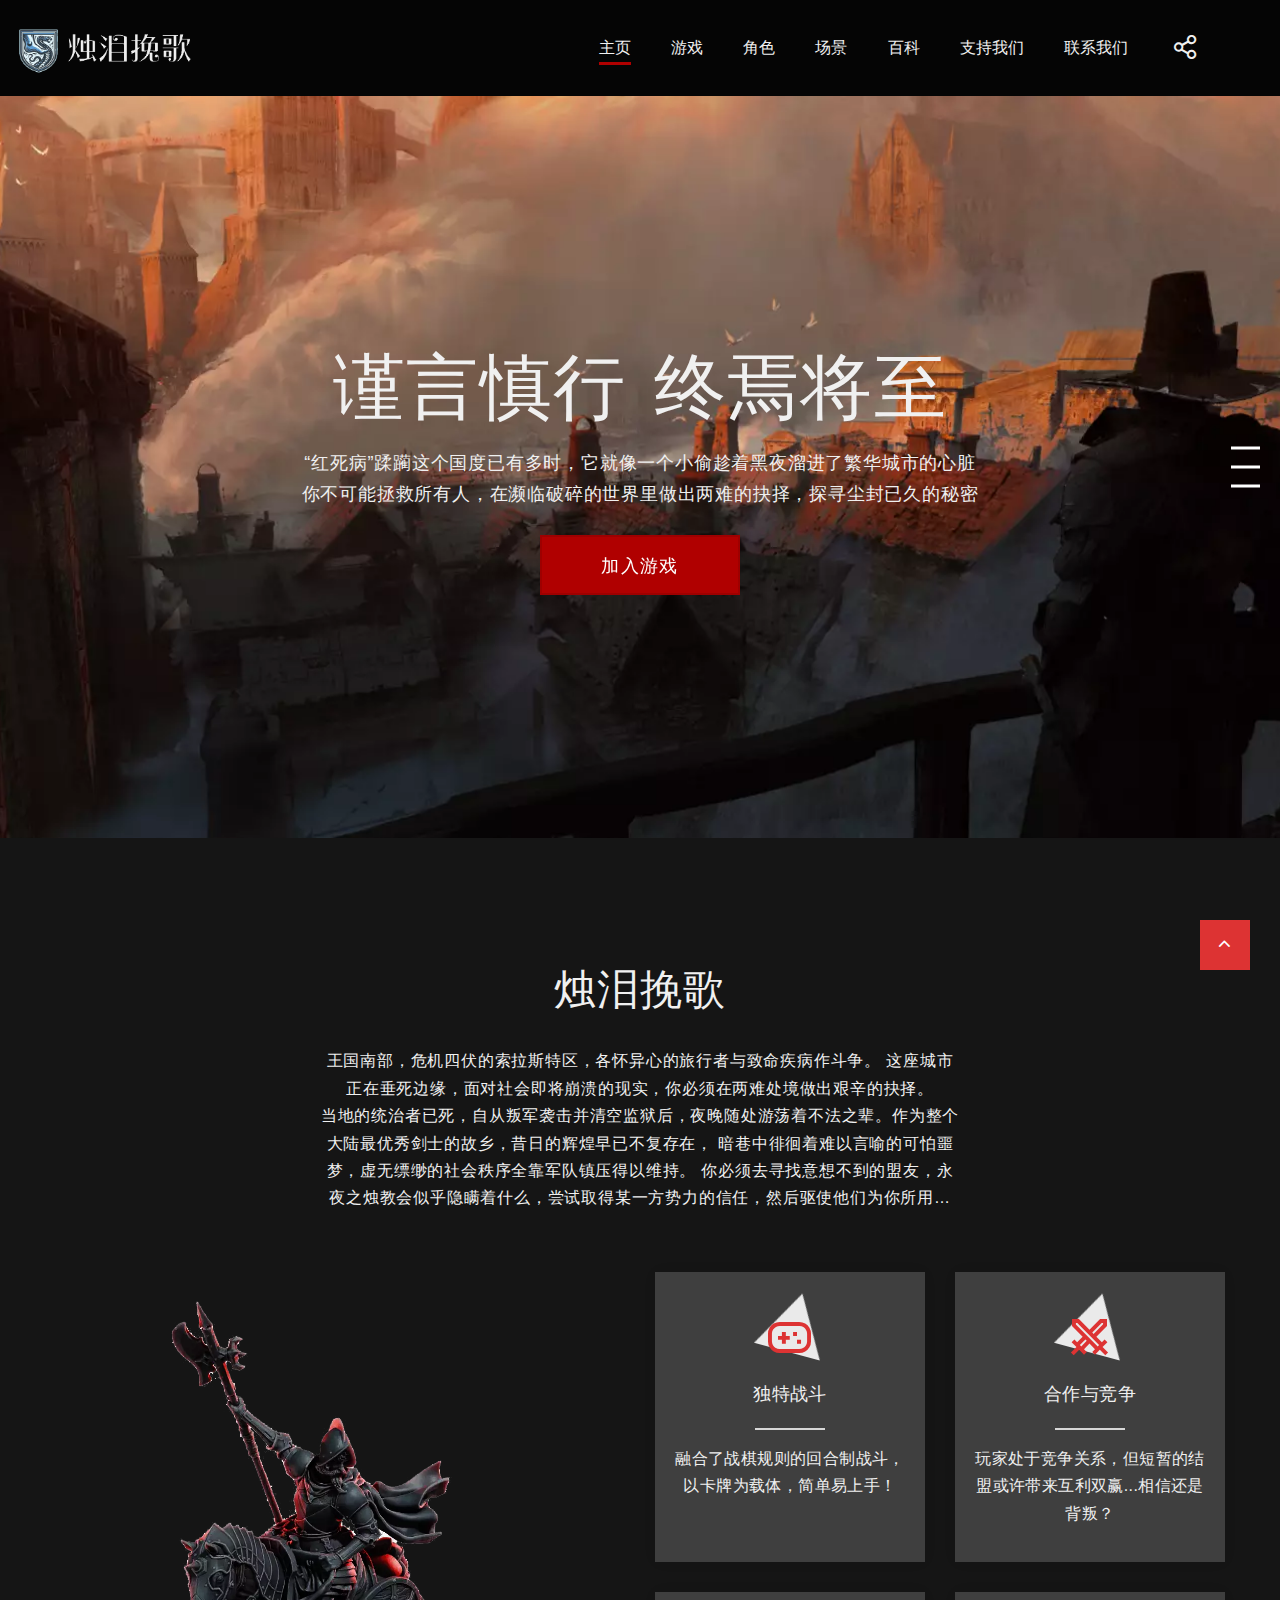
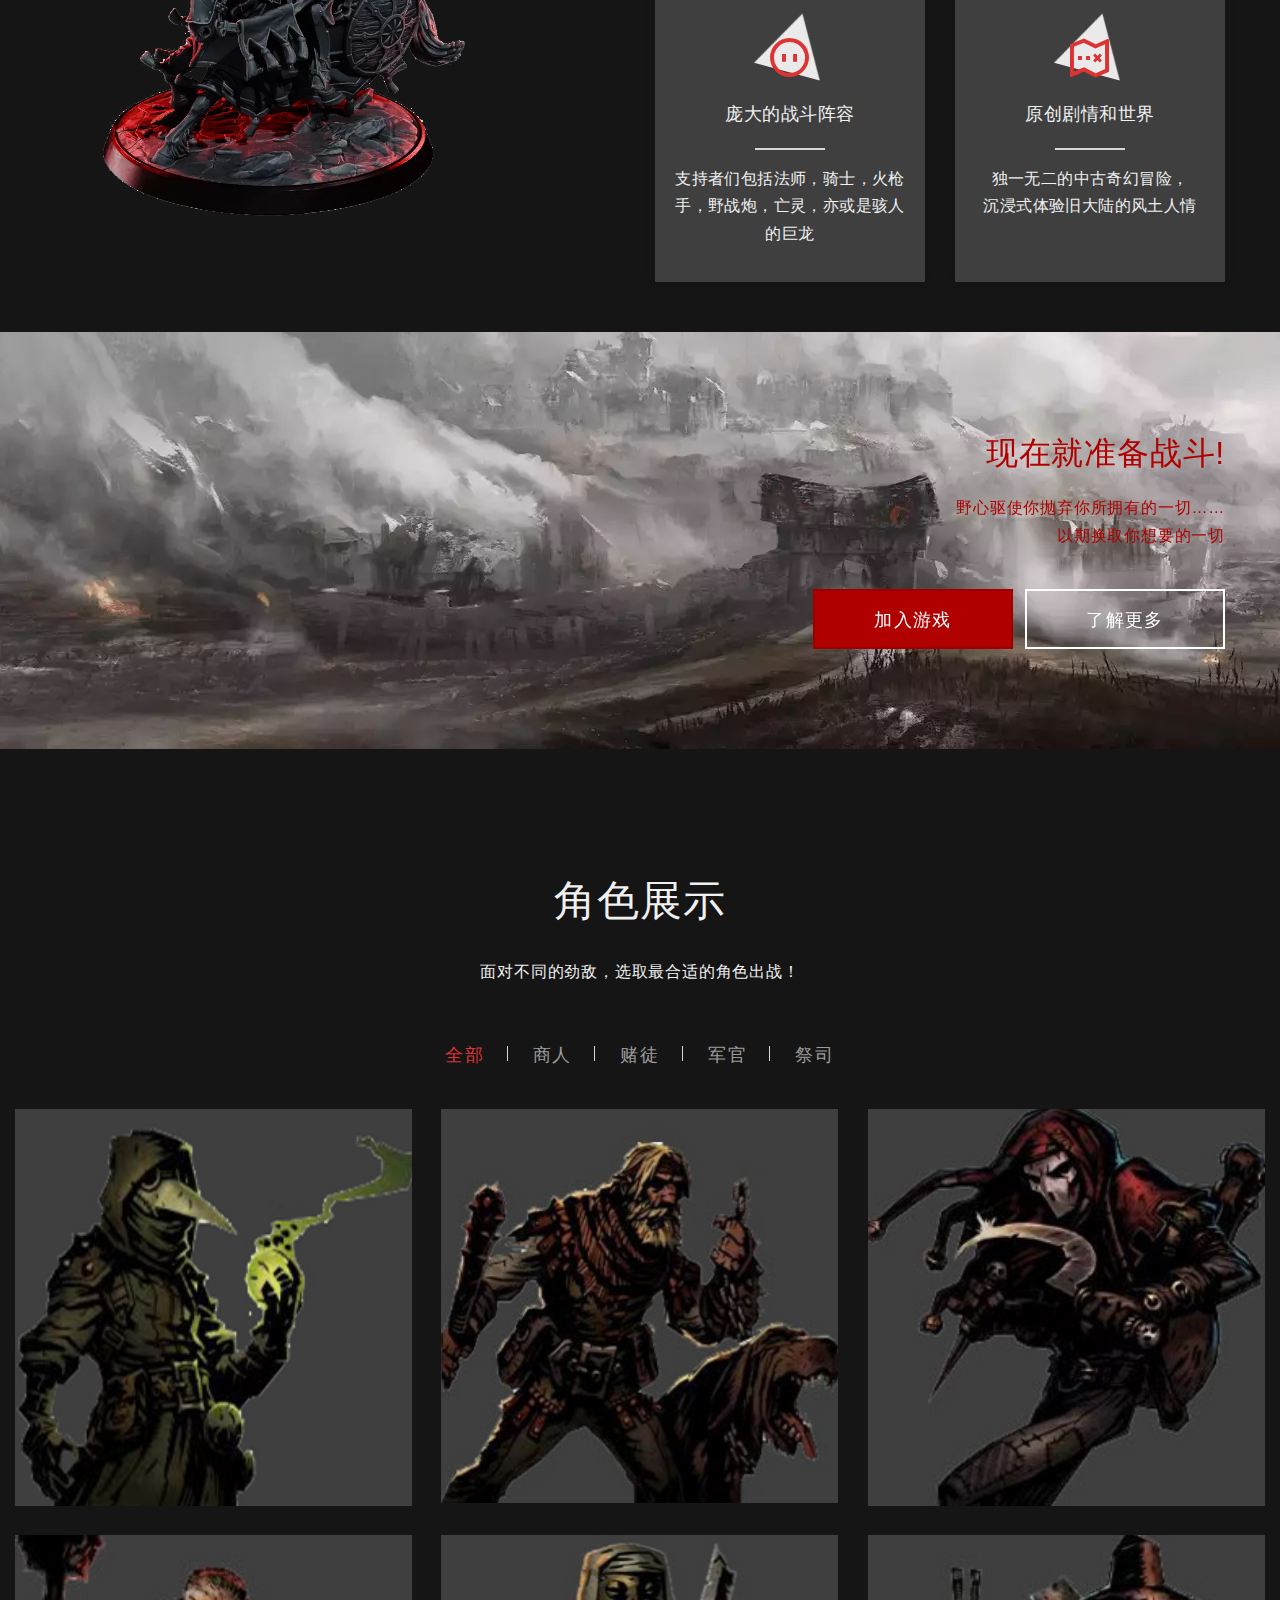
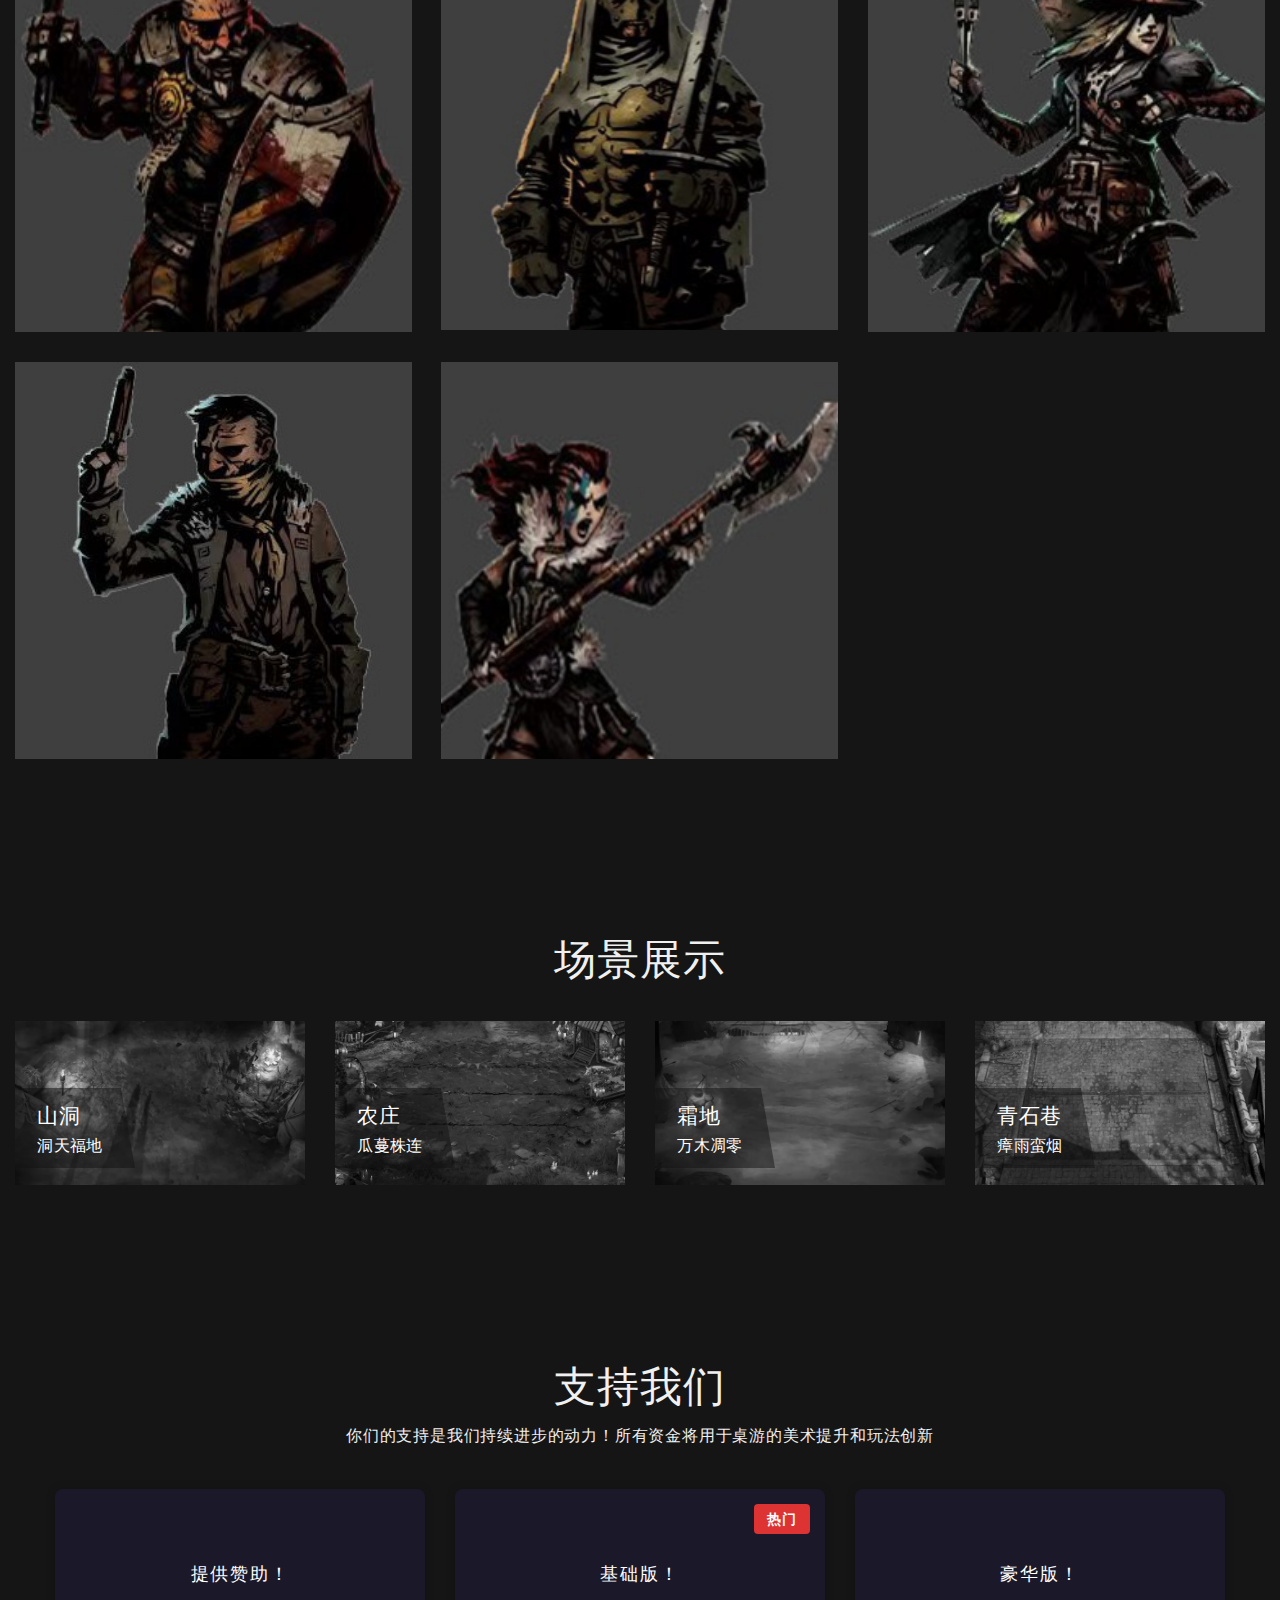
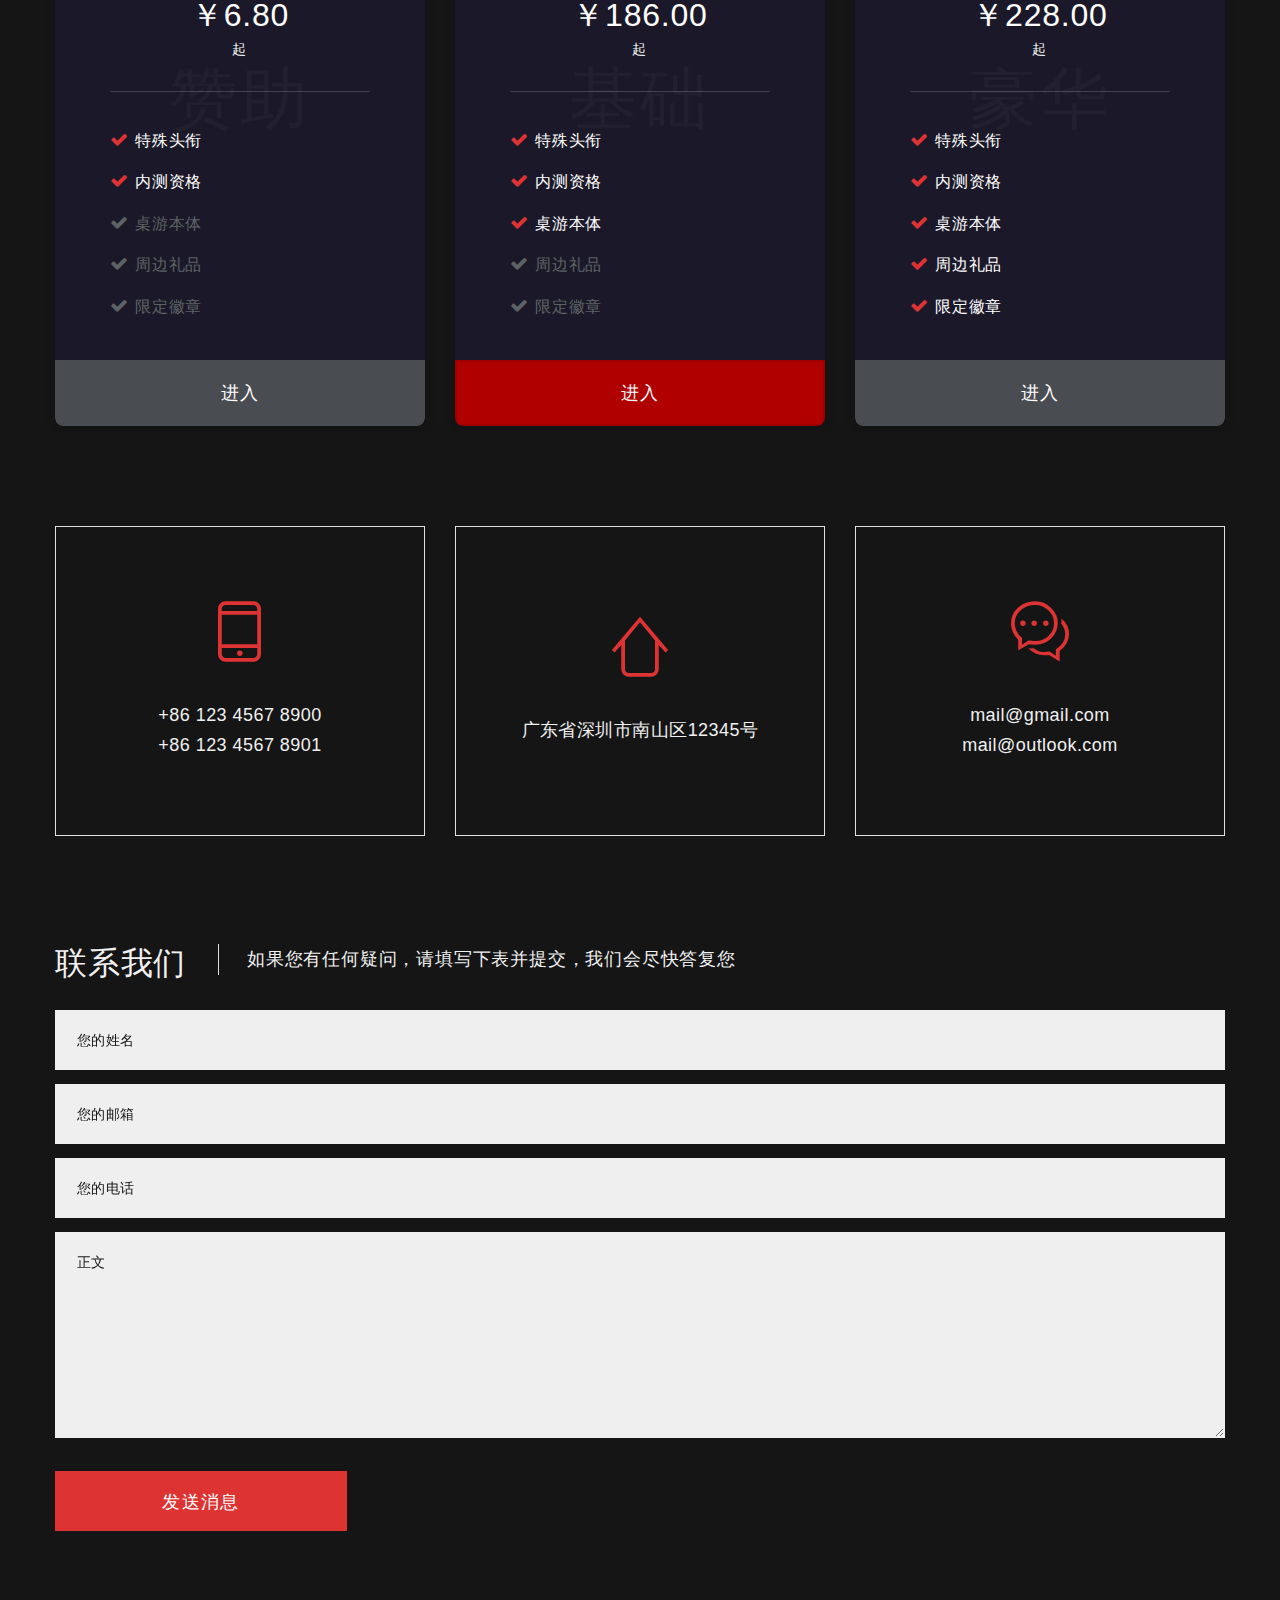
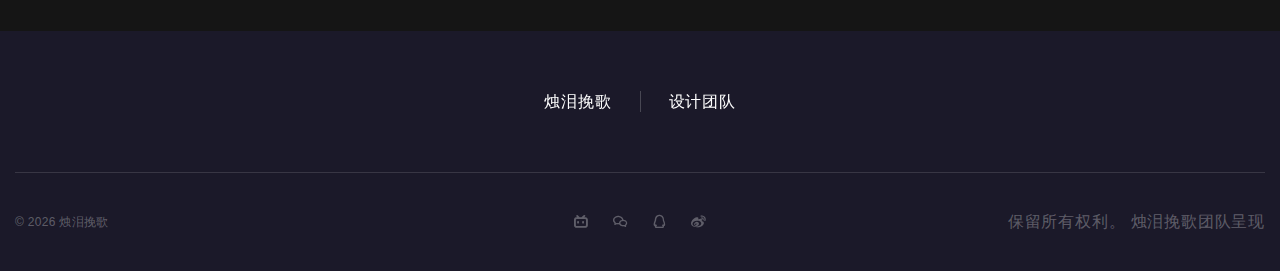
<file: site/index.html>
<!DOCTYPE html>
<html xmlns="wide-wow" xml:lang="en-US" lang="en-US" prefix="og: http://ogp.me/ns#"
  class="js no-touch progressive-image no-reduced-motion no-edge no-ie css-mask inline-video desktop no-tablet windows no-android no-retina no-safari no-old-safari no-chrome no-firefox no-iphone no-ipad no-old-macos"
  data-layout-name="get-ready-tax-holiday-2024-0711-bts-2024">

<head>
  <title>烛泪哀歌</title>
  <meta name="format-detection" content="telephone=no">
  <meta name="viewport"
    content="width=device-width, height=device-height, initial-scale=1.0, maximum-scale=1.0, user-scalable=0">
  <meta http-equiv="X-UA-Compatible" content="IE=edge">
  <meta charset="utf-8">
  <link rel="icon" href="images/favicon.ico" type="image/x-icon">
  <!-- Stylesheets-->
  <link href="css/remixicon.css" rel="stylesheet">

  <!-- <link rel="stylesheet" type="text/css"
    href="//fonts.googleapis.com/css?family=Poppins:400,500,600%7CTeko:300,400,500%7CMaven+Pro:500"> -->
  <link rel="stylesheet" href="css/bootstrap.css">
  <link rel="stylesheet" href="css/fonts.css">
  <link rel="stylesheet" href="css/style.css">
  <style>
    .ie-panel {
      display: none;
      background: #212121;
      padding: 10px 0;
      box-shadow: 3px 3px 5px 0 rgba(0, 0, 0, .3);
      clear: both;
      text-align: center;
      position: relative;
      z-index: 1;
    }

    html.ie-10 .ie-panel,
    html.lt-ie-10 .ie-panel {
      display: block;
    }
  </style>

  <!-- Gallery -->
  <meta http-equiv="Content-Type" content="text/html; charset=UTF-8">
  <link rel="stylesheet" href="./css/built.css" type="text/css">

</head>


<body>
  <div class="ie-panel"><a href="http://windows.microsoft.com/en-US/internet-explorer/">
    <!-- <imgsrc="images/ie8-panel/warning_bar_0000_us.jpg" height="42" width="820" -->
        alt="You are using an outdated browser. For a faster, safer browsing experience, upgrade for free today."></a>
  </div>
  <div class="preloader">
    <div class="preloader-body">
      <div class="cssload-container"><span></span><span></span><span></span><span></span>
      </div>
    </div>
  </div>
  <div class="page">
    <div id="home">
      <!-- Top Banner-->
      <!-- <a class="section section-banner text-center d-none d-xl-block"
        href="https://www.templatemonster.com/intense-multipurpose-html-template.html"
        style="background-image: url(images/banner/banner-bg-02-1920x60.jpg); background-image: -webkit-image-set( url(images/banner/banner-bg-02-1920x60.jpg) 1x, url(images/banner/banner-bg-02-3840x120.jpg) 2x )"
        target="_blank"><img src="images/banner/banner-fg-02-1600x60.png"
          srcset="images/banner/banner-fg-02-1600x60.png 1x, images/banner/banner-fg-02-3200x120.png 2x" alt=""
          width="1600" height="310"></a> -->
      <!-- Page Header-->
      <header class="section page-header">
        <!-- RD Navbar-->
        <div class="rd-navbar-wrap">
          <nav class="rd-navbar rd-navbar-classic" data-layout="rd-navbar-fixed" data-sm-layout="rd-navbar-fixed"
            data-md-layout="rd-navbar-fixed" data-md-device-layout="rd-navbar-fixed" data-lg-layout="rd-navbar-static"
            data-lg-device-layout="rd-navbar-fixed" data-xl-layout="rd-navbar-static"
            data-xl-device-layout="rd-navbar-static" data-xxl-layout="rd-navbar-static"
            data-xxl-device-layout="rd-navbar-static" data-lg-stick-up-offset="46px" data-xl-stick-up-offset="46px"
            data-xxl-stick-up-offset="46px" data-lg-stick-up="true" data-xl-stick-up="true" data-xxl-stick-up="true">
            <div class="rd-navbar-main-outer">
              <div class="rd-navbar-main">
                <!-- RD Navbar Panel-->
                <div class="rd-navbar-panel">
                  <!-- RD Navbar Toggle-->
                  <button class="rd-navbar-toggle" data-rd-navbar-toggle=".rd-navbar-nav-wrap"><span></span></button>
                  <!-- RD Navbar Brand-->
                  <div class="rd-navbar-brand"><a class="brand" href="index.html"><img src="pic/logo.png" alt=""
                        width="450" height="80" /></a></div>
                </div>
                <div class="rd-navbar-main-element">
                  <div class="rd-navbar-nav-wrap">
                    <!-- RD Navbar Share-->
                    <div class="rd-navbar-share fl-bigmug-line-share27" data-rd-navbar-toggle=".rd-navbar-share-list">
                      <ul class="list-inline rd-navbar-share-list">
                        <li class="rd-navbar-share-list-item"><a class="ri-bilibili-fill" href="#"></a></li>
                        <li class="rd-navbar-share-list-item"><a class="ri-wechat-line" href="#"></a></li>
                        <li class="rd-navbar-share-list-item"><a class="ri-qq-line" href="#"></a></li>
                        <li class="rd-navbar-share-list-item"><a class="ri-weibo-fill" href="#"></a></li>
                      </ul>
                    </div>
                    <ul class="rd-navbar-nav">
                      <li class="rd-nav-item active"><a class="rd-nav-link" href="#home">主页</a></li>
                      <li class="rd-nav-item"><a class="rd-nav-link" href="#services">游戏</a></li>
                      <li class="rd-nav-item"><a class="rd-nav-link" href="#characters">角色</a></li>
                      <li class="rd-nav-item"><a class="rd-nav-link" href="#scene">场景</a></li>
                      <li class="rd-nav-item"><a class="rd-nav-link" href="wiki">百科</a></li>
                      <li class="rd-nav-item"><a class="rd-nav-link" href="#news">支持我们</a></li>
                      <li class="rd-nav-item"><a class="rd-nav-link" href="#contacts">联系我们</a></li>
                    </ul>
                  </div>
                </div>
              </div>
            </div>
          </nav>
        </div>
      </header>

      <!-- Swiper-->
      <section class="section swiper-container swiper-slider swiper-slider-classic" data-loop="true"
        data-autoplay="4859" data-simulate-touch="true" data-direction="vertical" data-nav="false">
        <div class="swiper-wrapper text-center">
          <div class="swiper-slide" data-slide-bg="pic/bg3.webp">
            <div class="swiper-slide-caption section-md">
              <div class="container">
                <h1 data-caption-animate="fadeInLeft" data-caption-delay="0">谨言慎行 终焉将至</h1>
                <p class="text-width-large" data-caption-animate="fadeInRight" data-caption-delay="100">
                  “红死病”蹂躏这个国度已有多时，它就像一个小偷趁着黑夜溜进了繁华城市的心脏<br>
                  你不可能拯救所有人，在濒临破碎的世界里做出两难的抉择，探寻尘封已久的秘密
                </p><a class="button button-primary button-ujarak" href="#modalCta" data-toggle="modal"
                  data-caption-animate="fadeInUp" data-caption-delay="200">加入游戏</a>
              </div>
            </div>
          </div>
          <div class="swiper-slide" data-slide-bg="pic/bg2.webp">
            <div class="swiper-slide-caption section-md">
              <div class="container">
                <h1 data-caption-animate="fadeInLeft" data-caption-delay="0"> </h1>
                <p class="text-width-large" data-caption-animate="fadeInRight" data-caption-delay="100"> <br> </p><a
                  class="button button-primary button-ujarak" href="#modalCta" data-toggle="modal"
                  data-caption-animate="fadeInUp" data-caption-delay="200">加入游戏</a>
              </div>
            </div>
          </div>
          <div class="swiper-slide" data-slide-bg="pic/bg1.webp">
            <div class="swiper-slide-caption section-md">
              <div class="container">
                <h1 data-caption-animate="fadeInLeft" data-caption-delay="0"> </h1>
                <p class="text-width-large" data-caption-animate="fadeInRight" data-caption-delay="100"> <br>
                </p><a class="button button-primary button-ujarak" href="#modalCta" data-toggle="modal"
                  data-caption-animate="fadeInUp" data-caption-delay="200">加入游戏</a>
              </div>
            </div>
          </div>
        </div>
        <!-- Swiper Pagination-->
        <div class="swiper-pagination__module">
          <div class="swiper-pagination__fraction"><span class="swiper-pagination__fraction-index">00</span><span
              class="swiper-pagination__fraction-divider">/</span><span
              class="swiper-pagination__fraction-count">00</span></div>
          <div class="swiper-pagination__divider"></div>
          <div class="swiper-pagination"></div>
        </div>
      </section>


    </div>
    <!-- See all services-->
    <section class="section section-sm section-first bg-default text-center" id="services">

      <div class="container">
        <h2 class="wow fadeInLeft">烛泪挽歌</h2>
        <p class="quote-jean wow fadeInRight" data-wow-delay=".1s">王国南部，危机四伏的索拉斯特区，各怀异心的旅行者与致命疾病作斗争。
          这座城市正在垂死边缘，面对社会即将崩溃的现实，你必须在两难处境做出艰辛的抉择。<br>
          当地的统治者已死，自从叛军袭击并清空监狱后，夜晚随处游荡着不法之辈。作为整个大陆最优秀剑士的故乡，昔日的辉煌早已不复存在，
          暗巷中徘徊着难以言喻的可怕噩梦，虚无缥缈的社会秩序全靠军队镇压得以维持。
          你必须去寻找意想不到的盟友，永夜之烛教会似乎隐瞒着什么，尝试取得某一方势力的信任，然后驱使他们为你所用…
        </p>
        <div class="row row-30 justify-content-center">
          <div class="col-md-7 col-lg-5 col-xl-6 text-lg-left wow fadeInUp"><img src="pic/game.webp" alt="" width="415"
              height="592" />
          </div>
          <div class="col-lg-7 col-xl-6">
            <div class="row row-30">
              <div class="col-sm-6 wow fadeInRight" data-wow-delay=".0s">
                <article class="box-icon-modern box-icon-modern-2">
                  <div class="box-icon-modern-icon ri-gamepad-line"></div>
                  <h5 class="box-icon-modern-title"><a href="#">独特战斗</a></h5>
                  <div class="box-icon-modern-decor"></div>
                  <p class="box-icon-modern-text">融合了战棋规则的回合制战斗，<br>以卡牌为载体，简单易上手！
                  </p>
                </article>
              </div>
              <div class="col-sm-6 wow fadeInRight" data-wow-delay=".1s">
                <article class="box-icon-modern box-icon-modern-2">
                  <div class="box-icon-modern-icon ri-sword-line"></div>
                  <h5 class="box-icon-modern-title"><a href="#">合作与竞争</a></h5>
                  <div class="box-icon-modern-decor"></div>
                  <p class="box-icon-modern-text">玩家处于竞争关系，但短暂的结盟或许带来互利双赢...相信还是背叛？
                  </p>
                </article>
              </div>
              <div class="col-sm-6 wow fadeInRight" data-wow-delay=".2s">
                <article class="box-icon-modern box-icon-modern-2">
                  <div class="box-icon-modern-icon ri-outlet-line"></div>
                  <h5 class="box-icon-modern-title"><a href="#">庞大的战斗阵容</a></h5>
                  <div class="box-icon-modern-decor"></div>
                  <p class="box-icon-modern-text">支持者们包括法师，骑士，火枪手，野战炮，亡灵，亦或是骇人的巨龙

                  </p>
                </article>
              </div>
              <div class="col-sm-6 wow fadeInRight" data-wow-delay=".3s">
                <article class="box-icon-modern box-icon-modern-2">
                  <div class="box-icon-modern-icon ri-treasure-map-line"></div>
                  <h5 class="box-icon-modern-title"><a href="#">原创剧情和世界</a></h5>
                  <div class="box-icon-modern-decor"></div>
                  <p class="box-icon-modern-text">独一无二的中古奇幻冒险，<br>沉浸式体验旧大陆的风土人情</p>
                </article>
              </div>
            </div>
          </div>
        </div>
      </div>
    </section>


    <!-- Cta-->
    <section class="section section-fluid bg-default">
      <div class="parallax-container" data-parallax-img="pic/longbg.webp">
        <div class="parallax-content section-xl context-dark bg-overlay-68 bg-mobile-overlay">
          <div class="container">
            <div class="row row-30 justify-content-end text-right">
              <div class="col-sm-7">
                <h3 class="wow fadeInLeft">现在就准备战斗!</h3>
                <p>野心驱使你抛弃你所拥有的一切……<br>以期换取你想要的一切</p>
                <div class="group-sm group-middle group justify-content-end"><a
                    class="button button-primary button-ujarak" href="#modalCta" data-toggle="modal">加入游戏</a><a
                    class="button button-white-outline button-ujarak" href="wiki">了解更多</a></div>
              </div>
            </div>
          </div>
        </div>
      </div>
    </section>

    <!-- Latest Projects-->
    <section class="section section-sm section-fluid bg-default text-center" id="characters">
      <div class="container-fluid">
        <h2 class="wow fadeInLeft">角色展示</h2>
        <p class="quote-jean wow fadeInRight" data-wow-delay=".1s">面对不同的劲敌，选取最合适的角色出战！</p>
        <div class="isotope-filters isotope-filters-horizontal">
          <button
            class="isotope-filters-toggle button button-md button-icon button-icon-right button-default-outline button-wapasha"
            data-custom-toggle="#isotope-3" data-custom-toggle-hide-on-blur="true"
            data-custom-toggle-disable-on-blur="true"><span class="icon fa fa-caret-down"></span>分类</button>
          <ul class="isotope-filters-list" id="isotope-3">
            <li><a class="active" href="#" data-isotope-filter="*" data-isotope-group="gallery">全部</a></li>
            <li><a href="#" data-isotope-filter="Type 1" data-isotope-group="gallery">商人</a></li>
            <li><a href="#" data-isotope-filter="Type 2" data-isotope-group="gallery">赌徒</a></li>
            <li><a href="#" data-isotope-filter="Type 3" data-isotope-group="gallery">军官</a></li>
            <li><a href="#" data-isotope-filter="Type 4" data-isotope-group="gallery">祭司</a></li>
          </ul>
        </div>
        <div class="row row-30 isotope" data-isotope-layout="fitRows" data-isotope-group="gallery"
          data-lightgallery="group">
          <div class="col-sm-6 col-lg-4 col-xxl-3 isotope-item wow fadeInRight" data-filter="Type 4">
            <!-- Thumbnail Classic-->
            <article class="thumbnail thumbnail-classic thumbnail-md">
              <div class="thumbnail-classic-figure"><img src="pic/char1.png" alt="" width="420" height="350" />
              </div>
              <div class="thumbnail-classic-caption">
                <div class="thumbnail-classic-title-wrap"><a class="icon fl-bigmug-line-zoom60" href="pic/char1.png"
                    data-lightgallery="item"><img src="pic/char1.png" alt="" width="420" height="350" /></a>
                  <h5 class="thumbnail-classic-title"><a href="#">Hueytozoztli</a></h5>
                </div>
                <p class="thumbnail-classic-text">每场战斗限1次：将战斗回溯到己方上个回合，战斗结束后失去所有行动点。</p>
              </div>
            </article>
          </div>
          <div class="col-sm-6 col-lg-4 col-xxl-3 isotope-item wow fadeInRight" data-filter="Type 1"
            data-wow-delay=".1s">
            <!-- Thumbnail Classic-->
            <article class="thumbnail thumbnail-classic thumbnail-md">
              <div class="thumbnail-classic-figure"><img src="pic/char2.jpg" alt="" width="420" height="350" />
              </div>
              <div class="thumbnail-classic-caption">
                <div class="thumbnail-classic-title-wrap"><a class="icon fl-bigmug-line-zoom60" href="pic/char2.jpg"
                    data-lightgallery="item"><img src="pic/char2.jpg" alt="" width="420" height="350" /></a>
                  <h5 class="thumbnail-classic-title"><a href="#">Handeln als Agent</a></h5>
                </div>
                <p class="thumbnail-classic-text">每花费金币*2随机抽取1张单位牌（最多5张），下回合开始时放回牌库（不消耗食物）</p>
              </div>
            </article>
          </div>
          <div class="col-sm-6 col-lg-4 col-xxl-3 isotope-item wow fadeInRight" data-filter="Type 2"
            data-wow-delay=".2s">
            <!-- Thumbnail Classic-->
            <article class="thumbnail thumbnail-classic thumbnail-md">
              <div class="thumbnail-classic-figure"><img src="pic/char3.jpg" alt="" width="420" height="350" />
              </div>
              <div class="thumbnail-classic-caption">
                <div class="thumbnail-classic-title-wrap"><a class="icon fl-bigmug-line-zoom60" href="pic/char3.jpg"
                    data-lightgallery="item"><img src="pic/char3.jpg" alt="" width="420" height="350" /></a>
                  <h5 class="thumbnail-classic-title"><a href="#">Card Sharp</a></h5>
                </div>
                <p class="thumbnail-classic-text">消耗下回合1个行动点，使骰子点数+1/-1，或者重新投掷该骰子</p>
              </div>
            </article>
          </div>
          <div class="col-sm-6 col-lg-4 col-xxl-3 isotope-item wow fadeInRight" data-filter="Type 3"
            data-wow-delay=".3s">
            <!-- Thumbnail Classic-->
            <article class="thumbnail thumbnail-classic thumbnail-md">
              <div class="thumbnail-classic-figure"><img src="pic/char4.jpg" alt="" width="420" height="350" />
              </div>
              <div class="thumbnail-classic-caption">
                <div class="thumbnail-classic-title-wrap"><a class="icon fl-bigmug-line-zoom60" href="pic/char4.jpg"
                    data-lightgallery="item"><img src="pic/char4.jpg" alt="" width="420" height="350" /></a>
                  <h5 class="thumbnail-classic-title"><a href="#">Streng bewacht</a></h5>
                </div>
                <p class="thumbnail-classic-text">花费5金币，将拒马升级为哨塔（最大数量2）。哨塔可以查看相邻地区玩家状态</p>
              </div>
            </article>
          </div>
          <div class="col-sm-6 col-lg-4 col-xxl-3 isotope-item wow fadeInLeft" data-filter="Type 3">
            <!-- Thumbnail Classic-->
            <article class="thumbnail thumbnail-classic thumbnail-md">
              <div class="thumbnail-classic-figure"><img src="pic/char5.jpg" alt="" width="420" height="350" />
              </div>
              <div class="thumbnail-classic-caption">
                <div class="thumbnail-classic-title-wrap"><a class="icon fl-bigmug-line-zoom60" href="pic/char5.jpg"
                    data-lightgallery="item"><img src="pic/char5.jpg" alt="" width="420" height="350" /></a>
                  <h5 class="thumbnail-classic-title"><a href="#">Schießtraining</a></h5>
                </div>
                <p class="thumbnail-classic-text">麾下远程单位获得“精准”</p>
              </div>
            </article>
          </div>
          <div class="col-sm-6 col-lg-4 col-xxl-3 isotope-item wow fadeInLeft" data-filter="Type 1"
            data-wow-delay=".1s">
            <!-- Thumbnail Classic-->
            <article class="thumbnail thumbnail-classic thumbnail-md">
              <div class="thumbnail-classic-figure"><img src="pic/char6.jpg" alt="" width="420" height="350" />
              </div>
              <div class="thumbnail-classic-caption">
                <div class="thumbnail-classic-title-wrap"><a class="icon fl-bigmug-line-zoom60" href="pic/char6.jpg"
                    data-lightgallery="item"><img src="pic/char6.jpg" alt="" width="420" height="350" /></a>
                  <h5 class="thumbnail-classic-title"><a href="#">Bluff</a></h5>
                </div>
                <p class="thumbnail-classic-text">获得50点士气，之后每回合失去5点士气</p>
              </div>
            </article>
          </div>
          <div class="col-sm-6 col-lg-4 col-xxl-3 isotope-item wow fadeInLeft" data-filter="Type 2"
            data-wow-delay=".2s">
            <!-- Thumbnail Classic-->
            <article class="thumbnail thumbnail-classic thumbnail-md">
              <div class="thumbnail-classic-figure"><img src="pic/char7.jpg" alt="" width="420" height="350" />
              </div>
              <div class="thumbnail-classic-caption">
                <div class="thumbnail-classic-title-wrap"><a class="icon fl-bigmug-line-zoom60" href="pic/char7.jpg"
                    data-lightgallery="item"><img src="pic/char7.jpg" alt="" width="420" height="350" /></a>
                  <h5 class="thumbnail-classic-title"><a href="#">Show hand</a></h5>
                </div>
                <p class="thumbnail-classic-text">濒死时，抛硬币猜正反面，猜对恢复1点生命值</p>
              </div>
            </article>
          </div>
          <div class="col-sm-6 col-lg-4 col-xxl-3 isotope-item wow fadeInLeft" data-filter="Type 3"
            data-wow-delay=".3s">
            <!-- Thumbnail Classic-->
            <article class="thumbnail thumbnail-classic thumbnail-md">
              <div class="thumbnail-classic-figure"><img src="pic/char8.jpg" alt="" width="420" height="350" />
              </div>
              <div class="thumbnail-classic-caption">
                <div class="thumbnail-classic-title-wrap"><a class="icon fl-bigmug-line-zoom60" href="pic/char8.jpg"
                    data-lightgallery="item"><img src="pic/char8.jpg" alt="" width="420" height="350" /></a>
                  <h5 class="thumbnail-classic-title"><a href="#">Belästigungsstrategie</a></h5>
                </div>
                <p class="thumbnail-classic-text">麾下骑兵单位获得“迂回”</p>
              </div>
            </article>
          </div>
        </div>
      </div>
    </section>

    <!-- Years of experience-->
    <!-- <section class="section section-sm bg-default">
      <div class="container">
        <div class="row row-30 row-xl-24 justify-content-center align-items-center align-items-lg-start text-left">
          <div class="col-md-6 col-lg-5 col-xl-4 text-center"><a class="text-img" href="#">
              <div id="particles-js"></div><span class="counter">10</span>
            </a></div>
          <div class="col-sm-8 col-md-6 col-lg-5 col-xl-4">
            <div class="text-width-extra-small offset-top-lg-24 wow fadeInUp">
              <h3 class="title-decoration-lines-left">Years of Experience</h3>
              <p class="text-gray-500">RatherApp is a team of highly experienced app designers and developers creating
                unique software for you.</p><a class="button button-secondary button-pipaluk" href="#">Get in touch</a>
            </div>
          </div>
          <div class="col-sm-10 col-md-8 col-lg-6 col-xl-4 wow fadeInRight" data-wow-delay=".1s">
            <div class="row justify-content-center border-2-column offset-top-xl-26">
              <div class="col-9 col-sm-6">
                <div class="counter-amy">
                  <div class="counter-amy-number"><span class="counter">2</span><span class="symbol">k</span>
                  </div>
                  <h6 class="counter-amy-title">apps developed</h6>
                </div>
              </div>
              <div class="col-9 col-sm-6">
                <div class="counter-amy">
                  <div class="counter-amy-number"><span class="counter">40</span>
                  </div>
                  <h6 class="counter-amy-title">Consultants</h6>
                </div>
              </div>
              <div class="col-9 col-sm-6">
                <div class="counter-amy">
                  <div class="counter-amy-number"><span class="counter">12</span>
                  </div>
                  <h6 class="counter-amy-title">Awards won</h6>
                </div>
              </div>
              <div class="col-9 col-sm-6">
                <div class="counter-amy">
                  <div class="counter-amy-number"><span class="counter">160</span>
                  </div>
                  <h6 class="counter-amy-title">Employees</h6>
                </div>
              </div>
            </div>
          </div>
          <div class="col-lg-6 col-xl-12 align-self-center">
            <div class="row row-30 justify-content-center">
              <div class="col-sm-6 col-md-5 col-lg-6 col-xl-3 wow fadeInLeft"><a class="clients-classic" href="#"><img
                    src="images/clients-9-270x117.png" alt="" width="270" height="117" /></a></div>
              <div class="col-sm-6 col-md-5 col-lg-6 col-xl-3 wow fadeInLeft" data-wow-delay=".1s"><a
                  class="clients-classic" href="#"><img src="images/clients-10-270x117.png" alt="" width="270"
                    height="117" /></a></div>
              <div class="col-sm-6 col-md-5 col-lg-6 col-xl-3 wow fadeInLeft" data-wow-delay=".2s"><a
                  class="clients-classic" href="#"><img src="images/clients-3-270x117.png" alt="" width="270"
                    height="117" /></a></div>
              <div class="col-sm-6 col-md-5 col-lg-6 col-xl-3 wow fadeInLeft" data-wow-delay=".3s"><a
                  class="clients-classic" href="#"><img src="images/clients-11-270x117.png" alt="" width="270"
                    height="117" /></a></div>
            </div>
          </div>
        </div>
      </div>
    </section> -->

    <!-- Meet The Team-->
    <section class="section section-sm section-fluid bg-default" id="scene">
      <div class="container-fluid">
        <h2>场景展示</h2>
        <div class="row row-sm row-30 justify-content-center">
          <div class="col-md-6 col-lg-5 col-xl-3 wow fadeInRight">
            <!-- Team Classic-->
            <article class="team-classic team-classic-lg"><a class="team-classic-figure" href="#"><img
                  src="pic/scene1.webp" alt="" width="420" height="424" /></a>
              <div class="team-classic-caption">
                <h4 class="team-classic-name"><a href="#">山洞</a></h4>
                <p class="team-classic-status">洞天福地</p>
              </div>
            </article>
          </div>
          <div class="col-md-6 col-lg-5 col-xl-3 wow fadeInRight" data-wow-delay=".1s">
            <!-- Team Classic-->
            <article class="team-classic team-classic-lg"><a class="team-classic-figure" href="#"><img
                  src="pic/scene2.webp" alt="" width="420" height="424" /></a>
              <div class="team-classic-caption">
                <h4 class="team-classic-name"><a href="#">农庄</a></h4>
                <p class="team-classic-status">瓜蔓株连</p>
              </div>
            </article>
          </div>
          <div class="col-md-6 col-lg-5 col-xl-3 wow fadeInRight" data-wow-delay=".2s">
            <!-- Team Classic-->
            <article class="team-classic team-classic-lg"><a class="team-classic-figure" href="#"><img
                  src="pic/scene3.webp" alt="" width="420" height="424" /></a>
              <div class="team-classic-caption">
                <h4 class="team-classic-name"><a href="#">霜地</a></h4>
                <p class="team-classic-status">万木凋零</p>
              </div>
            </article>
          </div>
          <div class="col-md-6 col-lg-5 col-xl-3 wow fadeInRight" data-wow-delay=".3s">
            <!-- Team Classic-->
            <article class="team-classic team-classic-lg"><a class="team-classic-figure" href="#"><img
                  src="pic/scene4.webp" alt="" width="420" height="424" /></a>
              <div class="team-classic-caption">
                <h4 class="team-classic-name"><a href="#">青石巷</a></h4>
                <p class="team-classic-status">瘴雨蛮烟 </p>
              </div>
            </article>
          </div>
        </div>
      </div>
    </section>



    <!-- Pricing-->
    <section class="section section-sm section-bottom-70 section-fluid bg-default" , id="news">
      <div class="container">
        <h2>支持我们</h2>
        <p>你们的支持是我们持续进步的动力！所有资金将用于桌游的美术提升和玩法创新</p>
        <div class="row row-30 justify-content-center">
          <div class="col-md-6 col-lg-5 col-xl-4">
            <div class="box-pricing box-pricing-black">
              <div class="box-pricing-body">
                <h5 class="box-pricing-title">提供赞助！</h5>
                <h3 class="box-pricing-price">￥6.80</h3>
                <div class="box-pricing-time">起</div>
                <div class="box-pricing-divider">
                  <div class="divider"></div><span>赞助</span>
                </div>
                <ul class="box-pricing-list">
                  <li class="active">特殊头衔</li>
                  <li class="active">内测资格</li>
                  <li>桌游本体</li>
                  <li>周边礼品</li>
                  <li>限定徽章</li>
                </ul>
              </div>
              <div class="box-pricing-button"><a class="button button-lg button-block button-gray-4" href="#">进入</a>
              </div>
            </div>
          </div>
          <div class="col-md-6 col-lg-5 col-xl-4">
            <div class="box-pricing box-pricing-black box-pricing-popular">
              <div class="box-pricing-body">
                <h5 class="box-pricing-title">基础版！</h5>
                <h3 class="box-pricing-price">￥186.00</h3>
                <div class="box-pricing-time">起</div>
                <div class="box-pricing-divider">
                  <div class="divider"></div><span>基础</span>
                </div>
                <ul class="box-pricing-list">
                  <li class="active">特殊头衔</li>
                  <li class="active">内测资格</li>
                  <li class="active">桌游本体</li>
                  <li>周边礼品</li>
                  <li>限定徽章</li>
                </ul>
              </div>
              <div class="box-pricing-button"><a class="button button-lg button-block button-primary" href="#">进入</a>
              </div>
              <div class="box-pricing-badge">热门</div>
            </div>
          </div>
          <div class="col-md-6 col-lg-5 col-xl-4">
            <div class="box-pricing box-pricing-black">
              <div class="box-pricing-body">
                <h5 class="box-pricing-title">豪华版！</h5>
                <h3 class="box-pricing-price">￥228.00</h3>
                <div class="box-pricing-time">起</div>
                <div class="box-pricing-divider">
                  <div class="divider"></div><span>豪华</span>
                </div>
                <ul class="box-pricing-list">
                  <li class="active">特殊头衔</li>
                  <li class="active">内测资格</li>
                  <li class="active">桌游本体</li>
                  <li class="active">周边礼品</li>
                  <li class="active">限定徽章</li>
                </ul>
              </div>
              <div class="box-pricing-button"><a class="button button-lg button-block button-gray-4" href="#">进入</a>
              </div>
            </div>
          </div>
        </div>
      </div>
    </section>

    <!-- Contact information-->
    <section class="section section-sm bg-default">
      <div class="container">
        <div class="row row-30 justify-content-center">
          <div class="col-sm-8 col-md-6 col-lg-4">
            <article class="box-contacts">
              <div class="box-contacts-body">
                <div class="box-contacts-icon fl-bigmug-line-cellphone55"></div>
                <div class="box-contacts-decor"></div>
                <p class="box-contacts-link"><a href="tel:#">+86 123 4567 8900</a></p>
                <p class="box-contacts-link"><a href="tel:#">+86 123 4567 8901</a></p>
              </div>
            </article>
          </div>
          <div class="col-sm-8 col-md-6 col-lg-4">
            <article class="box-contacts">
              <div class="box-contacts-body">
                <div class="box-contacts-icon fl-bigmug-line-up104"></div>
                <div class="box-contacts-decor"></div>
                <p class="box-contacts-link"><a href="#">广东省深圳市南山区12345号</a></p>
              </div>
            </article>
          </div>
          <div class="col-sm-8 col-md-6 col-lg-4">
            <article class="box-contacts">
              <div class="box-contacts-body">
                <div class="box-contacts-icon fl-bigmug-line-chat55"></div>
                <div class="box-contacts-decor"></div>
                <p class="box-contacts-link"><a href="mailto:#">mail@gmail.com</a></p>
                <p class="box-contacts-link"><a href="mailto:#">mail@outlook.com</a></p>
              </div>
            </article>
          </div>
        </div>
      </div>
    </section>

    <!-- Contact Form-->
    <section class="section section-sm section-last bg-default text-left" id="contacts">
      <div class="container">
        <article class="title-classic">
          <div class="title-classic-title">
            <h3>联系我们</h3>
          </div>
          <div class="title-classic-text">
            <p>如果您有任何疑问，请填写下表并提交，我们会尽快答复您</p>
          </div>
        </article>
        <form id="contactForm" class="rd-form rd-form-variant-2 rd-mailform" data-form-output="form-output-global"
          data-form-type="contact-modal" method="post" action="/api/post">
          <div class="row row-14 gutters-14">
            <div class="col-12">
              <div class="form-wrap">
                <input class="form-input" id="contact-modal-name" type="text" name="name" data-constraints="@Required">
                <label class="form-label" for="contact-modal-name">您的姓名</label>
              </div>
            </div>
            <div class="col-12">
              <div class="form-wrap">
                <input class="form-input" id="contact-modal-email" type="email" name="email"
                  data-constraints="@Email @Required">
                <label class="form-label" for="contact-modal-email">您的邮箱</label>
              </div>
            </div>
            <div class="col-12">
              <div class="form-wrap">
                <input class="form-input" id="contact-modal-phone" type="text" name="phone" data-constraints="@Numeric">
                <label class="form-label" for="contact-modal-phone">您的电话</label>
              </div>
            </div>
            <div class="col-12">
              <div class="form-wrap">
                <label class="form-label" for="contact-modal-message">正文</label>
                <textarea class="form-input textarea-lg" id="contact-modal-message" name="message"
                  data-constraints="@Required"></textarea>
              </div>
            </div>
          </div>
          <button class="button button-primary button-pipaluk" type="submit">发送消息</button>
        </form>
      </div>
    </section>


    <!-- Page Footer-->
    <footer class="section section-fluid footer-minimal context-dark">
      <div class="bg-gray-15">
        <div class="container-fluid">
          <div class="footer-minimal-inset oh">
            <ul class="footer-list-category-2">
              <li><a href="#">烛泪挽歌</a></li>
              <li><a href="#">设计团队</a></li>
              <!-- <li><a href="#">Android/iOS Apps</a></li>
              <li><a href="#">Cloud Solutions</a></li>
              <li><a href="#">Customer Support</a></li> -->
            </ul>
          </div>
          <div class="footer-minimal-bottom-panel text-sm-left">
            <div class="row row-10 align-items-md-center">
              <div class="col-sm-6 col-md-4 text-sm-right text-md-center">
                <div>
                  <ul class="list-inline list-inline-sm footer-social-list-2">
                    <li><a class="icon ri-bilibili-fill" href="#"></a></li>
                    <li><a class="icon ri-wechat-line" href="#"></a></li>
                    <li><a class="icon ri-qq-line" href="#"></a></li>
                    <li><a class="icon ri-weibo-fill" href="#"></a></li>
                  </ul>
                </div>
              </div>
              <div class="col-sm-6 col-md-4 order-sm-first">
                <!-- Rights-->
                <p class="rights"><span>&copy;&nbsp;</span><span class="copyright-year"></span> <span>烛泪挽歌</span>
                </p>
              </div>
              <div class="col-sm-6 col-md-4 text-md-right"><span>保留所有权利。</span>
                <span>烛泪挽歌团队呈现</a></span>
              </div>
            </div>
          </div>
        </div>
      </div>
    </footer>

    <div class="modal fade" id="modalCta" tabindex="-1" role="dialog" aria-hidden="true">
      <div class="modal-dialog" role="document">
        <div class="modal-content">
          <div class="modal-header">
            <h4>联系我们</h4>
            <button class="close" type="button" data-dismiss="modal" aria-label="Close"><span
                aria-hidden="true">×</span></button>
          </div>
          <div class="modal-body">

            <form id="contactForm" class="rd-form rd-form-variant-2 rd-mailform" data-form-output="form-output-global"
              data-form-type="contact-modal" method="post" action="/api/post">
              <div class="row row-14 gutters-14">
                <div class="col-12">
                  <div class="form-wrap">
                    <input class="form-input" id="contact-modal-name" type="text" name="name"
                      data-constraints="@Required">
                    <label class="form-label" for="contact-modal-name">您的姓名</label>
                  </div>
                </div>
                <div class="col-12">
                  <div class="form-wrap">
                    <input class="form-input" id="contact-modal-email" type="email" name="email"
                      data-constraints="@Email @Required">
                    <label class="form-label" for="contact-modal-email">您的邮箱</label>
                  </div>
                </div>
                <div class="col-12">
                  <div class="form-wrap">
                    <input class="form-input" id="contact-modal-phone" type="text" name="phone"
                      data-constraints="@Numeric">
                    <label class="form-label" for="contact-modal-phone">您的电话</label>
                  </div>
                </div>
                <div class="col-12">
                  <div class="form-wrap">
                    <label class="form-label" for="contact-modal-message">正文</label>
                    <textarea class="form-input textarea-lg" id="contact-modal-message" name="message"
                      data-constraints="@Required"></textarea>
                  </div>
                </div>
              </div>
              <button class="button button-primary button-pipaluk" type="submit">发送消息</button>
            </form>
          </div>
        </div>
      </div>
    </div>
  </div>
  <!-- Global Mailform Output-->
  <div class="snackbars" id="form-output-global"></div>
  <!-- Javascript-->
  <script src="js/core.min.js"></script>
  <script src="js/sendmsg.js"></script>
  <script src="js/script.js"></script>
  <script src="js/main.built.js"></script>

</body>

</html>
</file>
<file: site/css/style.css>
@charset "UTF-8";
/*
* Trunk version 2.0.0
*/
/*
*
* Contexts
*/
a:focus,
button:focus {
	outline: none !important;
}

button::-moz-focus-inner {
	border: 0;
}

*:focus {
	outline: none;
}

blockquote {
	padding: 0;
	margin: 0;
}

input,
button,
select,
textarea {
	outline: none;
}

label {
	margin-bottom: 0;
}

p {
	margin: 0;
}

ul,
ol {
	list-style: none;
	padding: 0;
	margin: 0;
}

ul li,
ol li {
	display: block;
}

dl {
	margin: 0;
}

dt,
dd {
	line-height: inherit;
}

dt {
	font-weight: inherit;
}

dd {
	margin-bottom: 0;
}

cite {
	font-style: normal;
}

form {
	margin-bottom: 0;
}

blockquote {
	padding-left: 0;
	border-left: 0;
}

address {
	margin-top: 0;
	margin-bottom: 0;
}

figure {
	margin-bottom: 0;
}

html p a:hover {
	text-decoration: none;
}

/*
*
* Typography
*/
body {
	font-family: "Poppins", -apple-system, BlinkMacSystemFont, "Segoe UI", Roboto, "Helvetica Neue", Arial, sans-serif;
	font-size: 16px;
	line-height: 1.71429;
	font-weight: 500;
	letter-spacing: .05em;
	color: #f0f0f0;
	/*页面主体文字颜色*/
	background-color: #151515;
	/*页面背景颜色*/
	-webkit-text-size-adjust: none;
	-webkit-font-smoothing: subpixel-antialiased;
}

h1, h2, h3, h4, h5, h6, [class*='heading-'] {
	margin-top: 0;
	margin-bottom: 0;
	font-weight: 500;
	font-family: "Poppins", -apple-system, BlinkMacSystemFont, "Segoe UI", Roboto, "Helvetica Neue", Arial, sans-serif;
	color: #f0f0f0;
	/*标题颜色*/
	text-transform: capitalize;
	letter-spacing: .024em;
	word-spacing: .05em;
}

h1 a, h2 a, h3 a, h4 a, h5 a, h6 a, [class*='heading-'] a {
	color: inherit;
}

h1 a:hover, h2 a:hover, h3 a:hover, h4 a:hover, h5 a:hover, h6 a:hover, [class*='heading-'] a:hover {
	color: #dd3333;
}

h1,
.heading-1 {
	word-spacing: .08em;
	font-size: 42px;
	line-height: 1.30556;
}

@media (min-width: 992px) {
	h1,
	.heading-1 {
		font-size: 72px;
	}
}

h2,
.heading-2 {
	font-size: 36px;
	margin-top: 70px;
	line-height: 1.5;
}

@media (min-width: 992px) {
	h2,
	.heading-2 {
		font-size: 42px;
	}
}

h3,
.heading-3 {
	font-size: 32px;
	line-height: 1.3125;
}

h4,
.heading-4 {
	color : #cb2027;
	font-size: 21px;
	line-height: 1.71429;
}

h5,
.heading-5 {
	font-size: 18px;
	line-height: 1.71429;
}

h6,
.heading-6 {
	font-size: 16px;
	line-height: 1.125;
	text-transform: uppercase;
}

small,
.small {
	display: block;
	font-size: 12px;
	line-height: 1.5;
}

mark,
.mark {
	padding: 2px 4px;
	color: #ffffff;
	background: #151515;
}

.big {
	font-size: 18px;
	line-height: 1.55556;
}

.lead {
	font-size: 24px;
	line-height: 34px;
	font-weight: 300;
}

code {
	padding: 10px 5px;
	border-radius: 0.2rem;
	font-size: 90%;
	color: #111111;
	background: #f2f2f2;
}

p [data-toggle='tooltip'] {
	color: #b7b7b7;
}

p [style*='max-width'] {
	display: inline-block;
}

/*
*
* Brand
*/
.brand {
	display: inline-block;
}

.brand .brand-logo-light {
	display: none;
}

.brand .brand-logo-dark {
	display: block;
}

/*
*
* Links
*/
a {
	transition: all 0.3s ease-in-out;
}

a, a:focus, a:active, a:hover {
	text-decoration: none;
}

a, a:focus, a:active {
	color: #dd3333;
}

a:hover {
	color: #1a4eff;
}

a[href*='tel'], a[href*='mailto'] {
	white-space: nowrap;
}

.link-hover {
	color: #1a4eff;
}

.link-press {
	color: #1a4eff;
}

.privacy-link {
	display: inline-block;
}

* + .privacy-link {
	margin-top: 40px;
}

.link-classic {
	display: inline-block;
	font-size: 18px;
	line-height: 1.334;
	letter-spacing: .1em;
	text-transform: uppercase;
	font-family: "Poppins", -apple-system, BlinkMacSystemFont, "Segoe UI", Roboto, "Helvetica Neue", Arial, sans-serif;
}

.link-classic, .link-classic:focus, .link-classic:active {
	color: rgba(21, 21, 21, 0.4);
}

.link-classic:hover {
	color: #151515;
}

.link-classic span {
	display: inline-flex;
	vertical-align: middle;
	align-items: center;
	justify-content: space-between;
	margin: 0 0 3px 10px;
	line-height: 24px;
	width: 25px;
	opacity: .13;
	transition: all .3s ease;
}

.link-classic span::before, .link-classic span::after {
	display: inline-block;
	vertical-align: middle;
	content: '';
	transition: inherit;
}

.link-classic span::before {
	height: 2px;
	flex-grow: 1;
	background-color: #151515;
}

.link-classic span::after {
	width: 0;
	height: 0;
	margin-left: 3px;
	border-style: solid;
	border-width: 3px 0 3px 6px;
	border-color: transparent transparent transparent #151515;
}

.link-classic:hover span {
	width: 40px;
	opacity: 1;
}

* + .link-classic {
	margin-top: 30px;
}

@media (min-width: 768px) {
	* + .link-classic {
		margin-top: 40px;
	}
}

@media (min-width: 992px) {
	.container + .link-classic {
		margin-top: 56px;
	}
}

.gallery-title,
.link-instafeed-3 {
	display: inline-block;
	min-width: 210px;
	padding: 4px 40px 10px;
	font-weight: 400;
	letter-spacing: .05em;
	background: #ffffff;
}

.gallery-title a, .gallery-title a:focus, .gallery-title a:active,
.link-instafeed-3 a,
.link-instafeed-3 a:focus,
.link-instafeed-3 a:active {
	color: #dd3333;
}

.gallery-title a:hover,
.link-instafeed-3 a:hover {
	color: #dd3333;
}

/*
*
* Blocks
*/
.block-center, .block-sm, .block-lg {
	margin-left: auto;
	margin-right: auto;
}

.block-sm {
	max-width: 560px;
}

.block-lg {
	max-width: 768px;
}

.block-center {
	padding: 10px;
}

.block-center:hover .block-center-header {
	background-color: #dd3333;
}

.block-center-title {
	background-color: #ffffff;
}

@media (max-width: 1599px) {
	.block-center {
		padding: 20px;
	}
	.block-center:hover .block-center-header {
		background-color: #ffffff;
	}
	.block-center-header {
		background-color: #dd3333;
	}
}

/*
*
* Boxes
*/
.box-icon-creative {
	text-align: left;
	max-width: 270px;
	margin-left: auto;
	margin-right: auto;
}

.box-icon-creative-2 .box-icon-creative-icon {
	color: #dd3333;
}

.box-icon-creative-2 .box-icon-creative-title a:hover {
	color: #dd3333;
}

.box-icon-creative-count {
	position: relative;
	left: 0;
	font-size: 80px;
	line-height: 0.675;
	font-weight: 300;
	letter-spacing: .025em;
	color: #f2f2f2;
	font-family: "Poppins", -apple-system, BlinkMacSystemFont, "Segoe UI", Roboto, "Helvetica Neue", Arial, sans-serif;
	transition: all .2s ease;
}

.box-icon-creative-header > * {
	display: inline-block;
	vertical-align: bottom;
}

.box-icon-creative-icon {
	position: relative;
	text-align: center;
	width: 64px;
	height: 64px;
	font-size: 36px;
	line-height: 64px;
	color: #dd3333;
}

.box-icon-creative-icon::after {
	position: absolute;
	content: '';
	top: 0;
	right: 0;
	bottom: 0;
	left: 0;
	border: 2px solid #151515;
	transition: all .3s ease;
}

.box-icon-creative-decor {
	position: relative;
	height: 43px;
	width: 54px;
	margin: 0 5px;
	border-top: 2px solid #151515;
	transition: all .2s ease;
}

.box-icon-creative-decor::before {
	position: absolute;
	content: '';
	top: 0;
	right: 0;
	height: 50%;
	width: 2px;
	background: #151515;
	transition: all .2s ease;
}

.box-icon-creative-title {
	font-weight: 400;
}

.box-icon-creative-title a, .box-icon-creative-title a:focus, .box-icon-creative-title a:active {
	color: inherit;
}

.box-icon-creative-title a:hover {
	color: #dd3333;
}

.box-icon-creative-text {
	letter-spacing: .025em;
	color: #9b9b9b;
}

@media (min-width: 992px) {
	.desktop .box-icon-creative:hover .box-icon-creative-icon::after {
		border-color: #dd3333;
		transform: rotate(32deg);
	}
	.desktop .box-icon-creative:hover .box-icon-creative-decor {
		border-color: #dd3333;
	}
	.desktop .box-icon-creative:hover .box-icon-creative-decor:before {
		height: 100%;
		background: #dd3333;
	}
	.desktop .box-icon-creative:hover .box-icon-creative-count {
		left: 4px;
		color: #dd3333;
	}
	.desktop .box-icon-creative-2:hover .box-icon-creative-icon::after {
		border-color: #dd3333;
	}
	.desktop .box-icon-creative-2:hover .box-icon-creative-decor {
		border-color: #dd3333;
	}
	.desktop .box-icon-creative-2:hover .box-icon-creative-decor:before {
		background: #dd3333;
	}
	.desktop .box-icon-creative-2:hover .box-icon-creative-count {
		color: #dd3333;
	}
}

* + .box-icon-creative-title {
	margin-top: 16px;
}

* + .box-icon-creative-text {
	margin-top: 10px;
}

@media (min-width: 1200px) {
	.box-icon-creative-text {
		max-width: 94%;
	}
}

.box-icon-modern {
	text-align: center;
	max-width: 370px;
	min-height: 100%;
	margin-left: auto;
	margin-right: auto;
	padding: 66px 15px 50px;
	background: #3f3f3f;
	box-shadow: 0 0 13px -4px rgba(0, 0, 0, 0.17);
	transition: all .3s ease;
}

.box-icon-modern-2 {
	padding-top: 42px;
	padding-bottom: 35px;
}

.box-icon-modern-2 .box-icon-modern-decor {
	margin-top: 18px;
	margin-bottom: 15px;
}

.box-icon-modern-2 .box-icon-modern-text {
	letter-spacing: .025em;
}

.box-icon-modern-2 * + .box-icon-modern-title {
	margin-top: 18px;
}

.box-icon-modern-3 {
	padding-top: 46px;
	padding-bottom: 30px;
}

.box-icon-modern-3 .box-icon-modern-decor {
	margin-top: 18px;
	margin-bottom: 15px;
}

.box-icon-modern-3 .box-icon-modern-text {
	letter-spacing: .025em;
}

.box-icon-modern-3 * + .box-icon-modern-title {
	margin-top: 28px;
}

.box-icon-modern-custom {
	display: flex;
	justify-content: center;
	align-items: center;
	min-height: 100%;
	padding-top: 36px;
	padding-bottom: 38px;
}

.box-icon-modern-icon {
	position: relative;
	font-size: 47px;
	line-height: 1;
	color: #dd3333;
	z-index: 1;
}

.box-icon-modern-icon::after {
	position: absolute;
	content: '';
	left: 50%;
	bottom: 9px;
	width: 0;
	height: 0;
	border-style: solid;
	border-width: 0 34.5px 60px 34.5px;
	border-color: transparent transparent #eaeaea transparent;
	transform: translate3d(-50%, 0, 0) rotate(15deg);
	transform-origin: 50% 80%;
	transition: all .3s ease;
	z-index: -1;
}

.box-icon-modern-title a, .box-icon-modern-title a:focus, .box-icon-modern-title a:active {
	color: inherit;
}

.box-icon-modern-title a:hover {
	color: #dd3333;
}

.box-icon-modern-big-title {
	line-height: 1.04;
}

.box-icon-modern-decor {
	position: relative;
	max-width: 126px;
	width: 100px;
	height: 2px;
	margin: 20px auto 22px;
}

.box-icon-modern-decor::before {
	position: absolute;
	content: '';
	height: 100%;
	left: 15px;
	right: 15px;
	background: #d7d7d7;
	transition: all .3s ease;
}

.box-icon-modern-decor::after {
	position: absolute;
	content: '';
	height: 100%;
	left: 50%;
	right: 50%;
	background: #a3b8ff;
	transition: all .3s ease;
}

.box-icon-modern-text {
	max-width: 320px;
	margin-left: auto;
	margin-right: auto;
}

* + .box-icon-modern-title {
	margin-top: 16px;
}

.box-icon-modern-decor + .button {
	margin-top: 8px;
}

.box-icon-modern-decor + .box-icon-modern-text {
	margin-top: 0;
}

@media (min-width: 992px) {
	.desktop .box-icon-modern:hover {
		box-shadow: 0 0 10px 0 rgba(0, 0, 0, 0.17);
	}
	.desktop .box-icon-modern:hover .box-icon-modern-icon:after {
		transform: translate3d(-50%, 0, 0) rotate(0deg);
	}
	.desktop .box-icon-modern:hover .box-icon-modern-title {
		letter-spacing: .1em;
	}
	.desktop .box-icon-modern:hover .box-icon-modern-decor::before {
		left: 50%;
		right: 50%;
		transition-duration: .2s;
	}
	.desktop .box-icon-modern:hover .box-icon-modern-decor::after {
		left: 0;
		right: 0;
	}
}

@media (min-width: 1200px) {
	.box-icon-modern-3 {
		padding: 66px 30px 50px;
	}
}

.ie-edge .box-icon-modern-custom,
.ie-10 .box-icon-modern-custom,
.ie-11 .box-icon-modern-custom {
	height: 100%;
}

.box-icon-classic {
	position: relative;
	display: flex;
	flex-direction: row;
	align-items: center;
	justify-content: center;
	padding: 30px 18px;
	min-height: 100%;
	background: #ffffff;
	transition: all .2s ease;
	z-index: 1;
}

.box-icon-classic::before {
	position: absolute;
	content: '';
	top: 0;
	right: 0;
	bottom: 0;
	left: 0;
	border: 8px solid #f4f4f4;
	transition: all .2s ease;
	z-index: -1;
}

.box-icon-classic-2 .box-icon-classic-icon {
	color: #dd3333;
}

.box-icon-classic-3::before {
	top: 8px;
	right: 8px;
	bottom: 8px;
	left: 8px;
	border: 1px solid #e1e1e1;
}

.box-icon-classic-3 .box-icon-classic-icon {
	color: #151515;
}

.box-icon-classic-icon {
	font-size: 36px;
	line-height: 1;
	color: #dd3333;
	transition: all .2s ease-in-out;
}

.box-icon-classic-title {
	font-weight: 400;
}

.box-icon-classic-title a, .box-icon-classic-title a:focus, .box-icon-classic-title a:active {
	color: inherit;
}

.box-icon-classic-title a:hover {
	color: #dd3333;
}

.box-icon-classic-text {
	color: #9b9b9b;
}

@media (min-width: 992px) {
	.desktop .box-icon-classic:hover {
		transition-delay: .1s;
		box-shadow: 0 0 10px 0 rgba(0, 0, 0, 0.17);
	}
	.desktop .box-icon-classic:hover::before {
		border-width: 0;
	}
	.desktop .box-icon-classic-3:hover {
		transition-delay: 0s;
	}
	.desktop .box-icon-classic-3:hover::before {
		border-width: 1px;
		top: 15px;
		right: 15px;
		bottom: 15px;
		left: 15px;
	}
	.desktop .box-icon-classic-3:hover .box-icon-classic-icon {
		color: #dd3333;
	}
}

* + .box-icon-classic-text {
	margin-top: 10px;
}

@media (min-width: 768px) {
	.box-icon-classic {
		padding-top: 54px;
		padding-bottom: 54px;
	}
}

.ie-edge .box-icon-classic,
.ie-10 .box-icon-classic,
.ie-11 .box-icon-classic {
	height: 100%;
}

.box-icon-leah {
	position: relative;
	text-align: left;
	padding: 20px 20px 30px;
	min-height: 100%;
	background: #efefef;
	transition: all .3s ease-in-out;
}

.box-icon-leah-2 {
	background: #ffffff;
}

.box-icon-leah-2 .box-icon-leah-count {
	color: #9b9b9b;
}

.box-icon-leah-2 .box-icon-leah-count::after {
	background: #efefef;
}

.box-icon-leah-icon {
	font-size: 42px;
	line-height: 1;
	color: #dd3333;
}

.box-icon-leah-title {
	font-weight: 400;
}

.box-icon-leah-count {
	position: absolute;
	text-align: center;
	top: 0;
	right: 0;
	padding: 6px 3px 0 7px;
	min-width: 45px;
	font-size: 36px;
	line-height: 1;
	font-weight: 400;
	letter-spacing: .05em;
	font-family: "Poppins", -apple-system, BlinkMacSystemFont, "Segoe UI", Roboto, "Helvetica Neue", Arial, sans-serif;
	text-transform: uppercase;
	color: #dd3333;
	transition: inherit;
	z-index: 1;
}

.box-icon-leah-count::before {
	display: inline-block;
	transition: transform .3s ease;
}

.box-icon-leah-count::after {
	position: absolute;
	content: '';
	top: -10px;
	right: -10px;
	bottom: 0;
	left: 0;
	background: #ffffff;
	pointer-events: none;
	z-index: -1;
}

.box-icon-leah-text {
	color: #9b9b9b;
}

* + .box-icon-leah-title {
	margin-top: 16px;
}

* + .box-icon-leah-text {
	margin-top: 10px;
}

@media (min-width: 992px) {
	.desktop .box-icon-leah:hover {
		box-shadow: 0 0 12px 0 rgba(0, 0, 0, 0.1);
	}
	.desktop .box-icon-leah:hover .box-icon-leah-count::before {
		transform: translate3d(0, -10px, 0);
	}
	.desktop .box-icon-leah-2:hover .box-icon-leah-count {
		color: #dd3333;
	}
}

@media (min-width: 1200px) {
	.box-icon-leah {
		padding-left: 30px;
		padding-right: 30px;
	}
}

.box-comment {
	text-align: left;
	padding-bottom: 45px;
	border-bottom: 1px solid #dddddd;
}

.box-comment .box-comment-time,
.box-comment .box-rating {
	margin-top: 4px;
}

.box-comment > .box-comment {
	margin-top: 30px;
	padding-top: 45px;
	padding-bottom: 0;
	border-bottom: none;
	border-top: 1px solid #dddddd;
}

.box-comment + .box-comment {
	margin-top: 45px;
}

.box-comment-figure {
	display: inline-block;
}

.box-comment-figure img {
	max-width: 119px;
}

.box-comment-author {
	font-size: 18px;
	font-weight: 500;
}

.box-comment-author a, .box-comment-author a:focus, .box-comment-author a:active {
	color: inherit;
}

.box-comment-author a:hover {
	color: #dd3333;
}

.box-comment-reply {
	position: relative;
	top: 2px;
	font-size: 16px;
	font-weight: 500;
	letter-spacing: .1em;
	text-transform: uppercase;
	font-family: "Poppins", -apple-system, BlinkMacSystemFont, "Segoe UI", Roboto, "Helvetica Neue", Arial, sans-serif;
}

.box-comment-reply::before {
	content: '|';
	color: #dddddd;
	padding-right: 13px;
}

.box-comment-reply a, .box-comment-reply a:focus, .box-comment-reply a:active {
	color: #dd3333;
}

.box-comment-reply a:hover {
	color: #dd3333;
}

.box-comment-time {
	font-size: 16px;
	line-height: 1;
	font-weight: 500;
	letter-spacing: .1em;
	text-transform: uppercase;
	font-family: "Poppins", -apple-system, BlinkMacSystemFont, "Segoe UI", Roboto, "Helvetica Neue", Arial, sans-serif;
	color: #9b9b9b;
}

@media (min-width: 768px) {
	.box-comment > .box-comment {
		margin-left: 145px;
	}
}

* + .box-comment {
	margin-top: 30px;
}

.box-comment + h5 {
	margin-top: 46px;
}

.box-contacts {
	text-align: center;
	display: flex;
	align-items: center;
	justify-content: center;
	min-height: 310px;
	box-shadow: 0 0 10px 0 rgba(0, 0, 0, 0.17);
	transition: all .3s ease;
}

.box-contacts-body {
	max-width: 250px;
}

.box-contacts-icon {
	font-size: 60px;
	line-height: 1;
	color: #dd3333;
}

.box-contacts-decor {
	margin: 30px auto;
	height: 2px;
	max-width: 100px;
	background: #dd3333;
	transition: all .3s ease-in-out;
}

.box-contacts-link {
	font-size: 18px;
	line-height: 1.67;
	letter-spacing: .025em;
}

.box-contacts-link a, .box-contacts-link a:focus, .box-contacts-link a:active {
	color: inherit;
}

.box-contacts-link a:hover {
	color: #dd3333;
}

@media (min-width: 992px) {
	.desktop .box-contacts {
		box-shadow: none;
		border: 1px solid #e1e1e1;
	}
	.desktop .box-contacts-decor {
		margin-top: 17px;
		margin-bottom: 17px;
		width: 0;
	}
	.desktop .box-contacts:hover {
		border-color: transparent;
		box-shadow: 0 0 10px 0 rgba(0, 0, 0, 0.17);
	}
	.desktop .box-contacts:hover .box-contacts-decor {
		margin-top: 30px;
		margin-bottom: 30px;
		width: 100%;
		transition: margin .3s ease, width .4s ease-in-out;
	}
}

.box-contacts-icon + .box-contacts-link {
	margin-top: 40px;
}

* + .box-contacts-link {
	margin-top: 0;
}

.ie-edge .box-contacts,
.ie-10 .box-contacts,
.ie-11 .box-contacts {
	height: 310px;
}

.box-pricing {
	position: relative;
	overflow: hidden;
	max-width: 370px;
	margin-left: auto;
	margin-right: auto;
	padding: 70px 15px 0;
	border-radius: 8px;
	box-shadow: 0 0 10px 0 rgba(0, 0, 0, 0.17);
}

.box-pricing .button {
	border-bottom-right-radius: 8px;
	border-bottom-left-radius: 8px;
}

.box-pricing-black {
	color: #ffffff;
	background: #1b1929;
}

.box-pricing-black .box-pricing-time,
.box-pricing-black .box-pricing-price,
.box-pricing-black .box-pricing-title {
	color: inherit;
}

.box-pricing-black .divider {
	background: rgba(225, 225, 225, 0.2);
}

.box-pricing-black .box-pricing-list > li {
	color: #5d6264;
}

.box-pricing-black .box-pricing-list > li::before {
	color: #5d6264;
}

.box-pricing-black .box-pricing-list > li.active {
	color: inherit;
}

.box-pricing-black .box-pricing-list > li.active::before {
	color: #dd3333;
}

.box-pricing-black .button-gray-4, .box-pricing-black .button-gray-4:focus {
	color: #ffffff;
	background-color: #494c51;
	border-color: #494c51;
}

.box-pricing-divider {
	position: relative;
	padding: 35px 0;
}

.box-pricing-divider > span {
	display: inline-block;
	position: absolute;
	top: 60%;
	left: 50%;
	font-size: 55px;
	line-height: 1;
	font-weight: 500;
	letter-spacing: .05em;
	text-transform: uppercase;
	font-family: "Poppins", -apple-system, BlinkMacSystemFont, "Segoe UI", Roboto, "Helvetica Neue", Arial, sans-serif;
	color: rgba(255, 255, 255, 0.05);
	transform: translate3d(-50%, -50%, 0);
	will-change: transform;
	white-space: nowrap;
}

.box-pricing-popular .box-pricing-badge {
	display: inline-block;
}

.box-pricing-body {
	max-width: 260px;
	margin-left: auto;
	margin-right: auto;
}

.box-pricing-title {
	letter-spacing: .1em;
	text-transform: uppercase;
}

.box-pricing-time {
	font-size: 14px;
	line-height: 1;
	font-weight: 500;
	letter-spacing: .2em;
	text-transform: uppercase;
	font-family: "Poppins", -apple-system, BlinkMacSystemFont, "Segoe UI", Roboto, "Helvetica Neue", Arial, sans-serif;
}

.box-pricing-button {
	margin-top: 40px;
	margin-left: -15px;
	margin-right: -15px;
}

.box-pricing-list {
	text-align: left;
}

.box-pricing-list > li {
	text-indent: -25px;
	padding-left: 25px;
	color: #9b9b9b;
}

.box-pricing-list > li::before {
	position: relative;
	display: inline-block;
	content: '\f00c';
	left: 0;
	top: 0;
	width: 25px;
	font-size: 18px;
	line-height: 1;
	text-indent: 0;
	font-family: "FontAwesome";
	color: #9b9b9b;
}

.box-pricing-list > li.active {
	color: #151515;
}

.box-pricing-list > li.active::before {
	color: #dd3333;
}

.box-pricing-list > li + li {
	margin-top: 14px;
}

.box-pricing-badge {
	position: absolute;
	top: 15px;
	right: 15px;
	display: none;
	padding: 8px 13px;
	font-size: 14px;
	line-height: 1;
	font-weight: 600;
	letter-spacing: .075em;
	text-transform: uppercase;
	font-family: "Poppins", -apple-system, BlinkMacSystemFont, "Segoe UI", Roboto, "Helvetica Neue", Arial, sans-serif;
	color: #ffffff;
	background: #dd3333;
	border-radius: 4px;
}

* + .box-pricing-price {
	margin-top: 4px;
}

* + .box-pricing-time {
	margin-top: 6px;
}

* + .box-pricing-list {
	margin-top: 30px;
}

.divider + .box-pricing-list {
	margin-top: 0;
}

.box-pricing-divider + .box-pricing-list {
	margin-top: 0;
}

@media (min-width: 576px) {
	.box-pricing-divider > span {
		font-size: 60px;
		color: rgba(255, 255, 255, 0.03);
	}
}

@media (min-width: 992px) {
	.box-pricing-divider > span {
		font-size: 68px;
	}
}

.box-sportlight {
	position: relative;
	text-align: left;
}

.box-sportlight-sm .box-sportlight-arrow {
	width: 50px;
	margin-left: 15px;
}

.box-sportlight-figure {
	display: block;
	overflow: hidden;
}

.box-sportlight-figure img {
	width: 100%;
	transition: all .3s ease;
}

.box-sportlight-caption {
	display: flex;
	align-items: center;
	justify-content: space-between;
	padding: 10px 15px;
	border-width: 0 1px 1px 1px;
	border-style: solid;
	border-color: #e1e1e1;
	background: #ffffff;
	transition: all .3s ease-in-out;
}

.box-sportlight-title {
	margin-top: 4px;
	font-weight: 400;
	letter-spacing: .025em;
}

.box-sportlight-arrow {
	display: flex;
	align-items: center;
	justify-content: flex-end;
	flex-shrink: 0;
	width: 88px;
	margin-left: 20px;
	font-size: 0;
	line-height: 0;
	transition: all .25s ease;
}

.box-sportlight-arrow::before, .box-sportlight-arrow::after {
	display: inline-block;
	vertical-align: middle;
	content: '';
	transition: all .3s ease-in-out;
}

.box-sportlight-arrow::before {
	height: 2px;
	width: 21px;
	margin-right: 4px;
	background-color: rgba(21, 21, 21, 0.21);
}

.box-sportlight-arrow::after {
	width: 0;
	height: 0;
	border-style: solid;
	border-width: 5px 0 5px 8px;
	border-color: transparent transparent transparent rgba(21, 21, 21, 0.21);
}

.box-sportlight-badge {
	position: absolute;
	overflow: hidden;
	padding: 6px 10px 3px 18px;
	top: 30px;
	right: 0;
	font-size: 27px;
	line-height: 1;
	font-weight: 400;
	letter-spacing: .025em;
	font-family: "Poppins", -apple-system, BlinkMacSystemFont, "Segoe UI", Roboto, "Helvetica Neue", Arial, sans-serif;
	text-transform: uppercase;
	color: #ffffff;
	z-index: 1;
}

.box-sportlight-badge::before {
	position: absolute;
	content: '';
	top: 0;
	right: 0;
	bottom: 0;
	left: 0;
	transform: skew(-10deg);
	transform-origin: 50% 100%;
	z-index: -1;
}

.box-sportlight-sale::before {
	background: #ff5e5e;
}

.box-sportlight-new::before {
	background: #82a3ff;
}

@media (min-width: 992px) {
	.desktop .box-sportlight-figure img {
		transform: scale(1.025);
		will-change: transform;
	}
	.desktop .box-sportlight:hover .box-sportlight-figure img {
		transform: none;
	}
	.desktop .box-sportlight:hover .box-sportlight-caption {
		background: #dd3333;
		border-color: #dd3333;
	}
	.desktop .box-sportlight:hover .box-sportlight-title {
		color: #ffffff;
		letter-spacing: .1em;
	}
	.desktop .box-sportlight:hover .box-sportlight-title a, .desktop .box-sportlight:hover .box-sportlight-title a:focus, .desktop .box-sportlight:hover .box-sportlight-title a:active {
		color: inherit;
	}
	.desktop .box-sportlight:hover .box-sportlight-title a:hover {
		color: rgba(255, 255, 255, 0.8);
	}
	.desktop .box-sportlight:hover .box-sportlight-arrow::before {
		width: 100%;
		background-color: #ffffff;
	}
	.desktop .box-sportlight:hover .box-sportlight-arrow::after {
		border-left-color: #ffffff;
	}
}

@media (min-width: 768px) {
	.box-sportlight-caption {
		padding-left: 20px;
		padding-right: 20px;
	}
}

@media (min-width: 992px) {
	.box-sportlight-caption {
		padding: 15px 20px 15px 30px;
	}
}

@media (min-width: 1200px) {
	.box-sportlight-caption {
		padding: 25px 22px 25px 38px;
	}
	.box-sportlight-title {
		margin-top: 5px;
		font-size: 21px;
		line-height: 1.71429;
		letter-spacing: .025em;
	}
}

.box-icon-ruby {
	position: relative;
	display: flex;
	flex-direction: row;
	align-items: center;
	justify-content: center;
	padding: 30px 16px;
	min-height: 100%;
	border: 1px solid #d7d7d7;
	transition: all .2s ease;
	z-index: 1;
}

.box-icon-ruby::before, .box-icon-ruby::after {
	position: absolute;
	content: '';
}

.box-icon-ruby::before {
	top: 6px;
	right: 6px;
	bottom: 6px;
	left: 6px;
	border: 1px solid #d7d7d7;
	transition: all .3s ease-in-out;
	z-index: -1;
}

.box-icon-ruby::after {
	top: 14px;
	right: 14px;
	bottom: 14px;
	left: 14px;
	background: #dd3333;
	visibility: hidden;
	opacity: 0;
	transition: all .3s ease;
	z-index: -2;
}

.box-icon-ruby-icon {
	font-size: 42px;
	line-height: 1;
	color: #7796ff;
}

.box-icon-ruby-title {
	font-weight: 400;
}

.box-icon-ruby-title a {
	transition-duration: .2s;
}

.box-icon-ruby-title a, .box-icon-ruby-title a:focus, .box-icon-ruby-title a:active {
	color: inherit;
}

.box-icon-ruby-title a:hover {
	color: rgba(255, 255, 255, 0.8);
}

.box-icon-ruby-text {
	color: #9b9b9b;
	letter-spacing: .075em;
}

.box-icon-ruby-text,
.box-icon-ruby-icon {
	transition: all .2s ease-in-out;
}

@media (min-width: 992px) {
	.desktop .box-icon-ruby:hover {
		border-color: #dd3333;
	}
	.desktop .box-icon-ruby:hover::before {
		border-color: rgba(255, 255, 255, 0.4);
	}
	.desktop .box-icon-ruby:hover::after {
		top: 0;
		right: 0;
		bottom: 0;
		left: 0;
		opacity: 1;
		visibility: visible;
	}
	.desktop .box-icon-ruby:hover .box-icon-ruby-text,
	.desktop .box-icon-ruby:hover .box-icon-ruby-icon,
	.desktop .box-icon-ruby:hover .box-icon-ruby-title {
		color: #ffffff;
	}
}

* + .box-icon-ruby-text {
	margin-top: 2px;
}

@media (min-width: 768px) {
	.box-icon-ruby {
		padding-top: 46px;
		padding-bottom: 46px;
	}
}

.ie-edge .box-icon-ruby,
.ie-10 .box-icon-ruby,
.ie-11 .box-icon-ruby {
	height: 100%;
}

.box-info {
	text-align: left;
	min-height: 100%;
	padding: 20px;
	border: 2px solid #111111;
}

.box-info-text {
	letter-spacing: .025em;
}

* + .box-info-text {
	margin-top: 12px;
}

* + .box-info-list {
	margin-top: 32px;
}

.box-info-list + .button {
	margin-top: 35px;
}

@media (min-width: 768px) {
	.box-info {
		padding: 42px 24px 32px 20px;
	}
}

.box-project {
	display: flex;
	align-items: center;
	max-width: 270px;
	margin-left: auto;
	margin-right: auto;
	min-height: 100%;
	text-align: center;
	padding: 30px 15px;
	border: 2px solid #252525;
}

.box-project-title {
	line-height: 1.042;
}

.box-project-title > span {
	color: #dd3333;
}

.box-project-text {
	letter-spacing: .025em;
}

* + .box-project-text {
	margin-top: 10px;
}

.box-project-text + .button {
	margin-top: 24px;
}

@media (min-width: 768px) {
	.box-project {
		text-align: left;
	}
}

@media (min-width: 992px) {
	.box-project-title {
		font-size: 40px;
		line-height: 0.88;
	}
}

@media (min-width: 1200px) {
	.box-project {
		padding-left: 40px;
	}
	.box-project-title {
		font-size: 32px;
		line-height: 1.3125;
	}
}

/*
* Element groups
*/
html .group {
	margin-bottom: -20px;
	margin-left: -15px;
}

html .group:empty {
	margin-bottom: 0;
	margin-left: 0;
}

html .group > * {
	display: inline-block;
	margin-top: 0;
	margin-bottom: 20px;
	margin-left: 15px;
}

html .group-xs {
	margin-bottom: -11px;
	margin-left: -9px;
}

html .group-xs:empty {
	margin-bottom: 0;
	margin-left: 0;
}

html .group-xs > * {
	display: inline-block;
	margin-top: 0;
	margin-bottom: 11px;
	margin-left: 9px;
}

html .group-sm {
	margin-bottom: -12px;
	margin-left: -12px;
}

html .group-sm:empty {
	margin-bottom: 0;
	margin-left: 0;
}

html .group-sm > * {
	display: inline-block;
	margin-top: 0;
	margin-bottom: 12px;
	margin-left: 12px;
}

html .group-md {
	margin-bottom: -17px;
	margin-left: -17px;
}

html .group-md:empty {
	margin-bottom: 0;
	margin-left: 0;
}

html .group-md > * {
	display: inline-block;
	margin-top: 0;
	margin-bottom: 17px;
	margin-left: 17px;
}

html .group-xmd {
	margin-bottom: -22px;
	margin-left: -22px;
}

html .group-xmd:empty {
	margin-bottom: 0;
	margin-left: 0;
}

html .group-xmd > * {
	display: inline-block;
	margin-top: 0;
	margin-bottom: 22px;
	margin-left: 22px;
}

html .group-lg {
	margin-bottom: -20px;
	margin-left: -30px;
}

html .group-lg:empty {
	margin-bottom: 0;
	margin-left: 0;
}

html .group-lg > * {
	display: inline-block;
	margin-top: 0;
	margin-bottom: 20px;
	margin-left: 30px;
}

html .group-xl {
	margin-bottom: -30px;
	margin-left: -30px;
}

html .group-xl:empty {
	margin-bottom: 0;
	margin-left: 0;
}

html .group-xl > * {
	display: inline-block;
	margin-top: 0;
	margin-bottom: 30px;
	margin-left: 30px;
}

html .group-justify {
	display: flex;
	flex-wrap: wrap;
	align-items: center;
	justify-content: space-between;
}

html .group-sm-justify {
	display: flex;
	flex-wrap: wrap;
	align-items: center;
	justify-content: center;
}

@media (min-width: 576px) {
	html .group-sm-justify {
		justify-content: space-between;
	}
}

html .group-lg-justify {
	display: flex;
	flex-wrap: wrap;
	align-items: center;
	justify-content: center;
}

@media (min-width: 992px) {
	html .group-lg-justify {
		justify-content: space-between;
	}
}

html .group-middle {
	display: flex;
	flex-wrap: wrap;
	align-items: center;
	justify-content: center;
}

@media (min-width: 768px) {
	html .group-middle {
		justify-content: flex-start;
	}
}

* + .group-sm {
	margin-top: 40px;
}

* + .group-md {
	margin-top: 40px;
}

* + .group-xl {
	margin-top: 40px;
}

.row + .group-md {
	margin-top: 35px;
}

/*
*
* Responsive units
*/
.unit {
	display: flex;
	flex: 0 1 100%;
	margin-bottom: -30px;
	margin-left: -20px;
}

.unit > * {
	margin-bottom: 30px;
	margin-left: 20px;
}

.unit:empty {
	margin-bottom: 0;
	margin-left: 0;
}

.unit-body {
	flex: 0 1 auto;
}

.unit-left,
.unit-right {
	flex: 0 0 auto;
	max-width: 100%;
}

.unit-spacing-xxs {
	margin-bottom: -8px;
	margin-left: -8px;
}

.unit-spacing-xxs > * {
	margin-bottom: 8px;
	margin-left: 8px;
}

.unit-spacing-xs {
	margin-bottom: -10px;
	margin-left: -12px;
}

.unit-spacing-xs > * {
	margin-bottom: 10px;
	margin-left: 12px;
}

.unit-spacing-sm {
	margin-bottom: -10px;
	margin-left: -16px;
}

.unit-spacing-sm > * {
	margin-bottom: 10px;
	margin-left: 16px;
}

.unit-spacing-md {
	margin-bottom: -20px;
	margin-left: -24px;
}

.unit-spacing-md > * {
	margin-bottom: 20px;
	margin-left: 24px;
}

.unit-spacing-lg {
	margin-bottom: -20px;
	margin-left: -30px;
}

.unit-spacing-lg > * {
	margin-bottom: 20px;
	margin-left: 30px;
}

/*
*
* Lists
*/
.list-inline > li {
	display: inline-block;
}

html .list-inline-sm {
	transform: translate3d(0, -8px, 0);
	margin-bottom: -8px;
	margin-left: -8px;
	margin-right: -8px;
}

html .list-inline-sm > * {
	margin-top: 8px;
	padding-left: 8px;
	padding-right: 8px;
}

html .list-inline-md {
	transform: translate3d(0, -8px, 0);
	margin-bottom: -8px;
	margin-left: -10px;
	margin-right: -10px;
}

html .list-inline-md > * {
	margin-top: 8px;
	padding-left: 10px;
	padding-right: 10px;
}

.list-terms dt + dd {
	margin-top: 10px;
}

.list-terms dd + dt {
	margin-top: 40px;
}

* + .list-terms {
	margin-top: 40px;
}

.index-list {
	counter-reset: li;
}

.index-list > li .list-index-counter:before {
	content: counter(li, decimal-leading-zero);
	counter-increment: li;
}

.list-marked {
	text-align: left;
}

.list-marked > li {
	text-indent: -25px;
	padding-left: 25px;
}

.list-marked > li::before {
	position: relative;
	display: inline-block;
	left: 0;
	top: 0;
	content: '';
	height: 9px;
	width: 9px;
	margin-right: 16px;
	border-radius: 50%;
	background: #d7d7d7;
}

.list-marked > li + li {
	margin-top: 10px;
}

.list-marked-2 {
	text-align: left;
}

.list-marked-2 > li {
	text-indent: -15px;
	padding-left: 15px;
}

.list-marked-2 > li::before {
	position: relative;
	display: inline-block;
	content: '';
	width: 0;
	height: 0;
	margin-right: 9px;
	border-style: solid;
	border-width: 4px 0 4px 6px;
	border-color: transparent transparent transparent rgba(21, 21, 21, 0.5);
}

.list-marked-2 > li + li {
	margin-top: 12px;
}

.list-marked-sm > li {
	text-indent: -15px;
	padding-left: 15px;
}

.list-marked-sm > li::before {
	height: 7px;
	width: 7px;
	margin-right: 8px;
}

.list-marked-md > li {
	text-indent: -18px;
	padding-left: 18px;
}

.list-marked-md > li::before {
	height: 8px;
	width: 8px;
	margin-right: 10px;
}

.list-marked-3 {
	text-align: left;
	font-size: 18px;
	line-height: 1;
	font-weight: 500;
	letter-spacing: .05em;
	text-transform: uppercase;
	color: #9fa3a7;
	font-family: "Poppins", -apple-system, BlinkMacSystemFont, "Segoe UI", Roboto, "Helvetica Neue", Arial, sans-serif;
}

.list-marked-3 > li {
	text-indent: -40px;
	padding-left: 40px;
}

.list-marked-3 > li::before {
	position: relative;
	display: inline-block;
	left: 0;
	top: -4px;
	content: '';
	height: 2px;
	width: 26px;
	margin-right: 14px;
	background: #151515;
}

.list-marked-3 > li + li {
	margin-top: 18px;
}

.list-marked-secondary > li::before {
	background: #dd3333;
}

.list-marked-primary > li::before {
	background: #dd3333;
}

* + .list-marked {
	margin-top: 15px;
}

p + .list-marked {
	margin-top: 10px;
}

.list-ordered {
	counter-reset: li;
	text-align: left;
}

.list-ordered > li {
	position: relative;
	text-indent: -18px;
	padding-left: 18px;
}

.list-ordered > li:before {
	content: counter(li, decimal) ".";
	counter-increment: li;
	display: inline-block;
	top: 0;
	left: 0;
	text-indent: 0;
	min-width: 18px;
	color: inherit;
}

.list-ordered > li + li {
	margin-top: 10px;
}

* + .list-ordered {
	margin-top: 15px;
}

.list-contacts {
	text-align: left;
	font-size: 0;
	line-height: 0;
}

.list-contacts .icon {
	text-align: center;
	min-width: 21px;
	font-size: 24px;
	line-height: 24px;
	color: #dd3333;
}

.list-contacts .fa-envelope {
	font-size: 20px;
}

.list-contacts a {
	display: inline-block;
	vertical-align: middle;
	font-size: 16px;
	line-height: 1.5;
	letter-spacing: .025em;
}

.list-contacts a, .list-contacts a:focus, .list-contacts a:active {
	color: #151515;
}

.list-contacts a:hover {
	color: #dd3333;
}

.list-contacts li + li {
	margin-top: 30px;
}

.list > li + li {
	margin-top: 10px;
}

.list-0 > li + li {
	margin-top: 0;
}

.list-xs > li + li {
	margin-top: 5px;
}

.list-sm > li + li {
	margin-top: 14px;
}

.list-md > li + li {
	margin-top: 18px;
}

.list-lg > li + li {
	margin-top: 25px;
}

.list-xl > li + li {
	margin-top: 40px;
}

.list-custom {
	display: inline-block;
}

@media (min-width: 576px) {
	.list-custom {
		columns: 2;
		break-inside: avoid;
		-moz-column-gap: 28px;
		-webkit-column-gap: 28px;
	}
	.list-custom li {
		display: inline-block;
		width: 100%;
	}
}

@media (min-width: 768px) {
	.list-custom {
		columns: 3;
	}
}

@media (min-width: 992px) {
	.list-custom {
		columns: 2;
	}
}

@media (min-width: 1200px) {
	.list-custom {
		columns: 3;
	}
}

p + .list-custom {
	margin-top: 30px;
}

@media (max-width: 991px) {
	.list-custom-2 {
		margin-left: -20px;
	}
	.list-custom-2 li {
		display: inline-block;
		margin-left: 20px;
	}
}

@media (min-width: 992px) {
	.list-custom-2 {
		columns: 2;
		break-inside: avoid;
		-moz-column-gap: 30px;
		-webkit-column-gap: 30px;
	}
}

/*
*
* Images
*/
img {
	display: inline-block;
	max-width: 100%;
	height: auto;
}

.img-responsive {
	width: 100%;
}

.img-circles {
	border-radius: 50%;
}

.figure-classic {
	position: relative;
	display: inline-block;
	margin-top: 16px;
}

.figure-classic::before {
	display: inline-block;
	position: absolute;
	content: '';
	top: 0;
	right: 0;
	bottom: 0;
	left: 0;
	border: 2px solid #363636;
	transition: all .3s ease;
	z-index: 0;
}

.figure-classic img {
	position: relative;
	transition: all .3s ease;
}

.figure-classic-left {
	margin-left: 16px;
}

.figure-classic-left::before {
	transform: translate3d(-16px, -16px, 0);
}

.figure-classic-right {
	margin-right: 16px;
}

.figure-classic-right::before {
	transform: translate3d(16px, -16px, 0);
}

@media (min-width: 992px) {
	.desktop .figure-classic:hover::before {
		transform: none;
	}
	.desktop .figure-classic-left:hover img {
		transform: translate3d(-16px, -16px, 0);
	}
	.desktop .figure-classic-right:hover img {
		transform: translate3d(16px, -16px, 0);
	}
}

@media (min-width: 768px) {
	.figure-classic {
		margin-top: 22px;
	}
	.figure-classic-left {
		margin-left: 22px;
	}
	.figure-classic-left::before {
		transform: translate3d(-22px, -22px, 0);
	}
	.figure-classic-right {
		margin-right: 22px;
	}
	.figure-classic-right::before {
		transform: translate3d(22px, -22px, 0);
	}
}

@media (min-width: 768px) and (min-width: 992px) {
	.desktop .figure-classic-left:hover img {
		transform: translate3d(-22px, -22px, 0);
	}
	.desktop .figure-classic-right:hover img {
		transform: translate3d(22px, -22px, 0);
	}
}

/*
*
* Icons
*/
.icon {
	display: inline-block;
	font-size: 16px;
	line-height: 1;
}

.icon::before {
	position: relative;
	display: inline-block;
	font-weight: 400;
	font-style: normal;
	speak: none;
	text-transform: none;
}

.icon-circle {
	border-radius: 50%;
}

/*
*
* Dividers
*/
hr {
	margin-top: 0;
	margin-bottom: 0;
	border-top: 1px solid #d7d7d7;
}

.divider {
	font-size: 0;
	line-height: 0;
	height: 1px;
	width: 100%;
	background: #e1e1e1;
}

.divider-30 {
	margin: 30px 0;
}

.divider-35 {
	margin: 35px 0;
}

.divider-40 {
	margin: 40px 0;
}

.divider + * {
	margin-top: 0;
}

.title-decoration-lines-left {
	position: relative;
	padding-left: 26px;
}

.title-decoration-lines-left::before {
	position: absolute;
	content: '';
	top: 0;
	left: 0;
	height: 100%;
	width: 4px;
	background: #d7d7d7;
}

.title-decoration-lines-bottom {
	position: relative;
	line-height: 1.2;
}

.title-decoration-lines-bottom span {
	display: block;
	font-size: 0;
	line-height: 0;
	margin-top: 20px;
}

.title-decoration-lines-bottom span::after {
	display: inline-block;
	content: '';
	bottom: 0;
	height: 4px;
	width: 70px;
	background: #dd3333;
}

@media (min-width: 576px) {
	.title-decoration-lines-bottom span {
		margin-top: 30px;
	}
}

.title-decoration-lines-left + p {
	margin-top: 25px;
}

.title-decoration-lines-bottom + p {
	margin-top: 30px;
}

.text-decoration-lines {
	position: relative;
	overflow: hidden;
	width: 100%;
}

.text-decoration-lines-content {
	position: relative;
	display: inline-block;
	padding: 0 16px;
	font-size: 18px;
	letter-spacing: .1em;
	color: #9b9b9b;
	font-family: "Poppins", -apple-system, BlinkMacSystemFont, "Segoe UI", Roboto, "Helvetica Neue", Arial, sans-serif;
	text-transform: uppercase;
}

.text-decoration-lines-content::before, .text-decoration-lines-content::after {
	position: absolute;
	content: '';
	top: calc(50% - 2px);
	height: 1px;
	width: 100vw;
	background: #e1e1e1;
}

.text-decoration-lines-content::before {
	left: 0;
	transform: translate3d(-100%, 0, 0);
}

.text-decoration-lines-content::after {
	right: 0;
	transform: translate3d(100%, 0, 0);
}

* + .text-decoration-lines {
	margin-top: 26px;
}

.text-decoration-lines + .rd-form {
	margin-top: 22px;
}

.title-decoration-lines {
	position: relative;
	overflow: hidden;
	width: 100%;
}

.title-decoration-lines-content {
	position: relative;
	display: inline-block;
	padding: 0 16px;
	letter-spacing: .075em;
}

.title-decoration-lines-content::before, .title-decoration-lines-content::after {
	position: absolute;
	content: '';
	top: calc(50% - 2px);
	height: 1px;
	width: 100vw;
	background: #d7d7d7;
}

.title-decoration-lines-content::before {
	left: 0;
	transform: translate3d(-100%, 0, 0);
}

.title-decoration-lines-content::after {
	right: 0;
	transform: translate3d(100%, 0, 0);
}

/*
*
* Buttons
*/
.button {
	position: relative;
	overflow: hidden;
	display: inline-block;
	min-width: 200px;
	padding: 17px 33px 15px;
	font-size: 18px;
	line-height: 1.34;
	border: 2px solid;
	font-family: "Poppins", -apple-system, BlinkMacSystemFont, "Segoe UI", Roboto, "Helvetica Neue", Arial, sans-serif;
	font-weight: 500;
	letter-spacing: 0.075em;
	text-transform: uppercase;
	white-space: nowrap;
	text-overflow: ellipsis;
	text-align: center;
	cursor: pointer;
	vertical-align: middle;
	user-select: none;
	transition: 250ms all ease-in-out;
}

.button-block {
	display: block;
	width: 100%;
}

.button-default, .button-default:focus {
	color: #cccccc;
	background-color: #2c343b;
	border-color: #2c343b;
}

.button-default:hover, .button-default:active {
	color: #ffffff;
	background-color: #dd3333;
	border-color: #dd3333;
}

.button-default.button-ujarak::before {
	background: #dd3333;
}

.button-default.button-pipaluk, .button-default.button-pipaluk:focus {
	background: transparent;
}

.button-default.button-pipaluk::before, .button-default.button-pipaluk:focus::before {
	background: #2c343b;
	border-color: #dd3333;
}

.button-default.button-pipaluk::after, .button-default.button-pipaluk:focus::after {
	border-color: #dd3333;
}

.button-default.button-pipaluk:hover, .button-default.button-pipaluk:active {
	color: #dd3333;
	background: transparent;
}

.button-default.button-wapasha, .button-default.button-wapasha:focus {
	color: #2c343b;
	background: transparent;
}

.button-default.button-wapasha::before, .button-default.button-wapasha:focus::before {
	border-color: #2c343b;
}

.button-default.button-wapasha::after, .button-default.button-wapasha:focus::after {
	border-color: #dd3333;
}

.button-default.button-wapasha:hover, .button-default.button-wapasha:active {
	color: #dd3333;
	background: transparent;
}

.button-primary, .button-primary:focus {
	color: #ffffff;
	background-color: #b00000;
	border-color: #9e0000;
}

.button-primary:hover, .button-primary:active {
	color: #ffffff;
	background-color: #151515;
	border-color: #151515;
}

.button-primary.button-ujarak::before {
	background: #151515;
}

.button-primary.button-pipaluk, .button-primary.button-pipaluk:focus {
	background: transparent;
}

.button-primary.button-pipaluk::before, .button-primary.button-pipaluk:focus::before {
	background: #dd3333;
	border-color: #151515;
}

.button-primary.button-pipaluk::after, .button-primary.button-pipaluk:focus::after {
	border-color: #151515;
}

.button-primary.button-pipaluk:hover, .button-primary.button-pipaluk:active {
	color: #b00000;
	background: #f0f0f0;
}

.button-primary.button-wapasha, .button-primary.button-wapasha:focus {
	color: #dd3333;
	background: transparent;
}

.button-primary.button-wapasha::before, .button-primary.button-wapasha:focus::before {
	border-color: #dd3333;
}

.button-primary.button-wapasha::after, .button-primary.button-wapasha:focus::after {
	border-color: #151515;
}

.button-primary.button-wapasha:hover, .button-primary.button-wapasha:active {
	color: #151515;
	background: transparent;
}

.button-primary-outline, .button-primary-outline:focus {
	color: #ffffff;
	background-color: #151515;
	border-color: #151515;
}

.button-primary-outline:hover, .button-primary-outline:active {
	color: #ffffff;
	background-color: #dd3333;
	border-color: #dd3333;
}

.button-primary-outline.button-ujarak::before {
	background: #dd3333;
}

.button-primary-outline.button-pipaluk, .button-primary-outline.button-pipaluk:focus {
	background: transparent;
}

.button-primary-outline.button-pipaluk::before, .button-primary-outline.button-pipaluk:focus::before {
	background: #151515;
	border-color: #dd3333;
}

.button-primary-outline.button-pipaluk::after, .button-primary-outline.button-pipaluk:focus::after {
	border-color: #dd3333;
}

.button-primary-outline.button-pipaluk:hover, .button-primary-outline.button-pipaluk:active {
	color: #dd3333;
	background: transparent;
}

.button-primary-outline.button-wapasha, .button-primary-outline.button-wapasha:focus {
	color: #151515;
	background: transparent;
}

.button-primary-outline.button-wapasha::before, .button-primary-outline.button-wapasha:focus::before {
	border-color: #151515;
}

.button-primary-outline.button-wapasha::after, .button-primary-outline.button-wapasha:focus::after {
	border-color: #dd3333;
}

.button-primary-outline.button-wapasha:hover, .button-primary-outline.button-wapasha:active {
	color: #dd3333;
	background: transparent;
}

.button-secondary, .button-secondary:focus {
	color: #ffffff;
	background-color: #dd3333;
	border-color: #dd3333;
}

.button-secondary:hover, .button-secondary:active {
	color: #ffffff;
	background-color: #151515;
	border-color: #151515;
}

.button-secondary.button-ujarak::before {
	background: #151515;
}

.button-secondary.button-pipaluk, .button-secondary.button-pipaluk:focus {
	background: transparent;
}

.button-secondary.button-pipaluk::before, .button-secondary.button-pipaluk:focus::before {
	background: #dd3333;
	border-color: #151515;
}

.button-secondary.button-pipaluk::after, .button-secondary.button-pipaluk:focus::after {
	border-color: #151515;
}

.button-secondary.button-pipaluk:hover, .button-secondary.button-pipaluk:active {
	color: #151515;
	background: transparent;
}

.button-secondary.button-wapasha, .button-secondary.button-wapasha:focus {
	color: #dd3333;
	background: transparent;
}

.button-secondary.button-wapasha::before, .button-secondary.button-wapasha:focus::before {
	border-color: #dd3333;
}

.button-secondary.button-wapasha::after, .button-secondary.button-wapasha:focus::after {
	border-color: #151515;
}

.button-secondary.button-wapasha:hover, .button-secondary.button-wapasha:active {
	color: #151515;
	background: transparent;
}

.button-secondary-4, .button-secondary-4:focus {
	color: #ffffff;
	background-color: #6285ff;
	border-color: #6285ff;
}

.button-secondary-4:hover, .button-secondary-4:active {
	color: #ffffff;
	background-color: #151515;
	border-color: #151515;
}

.button-secondary-4.button-ujarak::before {
	background: #151515;
}

.button-secondary-4.button-pipaluk, .button-secondary-4.button-pipaluk:focus {
	background: transparent;
}

.button-secondary-4.button-pipaluk::before, .button-secondary-4.button-pipaluk:focus::before {
	background: #6285ff;
	border-color: #151515;
}

.button-secondary-4.button-pipaluk::after, .button-secondary-4.button-pipaluk:focus::after {
	border-color: #151515;
}

.button-secondary-4.button-pipaluk:hover, .button-secondary-4.button-pipaluk:active {
	color: #151515;
	background: transparent;
}

.button-secondary-4.button-wapasha, .button-secondary-4.button-wapasha:focus {
	color: #6285ff;
	background: transparent;
}

.button-secondary-4.button-wapasha::before, .button-secondary-4.button-wapasha:focus::before {
	border-color: #6285ff;
}

.button-secondary-4.button-wapasha::after, .button-secondary-4.button-wapasha:focus::after {
	border-color: #151515;
}

.button-secondary-4.button-wapasha:hover, .button-secondary-4.button-wapasha:active {
	color: #151515;
	background: transparent;
}

.button-white, .button-white:focus {
	color: #151515;
	background-color: #ffffff;
	border-color: #ffffff;
}

.button-white:hover, .button-white:active {
	color: #ffffff;
	background-color: #dd3333;
	border-color: #dd3333;
}

.button-white.button-ujarak::before {
	background: #dd3333;
}

.button-white.button-pipaluk, .button-white.button-pipaluk:focus {
	background: transparent;
}

.button-white.button-pipaluk::before, .button-white.button-pipaluk:focus::before {
	background: #ffffff;
	border-color: #dd3333;
}

.button-white.button-pipaluk::after, .button-white.button-pipaluk:focus::after {
	border-color: #dd3333;
}

.button-white.button-pipaluk:hover, .button-white.button-pipaluk:active {
	color: #dd3333;
	background: transparent;
}

.button-white.button-wapasha, .button-white.button-wapasha:focus {
	color: #ffffff;
	background: transparent;
}

.button-white.button-wapasha::before, .button-white.button-wapasha:focus::before {
	border-color: #ffffff;
}

.button-white.button-wapasha::after, .button-white.button-wapasha:focus::after {
	border-color: #dd3333;
}

.button-white.button-wapasha:hover, .button-white.button-wapasha:active {
	color: #dd3333;
	background: transparent;
}

.button-gray-100, .button-gray-100:focus {
	color: #151515;
	background-color: #f2f2f2;
	border-color: #f2f2f2;
}

.button-gray-100:hover, .button-gray-100:active {
	color: #151515;
	background-color: #e5e5e5;
	border-color: #e5e5e5;
}

.button-gray-100.button-ujarak::before {
	background: #e5e5e5;
}

.button-gray-100.button-pipaluk, .button-gray-100.button-pipaluk:focus {
	background: transparent;
}

.button-gray-100.button-pipaluk::before, .button-gray-100.button-pipaluk:focus::before {
	background: #f2f2f2;
	border-color: #e5e5e5;
}

.button-gray-100.button-pipaluk::after, .button-gray-100.button-pipaluk:focus::after {
	border-color: #e5e5e5;
}

.button-gray-100.button-pipaluk:hover, .button-gray-100.button-pipaluk:active {
	color: #e5e5e5;
	background: transparent;
}

.button-gray-100.button-wapasha, .button-gray-100.button-wapasha:focus {
	color: #f2f2f2;
	background: transparent;
}

.button-gray-100.button-wapasha::before, .button-gray-100.button-wapasha:focus::before {
	border-color: #f2f2f2;
}

.button-gray-100.button-wapasha::after, .button-gray-100.button-wapasha:focus::after {
	border-color: #e5e5e5;
}

.button-gray-100.button-wapasha:hover, .button-gray-100.button-wapasha:active {
	color: #e5e5e5;
	background: transparent;
}

.button-gray-4, .button-gray-4:focus {
	color: #151515;
	background-color: #efefef;
	border-color: #efefef;
}

.button-gray-4:hover, .button-gray-4:active {
	color: #ffffff;
	background-color: #151515;
	border-color: #151515;
}

.button-gray-4.button-ujarak::before {
	background: #151515;
}

.button-gray-4.button-pipaluk, .button-gray-4.button-pipaluk:focus {
	background: transparent;
}

.button-gray-4.button-pipaluk::before, .button-gray-4.button-pipaluk:focus::before {
	background: #efefef;
	border-color: #151515;
}

.button-gray-4.button-pipaluk::after, .button-gray-4.button-pipaluk:focus::after {
	border-color: #151515;
}

.button-gray-4.button-pipaluk:hover, .button-gray-4.button-pipaluk:active {
	color: #151515;
	background: transparent;
}

.button-gray-4.button-wapasha, .button-gray-4.button-wapasha:focus {
	color: #efefef;
	background: transparent;
}

.button-gray-4.button-wapasha::before, .button-gray-4.button-wapasha:focus::before {
	border-color: #efefef;
}

.button-gray-4.button-wapasha::after, .button-gray-4.button-wapasha:focus::after {
	border-color: #151515;
}

.button-gray-4.button-wapasha:hover, .button-gray-4.button-wapasha:active {
	color: #151515;
	background: transparent;
}

.button-gray-7, .button-gray-7:focus {
	color: #ffffff;
	background-color: #414141;
	border-color: #414141;
}

.button-gray-7:hover, .button-gray-7:active {
	color: #151515;
	background-color: #ffffff;
	border-color: #ffffff;
}

.button-gray-7.button-ujarak::before {
	background: #ffffff;
}

.button-gray-7.button-pipaluk, .button-gray-7.button-pipaluk:focus {
	background: transparent;
}

.button-gray-7.button-pipaluk::before, .button-gray-7.button-pipaluk:focus::before {
	background: #414141;
	border-color: #ffffff;
}

.button-gray-7.button-pipaluk::after, .button-gray-7.button-pipaluk:focus::after {
	border-color: #ffffff;
}

.button-gray-7.button-pipaluk:hover, .button-gray-7.button-pipaluk:active {
	color: #ffffff;
	background: transparent;
}

.button-gray-7.button-wapasha, .button-gray-7.button-wapasha:focus {
	color: #414141;
	background: transparent;
}

.button-gray-7.button-wapasha::before, .button-gray-7.button-wapasha:focus::before {
	border-color: #414141;
}

.button-gray-7.button-wapasha::after, .button-gray-7.button-wapasha:focus::after {
	border-color: #ffffff;
}

.button-gray-7.button-wapasha:hover, .button-gray-7.button-wapasha:active {
	color: #ffffff;
	background: transparent;
}

.button-gray-8, .button-gray-8:focus {
	color: #ffffff;
	background-color: #353535;
	border-color: #353535;
}

.button-gray-8:hover, .button-gray-8:active {
	color: #ffffff;
	background-color: #dd3333;
	border-color: #dd3333;
}

.button-gray-8.button-ujarak::before {
	background: #dd3333;
}

.button-gray-8.button-pipaluk, .button-gray-8.button-pipaluk:focus {
	background: transparent;
}

.button-gray-8.button-pipaluk::before, .button-gray-8.button-pipaluk:focus::before {
	background: #353535;
	border-color: #dd3333;
}

.button-gray-8.button-pipaluk::after, .button-gray-8.button-pipaluk:focus::after {
	border-color: #dd3333;
}

.button-gray-8.button-pipaluk:hover, .button-gray-8.button-pipaluk:active {
	color: #dd3333;
	background: transparent;
}

.button-gray-8.button-wapasha, .button-gray-8.button-wapasha:focus {
	color: #353535;
	background: transparent;
}

.button-gray-8.button-wapasha::before, .button-gray-8.button-wapasha:focus::before {
	border-color: #353535;
}

.button-gray-8.button-wapasha::after, .button-gray-8.button-wapasha:focus::after {
	border-color: #dd3333;
}

.button-gray-8.button-wapasha:hover, .button-gray-8.button-wapasha:active {
	color: #dd3333;
	background: transparent;
}

.button-gray-11, .button-gray-11:focus {
	color: #ffffff;
	background-color: #303233;
	border-color: #303233;
}

.button-gray-11:hover, .button-gray-11:active {
	color: #151515;
	background-color: #ffffff;
	border-color: #ffffff;
}

.button-gray-11.button-ujarak::before {
	background: #ffffff;
}

.button-gray-11.button-pipaluk, .button-gray-11.button-pipaluk:focus {
	background: transparent;
}

.button-gray-11.button-pipaluk::before, .button-gray-11.button-pipaluk:focus::before {
	background: #303233;
	border-color: #ffffff;
}

.button-gray-11.button-pipaluk::after, .button-gray-11.button-pipaluk:focus::after {
	border-color: #ffffff;
}

.button-gray-11.button-pipaluk:hover, .button-gray-11.button-pipaluk:active {
	color: #ffffff;
	background: transparent;
}

.button-gray-11.button-wapasha, .button-gray-11.button-wapasha:focus {
	color: #303233;
	background: transparent;
}

.button-gray-11.button-wapasha::before, .button-gray-11.button-wapasha:focus::before {
	border-color: #303233;
}

.button-gray-11.button-wapasha::after, .button-gray-11.button-wapasha:focus::after {
	border-color: #ffffff;
}

.button-gray-11.button-wapasha:hover, .button-gray-11.button-wapasha:active {
	color: #ffffff;
	background: transparent;
}

.button-gray-14, .button-gray-14:focus {
	color: #ffffff;
	background-color: #2f2f2f;
	border-color: #2f2f2f;
}

.button-gray-14:hover, .button-gray-14:active {
	color: #151515;
	background-color: #ffffff;
	border-color: #ffffff;
}

.button-gray-14.button-ujarak::before {
	background: #ffffff;
}

.button-gray-14.button-pipaluk, .button-gray-14.button-pipaluk:focus {
	background: transparent;
}

.button-gray-14.button-pipaluk::before, .button-gray-14.button-pipaluk:focus::before {
	background: #2f2f2f;
	border-color: #ffffff;
}

.button-gray-14.button-pipaluk::after, .button-gray-14.button-pipaluk:focus::after {
	border-color: #ffffff;
}

.button-gray-14.button-pipaluk:hover, .button-gray-14.button-pipaluk:active {
	color: #ffffff;
	background: transparent;
}

.button-gray-14.button-wapasha, .button-gray-14.button-wapasha:focus {
	color: #2f2f2f;
	background: transparent;
}

.button-gray-14.button-wapasha::before, .button-gray-14.button-wapasha:focus::before {
	border-color: #2f2f2f;
}

.button-gray-14.button-wapasha::after, .button-gray-14.button-wapasha:focus::after {
	border-color: #ffffff;
}

.button-gray-14.button-wapasha:hover, .button-gray-14.button-wapasha:active {
	color: #ffffff;
	background: transparent;
}

.button-gray-31, .button-gray-31:focus {
	color: #ffffff;
	background-color: #53575b;
	border-color: #53575b;
}

.button-gray-31:hover, .button-gray-31:active {
	color: #ffffff;
	background-color: #151515;
	border-color: #151515;
}

.button-gray-31.button-ujarak::before {
	background: #151515;
}

.button-gray-31.button-pipaluk, .button-gray-31.button-pipaluk:focus {
	background: transparent;
}

.button-gray-31.button-pipaluk::before, .button-gray-31.button-pipaluk:focus::before {
	background: #53575b;
	border-color: #151515;
}

.button-gray-31.button-pipaluk::after, .button-gray-31.button-pipaluk:focus::after {
	border-color: #151515;
}

.button-gray-31.button-pipaluk:hover, .button-gray-31.button-pipaluk:active {
	color: #151515;
	background: transparent;
}

.button-gray-31.button-wapasha, .button-gray-31.button-wapasha:focus {
	color: #53575b;
	background: transparent;
}

.button-gray-31.button-wapasha::before, .button-gray-31.button-wapasha:focus::before {
	border-color: #53575b;
}

.button-gray-31.button-wapasha::after, .button-gray-31.button-wapasha:focus::after {
	border-color: #151515;
}

.button-gray-31.button-wapasha:hover, .button-gray-31.button-wapasha:active {
	color: #151515;
	background: transparent;
}

.button-gray-32, .button-gray-32:focus {
	color: #ffffff;
	background-color: #292929;
	border-color: #292929;
}

.button-gray-32:hover, .button-gray-32:active {
	color: #ffffff;
	background-color: #151515;
	border-color: #151515;
}

.button-gray-32.button-ujarak::before {
	background: #151515;
}

.button-gray-32.button-pipaluk, .button-gray-32.button-pipaluk:focus {
	background: transparent;
}

.button-gray-32.button-pipaluk::before, .button-gray-32.button-pipaluk:focus::before {
	background: #292929;
	border-color: #151515;
}

.button-gray-32.button-pipaluk::after, .button-gray-32.button-pipaluk:focus::after {
	border-color: #151515;
}

.button-gray-32.button-pipaluk:hover, .button-gray-32.button-pipaluk:active {
	color: #151515;
	background: transparent;
}

.button-gray-32.button-wapasha, .button-gray-32.button-wapasha:focus {
	color: #292929;
	background: transparent;
}

.button-gray-32.button-wapasha::before, .button-gray-32.button-wapasha:focus::before {
	border-color: #292929;
}

.button-gray-32.button-wapasha::after, .button-gray-32.button-wapasha:focus::after {
	border-color: #151515;
}

.button-gray-32.button-wapasha:hover, .button-gray-32.button-wapasha:active {
	color: #151515;
	background: transparent;
}

.button-default-outline, .button-default-outline:focus {
	color: #151515;
	background-color: transparent;
	border-color: #151515;
}

.button-default-outline:hover, .button-default-outline:active {
	color: #ffffff;
	background-color: #dd3333;
	border-color: #dd3333;
}

.button-default-outline.button-ujarak::before {
	background: #dd3333;
}

.button-default-outline.button-pipaluk, .button-default-outline.button-pipaluk:focus {
	background: transparent;
}

.button-default-outline.button-pipaluk::before, .button-default-outline.button-pipaluk:focus::before {
	background: transparent;
	border-color: #dd3333;
}

.button-default-outline.button-pipaluk::after, .button-default-outline.button-pipaluk:focus::after {
	border-color: #dd3333;
}

.button-default-outline.button-pipaluk:hover, .button-default-outline.button-pipaluk:active {
	color: #dd3333;
	background: transparent;
}

.button-default-outline.button-wapasha, .button-default-outline.button-wapasha:focus {
	color: #151515;
	background: transparent;
}

.button-default-outline.button-wapasha::before, .button-default-outline.button-wapasha:focus::before {
	border-color: #151515;
}

.button-default-outline.button-wapasha::after, .button-default-outline.button-wapasha:focus::after {
	border-color: #dd3333;
}

.button-default-outline.button-wapasha:hover, .button-default-outline.button-wapasha:active {
	color: #dd3333;
	background: transparent;
}

.button-default-outline-2, .button-default-outline-2:focus {
	color: #151515;
	background-color: transparent;
	border-color: #151515;
}

.button-default-outline-2:hover, .button-default-outline-2:active {
	color: #ffffff;
	background-color: #dd3333;
	border-color: #dd3333;
}

.button-default-outline-2.button-ujarak::before {
	background: #dd3333;
}

.button-default-outline-2.button-pipaluk, .button-default-outline-2.button-pipaluk:focus {
	background: transparent;
}

.button-default-outline-2.button-pipaluk::before, .button-default-outline-2.button-pipaluk:focus::before {
	background: transparent;
	border-color: #dd3333;
}

.button-default-outline-2.button-pipaluk::after, .button-default-outline-2.button-pipaluk:focus::after {
	border-color: #dd3333;
}

.button-default-outline-2.button-pipaluk:hover, .button-default-outline-2.button-pipaluk:active {
	color: #dd3333;
	background: transparent;
}

.button-default-outline-2.button-wapasha, .button-default-outline-2.button-wapasha:focus {
	color: #151515;
	background: transparent;
}

.button-default-outline-2.button-wapasha::before, .button-default-outline-2.button-wapasha:focus::before {
	border-color: #151515;
}

.button-default-outline-2.button-wapasha::after, .button-default-outline-2.button-wapasha:focus::after {
	border-color: #dd3333;
}

.button-default-outline-2.button-wapasha:hover, .button-default-outline-2.button-wapasha:active {
	color: #dd3333;
	background: transparent;
}

.button-white-outline, .button-white-outline:focus {
	color: #ffffff;
	background-color: transparent;
	border-color: #ffffff;
}

.button-white-outline:hover, .button-white-outline:active {
	color: #ffffff;
	background-color: #dd3333;
	border-color: #dd3333;
}

.button-white-outline.button-ujarak::before {
	background: #dd3333;
}

.button-white-outline.button-pipaluk, .button-white-outline.button-pipaluk:focus {
	background: transparent;
}

.button-white-outline.button-pipaluk::before, .button-white-outline.button-pipaluk:focus::before {
	background: transparent;
	border-color: #dd3333;
}

.button-white-outline.button-pipaluk::after, .button-white-outline.button-pipaluk:focus::after {
	border-color: #dd3333;
}

.button-white-outline.button-pipaluk:hover, .button-white-outline.button-pipaluk:active {
	color: #dd3333;
	background: transparent;
}

.button-white-outline.button-wapasha, .button-white-outline.button-wapasha:focus {
	color: #ffffff;
	background: transparent;
}

.button-white-outline.button-wapasha::before, .button-white-outline.button-wapasha:focus::before {
	border-color: #ffffff;
}

.button-white-outline.button-wapasha::after, .button-white-outline.button-wapasha:focus::after {
	border-color: #dd3333;
}

.button-white-outline.button-wapasha:hover, .button-white-outline.button-wapasha:active {
	color: #dd3333;
	background: transparent;
}

.button-ghost {
	border: 0;
	background-color: transparent;
}

.button-ghost:hover {
	color: #ffffff;
	background: #dd3333;
}

.button-facebook, .button-facebook:focus {
	color: #ffffff;
	background-color: #6576ad;
	border-color: #6576ad;
}

.button-facebook:hover, .button-facebook:active {
	color: #ffffff;
	background-color: #5668a2;
	border-color: #5668a2;
}

.button-facebook.button-ujarak::before {
	background: #5668a2;
}

.button-facebook.button-pipaluk, .button-facebook.button-pipaluk:focus {
	background: transparent;
}

.button-facebook.button-pipaluk::before, .button-facebook.button-pipaluk:focus::before {
	background: #6576ad;
	border-color: #5668a2;
}

.button-facebook.button-pipaluk::after, .button-facebook.button-pipaluk:focus::after {
	border-color: #5668a2;
}

.button-facebook.button-pipaluk:hover, .button-facebook.button-pipaluk:active {
	color: #5668a2;
	background: transparent;
}

.button-facebook.button-wapasha, .button-facebook.button-wapasha:focus {
	color: #6576ad;
	background: transparent;
}

.button-facebook.button-wapasha::before, .button-facebook.button-wapasha:focus::before {
	border-color: #6576ad;
}

.button-facebook.button-wapasha::after, .button-facebook.button-wapasha:focus::after {
	border-color: #5668a2;
}

.button-facebook.button-wapasha:hover, .button-facebook.button-wapasha:active {
	color: #5668a2;
	background: transparent;
}

.button-twitter, .button-twitter:focus {
	color: #ffffff;
	background-color: #63bbe8;
	border-color: #63bbe8;
}

.button-twitter:hover, .button-twitter:active {
	color: #ffffff;
	background-color: #4db1e5;
	border-color: #4db1e5;
}

.button-twitter.button-ujarak::before {
	background: #4db1e5;
}

.button-twitter.button-pipaluk, .button-twitter.button-pipaluk:focus {
	background: transparent;
}

.button-twitter.button-pipaluk::before, .button-twitter.button-pipaluk:focus::before {
	background: #63bbe8;
	border-color: #4db1e5;
}

.button-twitter.button-pipaluk::after, .button-twitter.button-pipaluk:focus::after {
	border-color: #4db1e5;
}

.button-twitter.button-pipaluk:hover, .button-twitter.button-pipaluk:active {
	color: #4db1e5;
	background: transparent;
}

.button-twitter.button-wapasha, .button-twitter.button-wapasha:focus {
	color: #63bbe8;
	background: transparent;
}

.button-twitter.button-wapasha::before, .button-twitter.button-wapasha:focus::before {
	border-color: #63bbe8;
}

.button-twitter.button-wapasha::after, .button-twitter.button-wapasha:focus::after {
	border-color: #4db1e5;
}

.button-twitter.button-wapasha:hover, .button-twitter.button-wapasha:active {
	color: #4db1e5;
	background: transparent;
}

.button-google, .button-google:focus {
	color: #ffffff;
	background-color: #eb6e6e;
	border-color: #eb6e6e;
}

.button-google:hover, .button-google:active {
	color: #ffffff;
	background-color: #e85858;
	border-color: #e85858;
}

.button-google.button-ujarak::before {
	background: #e85858;
}

.button-google.button-pipaluk, .button-google.button-pipaluk:focus {
	background: transparent;
}

.button-google.button-pipaluk::before, .button-google.button-pipaluk:focus::before {
	background: #eb6e6e;
	border-color: #e85858;
}

.button-google.button-pipaluk::after, .button-google.button-pipaluk:focus::after {
	border-color: #e85858;
}

.button-google.button-pipaluk:hover, .button-google.button-pipaluk:active {
	color: #e85858;
	background: transparent;
}

.button-google.button-wapasha, .button-google.button-wapasha:focus {
	color: #eb6e6e;
	background: transparent;
}

.button-google.button-wapasha::before, .button-google.button-wapasha:focus::before {
	border-color: #eb6e6e;
}

.button-google.button-wapasha::after, .button-google.button-wapasha:focus::after {
	border-color: #e85858;
}

.button-google.button-wapasha:hover, .button-google.button-wapasha:active {
	color: #e85858;
	background: transparent;
}

.button-shadow {
	box-shadow: 0 9px 21px 0 rgba(204, 204, 204, 0.15);
}

.button-shadow:hover {
	box-shadow: 0 9px 10px 0 rgba(204, 204, 204, 0.15);
}

.button-shadow:focus, .button-shadow:active {
	box-shadow: none;
}

.button-ujarak {
	position: relative;
	z-index: 0;
	transition: background .4s, border-color .4s, color .4s;
}

.button-ujarak::before {
	content: '';
	position: absolute;
	top: 0;
	left: 0;
	width: 101%;
	height: 101%;
	background: #dd3333;
	z-index: -1;
	opacity: 0;
	transform: scale3d(0.7, 1, 1);
	transition: transform 0.42s, opacity 0.42s;
	border-radius: inherit;
}

.button-ujarak, .button-ujarak::before {
	transition-timing-function: cubic-bezier(0.2, 1, 0.3, 1);
}

.button-ujarak:hover {
	transition: background .4s .4s, border-color .4s 0s, color .2s 0s;
}

.button-ujarak:hover::before {
	opacity: 1;
	transform: translate3d(0, 0, 0) scale3d(1, 1, 1);
}

.button-xs {
	padding: 8px 17px;
}

.button-sm {
	padding: 5px 25px 3px;
	font-size: 12px;
	line-height: 1.5;
}

.button-md {
	min-width: 140px;
	padding: 12px 23px 10px;
	font-size: 16px;
	line-height: 1.5;
}

.button-md.button-gradient, .button-md.button-wapasha, .button-md.button-pipaluk {
	padding: 14px 25px 12px;
}

.button-lg {
	padding: 20px 33px 18px;
	line-height: 1.33;
}

.button-lg.button-gradient, .button-lg.button-wapasha, .button-lg.button-pipaluk {
	padding: 22px 35px 20px;
}

.button-xl {
	padding: 16px 50px 14px;
	font-size: 16px;
	line-height: 28px;
}

@media (min-width: 992px) {
	.button-xl {
		padding: 20px 80px;
	}
}

.button-circle {
	border-radius: 30px;
}

.button-round-1 {
	border-radius: 5px;
}

.button-round-2 {
	border-radius: 10px;
}

.button.button-icon {
	display: inline-flex;
	justify-content: center;
	align-items: center;
	vertical-align: middle;
}

.button.button-icon .icon {
	position: relative;
	display: inline-block;
	top: -1px;
	vertical-align: middle;
	color: inherit;
	font-size: 14px;
	line-height: 1;
}

.button.button-icon-left .icon {
	padding-right: 8px;
}

.button.button-icon-right {
	flex-direction: row-reverse;
}

.button.button-icon-right .icon {
	padding-left: 8px;
}

.button.button-icon.button-link .icon {
	top: 5px;
	font-size: 1em;
}

.button.button-icon.button-xs .icon {
	top: .05em;
	font-size: 1.2em;
	padding-right: 8px;
}

.button.button-icon.button-xs .button-icon-right {
	padding-left: 8px;
}

.button.button-icon.button-facebook .icon, .button.button-icon.button-twitter .icon, .button.button-icon.button-google .icon {
	font-size: 18px;
}

.btn-primary {
	border-radius: 3px;
	font-family: "Poppins", -apple-system, BlinkMacSystemFont, "Segoe UI", Roboto, "Helvetica Neue", Arial, sans-serif;
	font-weight: 500;
	letter-spacing: .05em;
	text-transform: uppercase;
	transition: .33s;
}

.btn-primary, .btn-primary:active, .btn-primary:focus {
	color: #ffffff;
	background: #dd3333;
	border-color: #dd3333;
}

.btn-primary:hover {
	color: #ffffff;
	background: #000000;
	border-color: #000000;
}

.button-pipaluk {
	position: relative;
	overflow: visible;
	padding: 19px 35px 17px;
	border: none;
	z-index: 1;
}

.button-pipaluk::before {
	position: absolute;
	content: '';
	top: 0;
	right: 0;
	bottom: 0;
	left: 0;
	z-index: -1;
	transition: all .3s ease-in-out;
}

.button-pipaluk::after {
	position: absolute;
	content: '';
	top: 0;
	right: 0;
	bottom: 0;
	left: 0;
	border-width: 2px;
	border-style: solid;
	opacity: 0;
	visibility: hidden;
	transition: all .2s ease 0s;
	transform: scale(1.05);
	will-change: transform;
	z-index: -1;
}

.button-pipaluk.button-circle::before, .button-pipaluk.button-circle::after {
	border-radius: inherit;
}

.button-pipaluk:hover::before, .button-pipaluk:active::before {
	opacity: 0;
	visibility: hidden;
	transform: scale(0.9);
	transition-duration: .2s;
}

.button-pipaluk:hover::after, .button-pipaluk:active::after {
	opacity: 1;
	visibility: visible;
	transform: none;
	transition-duration: .3s;
	transition-delay: .1s;
}

.button-wapasha {
	position: relative;
	overflow: visible;
	padding: 19px 35px 17px;
	border: none;
	z-index: 1;
}

.button-wapasha::before, .button-wapasha::after {
	position: absolute;
	content: '';
	top: 0;
	right: 0;
	bottom: 0;
	left: 0;
	border-width: 2px;
	border-style: solid;
}

.button-wapasha::before {
	opacity: 1;
	visibility: visible;
	transition: all .3s ease;
	z-index: -1;
}

.button-wapasha::after {
	opacity: 0;
	visibility: hidden;
	transition: all .2s ease;
	transform: translate3d(8px, -8px, 0);
	will-change: transform;
	z-index: -1;
}

.button-wapasha:hover::before, .button-wapasha:active::before {
	opacity: 0;
	visibility: hidden;
	transform: translate3d(-8px, 8px, 0);
	transition-duration: .2s;
}

.button-wapasha:hover::after, .button-wapasha:active::after {
	opacity: 1;
	visibility: visible;
	transform: none;
	transition-duration: .3s;
}

.button-social {
	display: flex;
	align-items: center;
	justify-content: space-between;
	flex-wrap: wrap;
	margin-bottom: -14px;
	margin-left: -14px;
}

.button-social:empty {
	margin-bottom: 0;
	margin-left: 0;
}

.button-social > * {
	display: inline-block;
	margin-top: 0;
	margin-bottom: 14px;
	margin-left: 14px;
}

.button-social > * {
	min-width: 175px;
	flex-grow: 1;
}

.button-social * + .button {
	margin-top: 0;
}

.button-width-170 {
	min-width: 170px;
}

@media (min-width: 1200px) {
	.button-width-xl-230 {
		min-width: 230px;
	}
	.button-width-xl-310 {
		min-width: 310px;
	}
}

.button-gradient {
	border: none;
	padding: 19px 35px 17px;
	background-size: auto 200%;
}

.button-primary-gradient {
	background-image: linear-gradient(to bottom, #6072ff 0%, #a1ccfb 50%, #6072ff 100%);
	background-repeat: no-repeat;
}

.button-primary-gradient, .button-primary-gradient:focus {
	color: #ffffff;
	background-color: #dd3333;
	border-color: transparent;
}

.button-primary-gradient:hover, .button-primary-gradient:active {
	color: #ffffff;
	background-color: #dd3333;
	border-color: transparent;
}

.button-primary-gradient.button-ujarak::before {
	background: #dd3333;
}

.button-primary-gradient.button-pipaluk, .button-primary-gradient.button-pipaluk:focus {
	background: transparent;
}

.button-primary-gradient.button-pipaluk::before, .button-primary-gradient.button-pipaluk:focus::before {
	background: #dd3333;
	border-color: transparent;
}

.button-primary-gradient.button-pipaluk::after, .button-primary-gradient.button-pipaluk:focus::after {
	border-color: transparent;
}

.button-primary-gradient.button-pipaluk:hover, .button-primary-gradient.button-pipaluk:active {
	color: transparent;
	background: transparent;
}

.button-primary-gradient.button-wapasha, .button-primary-gradient.button-wapasha:focus {
	color: transparent;
	background: transparent;
}

.button-primary-gradient.button-wapasha::before, .button-primary-gradient.button-wapasha:focus::before {
	border-color: transparent;
}

.button-primary-gradient.button-wapasha::after, .button-primary-gradient.button-wapasha:focus::after {
	border-color: transparent;
}

.button-primary-gradient.button-wapasha:hover, .button-primary-gradient.button-wapasha:active {
	color: transparent;
	background: transparent;
}

.button-primary-gradient:hover, .button-primary-gradient:active {
	background-position: 50% 100%;
}

/*
*
* Form styles
*/
.rd-form {
	position: relative;
	text-align: left;
}

.rd-form .button {
	min-width: 222px;
}

@media (max-width: 300px) {
	.rd-form .button {
		display: block;
		width: 100%;
	}
}

.rd-form * + .button {
	margin-top: 33px;
}

* + .rd-form {
	margin-top: 26px;
}

p + .rd-form {
	margin-top: 30px;
}

h5 + .rd-form {
	margin-top: 40px;
}

h4 + .rd-form-variant-2 {
	margin-top: 34px;
}

.row + .checkbox-inline {
	margin-top: 20px;
}

.form-wrap + .checkbox-inline {
	margin-top: 15px;
}

input:-webkit-autofill ~ label,
input:-webkit-autofill ~ .form-validation {
	color: #000000 !important;
}

.form-wrap {
	position: relative;
}

.form-wrap.has-error .form-input {
	border-color: #f5543f;
}

.form-wrap.has-focus .form-input {
	border-color: #dd3333;
}

.form-wrap + * {
	margin-top: 20px;
}

.form-input {
	display: block;
	width: 100%;
	min-height: 60px;
	padding: 17px 22px;
	font-size: 14px;
	font-weight: 500;
	line-height: 24px;
	letter-spacing: .025em;
	color: #151515;
	background-color: #efefef;
	background-image: none;
	border-radius: 0;
	-webkit-appearance: none;
	transition: .3s ease-in-out;
	border: 1px solid #efefef;
}

.form-input:focus {
	outline: 0;
}

.form-input-inverse {
	background-color: #ffffff;
	border-color: #e1e1e1;
}

.form-input-price {
	border-bottom: 2px solid #dd3333;
}

.form-input-disabled {
	cursor: default;
}

textarea.form-input {
	height: 156px;
	min-height: 60px;
	max-height: 265px;
	resize: vertical;
}

textarea.textarea-lg {
	height: 206px;
	max-height: 350px;
	resize: vertical;
}

.form-label,
.form-label-outside {
	margin-bottom: 0;
	color: #151515;
	font-weight: 500;
}

.form-label {
	position: absolute;
	top: 30px;
	left: 0;
	right: 0;
	padding-left: 22px;
	padding-right: 22px;
	font-size: 14px;
	font-weight: 500;
	line-height: 24px;
	letter-spacing: .025em;
	pointer-events: none;
	text-align: left;
	z-index: 9;
	transition: .25s;
	transform: translate3d(0, -50%, 0);
	will-change: transform;
}

.form-label.focus {
	opacity: 0;
}

.form-label.auto-fill {
	color: #151515;
}

.form-label-outside {
	width: 100%;
	margin-bottom: 4px;
}

@media (min-width: 768px) {
	.form-label-outside {
		position: static;
	}
	.form-label-outside, .form-label-outside.focus, .form-label-outside.auto-fill {
		transform: none;
	}
}

.form-label-disabled {
	color: #9b9b9b;
}

[data-x-mode='true'] .form-label {
	pointer-events: auto;
}

.form-validation {
	position: absolute;
	right: 8px;
	top: 0;
	z-index: 11;
	margin-top: 2px;
	font-size: 9px;
	font-weight: 400;
	line-height: 12px;
	letter-spacing: 0;
	color: #f5543f;
	transition: .3s;
}

.form-validation-left .form-validation {
	top: 100%;
	right: auto;
	left: 0;
}

#form-output-global {
	position: fixed;
	bottom: 30px;
	left: 15px;
	z-index: 2000;
	visibility: hidden;
	transform: translate3d(-500px, 0, 0);
	transition: .3s all ease;
}

#form-output-global.active {
	visibility: visible;
	transform: translate3d(0, 0, 0);
}

@media (min-width: 576px) {
	#form-output-global {
		left: 30px;
	}
}

.form-output {
	position: absolute;
	top: 100%;
	left: 0;
	font-size: 10px;
	font-weight: 400;
	line-height: 1.2;
	margin-top: 2px;
	transition: .3s;
	opacity: 0;
	visibility: hidden;
}

.form-output.active {
	opacity: 1;
	visibility: visible;
}

.form-output.error {
	color: #f5543f;
}

.form-output.success {
	color: #98bf44;
}

.radio .radio-custom,
.radio-inline .radio-custom,
.checkbox .checkbox-custom,
.checkbox-inline .checkbox-custom {
	opacity: 0;
}

.radio .radio-custom, .radio .radio-custom-dummy,
.radio-inline .radio-custom,
.radio-inline .radio-custom-dummy,
.checkbox .checkbox-custom,
.checkbox .checkbox-custom-dummy,
.checkbox-inline .checkbox-custom,
.checkbox-inline .checkbox-custom-dummy {
	position: absolute;
	left: 0;
	width: 14px;
	height: 14px;
	outline: none;
	cursor: pointer;
}

.radio .radio-custom-dummy,
.radio-inline .radio-custom-dummy,
.checkbox .checkbox-custom-dummy,
.checkbox-inline .checkbox-custom-dummy {
	pointer-events: none;
	background: #ffffff;
}

.radio .radio-custom-dummy::after,
.radio-inline .radio-custom-dummy::after,
.checkbox .checkbox-custom-dummy::after,
.checkbox-inline .checkbox-custom-dummy::after {
	position: absolute;
	opacity: 0;
	transition: .22s;
}

.radio .radio-custom:focus,
.radio-inline .radio-custom:focus,
.checkbox .checkbox-custom:focus,
.checkbox-inline .checkbox-custom:focus {
	outline: none;
}

.radio input,
.radio-inline input,
.checkbox input,
.checkbox-inline input {
	position: absolute;
	width: 1px;
	height: 1px;
	padding: 0;
	overflow: hidden;
	clip: rect(0, 0, 0, 0);
	white-space: nowrap;
	clip-path: inset(50%);
	border: 0;
}

.radio-custom:checked + .radio-custom-dummy:after,
.checkbox-custom:checked + .checkbox-custom-dummy:after {
	opacity: 1;
}

.radio,
.radio-inline {
	position: relative;
	font-size: 18px;
	line-height: 1;
	padding-left: 32px;
	letter-spacing: .1em;
	text-transform: uppercase;
	font-family: "Poppins", -apple-system, BlinkMacSystemFont, "Segoe UI", Roboto, "Helvetica Neue", Arial, sans-serif;
	cursor: pointer;
}

.radio .radio-custom-dummy,
.radio-inline .radio-custom-dummy {
	top: -4px;
	left: 0;
	width: 21px;
	height: 21px;
	margin: 0;
	color: #dd3333;
	border: 1px solid #e1e1e1;
	border-radius: 3px;
	background: #fefefe;
}

.radio .radio-custom-dummy::after,
.radio-inline .radio-custom-dummy::after {
	content: '\f222';
	font-family: "Material Design Icons";
	position: absolute;
	top: -3px;
	left: -2px;
	font-size: 24px;
	line-height: 1;
}

.checkbox,
.checkbox-inline {
	position: relative;
	padding-left: 32px;
	letter-spacing: .025em;
	color: #9b9b9b;
	cursor: pointer;
}

.checkbox .checkbox-custom-dummy,
.checkbox-inline .checkbox-custom-dummy {
	top: 2px;
	left: 0;
	width: 21px;
	height: 21px;
	margin: 0;
	color: #dd3333;
	border: 1px solid #e1e1e1;
	border-radius: 3px;
	background: #fefefe;
}

.checkbox .checkbox-custom-dummy::after,
.checkbox-inline .checkbox-custom-dummy::after {
	content: '\f222';
	font-family: "Material Design Icons";
	position: absolute;
	top: -3px;
	left: -2px;
	font-size: 24px;
	line-height: 1;
}

.toggle-custom {
	padding-left: 60px;
	-webkit-appearance: none;
}

.toggle-custom:checked ~ .checkbox-custom-dummy::after {
	background: #dd3333;
	transform: translate(20px, -50%);
}

.toggle-custom ~ .checkbox-custom-dummy {
	position: relative;
	display: inline-block;
	margin-top: -1px;
	width: 44px;
	height: 20px;
	background: #efefef;
	cursor: pointer;
}

.toggle-custom ~ .checkbox-custom-dummy::after {
	content: '';
	position: absolute;
	display: inline-block;
	width: 16px;
	height: 16px;
	left: 0;
	top: 50%;
	background: #b7b7b7;
	transform: translate(4px, -50%);
	opacity: 1;
	transition: .22s;
}

.rd-form-inline {
	display: flex;
	flex-wrap: wrap;
	align-items: stretch;
	justify-content: space-between;
	text-align: center;
	max-width: 480px;
	margin-left: auto;
	margin-right: auto;
}

.rd-form-inline > * {
	margin-top: 0;
}

.rd-form-inline .form-wrap {
	width: 100%;
}

.rd-form-inline .form-wrap-select {
	text-align: left;
}

.rd-form-inline .form-button {
	flex-grow: 1;
	flex-shrink: 0;
	min-height: 60px;
	margin-top: 10px;
}

.rd-form-inline .form-button .button {
	display: block;
	min-height: inherit;
	min-width: auto;
	width: 100%;
}

.rd-form-inline.rd-search {
	max-width: 100%;
}

@media (min-width: 576px) {
	.rd-form-inline .form-wrap {
		flex: 1;
		min-width: 185px;
	}
	.rd-form-inline .form-button {
		flex-grow: 0;
		margin-top: 0;
		margin-left: 7px;
	}
	.rd-form-inline .form-button .button {
		display: inline-block;
	}
	.rd-form-inline.rd-form-coupon .form-button {
		margin-left: 18px;
	}
}

.form-sm .form-input,
.form-sm .button {
	padding-top: 9px;
	padding-bottom: 9px;
	min-height: 40px;
}

.form-sm .form-validation {
	top: -16px;
}

.form-sm .form-label {
	top: 20px;
}

.form-sm * + .button {
	margin-top: 10px;
}

.form-lg .form-input,
.form-lg .form-label,
.form-lg .select2-container .select2-choice {
	font-size: 16px;
}

.form-lg .form-input,
.form-lg .select2-container .select2-choice {
	font-size: 16px;
	padding-top: 17px;
	padding-bottom: 17px;
}

.form-lg .form-input,
.form-lg .select2-container .select2-choice {
	min-height: 58px;
}

.form-lg .form-button {
	min-height: 60px;
}

.form-lg .form-label {
	top: 30px;
}

.form-wrap-recaptcha {
	display: inline-block;
}

@media (max-width: 575px) {
	.recaptcha iframe {
		transform: scale(0.95);
		transform-origin: 0 50%;
		will-change: transform;
	}
	.form-wrap-recaptcha .form-validation {
		right: 22px;
	}
}

.rd-form-coupon .form-wrap {
	flex-shrink: 0;
}

.rd-form-coupon .form-button {
	min-width: 212px;
}

.rd-form-coupon .form-label {
	padding-left: 32px;
}

.rd-form-coupon .form-input {
	min-width: 266px;
	padding-left: 32px;
}

@media (min-width: 576px) {
	.rd-form-coupon {
		max-width: none;
		min-width: 496px;
	}
}

.box-form {
	text-align: center;
	padding: 30px 20px;
	background: #efefef;
}

.box-form .form-input:not(.select-filter) {
	min-height: 50px;
	padding-top: 12px;
	padding-bottom: 12px;
	background: #ffffff;
	border-color: #e1e1e1;
}

.box-form .form-input.form-input-price {
	border-bottom-color: #dd3333;
	padding-bottom: 11px;
}

.box-form .form-label {
	top: 25px;
}

.box-form .form-label span {
	font-size: 12px;
	color: #9b9b9b;
}

.box-form textarea.form-input {
	height: 116px;
	max-height: 197px;
}

.box-form .button.button-ujarak:not([class*='button-secondary']) {
	color: #ffffff;
}

.box-form .button.button-ujarak:not([class*='button-secondary'])::before {
	background: #dd3333;
}

.box-form .button.button-ujarak:not([class*='button-secondary']):hover, .box-form .button.button-ujarak:not([class*='button-secondary']):active {
	border-color: #dd3333;
}

.box-form .form-wrap + * {
	margin-top: 10px;
}

.box-form * + .rd-form {
	margin-top: 16px;
}

.box-form .row + .button {
	margin-top: 16px;
}

.box-form-title {
	letter-spacing: .05em;
}

.box-form-text {
	color: #9b9b9b;
}

@media (min-width: 576px) {
	.box-form {
		padding-left: 30px;
		padding-right: 30px;
	}
}

@media (min-width: 992px) {
	.box-form * + .rd-form {
		margin-top: 16px;
	}
}

@media (min-width: 1200px) {
	.box-form {
		padding: 50px 60px;
	}
	.box-form-text {
		max-width: 90%;
		margin-left: auto;
		margin-right: auto;
	}
}

/*
*
* Posts
*/
.post {
	text-align: left;
}

.post-classic-title {
	letter-spacing: .1em;
}

.post-classic-panel {
	margin-bottom: -20px;
	margin-left: -36px;
	font-size: 18px;
	line-height: 1;
	letter-spacing: .1em;
	text-transform: uppercase;
	font-family: "Poppins", -apple-system, BlinkMacSystemFont, "Segoe UI", Roboto, "Helvetica Neue", Arial, sans-serif;
}

.post-classic-panel:empty {
	margin-bottom: 0;
	margin-left: 0;
}

.post-classic-panel > * {
	display: inline-block;
	margin-top: 0;
	margin-bottom: 20px;
	margin-left: 36px;
}

.post-classic-panel > *:not(.badge) {
	position: relative;
	top: 2px;
}

.post-classic-comments .icon,
.post-classic-time .icon {
	color: #9b9b9b;
}

.post-classic-comments > *,
.post-classic-time > * {
	display: inline-block;
	vertical-align: middle;
}

.post-classic-comments .icon {
	font-size: 24px;
	position: relative;
	top: -4px;
}

.post-classic-comments a, .post-classic-comments a:focus, .post-classic-comments a:active {
	color: inherit;
}

.post-classic-comments a:hover {
	color: #dd3333;
}

.post-classic-comments span + * {
	margin-left: 6px;
}

.post-classic-time .icon {
	position: relative;
	top: -2px;
	font-size: 20px;
}

.post-classic-time span + * {
	margin-left: 3px;
}

.post-classic-author {
	color: #9b9b9b;
}

.post-classic-author a {
	display: inline-block;
	margin-left: 5px;
}

.post-classic-author a, .post-classic-author a:focus, .post-classic-author a:active {
	color: #dd3333;
}

.post-classic-author a:hover {
	color: #dd3333;
}

.post-classic-figure {
	display: block;
	overflow: hidden;
}

.post-classic-figure img {
	width: 100%;
	transition: all .3s ease;
}

.post-classic-gallery {
	display: block;
	overflow: hidden;
}

.post-classic-figure-small {
	overflow: hidden;
}

.post-classic-figure-small img {
	width: 100%;
	transition: all .3s ease;
}

@media (min-width: 992px) {
	.desktop .post-classic-figure img,
	.desktop .post-classic-figure-small img {
		transform: scale(1.025);
		will-change: transform;
	}
	.desktop .post-classic:hover .post-classic-figure img,
	.desktop .post-classic:hover .post-classic-figure-small img {
		transform: none;
	}
}

* + .post-classic-panel {
	margin-top: 20px;
}

.post-classic-panel + * {
	margin-top: 30px;
}

.post-classic-panel + .owl-carousel {
	margin-top: 30px;
}

* + .post-classic-text {
	margin-top: 26px;
}

* + .post-classic-figure {
	margin-top: 30px;
}

.post-classic + .post-classic {
	margin-top: 60px;
}

@media (max-width: 575px) {
	.col-custom-right {
		display: flex;
		align-items: center;
		justify-content: space-between;
	}
	.col-custom-right > div {
		max-width: calc(50% - 5px);
	}
}

@media (min-width: 576px) {
	.post-classic-figure-small + .post-classic-figure-small {
		margin-top: 8%;
	}
}

@media (min-width: 576px) {
	.col-custom-left {
		max-width: 62.5%;
		flex: 0 0 62.5%;
	}
	.col-custom-right {
		max-width: 37.5%;
		flex: 0 0 37.5%;
	}
}

.post-modern-figure {
	position: relative;
	overflow: hidden;
	display: block;
}

.post-modern-figure img {
	width: 100%;
	transition: all .3s ease;
}

.post-modern-time {
	display: inline-block;
	position: absolute;
	bottom: 0;
	left: 0;
	padding: 5px 17px 0 1px;
	color: #dd3333;
	font-size: 21px;
	line-height: 1;
	letter-spacing: .025em;
	text-transform: uppercase;
	font-family: "Poppins", -apple-system, BlinkMacSystemFont, "Segoe UI", Roboto, "Helvetica Neue", Arial, sans-serif;
	background: #ffffff;
}

.post-modern-time::before {
	position: absolute;
	content: '';
	top: 0;
	left: 0;
	width: 100%;
	height: 15px;
	background: inherit;
	transform: translate3d(0, -100%, 0) skewX(30deg);
	transform-origin: 50% 100%;
	will-change: transform;
}

.post-modern-time .post-modern-time-month {
	font-size: 32px;
}

.post-modern-time .post-modern-time-month::after {
	content: '/';
	position: relative;
	display: inline-block;
	font-size: inherit;
	color: inherit;
	margin-left: 3px;
}

.post-modern-time * + .post-modern-time-number {
	margin-left: 2px;
}

.post-modern-text {
	letter-spacing: .025em;
	color: #9b9b9b;
}

@media (min-width: 992px) {
	.desktop .post-modern-figure img {
		transform: scale(1.025);
		will-change: transform;
	}
	.desktop .post-modern:hover .post-modern-figure img {
		transform: none;
	}
}

@media (min-width: 768px) {
	.post-modern-time {
		font-size: 24px;
	}
}

* + .post-modern-title {
	margin-top: 20px;
}

* + .post-modern-text {
	margin-top: 12px;
}

.post-creative {
	position: relative;
	box-shadow: 0 0 10px 0 rgba(0, 0, 0, 0.17);
	transition: all .3s ease-in-out;
	z-index: 1;
}

.post-creative-2 .post-creative-time,
.post-creative-2 .post-creative-author a:hover,
.post-creative-2 .post-creative-title a:hover {
	color: #7796ff;
}

.post-creative-header {
	padding: 19px 15px 13px;
	text-transform: uppercase;
	font-family: "Poppins", -apple-system, BlinkMacSystemFont, "Segoe UI", Roboto, "Helvetica Neue", Arial, sans-serif;
}

@media (max-width: 767px) {
	.post-creative-header .group-md > * {
		margin-bottom: 0;
	}
	.post-creative-header .post-creative-time {
		margin-bottom: 17px;
	}
}

.post-creative-header > div {
	display: flex;
	flex-wrap: wrap;
	align-items: flex-end;
	justify-content: center;
}

@media (max-width: 767px) {
	.post-creative-header > div {
		flex-direction: column;
		align-items: center;
	}
	.post-creative-header > div .unit-left, .post-creative-header > div .unit-body, .post-creative-header > div .post-creative-time {
		margin-left: 0;
		margin-right: 10px;
	}
}

@media (min-width: 576px) {
	.post-creative-header > div {
		align-items: center;
		justify-content: space-between;
	}
}

.post-creative-author {
	color: #9b9b9b;
}

.post-creative-author a, .post-creative-author a:focus, .post-creative-author a:active {
	color: inherit;
}

.post-creative-author a:hover {
	color: #dd3333;
}

.post-creative-time {
	color: #dd3333;
}

.post-creative-figure {
	position: relative;
	overflow: hidden;
	display: block;
}

.post-creative-figure img {
	width: 100%;
	transition: all .3s ease;
}

.post-creative-footer {
	padding: 24px 15px 27px;
}

.post-creative-title {
	line-height: 1.18;
	font-weight: 400;
}

@media (min-width: 992px) {
	.desktop .post-creative {
		box-shadow: none;
		border: 1px solid #d7d7d7;
	}
	.desktop .post-creative-figure {
		margin-right: -1px;
		margin-left: -1px;
	}
	.desktop .post-creative-figure img {
		transform: scale(1.025);
		will-change: transform;
	}
	.desktop .post-creative:hover {
		border-color: transparent;
		box-shadow: 0 0 10px 0 rgba(0, 0, 0, 0.17);
	}
	.desktop .post-creative:hover .post-creative-figure img {
		transform: none;
	}
}

@media (min-width: 576px) {
	.post-creative-header {
		padding-left: 20px;
		padding-right: 20px;
	}
	.post-creative-footer {
		padding-left: 20px;
	}
}

.post-aria {
	position: relative;
}

.post-aria-2 .post-aria-time {
	color: #dd3333;
}

.post-aria-2 .post-aria-list-social .icon::after {
	background: #dd3333;
}

.post-aria-figure {
	display: block;
	overflow: hidden;
}

.post-aria-figure img {
	width: 100%;
	transition: all .3s ease;
}

.post-aria-footer {
	position: relative;
	text-align: center;
	max-width: 90%;
	margin-left: auto;
	margin-right: auto;
	margin-top: -80px;
	padding: 20px 15px;
	background: #ffffff;
	box-shadow: 0 0 10px 0 rgba(0, 0, 0, 0.27);
}

.post-aria-title {
	font-size: 24px;
	font-weight: 300;
	letter-spacing: .02em;
	line-height: 1.2;
}

.post-aria-time {
	font-size: 20px;
	font-weight: 400;
	letter-spacing: .02em;
	text-transform: uppercase;
	font-family: "Poppins", -apple-system, BlinkMacSystemFont, "Segoe UI", Roboto, "Helvetica Neue", Arial, sans-serif;
	color: #dd3333;
}

.post-aria-list-social {
	font-size: 0;
	line-height: 0;
	transition: all .3s ease;
}

.post-aria-list-social .icon {
	position: relative;
	width: 32px;
	height: 32px;
	font-size: 14px;
	line-height: 32px;
	border-radius: 50%;
	background: #151515;
	z-index: 1;
}

.post-aria-list-social .icon, .post-aria-list-social .icon:focus, .post-aria-list-social .icon:active {
	color: #ffffff;
}

.post-aria-list-social .icon:hover {
	color: #ffffff;
}

.post-aria-list-social .icon::after {
	display: inline-block;
	position: absolute;
	content: '';
	top: 0;
	right: 0;
	bottom: 0;
	left: 0;
	border-radius: inherit;
	background: #dd3333;
	transform: scale(0);
	transform-origin: 50% 0;
	transition: all .3s ease;
	z-index: -1;
}

.post-aria-list-social .icon:hover {
	background: transparent;
	transition-duration: 0s;
	transition-delay: .3s;
}

.post-aria-list-social .icon:hover::after {
	transform: none;
}

@media (min-width: 992px) {
	.desktop .post-aria {
		padding-bottom: 33px;
	}
	.desktop .post-aria-figure img {
		transform: scale(1.025);
		will-change: transform;
	}
	.desktop .post-aria-footer {
		position: absolute;
		overflow: hidden;
		left: 50%;
		bottom: 0;
		width: 100%;
		transform: translate3d(-50%, 0, 0);
		padding: 24px 20px 20px;
		transition: all .3s ease;
	}
	.desktop .post-aria-list-social {
		overflow: hidden;
		height: 0;
	}
	.desktop .post-aria-list-social li {
		transform: translate3d(0, -100%, 0);
		opacity: 0;
		visibility: hidden;
		transition: inherit;
	}
	.desktop .post-aria:hover .post-aria-figure img {
		transform: none;
	}
	.desktop .post-aria:hover .post-aria-footer {
		padding-top: 24px;
	}
	.desktop .post-aria:hover .post-aria-list-social {
		height: 44px;
	}
	.desktop .post-aria:hover .post-aria-list-social li {
		transform: none;
		opacity: 1;
		visibility: visible;
	}
	.desktop .post-aria:hover .post-aria-list-social li:nth-child(1) {
		transition-delay: 50ms;
	}
	.desktop .post-aria:hover .post-aria-list-social li:nth-child(2) {
		transition-delay: 100ms;
	}
	.desktop .post-aria:hover .post-aria-list-social li:nth-child(3) {
		transition-delay: 150ms;
	}
	.desktop .post-aria:hover .post-aria-list-social li:nth-child(4) {
		transition-delay: 200ms;
	}
	.desktop .post-aria:hover .post-aria-list-social li:nth-child(5) {
		transition-delay: 250ms;
	}
	.desktop .post-aria:hover .post-aria-list-social li:nth-child(6) {
		transition-delay: 300ms;
	}
	.desktop .post-aria:hover .post-aria-list-social li:nth-child(7) {
		transition-delay: 350ms;
	}
	.desktop .post-aria:hover .post-aria-list-social li:nth-child(8) {
		transition-delay: 400ms;
	}
	.desktop .post-aria:hover .post-aria-list-social li:nth-child(9) {
		transition-delay: 450ms;
	}
	.desktop .post-aria:hover .post-aria-list-social li:nth-child(10) {
		transition-delay: 500ms;
	}
}

* + .post-aria-list-social {
	margin-top: 3px;
}

@media (min-width: 992px) {
	.post-aria-title {
		font-size: 30px;
	}
	.post-aria-time {
		font-size: 18px;
	}
}

@media (min-width: 1200px) {
	.post-aria-title {
		font-size: 32px;
	}
	.desktop .post-aria-footer {
		padding: 40px;
	}
}

.post-sidebar {
	text-align: left;
}

.post-sidebar h5 {
	display: inline-block;
	padding: 8px 10px 15px 2px;
	min-width: 150px;
	font-weight: 400;
	letter-spacing: .1em;
	background: #ffffff;
}

.post-sidebar .quote-minimal {
	padding-bottom: 20px;
	border-bottom: 1px solid #e1e1e1;
}

.post-sidebar .quote-minimal:last-child {
	padding-bottom: 0;
	border: none;
}

.post-sidebar .rd-form .form-input {
	border-color: #ffffff;
	background: #ffffff;
}

.post-sidebar .form-wrap + .form-button {
	margin-top: 14px;
}

.post-sidebar-item {
	background: #efefef;
}

.post-sidebar-item-inset {
	padding: 20px 15px;
}

.list-categories {
	font-size: 16px;
	text-align: left;
}

.list-categories li {
	position: relative;
	padding-left: 50px;
}

.list-categories a, .list-categories a:focus, .list-categories a:active {
	color: inherit;
}

.list-categories a:hover {
	color: #dd3333;
}

.list-categories a::before {
	position: absolute;
	content: '';
	top: 12px;
	left: 0;
	width: 0;
	height: 3px;
	background: #dd3333;
	transition: all .2s ease;
}

.list-categories a.active {
	color: #dd3333;
}

.list-categories a.active::before {
	width: 32px;
}

.list-categories > li + li {
	margin-top: 11px;
}

.post-sidebar-item + .post-sidebar-item {
	margin-top: 55px;
}

@media (min-width: 768px) {
	.post-sidebar-item-inset {
		padding: 36px 30px;
	}
	.post-sidebar-item-inset.inset-right-20 {
		padding-right: 20px;
	}
	.list-categories li {
		padding-left: 70px;
	}
	.list-categories a.active::before {
		width: 52px;
	}
}

@media (min-width: 1200px) {
	.post-sidebar-inset {
		padding-left: 70px;
	}
	.post-sidebar-item-inset {
		padding: 36px 42px;
	}
}

.badge {
	position: relative;
	overflow: hidden;
	display: inline-block;
	vertical-align: middle;
	text-align: center;
	padding: 0 0 0 15px;
	color: #ffffff;
	font-size: 16px;
	line-height: 1;
	font-weight: 500;
	letter-spacing: .1em;
	text-transform: uppercase;
	font-family: "Poppins", -apple-system, BlinkMacSystemFont, "Segoe UI", Roboto, "Helvetica Neue", Arial, sans-serif;
	background: transparent;
	border-radius: 0;
	z-index: 1;
}

.badge > div {
	padding: 7px 9px 4px 0;
	background: #151515;
	transition: background .3s ease-in-out;
}

.badge svg {
	position: absolute;
	top: 0;
	left: 0;
	height: 27px;
	width: 16px;
	transition: inherit;
	z-index: -1;
}

.badge:focus, .badge:hover {
	color: #ffffff;
}

.badge:focus > div, .badge:hover > div {
	background: #151515;
}

.badge:focus > svg, .badge:hover > svg {
	fill: #151515;
}

.badge-primary > div {
	background: #dd3333;
}

.badge-primary > svg {
	fill: #dd3333;
}

.badge-secondary > div {
	background: #dd3333;
}

.badge-secondary > svg {
	fill: #dd3333;
}

.badge-secondary-3 > div {
	background: #7796ff;
}

.badge-secondary-3 > svg {
	fill: #7796ff;
}

.badge-white {
	color: #9b9b9b;
}

.badge-white > div {
	background: #ffffff;
}

.badge-white > svg {
	fill: #ffffff;
}

.badge-white:focus, .badge-white:hover {
	color: #ffffff;
}

.badge-white:focus > div, .badge-white:hover > div {
	background: #dd3333;
}

.badge-white:focus > svg, .badge-white:hover > svg {
	fill: #dd3333;
}

.badge-pink > div {
	background: #f27474;
}

.badge-pink > svg {
	fill: #f27474;
}

.badge-yellow-3 {
	color: #151515;
}

.badge-yellow-3 > div {
	background: #fbe073;
}

.badge-yellow-3 > svg {
	fill: #fbe073;
}

.post-minimal-figure {
	display: block;
	overflow: hidden;
}

.post-minimal-figure img {
	width: 100%;
	transition: all .3s ease;
}

.post-minimal-title {
	font-size: 16px;
	line-height: 1.5;
}

.post-minimal-title a, .post-minimal-title a:focus, .post-minimal-title a:active {
	color: inherit;
}

.post-minimal-title a:hover {
	color: #dd3333;
}

@media (min-width: 992px) {
	.desktop .post-minimal-figure img {
		transform: scale(1.025);
		will-change: transform;
	}
	.desktop .post-minimal:hover .post-minimal-figure img {
		transform: none;
	}
}

* + .post-minimal-title {
	margin-top: 17px;
}

.post-minimal + .post-minimal {
	margin-top: 30px;
}

.post-minimal-2 {
	max-width: 200px;
}

.post-minimal-2-title a, .post-minimal-2-title a:focus, .post-minimal-2-title a:active {
	color: #dd3333;
}

.post-minimal-2-title a:hover {
	color: #dd3333;
}

.post-minimal-2-time {
	font-size: 16px;
	line-height: 1;
	font-weight: 500;
	letter-spacing: .075em;
	text-transform: uppercase;
	font-family: "Poppins", -apple-system, BlinkMacSystemFont, "Segoe UI", Roboto, "Helvetica Neue", Arial, sans-serif;
	color: #151515;
}

* + .post-minimal-2 {
	margin-top: 24px;
}

* + .post-minimal-2-time {
	margin-top: 10px;
}

.post-minimal-2 + .post-minimal-2 {
	margin-top: 26px;
}

.blog-post {
	text-align: left;
	padding-bottom: 40px;
	border-bottom: 1px solid #dddddd;
}

.blog-post-tags {
	font-size: 16px;
	font-weight: 500;
	letter-spacing: .1em;
	text-transform: uppercase;
	font-family: "Poppins", -apple-system, BlinkMacSystemFont, "Segoe UI", Roboto, "Helvetica Neue", Arial, sans-serif;
}

.blog-post-tags a, .blog-post-tags a:focus, .blog-post-tags a:active {
	color: #9b9b9b;
}

.blog-post-tags a:hover {
	color: #dd3333;
}

.blog-post-tags a::after {
	content: ', ';
	pointer-events: none;
}

.blog-post-tags a:last-child::after {
	display: none;
}

* + .blog-post-bottom-panel {
	margin-top: 30px;
}

* + .blog-post-comments {
	margin-top: 60px;
}

@media (min-width: 768px) {
	* + .blog-post-comments {
		margin-top: 100px;
	}
}

.post-ruth {
	padding: 15px;
	border: 1px solid #e1e1e1;
}

.post-ruth .unit-left {
	flex-basis: 40%;
}

.post-ruth-figure {
	display: block;
	overflow: hidden;
}

.post-ruth-figure img {
	width: 100%;
	transition: all .3s ease-in-out;
}

.post-ruth-title {
	font-weight: 400;
	line-height: 1.2;
}

.post-ruth-time {
	font-size: 16px;
	font-weight: 500;
	letter-spacing: .075em;
	text-transform: uppercase;
	font-family: "Poppins", -apple-system, BlinkMacSystemFont, "Segoe UI", Roboto, "Helvetica Neue", Arial, sans-serif;
	color: #9b9b9b;
}

* + .post-ruth-title {
	margin-top: 10px;
}

* + .post-ruth-badge {
	margin-top: 12px;
}

@media (min-width: 768px) {
	.post-ruth {
		padding: 20px;
	}
}

@media (min-width: 992px) {
	.post-ruth {
		padding: 18px 22px;
	}
	.desktop .post-ruth-figure img {
		transform: scale(1.025);
		will-change: transform;
	}
	.desktop .post-ruth:hover .post-ruth-figure img {
		transform: none;
	}
}

@media (min-width: 1200px) {
	.post-ruth-title {
		max-width: 94%;
	}
	.post-ruth-body {
		padding-bottom: 10px;
	}
}

/*
*
* Quotes
*/
.quote-classic {
	position: relative;
	text-align: left;
	padding-top: 35px;
}

.quote-classic-text {
	font-size: 20px;
	line-height: 1.625;
	letter-spacing: .025em;
}

.quote-classic-text::before {
	position: absolute;
	left: 0;
	top: 0;
	content: '\201C';
	font-size: 70px;
	line-height: 1;
	font-family: "Poppins", -apple-system, BlinkMacSystemFont, "Segoe UI", Roboto, "Helvetica Neue", Arial, sans-serif;
	color: #82a3ff;
}

.quote-classic-cite {
	color: #dd3333;
}

.quote-classic-big {
	padding-top: 40px;
}

.quote-classic-big .quote-classic-text {
	line-height: 1.5;
}

.quote-classic-big .quote-classic-text::before {
	font-size: 90px;
}

* + .quote-classic {
	margin-top: 22px;
}

* + .quote-classic-cite {
	margin-top: 8px;
}

.quote-classic + p {
	margin-top: 30px;
}

.post-classic + .quote-classic {
	margin-top: 20px;
}

.quote-classic + .quote-classic {
	margin-top: 30px;
}

@media (min-width: 768px) {
	.quote-classic {
		padding-top: 0;
		padding-left: 40px;
	}
	.quote-classic-text {
		font-size: 24px;
	}
	.quote-classic-text::before {
		top: 2px;
		left: -4px;
		font-size: 91px;
	}
	.quote-classic-big {
		padding-left: 70px;
	}
	.quote-classic-big .quote-classic-text::before {
		top: -8px;
		left: 1px;
		font-size: 129px;
	}
	.post-classic + .quote-classic {
		margin-top: 40px;
	}
}

.quote-modern {
	position: relative;
	text-align: left;
	padding: 30px 15px;
	letter-spacing: .025em;
	background: #ffffff;
	transform: translate3d(0, 0, 0);
	backface-visibility: hidden;
	filter: drop-shadow(0 0 2px rgba(0, 0, 0, 0.15));
}

.quote-modern::before {
	position: absolute;
	content: '';
	top: calc(100% - 10px);
	left: 60px;
	width: 0;
	height: 0;
	border-style: solid;
	border-width: 34px 34px 0 0;
	border-color: #ffffff transparent transparent transparent;
}

.quote-modern-2 .quote-modern-status {
	color: #dd3333;
}

.quote-modern-figure {
	display: inline-block;
}

.quote-modern-cite {
	font-weight: 400;
	letter-spacing: .075em;
}

.quote-modern-status {
	color: #dd3333;
}

* + .quote-modern-status {
	margin-top: 0;
}

* + .quote-modern-text {
	margin-top: 12px;
}

@media (min-width: 576px) {
	.quote-modern {
		padding: 40px 20px;
	}
}

@media (min-width: 992px) {
	.quote-modern {
		padding-left: 30px;
		padding-right: 30px;
	}
}

@media (min-width: 1200px) {
	.quote-modern {
		padding: 52px 45px 44px;
	}
	.quote-modern-custom {
		padding-left: 30px;
		padding-right: 30px;
	}
}

@media (min-width: 1600px) {
	.quote-modern-custom {
		padding-left: 45px;
		padding-right: 45px;
	}
}

.ie-10 .quote-modern,
.ie-11 .quote-modern,
.ie-edge .quote-modern {
	box-shadow: 0 0 10px 0 rgba(0, 0, 0, 0.17);
}

.ie-10 .quote-modern::before,
.ie-11 .quote-modern::before,
.ie-edge .quote-modern::before {
	top: 100%;
	border-width: 24px 24px 0 0;
	z-index: 1;
}

.ie-10 .quote-modern::after,
.ie-11 .quote-modern::after,
.ie-edge .quote-modern::after {
	position: absolute;
	content: '';
	top: calc(100% + 2px);
	left: 58px;
	width: 0;
	height: 0;
	border-style: solid;
	border-width: 28px 28px 0 0;
	border-color: rgba(0, 0, 0, 0.04) transparent transparent transparent;
	z-index: 0;
}

.quote-creative {
	text-align: center;
	padding: 0 15px 30px;
	letter-spacing: .025em;
	background: #ffffff;
	transform: translate3d(0, 0, 0);
	backface-visibility: hidden;
	filter: drop-shadow(0 0 2px rgba(0, 0, 0, 0.15));
}

.quote-creative-figure {
	display: inline-block;
	margin-top: -42px;
	border: 15px solid #ffffff;
	border-radius: 50%;
}

.quote-creative-cite {
	color: #dd3333;
	font-weight: 400;
}

.quote-creative-cite a, .quote-creative-cite a:focus, .quote-creative-cite a:active {
	color: inherit;
}

.quote-creative-cite a:hover {
	color: rgba(77, 116, 246, 0.5);
}

* + .quote-creative-cite {
	margin-top: 18px;
}

@media (min-width: 768px) {
	.quote-creative {
		padding: 0 20px 40px;
	}
}

.ie-10 .quote-creative,
.ie-11 .quote-creative,
.ie-edge .quote-creative {
	position: relative;
	background: transparent;
	z-index: 1;
}

.ie-10 .quote-creative::before,
.ie-11 .quote-creative::before,
.ie-edge .quote-creative::before {
	position: absolute;
	content: '';
	top: 0;
	right: 0;
	bottom: 0;
	left: 0;
	background: #ffffff;
	box-shadow: 0 0 10px 0 rgba(0, 0, 0, 0.17);
	z-index: -1;
}

.ie-10 .quote-creative-figure,
.ie-11 .quote-creative-figure,
.ie-edge .quote-creative-figure {
	position: relative;
}

.ie-10 .quote-creative-figure::before,
.ie-11 .quote-creative-figure::before,
.ie-edge .quote-creative-figure::before {
	position: absolute;
	content: '';
	top: -16px;
	right: -16px;
	bottom: -16px;
	left: -16px;
	border-radius: 50%;
	box-shadow: 0 0 10px 0 rgba(0, 0, 0, 0.17);
	z-index: -2;
}

.quote-nancy {
	position: relative;
	text-align: left;
	letter-spacing: .025em;
	perspective: 1000px;
}

.quote-nancy-content {
	transform-style: preserve-3d;
	transition: all .5s ease;
}

.quote-nancy-body {
	position: relative;
	padding: 40px 20px 30px;
	background: #efefef;
	will-change: transform;
	overflow: hidden;
	backface-visibility: hidden;
	clip-path: polygon(100% 0, 100% 90%, 90% 100%, 0 100%, 0 0);
	z-index: 1;
}

.quote-nancy-figure {
	position: absolute;
	content: '';
	top: 1px;
	right: 1px;
	bottom: 1px;
	left: 1px;
	overflow: hidden;
	clip-path: polygon(100% 0, 100% 90%, 90% 100%, 0 100%, 0 0);
}

.quote-nancy-figure img {
	position: absolute;
	top: 50%;
	left: 50%;
	transform: translate(-50%, -50%);
	min-height: 100%;
	min-width: 100%;
	width: auto;
	height: auto;
	max-width: none;
}

@supports (object-fit: cover) {
	.quote-nancy-figure img {
		left: 0;
		top: 0;
		width: 100%;
		height: 100%;
		transform: none;
		object-fit: cover;
		object-position: center center;
	}
}

.quote-nancy-quote {
	position: relative;
	padding-top: 35px;
}

.quote-nancy-quote h4 {
	line-height: 1.2;
	font-weight: 300;
	letter-spacing: .05em;
}

.quote-nancy-quote::before {
	position: absolute;
	left: 0;
	top: 0;
	content: '\201C';
	font-size: 70px;
	line-height: 1;
	font-family: "Poppins", -apple-system, BlinkMacSystemFont, "Segoe UI", Roboto, "Helvetica Neue", Arial, sans-serif;
	color: #82a3ff;
}

.quote-nancy-cite,
.quote-nancy-author {
	font-weight: 400;
}

.quote-nancy-status {
	color: #9b9b9b;
}

@media (min-width: 992px) {
	.desktop .quote-nancy:hover .quote-nancy-content {
		transform: rotateY(180deg);
	}
}

@media (min-width: 768px) {
	.quote-nancy-quote {
		padding-top: 0;
		padding-left: 40px;
	}
	.quote-nancy-quote::before {
		top: -3px;
		left: 0;
		font-size: 91px;
	}
}

@media (min-width: 768px) and (max-width: 991px) {
	.owl-quote .quote-nancy-quote h4 {
		font-size: 34px;
	}
}

@media (min-width: 992px) {
	.quote-nancy-body {
		padding: 60px 30px 40px;
	}
}

* + .quote-nancy-status {
	margin-top: 0;
}

* + .unit {
	margin-top: 20px;
}

.ie-10 .quote-nancy-body::before,
.ie-10 .quote-nancy-figure::before,
.ie-11 .quote-nancy-body::before,
.ie-11 .quote-nancy-figure::before,
.ie-edge .quote-nancy-body::before,
.ie-edge .quote-nancy-figure::before {
	position: absolute;
	content: '';
	top: 0;
	right: 0;
	bottom: 0;
	width: 44px;
	background: #ffffff;
	transform: skew(-45deg);
	transform-origin: 100% 100%;
	z-index: 1;
}

.ie-10 .quote-nancy-figure::before,
.ie-11 .quote-nancy-figure::before,
.ie-edge .quote-nancy-figure::before {
	z-index: 1;
}

.ie-10 .quote-nancy-body,
.ie-11 .quote-nancy-body,
.ie-edge .quote-nancy-body {
	transition: opacity .05s ease .15s;
}

@media (min-width: 992px) {
	.ie-10.desktop .quote-nancy:hover .quote-nancy-content,
	.ie-11.desktop .quote-nancy:hover .quote-nancy-content,
	.ie-edge.desktop .quote-nancy:hover .quote-nancy-content {
		transform: rotateY(180deg);
	}
	.ie-10.desktop .quote-nancy:hover .quote-nancy-body,
	.ie-11.desktop .quote-nancy:hover .quote-nancy-body,
	.ie-edge.desktop .quote-nancy:hover .quote-nancy-body {
		opacity: 0;
	}
}

.quote-lisa {
	text-align: center;
	padding: 30px 10px;
	letter-spacing: .025em;
	background: #ffffff;
	box-shadow: 2px 3px 6px 0 rgba(0, 0, 0, 0.17);
}

.quote-lisa-2 .quote-lisa-text::before, .quote-lisa-2 .quote-lisa-text::after {
	color: #dd3333;
}

.quote-lisa-2 .quote-lisa-cite a:hover {
	color: #dd3333;
}

.quote-lisa-2 .quote-lisa-status {
	color: #7796ff;
}

.quote-lisa-body {
	max-width: 880px;
	margin-left: auto;
	margin-right: auto;
}

.quote-lisa-text {
	position: relative;
	padding-left: 20px;
	padding-right: 20px;
}

.quote-lisa-text::before, .quote-lisa-text::after {
	position: absolute;
	font-size: 48px;
	line-height: 1;
	font-family: "Poppins", -apple-system, BlinkMacSystemFont, "Segoe UI", Roboto, "Helvetica Neue", Arial, sans-serif;
	color: #dd3333;
}

.quote-lisa-text::before {
	left: 0;
	top: 4px;
	content: '\201C';
}

.quote-lisa-text::after {
	right: 0;
	bottom: -24px;
	content: '\201D';
}

.quote-lisa-cite {
	font-weight: 400;
	letter-spacing: .075em;
}

.quote-lisa-cite a:hover {
	color: #dd3333;
}

.quote-lisa-status {
	color: #dd3333;
}

* + .quote-lisa-status {
	margin-top: 0;
}

* + .quote-lisa-text {
	margin-top: 18px;
}

* + .quote-lisa-cite {
	margin-top: 26px;
}

@media (min-width: 576px) {
	.quote-lisa {
		padding-left: 15px;
		padding-right: 15px;
	}
	.quote-lisa-text {
		padding-left: 30px;
		padding-right: 30px;
	}
}

@media (min-width: 992px) {
	.quote-lisa {
		padding-top: 60px;
		padding-bottom: 60px;
	}
}

.quote-minimal {
	position: relative;
	text-align: left;
}

.quote-minimal-text {
	padding-left: 30px;
	font-size: 16px;
	line-height: 1.5;
	letter-spacing: .025em;
}

.quote-minimal-text::before {
	position: absolute;
	left: 0;
	top: 4px;
	content: '\201C';
	font-size: 48px;
	line-height: 1;
	font-family: "Poppins", -apple-system, BlinkMacSystemFont, "Segoe UI", Roboto, "Helvetica Neue", Arial, sans-serif;
	color: #82a3ff;
}

.quote-minimal-cite {
	line-height: 1.33;
	font-weight: 400;
	color: #9b9b9b;
}

.quote-minimal-source {
	display: block;
}

.quote-minimal-source a, .quote-minimal-source a:focus, .quote-minimal-source a:active {
	color: #dd3333;
}

.quote-minimal-source a:hover {
	color: #dd3333;
}

* + .quote-minimal {
	margin-top: 22px;
}

* + .quote-minimal-cite {
	margin-top: 20px;
}

.quote-minimal + .quote-minimal {
	margin-top: 30px;
}

.quote-jean {
	position: relative;
	max-width: 640px;
	margin-left: auto;
	margin-right: auto;
	padding-top: 10px;
	/* background-image: url(../images/quote-jean.png); */
	background-repeat: no-repeat;
	background-position: 50% 0;
}

* + .quote-jean {
	margin-top: 16px;
	margin-bottom: 60px;
}

.quote-jean + .isotope-filters {
	margin-top: 35px;
}

/*
*
* Thumbnails
*/
.thumbnail {
	position: relative;
}

.thumbnail-xxs {
	max-width: 220px;
	margin-left: auto;
	margin-right: auto;
}

.thumbnail-xs {
	max-width: 270px;
	margin-left: auto;
	margin-right: auto;
}

.thumbnail-sm {
	max-width: 370px;
	margin-left: auto;
	margin-right: auto;
}

.thumbnail-md {
	max-width: 420px;
	margin-left: auto;
	margin-right: auto;
}

.thumbnail-lg {
	max-width: 570px;
	margin-left: auto;
	margin-right: auto;
}

.thumbnail-xl {
	max-width: 870px;
	margin-left: auto;
	margin-right: auto;
}

.thumbnail-classic {
	text-align: left;
	overflow: hidden;
}

.thumbnail-classic-figure {
	display: block;
}

.thumbnail-classic-figure img {
	width: 100%;
	transition: all .3s ease;
}

.thumbnail-classic-caption {
	text-align: center;
	position: absolute;
	content: '';
	left: 50%;
	bottom: 0;
	padding: 10px 15px;
	min-width: 230px;
	transform: translate3d(-50%, 0, 0);
	background: #151515;
	pointer-events: none;
	transition: all .3s ease;
}

.thumbnail-classic-caption > [class*='thumbnail-classic-'] {
	pointer-events: auto;
}

.thumbnail-classic-title-wrap > * {
	display: inline-block;
	vertical-align: middle;
}

.thumbnail-classic-title-wrap .icon {
	margin-top: 3px;
	margin-right: 16px;
	font-size: 26px;
}

.thumbnail-classic-title-wrap .icon img {
	display: none;
}

.thumbnail-classic-title-wrap .icon, .thumbnail-classic-title-wrap .icon:focus, .thumbnail-classic-title-wrap .icon:active {
	color: #f0f0f0;
}

.thumbnail-classic-title-wrap .icon:hover {
	color: #dd3333;
}

.thumbnail-classic-title {
	color: #dd3333;
}

.thumbnail-classic-title a, .thumbnail-classic-title a:focus, .thumbnail-classic-title a:active {
	color: inherit;
}

.thumbnail-classic-title a:hover {
	color: rgba(102, 137, 255, 0.5);
}

.thumbnail-classic-text {
	display: none;
}

@media (max-width: 575px) {
	.thumbnail-custom-mobile {
		min-height: 300px;
	}
	.thumbnail-custom-mobile a {
		min-height: inherit;
	}
	.thumbnail-custom-mobile img {
		position: absolute;
		top: 50%;
		left: 50%;
		transform: translate(-50%, -50%);
		min-height: 100%;
		min-width: 100%;
		width: auto;
		height: auto;
		max-width: none;
	}
	@supports (object-fit: cover) {
		.thumbnail-custom-mobile img {
			left: 0;
			top: 0;
			width: 100%;
			height: 100%;
			transform: none;
			object-fit: cover;
			object-position: center center;
		}
	}
}

@media (min-width: 992px) {
	.desktop .thumbnail-classic-figure img {
		transform: scale(1.025);
		will-change: transform;
	}
	.desktop .thumbnail-classic-caption {
		display: flex;
		flex-direction: column;
		align-items: flex-start;
		justify-content: center;
		text-align: inherit;
		padding: 20px;
		top: 20px;
		right: 20px;
		bottom: 20px;
		left: 20px;
		opacity: 0;
		visibility: hidden;
		transform: translate3d(-20px, -20px, 0);
		will-change: transform;
	}
	.desktop .thumbnail-classic-title-wrap .icon {
		margin-right: 24px;
		font-size: 36px;
	}
	.desktop .thumbnail-classic-text {
		display: block;
		font-size: 13px;
		width: 100%;
	}
	.desktop .thumbnail-classic:hover .thumbnail-classic-figure img {
		transform: none;
	}
	.desktop .thumbnail-classic:hover .thumbnail-classic-caption {
		opacity: 1;
		visibility: visible;
		transform: none;
	}
}

@media (min-width: 1200px) {
	.desktop .thumbnail-classic-caption {
		padding: 30px;
	}
	.desktop .thumbnail-classic-text {
		font-size: inherit;
	}
}

@media (min-width: 1800px) {
	.thumbnail-md .thumbnail-classic-caption {
		padding-left: 40px;
		padding-right: 40px;
	}
}

* + .thumbnail-classic-text {
	margin-top: 14px;
}

.thumbnail-modern {
	text-align: left;
}

.thumbnail-modern-figure {
	position: relative;
	overflow: hidden;
	display: block;
}

.thumbnail-modern-figure img {
	width: 100%;
	transition: inherit;
}

.thumbnail-modern-title {
	font-weight: 400;
	transition: all .3s ease;
	text-transform: uppercase;
}

.thumbnail-modern-title a {
	transition-property: color;
}

.thumbnail-modern-subtitle {
	color: #9b9b9b;
}

@media (min-width: 992px) {
	.desktop .thumbnail-modern-figure::before {
		position: absolute;
		content: '';
		top: 0;
		width: 0;
		bottom: 0;
		left: 0;
		background: rgba(48, 46, 46, 0.18);
		transition: inherit;
		visibility: hidden;
		opacity: 0;
		z-index: 1;
	}
	.desktop .thumbnail-modern-figure img {
		transform: scale(1.025);
		transform-origin: 0 50%;
		will-change: transform;
	}
	.desktop .thumbnail-modern:hover .thumbnail-modern-figure img {
		transform-origin: 100% 50%;
	}
	.desktop .thumbnail-modern:hover .thumbnail-modern-title {
		letter-spacing: .15em;
	}
	.desktop .thumbnail-modern:hover .thumbnail-modern-figure:before {
		width: 100%;
		visibility: visible;
		opacity: 1;
	}
}

* + .thumbnail-modern-caption {
	margin-top: 18px;
}

* + .thumbnail-modern-subtitle {
	margin-top: 2px;
}

.thumbnail-creative {
	overflow: hidden;
	text-align: left;
}

.thumbnail-creative-figure {
	display: block;
}

.thumbnail-creative-figure img {
	width: 100%;
	transition: all .3s ease;
}

.thumbnail-creative-caption {
	text-align: center;
	padding: 15px;
	background: #303233;
}

.thumbnail-creative-caption > * {
	position: relative;
	z-index: 1;
}

.thumbnail-creative-title {
	color: #ffffff;
	transition-delay: 0s;
}

.thumbnail-creative-time {
	font-size: 16px;
	font-weight: 500;
	letter-spacing: .075em;
	font-family: "Poppins", -apple-system, BlinkMacSystemFont, "Segoe UI", Roboto, "Helvetica Neue", Arial, sans-serif;
	text-transform: uppercase;
	color: #dd3333;
	transition-delay: .5s;
}

.thumbnail-creative-button {
	transition-delay: .1s;
}

.thumbnail-creative-button .button {
	padding-left: 20px;
	padding-right: 20px;
	font-weight: 600;
	min-width: 125px;
}

.thumbnail-creative-button .button::after {
	border-color: #ffffff;
}

.thumbnail-creative-button .button:hover, .thumbnail-creative-button .button:active {
	color: #ffffff;
	background: transparent;
	border-color: #ffffff;
}

@media (min-width: 992px) {
	.desktop.ie-10 .thumbnail-creative-caption, .desktop.ie-11 .thumbnail-creative-caption {
		width: 60%;
		min-width: 200px;
	}
	.desktop .thumbnail-creative-figure img {
		transform: scale(1.025);
		transform-origin: 100% 50%;
		will-change: transform;
	}
	.desktop .thumbnail-creative-caption {
		display: flex;
		flex-direction: column;
		align-items: flex-start;
		justify-content: center;
		text-align: inherit;
		position: absolute;
		top: 0;
		left: 0;
		bottom: 0;
		width: 50%;
		min-width: 180px;
		padding: 30px 15px 30px 30px;
		background: transparent;
	}
	.desktop .thumbnail-creative-caption::before {
		position: absolute;
		content: '';
		top: 0;
		right: 0;
		bottom: 0;
		left: 0;
		background: #303233;
		transform: translate3d(200%, 0, 0);
		will-change: transform;
		visibility: hidden;
		opacity: 0;
		transition: all .3s ease;
	}
	.desktop .thumbnail-creative-title,
	.desktop .thumbnail-creative-time,
	.desktop .thumbnail-creative-button {
		transform: translate3d(-40px, 0, 0);
		will-change: transform;
		opacity: 0;
		visibility: hidden;
		transition: all .3s ease;
	}
	.desktop .thumbnail-creative:hover .thumbnail-creative-figure img {
		transform-origin: 0 50%;
	}
	.desktop .thumbnail-creative:hover .thumbnail-creative-caption::before {
		transform: none;
		visibility: visible;
		opacity: 1;
	}
	.desktop .thumbnail-creative:hover .thumbnail-creative-title,
	.desktop .thumbnail-creative:hover .thumbnail-creative-time,
	.desktop .thumbnail-creative:hover .thumbnail-creative-button {
		transform: none;
		opacity: 1;
		visibility: visible;
	}
	.desktop .thumbnail-creative:hover .thumbnail-creative-title {
		transition-delay: .25s;
	}
	.desktop .thumbnail-creative:hover .thumbnail-creative-time {
		transition-delay: .32s;
	}
	.desktop .thumbnail-creative:hover .thumbnail-creative-button {
		transition-delay: .39s;
	}
}

* + .thumbnail-creative-time {
	margin-top: 5px;
}

* + .thumbnail-creative-button {
	margin-top: 12px;
}

.thumbnail-mary {
	text-align: center;
	overflow: hidden;
	transition: all .3s ease;
}

.thumbnail-mary::before, .thumbnail-mary::after {
	position: absolute;
	content: '';
	transition: inherit;
	pointer-events: none;
}

.thumbnail-mary::before {
	top: 0;
	right: 0;
	bottom: 0;
	left: 0;
	background: rgba(25, 24, 24, 0.45);
	z-index: 1;
}

.thumbnail-mary::after {
	display: inline-block;
	top: 10px;
	right: 10px;
	bottom: 10px;
	left: 10px;
	border: 1px solid rgba(255, 255, 255, 0.5);
	z-index: 1;
}

.thumbnail-mary-2::after {
	display: none;
}

.thumbnail-mary-2 .thumbnail-mary-caption .icon:hover {
	color: #acbfff;
}

.thumbnail-mary-3::before {
	background: rgba(26, 43, 66, 0.37);
}

.thumbnail-xxs .thumbnail-mary-caption .icon {
	font-size: 30px;
}

.thumbnail-mary-figure {
	display: block;
}

.thumbnail-mary-figure img {
	width: 100%;
	transition: all .3s ease;
}

.thumbnail-mary-caption {
	display: flex;
	flex-direction: column;
	align-items: center;
	justify-content: center;
	position: absolute;
	content: '';
	top: 0;
	right: 0;
	bottom: 0;
	left: 0;
	pointer-events: none;
	z-index: 1;
}

.thumbnail-mary-caption > * {
	pointer-events: auto;
}

.thumbnail-mary-caption .icon {
	font-size: 36px;
}

.thumbnail-mary-caption .icon img {
	display: none;
}

.thumbnail-mary-caption .icon, .thumbnail-mary-caption .icon:focus, .thumbnail-mary-caption .icon:active {
	color: #ffffff;
}

.thumbnail-mary-caption .icon:hover {
	color: rgba(255, 255, 255, 0.5);
}

.thumbnail-mary-title {
	color: #ffffff;
}

.thumbnail-mary-title a, .thumbnail-mary-title a:focus, .thumbnail-mary-title a:active {
	color: inherit;
}

.thumbnail-mary-title a:hover {
	color: #acbfff;
}

.owl-navbar .thumbnail-mary-title {
	position: relative;
}

.owl-navbar .thumbnail-mary-title a, .owl-navbar .thumbnail-mary-title a:focus, .owl-navbar .thumbnail-mary-title a:active {
	color: inherit;
}

.owl-navbar .thumbnail-mary-title a:hover {
	color: inherit;
}

.owl-navbar .thumbnail-mary-title:after {
	position: absolute;
	top: 100%;
	left: 0;
	width: 100%;
	height: 1px;
	background: #ffffff;
	content: '';
	opacity: 0;
	-moz-transition: height 0.3s, opacity 0.3s, -moz-transform 0.3s;
	-webkit-transition: height 0.3s, opacity 0.3s, -webkit-transform 0.3s;
	transition: height 0.3s, opacity 0.3s, transform 0.3s;
	transform: translateY(-10px);
}

.owl-navbar .thumbnail-mary-title:hover:after, .owl-navbar .thumbnail-mary-title:focus:after {
	height: 3px;
	opacity: 1;
	transform: translateY(0);
}

.thumbnail-mary-project {
	font-weight: 400;
	text-transform: capitalize;
}

.thumbnail-mary-time {
	font-weight: 400;
	color: #dd3333;
}

.owl-timeline .thumbnail-mary-decor {
	display: inline-block;
	position: relative;
	margin: 15px 0 14px;
	width: 14px;
	height: 14px;
	border-radius: 50%;
	background: #dd3333;
}

.owl-timeline .thumbnail-mary-decor::before, .owl-timeline .thumbnail-mary-decor::after {
	display: inline-block;
	position: absolute;
	content: '';
	top: 0;
	left: 0;
	width: inherit;
	height: inherit;
	border-radius: inherit;
	opacity: 1;
	transform: none;
	visibility: visible;
}

.owl-timeline .thumbnail-mary-decor::before {
	background: rgba(102, 137, 255, 0.5);
	animation: item1B 1s ease infinite;
}

.owl-timeline .thumbnail-mary-decor::after {
	background: rgba(102, 137, 255, 0.3);
	animation: item1A 1s ease infinite;
}

@media (min-width: 992px) {
	.desktop .thumbnail-mary::before {
		opacity: 0;
		visibility: hidden;
	}
	.desktop .thumbnail-mary::after {
		transform: scale(0.85);
		opacity: 0;
		visibility: hidden;
	}
	.desktop .thumbnail-mary-figure img {
		transform: scale(1.025);
		will-change: transform;
	}
	.desktop .thumbnail-mary-caption .icon,
	.desktop .thumbnail-mary-title {
		opacity: 0;
		visibility: hidden;
		transition: all .3s ease;
	}
	.desktop .thumbnail-mary-caption .icon {
		transform: translate3d(0, -10px, 0);
	}
	.desktop .thumbnail-mary-title {
		transform: translate3d(0, 10px, 0);
	}
	.desktop .thumbnail-mary:hover::before {
		opacity: 1;
		visibility: visible;
	}
	.desktop .thumbnail-mary:hover::after {
		opacity: 1;
		visibility: visible;
		transform: none;
	}
	.desktop .thumbnail-mary:hover .thumbnail-mary-figure img {
		transform: none;
	}
	.desktop .thumbnail-mary:hover .icon,
	.desktop .thumbnail-mary:hover .thumbnail-mary-title {
		opacity: 1;
		visibility: visible;
		transform: none;
	}
	.desktop .owl-timeline:hover .thumbnail-mary-decor::before, .desktop .owl-timeline:hover .thumbnail-mary-decor::after {
		animation: none;
	}
	.desktop .owl-timeline:hover .owl-stage > .owl-item:hover .thumbnail-mary-decor::before {
		animation: item1B 1s ease infinite;
	}
	.desktop .owl-timeline:hover .owl-stage > .owl-item:hover .thumbnail-mary-decor::after {
		animation: item1A 1s ease infinite;
	}
}

@keyframes item1B {
	25% {
		opacity: 1;
		transform: none;
		visibility: visible;
	}
	100% {
		opacity: 0;
		transform: scale(3);
		visibility: hidden;
	}
}

@keyframes item1A {
	100% {
		opacity: 0;
		transform: scale(4);
		visibility: hidden;
	}
}

* + .thumbnail-mary-title {
	margin-top: 16px;
}

* + .thumbnail-mary-description {
	margin-top: 30px;
}

.thumbnail-joan {
	text-align: center;
	overflow: hidden;
	transition: all .3s ease;
}

.thumbnail-joan::before {
	position: absolute;
	content: '';
	transition: inherit;
	pointer-events: none;
}

.thumbnail-joan::before {
	top: 0;
	right: 0;
	bottom: 0;
	left: 0;
	background: rgba(26, 43, 66, 0.37);
	z-index: 1;
}

.thumbnail-joan-figure {
	display: block;
}

.thumbnail-joan-figure img {
	width: 100%;
	transition: all .3s ease;
}

.thumbnail-joan-caption {
	display: flex;
	flex-direction: column;
	align-items: center;
	justify-content: center;
	position: absolute;
	content: '';
	top: 0;
	right: 0;
	bottom: 0;
	left: 0;
	pointer-events: none;
	z-index: 1;
}

.thumbnail-joan-caption > * {
	pointer-events: auto;
}

.thumbnail-joan-title {
	color: #ffffff;
}

.thumbnail-joan-title a, .thumbnail-joan-title a:focus, .thumbnail-joan-title a:active {
	color: inherit;
}

.thumbnail-joan-title a:hover {
	color: #acbfff;
}

@media (min-width: 992px) {
	.desktop .thumbnail-joan::before {
		opacity: 0;
		visibility: hidden;
	}
	.desktop .thumbnail-joan-figure img {
		transform: scale(1.025);
		will-change: transform;
	}
	.desktop .thumbnail-joan-title {
		opacity: 0;
		visibility: hidden;
		transition: all .3s ease;
		transform: translate3d(0, 10px, 0);
	}
	.desktop .thumbnail-joan:hover::before {
		opacity: 1;
		visibility: visible;
	}
	.desktop .thumbnail-joan:hover .thumbnail-joan-figure img {
		transform: none;
	}
	.desktop .thumbnail-joan:hover .thumbnail-joan-title {
		opacity: 1;
		visibility: visible;
		transform: none;
	}
}

.thumbnail-instafeed {
	padding-bottom: 72%;
}

.thumbnail-instafeed .thumbnail-mary-figure img {
	position: absolute;
	top: 50%;
	left: 50%;
	transform: translate(-50%, -50%);
	min-height: 100%;
	min-width: 100%;
	width: auto;
	height: auto;
	max-width: none;
}

@media (min-width: 992px) {
	.desktop .thumbnail-instafeed .thumbnail-mary-figure img {
		transform: translate(-50%, -50%) scale(1.025);
	}
	.desktop .thumbnail-instafeed:hover .thumbnail-mary-figure img {
		transform: translate(-50%, -50%);
	}
}

.single-project .button {
	min-width: 230px;
}

.single-project p + p {
	margin-top: 24px;
}

@media (min-width: 576px) {
	.single-project {
		text-align: left;
	}
	.single-project .title-decoration-lines-bottom + p {
		margin-top: 38px;
	}
}

@media (min-width: 1200px) {
	.single-project h4 + p {
		margin-top: 24px;
	}
}

@media (min-width: 1200px) {
	.single-project-3 {
		margin-right: 70px;
	}
}

.single-project-4 h4 {
	line-height: 1.2;
}

@media (min-width: 1200px) {
	.single-project-4 {
		margin-left: 40px;
	}
}

.single-project-aside {
	padding-top: 30px;
	border-top: 1px solid #e1e1e1;
}

@media (min-width: 576px) {
	.single-project-aside {
		text-align: left;
	}
}

@media (min-width: 992px) {
	.single-project-aside {
		padding-left: 40px;
		padding-top: 0;
		border-left: 1px solid #e1e1e1;
		border-top: none;
	}
}

@media (min-width: 1200px) {
	.single-project-aside {
		padding-left: 70px;
	}
	.single-project-aside .divider {
		width: 65%;
	}
	.single-project-aside * + .button {
		margin-top: 50px;
	}
}

.single-project-aside-title {
	font-weight: 400;
	letter-spacing: .075em;
}

.single-project-aside-title + .list-description {
	margin-top: 28px;
}

.project-navigation-arrow-prev,
.project-navigation-arrow-next {
	position: absolute;
	top: 50%;
	display: none;
	align-items: center;
	justify-content: space-between;
	height: 58px;
	width: 52px;
	font-size: 0;
	line-height: 58px;
	background: #ffffff;
	transform: translate3d(0, -50%, 0);
	transition: all .25s ease;
}

.project-navigation-arrow-prev::before, .project-navigation-arrow-prev::after,
.project-navigation-arrow-next::before,
.project-navigation-arrow-next::after {
	display: inline-block;
	vertical-align: middle;
	content: '';
	transition: all .3s ease-in-out;
}

.project-navigation-arrow-prev::before,
.project-navigation-arrow-next::before {
	height: 2px;
	width: 25px;
	background-color: #9b9b9b;
}

.project-navigation-arrow-prev::after,
.project-navigation-arrow-next::after {
	width: 0;
	height: 0;
	border-style: solid;
}

.project-navigation-arrow-prev:hover::before,
.project-navigation-arrow-next:hover::before {
	background-color: #151515;
}

.project-navigation-arrow-prev:hover::after,
.project-navigation-arrow-next:hover::after {
	border-left-color: #151515;
	border-right-color: #151515;
}

.project-navigation-arrow-prev {
	flex-direction: row-reverse;
	left: 0;
	padding-left: 5px;
	padding-right: 13px;
}

.project-navigation-arrow-prev::after {
	border-width: 4px 6px 4px 0;
	border-color: transparent #9b9b9b transparent transparent;
}

.project-navigation-arrow-prev:hover {
	padding-left: 0;
	padding-right: 8px;
}

.project-navigation-arrow-next {
	right: 0;
	padding-left: 13px;
	padding-right: 5px;
}

.project-navigation-arrow-next::after {
	border-width: 4px 0 4px 6px;
	border-color: transparent transparent transparent #9b9b9b;
}

.project-navigation-arrow-next:hover {
	padding-left: 8px;
	padding-right: 0;
}

@media (min-width: 768px) {
	.project-navigation {
		position: relative;
		padding: 20px 70px;
		background: #efefef;
	}
	.project-navigation-arrow-prev,
	.project-navigation-arrow-next {
		display: flex;
	}
}

.project-minimal {
	text-align: center;
}

.project-minimal-figure {
	display: block;
	overflow: hidden;
}

.project-minimal-figure img {
	width: 100%;
	transition: all .3s ease;
}

.project-minimal-title {
	font-size: 18px;
	line-height: 1.25;
	font-weight: 500;
	letter-spacing: .025em;
}

.project-minimal-title a, .project-minimal-title a:focus, .project-minimal-title a:active {
	color: inherit;
}

.project-minimal-title a:hover {
	color: #dd3333;
}

.project-minimal-text {
	color: #9b9b9b;
}

* + .project-minimal-title {
	margin-top: 10px;
}

@media (min-width: 992px) {
	.desktop .project-minimal-figure img {
		transform: scale(1.025);
		will-change: transform;
	}
	.desktop .project-minimal:hover .project-minimal-figure img {
		transform: none;
	}
}

@media (min-width: 1200px) {
	.project-minimal-title {
		font-size: 24px;
	}
}

/*
*
* Breadcrumbs
*/
.breadcrumbs-custom {
	position: relative;
	overflow: hidden;
	padding: 40px 0;
	text-align: center;
	background-color: #cccccc;
	z-index: 1;
}

.breadcrumbs-custom-title {
	letter-spacing: .02em;
	font-size: 42px;
}

@media (min-width: 992px) {
	.breadcrumbs-custom-title {
		font-size: 70px;
	}
}

.breadcrumbs-custom-path {
	margin-left: -15px;
	margin-right: -15px;
	line-height: 1.33;
	font-weight: 500;
	letter-spacing: .1em;
	text-transform: uppercase;
}

.breadcrumbs-custom-path > * {
	padding-left: 15px;
	padding-right: 15px;
}

.breadcrumbs-custom-path a {
	display: inline;
	vertical-align: middle;
}

.breadcrumbs-custom-path a, .breadcrumbs-custom-path a:active, .breadcrumbs-custom-path a:focus {
	color: #151515;
}

.breadcrumbs-custom-path li {
	position: relative;
	display: inline-block;
	vertical-align: middle;
}

.breadcrumbs-custom-path li::after {
	content: "/";
	display: inline-block;
	position: absolute;
	top: 50%;
	right: -8px;
	color: rgba(21, 21, 21, 0.53);
	transform: translate3d(0, -50%, 0);
}

.breadcrumbs-custom-path li:last-child:after {
	display: none;
}

.breadcrumbs-custom-path a:hover {
	color: rgba(21, 21, 21, 0.4);
}

.breadcrumbs-custom-path li.active {
	color: rgba(21, 21, 21, 0.4);
}

* + .breadcrumbs-custom-path {
	margin-top: 14px;
}

@media (min-width: 576px) {
	* + .breadcrumbs-custom-path {
		margin-top: 18px;
	}
}

@media (min-width: 1200px) {
	.breadcrumbs-custom {
		padding: 150px 0;
	}
}

@media (min-width: 1600px) {
	.breadcrumbs-custom-inset {
		max-width: 1920px;
		margin-left: auto;
		margin-right: auto;
		padding-left: 75px;
		padding-right: 75px;
	}
}

/*
*
* Snackbars
*/
.snackbars {
	padding: 9px 16px;
	margin-left: auto;
	margin-right: auto;
	color: #ffffff;
	text-align: left;
	background-color: #151515;
	border-radius: 0;
	box-shadow: 0 1px 4px 0 rgba(0, 0, 0, 0.15);
	font-size: 14px;
}

.snackbars .icon-xxs {
	font-size: 18px;
}

.snackbars p span:last-child {
	padding-left: 14px;
}

.snackbars-left {
	display: inline-block;
	margin-bottom: 0;
}

.snackbars-right {
	display: inline-block;
	float: right;
	text-transform: uppercase;
}

.snackbars-right:hover {
	text-decoration: underline;
}

@media (min-width: 576px) {
	.snackbars {
		max-width: 540px;
		padding: 12px 15px;
		font-size: 15px;
	}
}

/*
*
* Footers
*/
.footer-classic {
	color: rgba(255, 255, 255, 0.5);
	background: #ffffff;
}

.footer-classic h1, .footer-classic h2, .footer-classic h3, .footer-classic h4, .footer-classic h5, .footer-classic h6, .footer-classic [class*='heading-'] {
	color: rgba(255, 255, 255, 0.3);
}

.footer-classic .contact-classic-title {
	color: #9eb4ff;
}

.footer-classic .contact-classic-link {
	color: #ffffff;
}

.footer-bottom-panel {
	padding-top: 60px;
	padding-bottom: 30px;
}

.footer-classic-2 .box-footer {
	background: #181f2c;
}

.footer-classic-2 .footer-list-category a:hover {
	color: #dd3333;
}

.footer-classic-2 .footer-list-category a:hover span::before {
	border-right-color: #dd3333;
}

.footer-classic-2 .footer-list-category a:hover span::after {
	background-color: #dd3333;
}

.box-footer {
	text-align: left;
	min-height: 100%;
	padding: 40px 15px;
	letter-spacing: .025em;
	background: #1b1929;
}

.box-footer h3, .box-footer .h3 {
	letter-spacing: .015em;
}

.box-footer a, .box-footer a:focus, .box-footer a:active {
	color: #ffffff;
}

.box-footer a:hover {
	color: #dd3333;
}

.box-footer .form-wrap + * {
	margin-top: 12px;
}

.box-footer * + .rd-form {
	margin-top: 20px;
}

.box-footer .form-validation {
	color: #ffffff;
}

.box-footer .form-label {
	top: 32px;
	font-size: 16px;
	color: #ffffff;
}

.box-footer .form-input {
	font-size: 16px;
	padding-top: 18px;
	padding-bottom: 18px;
	border: none;
	color: #ffffff;
	background: rgba(255, 255, 255, 0.06);
}

.box-footer textarea.form-input {
	height: 160px;
}

.box-footer .button.button-ujarak::before {
	background: #ffffff;
}

.box-footer .button.button-ujarak:hover, .box-footer .button.button-ujarak:active {
	color: #151515;
	border-color: #ffffff;
}

.box-footer.box-footer-small {
	padding-top: 45px;
}

.contact-classic .unit-left {
	min-width: 45px;
}

.contact-classic a {
	display: inline-block;
}

.contact-classic-item {
	padding: 21px 0;
	border-bottom: 1px solid rgba(255, 255, 255, 0.15);
}

.contact-classic-title {
	margin-top: 2px;
	letter-spacing: .025em;
	color: #9eb4ff;
}

.contact-classic-link {
	color: #ffffff;
}

* + .contact-classic {
	margin-top: 1px;
}

.footer-brand + p {
	margin-top: 22px;
}

@media (min-width: 480px) {
	.box-footer {
		padding: 40px 30px;
	}
}

@media (min-width: 992px) {
	.box-footer * + .rd-form {
		margin-top: 8px;
	}
}

@media (min-width: 1200px) and (max-width: 1399px) {
	.box-footer {
		padding-left: 20px;
		padding-right: 20px;
	}
}

@media (min-width: 1800px) {
	.box-footer {
		padding: 70px 60px 40px;
	}
}

.box-footer-2 {
	text-align: left;
	padding: 30px 20px;
	min-height: 100%;
	background: #ffffff;
	border: 1px solid #e1e1e1;
}

.box-footer-2 .footer-contacts .icon {
	color: #dd3333;
}

.box-footer-form {
	padding: 30px 20px;
	background: #dd3333;
}

.box-footer-form .form-input {
	min-height: 50px;
	padding-top: 12px;
	padding-bottom: 12px;
}

.box-footer-form .form-label {
	top: 25px;
}

.box-footer-form textarea.form-input {
	height: 116px;
	max-height: 197px;
}

.box-footer-form .button {
	min-width: auto;
	padding-left: 20px;
	padding-right: 20px;
}

.box-footer-form .form-wrap + * {
	margin-top: 10px;
}

.ios .box-footer-form .form-label,
.iphone .box-footer-form .form-label,
.ipad .box-footer-form .form-label,
.mac-os .box-footer-form .form-label {
	top: 13px;
	transform: none;
}

.box-footer-2-title {
	letter-spacing: .025em;
}

.box-footer-2-text {
	letter-spacing: .025em;
	color: #9b9b9b;
}

* + .box-footer-2-text {
	margin-top: 8px;
}

@media (min-width: 768px) {
	.box-footer-2 {
		border: none;
	}
}

@media (min-width: 992px) {
	.box-footer-2 {
		padding: 35px 30px 25px;
	}
	.box-footer-2 .footer-contacts li + li {
		margin-top: 28px;
	}
	.box-footer-form {
		padding: 35px 25px;
	}
	.box-footer-2-text + .footer-contacts {
		margin-top: 40px;
	}
}

@media (min-width: 1200px) {
	.box-footer-2-text + .footer-contacts {
		margin-top: 50px;
	}
}

.footer-social-list .icon {
	position: relative;
	text-align: center;
	width: 46px;
	height: 46px;
	font-size: 20px;
	line-height: 46px;
	border-radius: 50%;
	box-shadow: inset 0 0 0 4px #333144;
	transition: color .3s;
	z-index: 1;
}

.footer-social-list .icon, .footer-social-list .icon:focus, .footer-social-list .icon:active {
	color: #ffffff;
}

.footer-social-list .icon:hover {
	color: #9eb4ff;
}

.footer-social-list .icon::after {
	content: '';
	position: absolute;
	top: 0;
	left: 0;
	width: 100%;
	height: 100%;
	padding: 2px;
	border-radius: 50%;
	background: #333144;
	pointer-events: none;
	transition: transform 0.2s, opacity 0.3s;
	z-index: -1;
}

.footer-social-list .icon:hover:after {
	opacity: 0;
	transform: scale(1.3);
}

* + .footer-social-list {
	margin-top: 26px;
}

@media (min-width: 480px) {
	.footer-social-list .icon {
		width: 56px;
		height: 56px;
		font-size: 25px;
		line-height: 56px;
	}
}

.footer-list-category li {
	font-weight: 400;
	border-bottom: 1px solid rgba(255, 255, 255, 0.15);
}

.footer-list-category li:first-child {
	border-top: 1px solid rgba(255, 255, 255, 0.15);
}

.footer-list-category a {
	letter-spacing: .04em;
	position: relative;
	display: block;
	padding: 16px 40px 14px 0;
	transition: color .3s ease-in-out, all .3s ease;
}

.footer-list-category a, .footer-list-category a:focus, .footer-list-category a:active {
	color: #ffffff;
}

.footer-list-category a:hover {
	color: #9eb4ff;
}

.footer-list-category a span {
	display: inline-flex;
	align-items: center;
	justify-content: center;
	position: absolute;
	top: 38%;
	right: 0;
	font-size: 0;
	line-height: 0;
	padding-left: 6px;
	padding-right: 6px;
}

.footer-list-category a span::before, .footer-list-category a span::after {
	display: inline-block;
	vertical-align: middle;
	content: '';
	transition: all .2s ease-in-out;
}

.footer-list-category a span::before {
	width: 0;
	height: 0;
	border-style: solid;
	border-width: 6px 10px 6px 0;
	border-color: transparent rgba(255, 255, 255, 0.1) transparent transparent;
}

.footer-list-category a span::after {
	width: 0;
	height: 2px;
	background-color: rgba(255, 255, 255, 0.1);
}

.footer-list-category a:hover {
	letter-spacing: .1em;
}

.footer-list-category a:hover span::before {
	border-right-color: #9eb4ff;
}

.footer-list-category a:hover span::after {
	width: 30px;
	margin-left: 7px;
	background-color: #9eb4ff;
}

* + .footer-list-category {
	margin-top: 20px;
}

@media (min-width: 480px) {
	.footer-list-category a {
		padding-right: 160px;
	}
	.footer-list-category a:hover {
		letter-spacing: .2em;
	}
	.footer-list-category a:hover span::after {
		width: 123px;
	}
}

@media (min-width: 992px) {
	* + .footer-list-category {
		margin-top: 8px;
	}
}

@media (min-width: 1200px) and (max-width: 1399px) {
	.footer-list-category a {
		padding-right: 130px;
	}
	.footer-list-category a:hover {
		letter-spacing: .15em;
	}
	.footer-list-category a:hover span::after {
		width: 90px;
	}
	.footer-list-category .heading-5 {
		font-size: 20px;
	}
}

.footer-variant-2 {
	text-align: center;
	letter-spacing: .025em;
}

.footer-variant-2 .form-label,
.footer-variant-2 .form-input {
	text-align: center;
}

.footer-variant-2 .rights {
	font-size: 12px;
}

.footer-variant-2 .rd-form * + .button {
	margin-top: 10px;
}

.footer-variant-2 * + .rd-form {
	margin-top: 25px;
}

.footer-variant-2 * + .group-lg {
	margin-top: 30px;
}

.footer-variant-2 * + .row {
	margin-top: 24px;
}

.footer-variant-2 * + .footer-contacts {
	margin-top: 22px;
	padding-top: 32px;
	border-top: 1px solid #d7d7d7;
}

@media (min-width: 768px) {
	.footer-variant-2 {
		text-align: left;
	}
}

.footer-variant-2-content {
	padding: 50px 0;
}

@media (min-width: 768px) {
	.footer-variant-2-content {
		padding-top: 65px;
		padding-bottom: 65px;
	}
}

.footer-variant-2-bottom-panel {
	padding: 30px 0;
}

.footer-contacts {
	text-align: left;
	font-size: 0;
	line-height: 0;
}

.footer-contacts .icon {
	vertical-align: middle;
	text-align: left;
	min-width: 21px;
	font-size: 24px;
	line-height: 24px;
	color: #dd3333;
}

.footer-contacts .fa-envelope {
	font-size: 20px;
}

.footer-contacts .fa-clock-o {
	font-size: 22px;
}

.footer-contacts .link-phone {
	font-size: 18px;
	line-height: 1.34;
	letter-spacing: .025em;
}

.footer-contacts .link-location {
	max-width: 192px;
}

.footer-contacts p {
	font-size: 14px;
	line-height: 1.72;
	letter-spacing: .025em;
}

.footer-contacts a {
	display: inline-block;
	vertical-align: middle;
	font-size: 14px;
	line-height: 1.72;
	letter-spacing: .025em;
}

.footer-contacts a, .footer-contacts a:focus, .footer-contacts a:active {
	color: #151515;
}

.footer-contacts a:hover {
	color: #dd3333;
}

.footer-contacts li + li {
	margin-top: 18px;
}

* + .footer-contacts {
	margin-top: 28px;
}

.footer-social-list-2 .icon {
	font-size: 16px;
}

.footer-social-list-2 a, .footer-social-list-2 a:focus, .footer-social-list-2 a:active {
	color: #151515;
}

.footer-social-list-2 a:hover {
	color: #7796ff;
}

.footer-modern {
	background: #404040;
}

.footer-modern .footer-variant-2-bottom-panel {
	background: #363636;
}

.footer-creative {
	background: #383b40;
}

.footer-creative .footer-variant-2-bottom-panel {
	background: #2f3439;
}

.footer-link-list {
	display: flex;
	flex-wrap: wrap;
	justify-content: center;
	font-size: 12px;
	line-height: 2;
	font-weight: 500;
	margin-bottom: -5px;
	margin-left: -20px;
}

.footer-link-list:empty {
	margin-bottom: 0;
	margin-left: 0;
}

.footer-link-list > * {
	display: inline-block;
	margin-top: 0;
	margin-bottom: 5px;
	margin-left: 20px;
}

.footer-link-list a, .footer-link-list a:focus, .footer-link-list a:active {
	color: #151515;
}

.footer-link-list a:hover {
	color: #dd3333;
}

@media (min-width: 768px) {
	.footer-link-list {
		justify-content: flex-start;
	}
}

@media (min-width: 992px) {
	.footer-link-list {
		justify-content: space-between;
	}
}

.footer-corporate {
	text-align: center;
	background: #404548;
}

.footer-corporate .footer-contacts .link-phone {
	font-size: 14px;
	line-height: 1.72;
}

.footer-corporate .footer-contacts a {
	letter-spacing: .05em;
}

.footer-corporate .footer-contacts .link-location {
	letter-spacing: .025em;
}

.footer-corporate .footer-contacts .unit {
	margin-bottom: -10px;
	margin-left: -22px;
}

.footer-corporate .footer-contacts .unit > * {
	margin-bottom: 10px;
	margin-left: 22px;
}

.footer-corporate .rights {
	font-size: 12px;
}

.footer-corporate .list-marked a, .footer-corporate .list-marked a:focus, .footer-corporate .list-marked a:active {
	color: inherit;
}

.footer-corporate .list-marked a:hover {
	color: #dd3333;
}

.footer-corporate .button {
	min-width: auto;
	padding-left: 30px;
	padding-right: 30px;
}

.footer-corporate * + .list-marked {
	margin-top: 22px;
}

.footer-corporate * + .group-md {
	margin-top: 30px;
}

@media (max-width: 575px) {
	.footer-corporate .post-minimal-2 {
		margin-left: auto;
		margin-right: auto;
	}
	.footer-corporate .list-marked {
		text-align: center;
	}
}

@media (min-width: 576px) {
	.footer-corporate {
		text-align: left;
	}
}

@media (min-width: 768px) and (max-width: 991px) {
	.footer-corporate .footer-contacts {
		margin-bottom: -10px;
		margin-left: -40px;
	}
	.footer-corporate .footer-contacts:empty {
		margin-bottom: 0;
		margin-left: 0;
	}
	.footer-corporate .footer-contacts > * {
		display: inline-block;
		margin-top: 0;
		margin-bottom: 10px;
		margin-left: 40px;
	}
	.footer-corporate .footer-contacts .unit {
		align-items: center;
	}
}

@media (min-width: 992px) {
	.footer-corporate .list-marked {
		max-width: 90%;
	}
}

.footer-corporate-2 {
	background: #474b4e;
}

.footer-corporate-2 .footer-corporate-bottom-panel {
	background: #3c4043;
}

.footer-corporate-2 .post-minimal-2-title a, .footer-corporate-2 .post-minimal-2-title a:focus, .footer-corporate-2 .post-minimal-2-title a:active {
	color: #dd3333;
}

.footer-corporate-2 .post-minimal-2-title a:hover {
	color: #ffffff;
}

.footer-corporate-2 .list-custom-2 {
	-moz-column-gap: 20px;
	-webkit-column-gap: 20px;
}

@media (min-width: 992px) {
	.footer-corporate-2 .list-marked {
		max-width: none;
	}
}

.footer-corporate-inset {
	padding: 50px 0;
}

@media (min-width: 992px) {
	.footer-corporate-inset {
		padding: 65px 0;
	}
}

@media (min-width: 1200px) {
	.footer-corporate-inset {
		padding-top: 75px;
	}
}

.footer-corporate-bottom-panel {
	padding: 30px 0;
	background: #2f3437;
	color: rgba(255, 255, 255, 0.3);
}

.footer-minimal.section-fluid .container-fluid {
	padding-left: 15px;
	padding-right: 15px;
}

.footer-minimal .rights {
	font-size: 12px;
}

.footer-minimal-inset {
	padding: 40px 0;
}

.footer-minimal-bottom-panel {
	padding: 35px 0;
	border-top: 1px solid rgba(255, 255, 255, 0.13);
}

@media (min-width: 768px) {
	.footer-minimal-inset {
		padding: 60px 0;
	}
}

.footer-list-category-2 {
	display: flex;
	align-items: center;
	flex-wrap: wrap;
	justify-content: center;
	text-align: left;
	font-size: 16px;
	line-height: 1.34;
	font-weight: 500;
	text-transform: uppercase;
	font-family: "Poppins", -apple-system, BlinkMacSystemFont, "Segoe UI", Roboto, "Helvetica Neue", Arial, sans-serif;
}

.footer-list-category-2 a, .footer-list-category-2 a:focus, .footer-list-category-2 a:active {
	color: #ffffff;
}

.footer-list-category-2 a:hover {
	color: #dd3333;
}

@media (max-width: 767px) {
	.footer-list-category-2 {
		margin-bottom: -10px;
		margin-left: -30px;
	}
	.footer-list-category-2:empty {
		margin-bottom: 0;
		margin-left: 0;
	}
	.footer-list-category-2 > * {
		display: inline-block;
		margin-top: 0;
		margin-bottom: 10px;
		margin-left: 30px;
	}
}

@media (min-width: 768px) {
	.footer-list-category-2 {
		transform: translate3d(0, -10px, 0);
		margin-bottom: -10px;
		margin-left: -26px;
		margin-right: -26px;
	}
	.footer-list-category-2 > * {
		margin-top: 10px;
		padding-left: 26px;
		padding-right: 26px;
	}
	.footer-list-category-2 > li:not(:first-child) {
		border-left: 1px solid rgba(255, 255, 255, 0.2);
	}
}

@media (min-width: 1200px) {
	.footer-list-category-2 {
		transform: translate3d(0, -10px, 0);
		margin-bottom: -10px;
		margin-left: -28px;
		margin-right: -28px;
	}
	.footer-list-category-2 > * {
		margin-top: 10px;
		padding-left: 28px;
		padding-right: 28px;
	}
}

@media (min-width: 1600px) {
	.footer-list-category-2 {
		font-size: 18px;
		transform: translate3d(0, -10px, 0);
		margin-bottom: -10px;
		margin-left: -48px;
		margin-right: -48px;
	}
	.footer-list-category-2 > * {
		margin-top: 10px;
		padding-left: 48px;
		padding-right: 48px;
	}
}

.section-prefooter {
	position: relative;
}

.section-prefooter .rd-google-map {
	height: 250px;
}

@media (min-width: 768px) {
	.section-prefooter .rd-google-map-wrap {
		position: absolute;
		content: '';
		top: 0;
		left: 0;
		width: 100%;
		height: 100%;
	}
	.section-prefooter .rd-google-map {
		width: inherit;
		height: inherit;
	}
}

/**
*
* Card
*/
.card-form {
	background: #ffffff;
	transition: all 200ms ease;
}

.card-form * + .form-wrap {
	margin-top: 14px;
}

* + .card-form {
	margin-top: 26px;
}

.card-login-register {
	margin-left: auto;
	margin-right: auto;
	max-width: 400px;
}

.card-top-panel {
	display: flex;
	flex-direction: column;
	justify-content: space-between;
}

.card-form-login {
	position: relative;
	top: 0;
	width: 100%;
	z-index: 1;
}

.card-form-register {
	position: relative;
	display: none;
	z-index: 1;
}

.card-toggle {
	position: relative;
	display: inline-block;
	vertical-align: middle;
	width: 43px;
	height: 17px;
	background: #efefef;
	border: none;
	border-radius: 4px;
	cursor: pointer;
}

.card-toggle-circle {
	position: absolute;
	top: 50%;
	left: -4px;
	width: 26px;
	height: 26px;
	background: #ffffff;
	border-radius: 50%;
	border: 1px solid #e6e6e6;
	transform: translateY(-50%);
	will-change: transform;
	transition: all .1s linear;
}

.card-toggle-circle::before {
	position: absolute;
	content: '';
	top: 50%;
	left: 50%;
	width: 8px;
	height: 8px;
	border-radius: 50%;
	background: #dd3333;
	transform: translate(-50%, -50%);
	transition: all .2s ease-in-out;
}

.card-subtitle,
.card-top-panel-left {
	position: relative;
}

.card-title {
	margin-bottom: 0;
	letter-spacing: .05em;
	transition: all 300ms ease;
}

.card-subtitle {
	top: 2px;
	text-align: right;
	margin-right: 8px;
	font-size: 18px;
	letter-spacing: .1em;
	font-family: "Poppins", -apple-system, BlinkMacSystemFont, "Segoe UI", Roboto, "Helvetica Neue", Arial, sans-serif;
	color: #9b9b9b;
	text-transform: uppercase;
	transition: all 300ms ease;
}

.card-subtitle > * {
	display: inline-block;
}

.card-subtitle-login,
.card-title-login {
	opacity: 1;
	visibility: visible;
}

.card-subtitle-register,
.card-title-register {
	position: absolute;
	top: 50%;
	opacity: 0;
	visibility: hidden;
	transform: translateY(-50%);
	will-change: transform;
}

.card-title-register {
	left: 0;
}

.card-subtitle-register {
	right: 0;
}

.card-toggle-circle:hover::before {
	width: 16px;
	height: 16px;
}

.card-toggle.active .card-toggle-circle {
	transform: translate(112%, -50%);
}

.card-login-register.active .card-form-login {
	display: none;
}

.card-login-register.active .card-form-register {
	display: block;
}

.card-login-register.active .card-subtitle-login,
.card-login-register.active .card-title-login {
	opacity: 0;
	visibility: hidden;
}

.card-login-register.active .card-subtitle-register,
.card-login-register.active .card-title-register {
	opacity: 1;
	visibility: visible;
}

@media (max-width: 575px) {
	.card-login-register .button-lg {
		padding-left: 20px;
		padding-right: 20px;
	}
	.card-top-panel-right {
		width: 200px;
		margin: 4px auto 0;
	}
	.card-title-register {
		left: 50%;
		transform: translate(-50%, -50%);
	}
}

@media (min-width: 576px) {
	.card-top-panel {
		flex-direction: row;
	}
	.card-login-register {
		max-width: 100%;
	}
}

/*
*
* Product
*/
.product {
	position: relative;
	text-align: center;
	max-width: 270px;
	margin-left: auto;
	margin-right: auto;
}

.product.box-ordered-item::before {
	position: absolute;
	display: inline-block;
	text-align: center;
	top: 0;
	left: 0;
	width: 30px;
	height: 30px;
	padding-top: 2px;
	font-size: 18px;
	line-height: 28px;
	font-weight: 500;
	letter-spacing: 0;
	font-family: "Poppins", -apple-system, BlinkMacSystemFont, "Segoe UI", Roboto, "Helvetica Neue", Arial, sans-serif;
	border-radius: 50%;
	color: #ffffff;
	background: #829fff;
	transform: translate3d(-50%, -50%, 0);
	z-index: 1;
}

.product-2 {
	text-align: left;
	max-width: 260px;
}

.product-2 .unit {
	align-items: center;
	flex-direction: column;
	margin-bottom: -14px;
	margin-left: -20px;
}

.product-2 .unit > * {
	margin-bottom: 14px;
	margin-left: 20px;
}

.product-2 .button.button-sm {
	min-width: auto;
}

.product-2 .product-figure {
	max-width: 100px;
}

.product-2 .product-button {
	display: none;
}

.product-2 * + .button {
	margin-top: 6px;
}

@media (min-width: 576px) {
	.product-2 {
		max-width: none;
	}
}

@media (max-width: 991px) {
	.product-title {
		font-size: 20px;
	}
}

@media (min-width: 992px) {
	.product-2 {
		text-align: center;
	}
	.product-2 .product-figure {
		max-width: none;
	}
	.product-2 .product-button {
		display: block;
	}
	.product-2 .button.button-sm {
		display: none;
	}
}

.product-figure {
	position: relative;
	overflow: hidden;
	background: #f4f4f4;
	transition: all .3s ease;
}

.product-figure img {
	width: 100%;
	transform: none;
	transition: inherit;
}

.product-button {
	margin: 0 10px 10px;
}

.product-button .button {
	width: 100%;
}

.product-title {
	font-weight: 400;
}

.product-title a, .product-title a:focus, .product-title a:active {
	color: inherit;
}

.product-title a:hover {
	color: #dd3333;
}

.product-price {
	display: inline-block;
	vertical-align: middle;
	font-size: 18px;
	line-height: 1;
	letter-spacing: .075em;
	font-family: "Poppins", -apple-system, BlinkMacSystemFont, "Segoe UI", Roboto, "Helvetica Neue", Arial, sans-serif;
	color: #dd3333;
}

.product-price-old {
	color: #9b9b9b;
	text-decoration: line-through;
}

.product-price-old + .product-price {
	margin-left: 4px;
}

@media (min-width: 992px) {
	.desktop .product.box-ordered-item::before {
		display: none;
	}
	.desktop .product-figure::before {
		position: absolute;
		text-align: center;
		content: '';
		top: 0;
		right: 0;
		bottom: 0;
		left: 0;
		opacity: 0;
		visibility: hidden;
		background: rgba(17, 17, 17, 0.39);
		transition: all .3s ease;
		pointer-events: none;
		z-index: 1;
	}
	.desktop .product-button {
		display: flex;
		align-items: center;
		justify-content: center;
		position: absolute;
		margin: 0;
		top: 0;
		right: 0;
		bottom: 0;
		left: 0;
		transform: translate3d(0, 15px, 0);
		opacity: 0;
		visibility: hidden;
		transition: all .3s ease;
		pointer-events: none;
		z-index: 1;
	}
	.desktop .product-button .button {
		width: auto;
		pointer-events: auto;
	}
	.desktop .product.active .product-figure::before,
	.desktop .product:hover .product-figure::before {
		transform: scale(0.93);
		opacity: 1;
		visibility: visible;
	}
	.desktop .product.active .product-figure img,
	.desktop .product:hover .product-figure img {
		transform: scale(1.04);
	}
	.desktop .product.active .product-button,
	.desktop .product:hover .product-button {
		transform: none;
		opacity: 1;
		visibility: visible;
		transition-delay: .18s;
	}
}

* + .product-title {
	margin-top: 14px;
}

* + .product-price-wrap {
	margin-top: 2px;
}

.product-minimal {
	align-items: center;
}

.product-minimal-figure {
	position: relative;
	display: block;
	overflow: hidden;
	background: #f4f4f4;
}

.product-minimal-figure::before {
	position: absolute;
	content: '';
	top: 0;
	right: 0;
	bottom: 0;
	left: 0;
	background: rgba(17, 17, 17, 0.39);
	opacity: 0;
	visibility: hidden;
	transition: all .3s ease;
	z-index: 1;
}

.product-minimal-figure img {
	width: 100%;
	transform: none;
	transition: all .3s ease;
}

.product-minimal-title {
	font-weight: 400;
}

.product-minimal-title a, .product-minimal-title a:focus, .product-minimal-title a:active {
	color: inherit;
}

.product-minimal-title a:hover {
	color: #dd3333;
}

.product-minimal-price {
	display: inline-block;
	vertical-align: middle;
	font-size: 18px;
	line-height: 1;
	letter-spacing: .075em;
	font-family: "Poppins", -apple-system, BlinkMacSystemFont, "Segoe UI", Roboto, "Helvetica Neue", Arial, sans-serif;
	color: #dd3333;
}

.product-minimal:hover .product-minimal-figure::before {
	transform: scale(0.9);
	opacity: 1;
	visibility: visible;
}

.product-minimal:hover .product-minimal-figure img {
	transform: scale(1.025);
}

* + .product-minimal-price {
	margin-top: 6px;
}

.product-top-panel {
	display: flex;
	flex-wrap: wrap;
	align-items: center;
	justify-content: center;
}

.product-top-panel-title {
	font-size: 16px;
	letter-spacing: .075em;
}

@media (min-width: 768px) {
	.product-top-panel {
		justify-content: space-between;
	}
}

.product-sidebar {
	text-align: left;
}

.product-sidebar .button {
	min-width: 115px;
}

.product-sidebar h5 {
	font-weight: 400;
	letter-spacing: .1em;
}

.product-sidebar h5 + * {
	margin-top: 26px;
}

.list-shop-filter .checkbox, .list-shop-filter .checkbox-inline {
	color: #151515;
}

.list-shop-filter li {
	display: flex;
	align-items: center;
	justify-content: space-between;
	padding: 18px 0;
}

.list-shop-filter li > span {
	color: #dd3333;
	letter-spacing: .075em;
}

.list-shop-filter li:first-child {
	padding-top: 0;
}

.list-shop-filter li:last-child {
	padding-bottom: 0;
}

.list-shop-filter li + li {
	margin: 0;
	border-top: 1px solid #e1e1e1;
}

.list-popular-product-item {
	padding: 26px 0;
}

.list-popular-product-item:first-child {
	padding-top: 0;
}

.list-popular-product-item:last-child {
	padding-bottom: 0;
}

.list-popular-product-item + .list-popular-product-item {
	margin: 0;
	border-top: 1px solid #e1e1e1;
}

h5 + .list-popular-product {
	margin-top: 18px;
}

.single-product {
	text-align: center;
	letter-spacing: .025em;
}

.single-product .button {
	min-width: 176px;
}

.single-product h3 + .group-md {
	margin-top: 10px;
}

.single-product .group-md + p {
	margin-top: 20px;
}

@media (min-width: 768px) {
	.single-product {
		text-align: left;
	}
}

.single-product-price {
	display: inline-block;
	vertical-align: middle;
	font-size: 24px;
	line-height: 1;
	letter-spacing: .05em;
	font-family: "Poppins", -apple-system, BlinkMacSystemFont, "Segoe UI", Roboto, "Helvetica Neue", Arial, sans-serif;
	color: #dd3333;
}

.list-description {
	text-align: left;
}

.list-description li > * {
	display: inline-block;
	vertical-align: middle;
}

.list-description li span:first-child {
	margin-right: 6px;
}

.list-description li span:last-child {
	color: #9b9b9b;
}

.list-description li + li {
	margin-top: 7px;
}

.social-title {
	font-size: 16px;
	line-height: 1;
	font-weight: 500;
	letter-spacing: .1em;
	text-transform: uppercase;
	font-family: "Poppins", -apple-system, BlinkMacSystemFont, "Segoe UI", Roboto, "Helvetica Neue", Arial, sans-serif;
}

.social-list .icon {
	font-size: 20px;
}

.social-list .icon, .social-list .icon:focus, .social-list .icon:active {
	color: inherit;
}

.social-list .icon:hover {
	color: #dd3333;
}

.box-rating .icon {
	font-size: 19px;
	color: #ffcc00;
}

.box-rating .icon + .icon {
	margin-left: 4px;
}

.cart-product-price {
	letter-spacing: .025em;
}

.cart-product-price sup {
	display: inline-block;
	margin-right: 5px;
	font-size: 50%;
}

.box-radio {
	text-align: left;
	padding: 28px 15px 18px;
	border: 1px solid #e1e1e1;
}

.radio-panel-content {
	height: 0;
	max-height: 0;
	opacity: 0;
	letter-spacing: .025em;
	color: #9b9b9b;
}

.radio-panel .radio-inline.active + .radio-panel-content {
	opacity: 1;
	height: 100%;
	max-height: 100%;
	transition: opacity .3s ease-out;
}

* + .radio-panel-content {
	margin-top: 8px;
}

* + .box-radio {
	margin-top: 25px;
}

.radio-panel + .radio-panel {
	margin-top: 15px;
}

@media (min-width: 576px) {
	.box-radio {
		padding-left: 24px;
		padding-right: 24px;
	}
}

.product-image-map {
	position: relative;
}

.product-image-map img {
	display: block;
	width: 100%;
}

[class*='product-image-marker'] {
	position: absolute;
	display: flex;
	align-items: center;
	justify-content: center;
	text-align: center;
	width: 43px;
	height: 43px;
	padding: 0 4px;
	background: rgba(130, 159, 255, 0.79);
	border-radius: 50%;
	cursor: pointer;
	z-index: 1;
}

[class*='product-image-marker'] span {
	width: 25px;
	height: 25px;
	padding-top: 2px;
	font-size: 18px;
	line-height: 24px;
	font-weight: 500;
	letter-spacing: 0;
	font-family: "Poppins", -apple-system, BlinkMacSystemFont, "Segoe UI", Roboto, "Helvetica Neue", Arial, sans-serif;
	border-radius: inherit;
	background: #ffffff;
}

[class*='product-image-marker']::before, [class*='product-image-marker']::after {
	display: inline-block;
	position: absolute;
	content: '';
	top: 0;
	left: 0;
	width: inherit;
	height: inherit;
	border-radius: inherit;
	opacity: 0;
	visibility: visible;
	will-change: transform;
	pointer-events: none;
	transform: none;
	z-index: -1;
}

[class*='product-image-marker']::before {
	opacity: 1;
	transform: scale(1.3);
	background: rgba(130, 159, 255, 0.46);
}

[class*='product-image-marker']::after {
	background: rgba(130, 159, 255, 0.3);
}

.product-image-marker-1-1 {
	bottom: 39%;
	left: 43%;
}

.product-image-marker-1-2 {
	bottom: 43%;
	left: 25%;
}

.product-image-marker-1-3 {
	bottom: 23%;
	left: 26%;
}

.product-image-marker-1-4 {
	top: 17%;
	right: 32%;
}

.product-image-marker-2-1 {
	top: 30%;
	left: 45%;
}

.product-image-marker-2-2 {
	bottom: 39%;
	right: 32%;
}

.product-image-marker-2-3 {
	bottom: 18%;
	left: 15%;
}

.product-image-marker-2-4 {
	bottom: 46%;
	left: 5%;
}

@media (min-width: 992px) {
	.desktop [class*='product-image-marker']:hover::before, .desktop [class*='product-image-marker'].active::before {
		animation: item1B 1s ease infinite;
	}
	.desktop [class*='product-image-marker']:hover::after, .desktop [class*='product-image-marker'].active::after {
		animation: item1A 1s ease infinite;
	}
}

@media (max-width: 1199px) {
	.tablet [class*='product-image-marker']::before,
	.mobile [class*='product-image-marker']::before {
		animation: item1B 1s ease infinite;
	}
	.tablet [class*='product-image-marker']::after,
	.mobile [class*='product-image-marker']::after {
		animation: item1A 1s ease infinite;
	}
}

@keyframes item1B {
	0% {
		opacity: 0;
		transform: none;
	}
	25% {
		opacity: 1;
		transform: none;
		visibility: visible;
	}
	100% {
		opacity: 0;
		transform: scale(1.8);
		visibility: hidden;
	}
}

@keyframes item1A {
	5% {
		opacity: 1;
	}
	100% {
		opacity: 0;
		transform: scale(2.5);
		visibility: hidden;
	}
}

.product-categories {
	display: flex;
	justify-content: center;
	align-items: center;
	min-height: 120px;
	padding: 10px 15px 20px;
}

.product-categories-body {
	transition: all .3s ease;
}

* + .product-categories-title {
	margin-top: 10px;
}

@media (min-width: 768px) {
	.product-categories {
		min-height: 150px;
		padding: 20px 20px 30px;
	}
}

@media (min-width: 992px) {
	.desktop .product-categories:hover {
		background: #efefef;
	}
	.desktop .product-categories:hover .product-categories-body {
		transform: translate3d(0, -6px, 0);
	}
}

@media (min-width: 1200px) {
	.product-categories {
		min-height: 183px;
	}
}

.box-categories {
	position: relative;
	text-align: left;
	max-width: 370px;
	margin-left: auto;
	margin-right: auto;
	padding: 15.5% 20px 14.5% 40px;
	background: #ffffff;
	transition: all .3s ease;
	z-index: 1;
}

.box-categories::before {
	position: absolute;
	content: '';
	top: 12px;
	right: 12px;
	bottom: 12px;
	left: 12px;
	border: 1px solid #e1e1e1;
	background: transparent;
	will-change: transform;
	pointer-events: none;
	transition: inherit;
	z-index: -1;
}

.box-categories-content {
	max-width: 210px;
	margin: 0 auto;
}

.box-categories-title {
	font-weight: 400;
	letter-spacing: .1em;
}

.box-categories-list {
	letter-spacing: .025em;
}

.box-categories-list li {
	transition: all .2s ease;
}

.box-categories-list li::before {
	transition: all .3s ease-in-out;
}

.box-categories-list li:hover {
	transform: translate3d(5px, 0, 0);
}

.box-categories-list li:hover::before {
	border-left-color: #dd3333;
}

.box-categories-list a, .box-categories-list a:focus, .box-categories-list a:active {
	color: inherit;
}

.box-categories-list a:hover {
	color: #dd3333;
}

* + .box-categories-list {
	margin-top: 20px;
}

@media (min-width: 992px) {
	.box-categories {
		padding-right: 30px;
		padding-left: 55px;
	}
	.desktop .box-categories:hover {
		box-shadow: 0 0 15px 0 rgba(0, 0, 0, 0.17);
	}
	.desktop .box-categories:hover::before {
		transform: scale(0.97);
	}
}

.product-big {
	position: relative;
	text-align: left;
}

.product-big .unit {
	margin-bottom: -30px;
	margin-left: 0;
}

.product-big .unit > * {
	margin-bottom: 30px;
	margin-left: 0;
}

.product-big .unit-body {
	display: flex;
	align-items: center;
}

.product-big * + .group-sm {
	margin-top: 12px;
}

.product-big * + .button {
	margin-top: 25px;
}

.product-big-figure {
	position: relative;
	overflow: hidden;
	display: block;
}

.product-big-title {
	font-weight: 400;
	letter-spacing: .075em;
}

.product-big-rating .icon {
	font-size: 19px;
	letter-spacing: 0;
	line-height: 24px;
	color: #ffcc00;
}

.product-big-rating .icon + .icon {
	margin-left: 0;
}

.product-big-reviews {
	display: inline-block;
	font-size: 14px;
	font-weight: 500;
	letter-spacing: .1em;
	text-transform: uppercase;
	font-family: "Poppins", -apple-system, BlinkMacSystemFont, "Segoe UI", Roboto, "Helvetica Neue", Arial, sans-serif;
}

.product-big-reviews, .product-big-reviews:focus, .product-big-reviews:active {
	color: #9b9b9b;
}

.product-big-reviews:hover {
	color: #dd3333;
}

.product-big-text {
	letter-spacing: .025em;
	color: #9b9b9b;
}

.product-big-price-wrap {
	position: absolute;
	overflow: hidden;
	text-align: center;
	padding: 8px 10px 6px;
	top: 0;
	right: 0;
	font-size: 18px;
	line-height: 1;
	font-weight: 300;
	letter-spacing: .025em;
	text-transform: uppercase;
	font-family: "Poppins", -apple-system, BlinkMacSystemFont, "Segoe UI", Roboto, "Helvetica Neue", Arial, sans-serif;
	color: rgba(255, 255, 255, 0.4);
	background: transparent;
	z-index: 1;
}

.product-big-price-wrap > * {
	display: block;
}

.product-big-price-wrap::before {
	position: absolute;
	content: '';
	bottom: 0;
	left: 14px;
	width: 400%;
	height: 100%;
	background: #dd3333;
	transform: skew(45deg);
	transform-origin: 50% 100%;
	will-change: transform;
	pointer-events: none;
	z-index: -1;
}

.product-big-price {
	font-size: 1.5em;
	letter-spacing: .025em;
	color: #ffffff;
}

* + .product-big-text {
	margin-top: 6px;
}

@media (min-width: 768px) {
	.product-big {
		border: 1px solid #e1e1e1;
	}
	.product-big .unit {
		min-height: 366px;
	}
	.product-big .unit-left {
		flex-basis: 45%;
	}
	.product-big-body {
		padding: 30px 70px 30px 10%;
	}
	.product-big-figure {
		min-height: 100%;
	}
	.product-big-figure img {
		position: absolute;
		top: 50%;
		left: 50%;
		transform: translate(-50%, -50%);
		min-height: 100%;
		min-width: 100%;
		width: auto;
		height: auto;
		max-width: none;
	}
	@supports (object-fit: cover) {
		.product-big-figure img {
			left: 0;
			top: 0;
			width: 100%;
			height: 100%;
			transform: none;
			object-fit: cover;
			object-position: center center;
		}
	}
	.product-big-price-wrap {
		top: -1px;
		right: -1px;
		padding: 20px 10px 16px;
		font-size: 20px;
	}
	.product-big-price-wrap::before {
		left: 24px;
	}
}

@media (min-width: 992px) {
	.product-big .unit-left {
		flex-basis: 50%;
	}
	.product-big-body {
		padding-left: 12%;
		padding-right: 85px;
	}
	.product-big-price-wrap {
		font-size: 24px;
		padding: 30px 17px 26px;
	}
	.desktop .product-big-figure img {
		transform: translate(-50%, -50%) scale(1.025);
		transition: all .3s ease;
	}
	@supports (object-fit: cover) {
		.desktop .product-big-figure img {
			transform: scale(1.025);
		}
	}
	.desktop .product-big:hover .product-big-figure img {
		transform: translate(-50%, -50%) scale(1);
	}
	@supports (object-fit: cover) {
		.desktop .product-big:hover .product-big-figure img {
			transform: none;
		}
	}
}

.ie-edge .product-big .unit,
.ie-10 .product-big .unit,
.ie-11 .product-big .unit {
	height: 366px;
}

/*
*
* Headings
*/
.title-classic {
	display: flex;
	flex-wrap: nowrap;
	flex-direction: column;
	align-items: center;
	text-align: center;
	margin-bottom: -15px;
	margin-left: -32px;
}

.title-classic:empty {
	margin-bottom: 0;
	margin-left: 0;
}

.title-classic > * {
	display: inline-block;
	margin-top: 0;
	margin-bottom: 15px;
	margin-left: 32px;
}

.title-classic-title {
	flex-shrink: 0;
}

.title-classic-title > h3 {
	margin-top: 6px;
}

.title-classic-text {
	font-size: 16px;
	padding-top: 20px;
	border-top: 1px solid #e1e1e1;
}

* + .title-classic-text {
	margin-top: 0;
}

@media (min-width: 576px) {
	.title-classic {
		text-align: left;
		flex-direction: row;
	}
	.title-classic-text {
		padding-top: 0;
		padding-left: 28px;
		border-top: none;
		border-left: 1px solid #e1e1e1;
	}
}

@media (min-width: 768px) {
	.title-classic-text {
		font-size: 18px;
	}
}

.title-modern {
	letter-spacing: .04em;
	font-family: "Teko", -apple-system, BlinkMacSystemFont, "Segoe UI", Roboto, "Helvetica Neue", Arial, sans-serif;
	font-weight: 300;
	text-transform: uppercase;
}

.title-modern.h1 {
	font-size: 110px;
}

.title-modern.h2 {
	font-size: 70px;
}

.title-modern.h3 {
	font-size: 48px;
}

.title-modern > span {
	position: absolute;
	left: 51%;
	font-size: 3.75em;
	line-height: 1;
	letter-spacing: .05em;
	color: rgba(21, 21, 21, 0.07);
	transform: translate3d(-50%, 0, 0);
	will-change: transform;
}

h1.title-modern > span {
	top: -65px;
	font-size: 412px;
}

@media (min-width: 768px) {
	h1.title-modern > span {
		top: -85px;
	}
}

@media (min-width: 992px) {
	h1.title-modern > span {
		top: -87px;
	}
	.section-503 h1.title-modern > span {
		top: -122px;
	}
}

h2.title-modern {
	font-weight: 300;
}

h2.title-modern > span {
	top: -70px;
	font-size: 5.86em;
}

@media (min-width: 768px) {
	h2.title-modern > span {
		top: -90px;
	}
}

@media (min-width: 992px) {
	h2.title-modern > span {
		top: -120px;
	}
}

@media (min-width: 1200px) {
	h2.title-modern > span {
		top: -135px;
	}
}

.title-opacity-9 {
	color: rgba(21, 21, 21, 0.09);
}

* + .heading-panel-subtitle {
	margin-top: 10px;
}

.heading-panel + .owl-services-2 {
	margin-top: 50px;
}

.heading-panel + .owl-quote-2 {
	margin-top: 35px;
}

@media (max-width: 575px) {
	.heading-panel * + .owl-custom-nav {
		margin-top: 20px;
	}
}

@media (min-width: 576px) {
	.heading-panel {
		display: flex;
		flex-wrap: wrap;
		align-items: center;
		justify-content: center;
	}
	.heading-panel-left {
		position: relative;
		text-align: left;
		margin-top: 4px;
		padding-left: 110px;
	}
	.heading-panel-decor {
		font-size: 0;
		line-height: 0;
		flex-grow: 1;
		height: 0;
		margin: 0 10px;
		border-top: 1px solid #dfdfdf;
	}
	.heading-panel-title {
		position: absolute;
		top: 50%;
		left: 0;
		color: rgba(21, 21, 21, 0.09);
		transform: translate3d(0, -50%, 0);
	}
	* + .heading-panel-subtitle {
		margin-top: 0;
	}
}

@media (min-width: 768px) {
	.heading-panel-left {
		padding-left: 160px;
		margin-top: 8px;
	}
}

@media (min-width: 992px) {
	.heading-panel {
		padding: 10px 0;
	}
	.heading-panel-left {
		padding-left: 200px;
	}
}

@media (min-width: 1200px) {
	.heading-panel {
		padding-bottom: 30px;
	}
	.heading-panel-left {
		padding-left: 240px;
	}
	.heading-panel-title {
		top: 60%;
	}
}

/*
*
* Services
*/
.services-classic {
	text-align: left;
	max-width: 370px;
	margin-left: auto;
	margin-right: auto;
}

.services-classic-figure {
	position: relative;
	overflow: hidden;
	display: block;
}

.services-classic-figure img {
	width: 100%;
	transition: all .3s ease;
}

.services-classic-caption {
	display: flex;
	align-items: center;
	position: relative;
	padding: 25px 0 14px 20px;
	border-bottom: 1px solid #e1e1e1;
	transition: all .3s ease;
}

.services-classic-caption::before {
	position: absolute;
	content: '';
	top: 54%;
	left: 1px;
	height: 34px;
	width: 1px;
	background: #e1e1e1;
	transform: translate3d(0, -50%, 0);
	transition: height .3s ease .3s, width .3s ease 0s;
}

.services-classic-counter {
	letter-spacing: .05em;
	color: rgba(21, 21, 21, 0.2);
	transition: inherit;
}

.services-classic-title {
	margin-left: 16px;
	max-width: 262px;
	text-overflow: ellipsis;
	overflow: hidden;
	white-space: nowrap;
}

.services-classic-title a {
	transition: all .3s ease-in-out, color .3s ease-in-out;
}

* + .services-classic-title {
	margin-top: 0;
}

@media (min-width: 992px) {
	.desktop .services-classic-figure img {
		transform: scale(1.025);
		will-change: transform;
	}
	.desktop .services-classic:hover .services-classic-figure img {
		transform: none;
	}
	.desktop .services-classic:hover .services-classic-caption {
		padding-left: 58px;
		transition-delay: .3s;
	}
	.desktop .services-classic:hover .services-classic-caption::before {
		height: 1px;
		width: 40px;
		transition-delay: 0s, .3s;
	}
	.desktop .services-classic:hover .services-classic-counter {
		color: #151515;
	}
	.desktop .services-classic:hover .services-classic-title {
		letter-spacing: .2em;
	}
	.desktop .services-classic:hover .services-classic-title a {
		transition-delay: .3s, 0s;
	}
}

@media (min-width: 768px) {
	.services-classic-title {
		margin-bottom: 4px;
	}
	.services-classic-caption::before {
		height: 40px;
	}
}

.services-modern {
	position: relative;
}

.services-modern-content-wrap {
	overflow: hidden;
	clip-path: polygon(calc(50% - 25px) 25px, calc(50% + 25px) 25px, calc(50% + 50px) 0, 100% 0, 100% 100%, 0 100%, 0 0, calc(50% - 50px) 0);
}

.services-modern-content {
	transition: all .3s ease;
}

.services-modern-figure {
	display: block;
	background: #363b3e;
}

.services-modern-figure img {
	width: 100%;
	transition: inherit;
}

.services-modern-title {
	font-weight: 400;
}

.services-modern-title a, .services-modern-title a:focus, .services-modern-title a:active {
	color: inherit;
}

.services-modern-title a:hover {
	color: #dd3333;
}

.services-modern-counter {
	position: absolute;
	top: -20px;
	left: 50%;
	font-size: 32px;
	line-height: 1;
	font-weight: 400;
	letter-spacing: .05em;
	font-family: "Poppins", -apple-system, BlinkMacSystemFont, "Segoe UI", Roboto, "Helvetica Neue", Arial, sans-serif;
	color: rgba(21, 21, 21, 0.3);
	transform: translate3d(-50%, 0, 0);
	transition: all .3s ease-in-out;
}

* + .services-modern-title {
	margin-top: 18px;
}

@media (min-width: 992px) {
	.desktop .services-modern:hover .services-modern-content {
		transform: translate3d(0, -30px, 0);
	}
	.desktop .services-modern:hover .services-modern-figure img {
		opacity: .5;
	}
	.desktop .services-modern:hover .services-modern-counter {
		transform: translate3d(-50%, -10px, 0);
		color: #dd3333;
	}
}

.single-service {
	text-align: left;
}

.single-service h3 + p {
	margin-top: 14px;
}

.single-service * + .quote-classic {
	margin-top: 34px;
}

.single-service * + .list-marked {
	margin-top: 24px;
}

.single-service .quote-classic + p {
	margin-top: 35px;
}

/*
*
* Team
*/
.team-classic {
	position: relative;
	overflow: hidden;
	text-align: left;
	max-width: 370px;
	margin-left: auto;
	margin-right: auto;
}

.team-classic-2 .team-classic-status {
	color: #7796ff;
}

.team-classic-figure {
	display: block;
}

.team-classic-figure img {
	width: 100%;
	filter: grayscale(100%);
	transition: all .3s ease;
}

.team-classic-caption {
	position: absolute;
	overflow: hidden;
	left: 0;
	bottom: 27px;
	width: 50%;
	min-width: 300px;
	margin-left: -25px;
	padding: 15px 20px 15px 50px;
	transition: all .3s ease;
	z-index: 1;
}

.team-classic-caption::before {
	position: absolute;
	content: '';
	top: 0;
	right: 0;
	bottom: 0;
	left: 0;
	background-color: rgba(17, 17, 17, 0.5);
	transform: skew(10deg);
	transform-origin: 50% 100%;
	z-index: -1;
}

.team-classic-name {
	color: #ffffff;
}

.team-classic-name a, .team-classic-name a:focus, .team-classic-name a:active {
	color: inherit;
}

.team-classic-name a:hover {
	color: #a3b8ff;
}

.team-classic-status {
	line-height: 1.5;
	color: #ffffff;
	letter-spacing: .025em;
	font-weight: 400;
}

* + .team-classic-status {
	margin-top: 0;
}

@media (min-width: 576px) {
	.team-classic-lg {
		max-width: 420px;
	}
	.team-classic-lg .team-classic-caption {
		bottom: 44px;
		margin-left: -30px;
		padding: 15px 20px 15px 85px;
	}
}

@media (min-width: 992px) {
	.desktop .team-classic:hover .team-classic-figure img {
		filter: grayscale(0);
	}
	.desktop .team-classic:hover .team-classic-caption {
		margin-left: 0;
	}
}

@media (min-width: 1200px) {
	.team-classic-lg .team-classic-caption {
		bottom: 10%;
		padding: 10px 6% 10px 18%;
	}
}

@media (min-width: 1200px) and (max-width: 1399px) {
	.team-classic-lg .team-classic-caption {
		min-width: 150px;
	}
}

.team-modern {
	position: relative;
	text-align: center;
	max-width: 270px;
	margin-left: auto;
	margin-right: auto;
	line-height: 0;
}

.team-modern svg path {
	fill: #efefef;
}

.team-modern-caption {
	padding: 7px 14px 48px;
	background: #efefef;
}

.team-modern-header {
	position: relative;
	overflow: hidden;
	padding-top: 12px;
	padding-bottom: 32px;
}

.team-modern-header svg {
	position: absolute;
	left: 50%;
	bottom: 0;
	transform: translate3d(-50%, 0, 0);
}

.team-modern-figure {
	position: relative;
	display: block;
	top: 0;
	width: 100%;
	max-width: 118px;
	max-height: 118px;
	margin: 0 auto;
	transition: all .3s ease;
	z-index: 1;
}

.team-modern-figure::before {
	position: absolute;
	content: '';
	top: 0;
	right: 0;
	bottom: 0;
	left: 0;
	border-radius: 50%;
	border: 4px solid transparent;
	transition: all .3s ease-in-out;
}

.team-modern-status {
	color: #6386ff;
	letter-spacing: .025em;
	line-height: 1.71429;
}

.team-modern-name,
.team-modern-phone {
	font-weight: 400;
}

@media (min-width: 992px) {
	.desktop .team-modern:hover .team-modern-figure {
		top: -10px;
	}
	.desktop .team-modern:hover .team-modern-figure::before {
		border-color: #6386ff;
	}
	.desktop .team-modern-2:hover .team-modern-figure::before {
		border-color: #dd3333;
	}
}

* + .team-modern-status {
	margin-top: 4px;
}

* + .team-modern-phone {
	margin-top: 10px;
}

.team-creative {
	max-width: 370px;
	margin-left: auto;
	margin-right: auto;
}

.team-creative-figure {
	display: block;
}

.team-creative-figure img {
	width: 100%;
}

.team-creative-caption {
	position: relative;
	display: flex;
	flex-wrap: wrap;
	justify-content: space-between;
	padding: 33px 0 13px;
	transition: all .3s ease;
}

.team-creative-name {
	font-weight: 400;
}

.team-creative-status {
	font-size: 16px;
	line-height: 1.2;
	font-weight: 500;
	text-transform: uppercase;
	font-family: "Poppins", -apple-system, BlinkMacSystemFont, "Segoe UI", Roboto, "Helvetica Neue", Arial, sans-serif;
	color: rgba(21, 21, 21, 0.45);
	transition: all .2s ease-in-out;
}

.team-creative-decor-bottom {
	position: absolute;
	bottom: 0;
	left: 0;
	height: 2px;
	width: 100%;
	background: #151515;
}

.team-creative-decor-bottom::before {
	position: absolute;
	content: '';
	right: 0;
	bottom: 0;
	width: 0;
	height: inherit;
	background: #6386ff;
	transition: all .2s ease .2s;
}

.team-creative-decor-left {
	position: absolute;
	bottom: 2px;
	left: 0;
	width: 0;
	height: 0;
	transition: height .15s ease .15s, width .15s ease 0s;
}

.team-creative-decor-left::before, .team-creative-decor-left::after {
	position: absolute;
	content: '';
	background: #6386ff;
}

.team-creative-decor-left::before {
	bottom: 0;
	left: 0;
	width: 2px;
	height: 100%;
}

.team-creative-decor-left::after {
	top: 0;
	left: 2px;
	height: 2px;
	width: 100%;
}

@media (min-width: 1200px) {
	.desktop .team-creative:hover .team-creative-caption {
		padding-left: 44px;
		transition-delay: .2s;
	}
	.desktop .team-creative:hover .team-creative-decor-bottom::before {
		width: 100%;
		transition-delay: 0s;
	}
	.desktop .team-creative:hover .team-creative-decor-left {
		width: 32px;
		height: 32px;
		transition-delay: .2s, .35s;
	}
	.desktop .team-creative:hover .team-creative-status {
		color: #dd3333;
	}
}

* + .team-creative-status {
	margin-top: 0;
}

.team-nikki {
	max-width: 270px;
	margin-left: auto;
	margin-right: auto;
	box-shadow: 0 0 10px 0 rgba(0, 0, 0, 0.17);
}

.team-nikki-figure {
	display: block;
	overflow: hidden;
}

.team-nikki-figure img {
	width: 100%;
	transition: all .3s ease;
}

.team-nikki-caption {
	position: relative;
	padding: 22px 15px 24px;
	background: #ffffff;
	z-index: 1;
	transition: all .3s ease-in-out;
}

.team-nikki-name {
	position: relative;
	font-weight: 400;
}

.team-nikki-status {
	font-size: 16px;
	line-height: 1.2;
	font-weight: 500;
	text-transform: uppercase;
	font-family: "Poppins", -apple-system, BlinkMacSystemFont, "Segoe UI", Roboto, "Helvetica Neue", Arial, sans-serif;
	color: #6386ff;
	transition: all .3s ease-in-out;
}

.team-nikki-arrow {
	position: absolute;
	text-align: center;
	top: -10px;
	left: 50%;
	width: 43px;
	height: 43px;
	border-radius: 50%;
	color: #dd3333;
	background: #ffffff;
	transform: translate3d(-50%, 0, 0);
	transition: all .3s ease-in-out;
	z-index: -1;
}

.team-nikki-arrow::before {
	display: inline-block;
	content: '\f106';
	font-size: 18px;
	line-height: 27px;
	font-family: "FontAwesome";
	transform: none;
	transition: transform .3s ease;
}

@media (min-width: 992px) {
	.desktop .team-nikki-figure img {
		transform: scale(1.025);
		will-change: transform;
	}
	.desktop .team-nikki:hover .team-nikki-figure img {
		transform: none;
	}
	.desktop .team-nikki:hover .team-nikki-caption {
		background: #dd3333;
	}
	.desktop .team-nikki:hover .team-nikki-name,
	.desktop .team-nikki:hover .team-nikki-status {
		color: #ffffff;
	}
	.desktop .team-nikki:hover .team-nikki-arrow {
		background: #dd3333;
		color: #ffffff;
	}
	.desktop .team-nikki:hover .team-nikki-arrow::before {
		transform: rotate(180deg);
	}
	.desktop .team-nikki:hover .team-nikki-name a:focus, .desktop .team-nikki:hover .team-nikki-name a:hover {
		color: rgba(255, 255, 255, 0.7);
	}
}

* + .team-nikki-status {
	margin-top: 2px;
}

.clients-classic {
	position: relative;
	display: block;
	max-width: 270px;
	margin-left: auto;
	margin-right: auto;
	background: #ffffff;
	border: 1px solid #e1e1e1;
	transition: all .3s ease-in-out;
}

.clients-classic::before {
	position: absolute;
	content: '';
	top: 0;
	right: 0;
	bottom: 0;
	left: 0;
	border: 1px solid transparent;
	transition: all .3s ease;
	will-change: transform;
}

.clients-classic img {
	width: 100%;
	opacity: .5;
}

@media (min-width: 992px) {
	.desktop .clients-classic img {
		will-change: transform;
		transition: all .3s ease;
	}
	.desktop .clients-classic:hover {
		border-color: #151515;
	}
	.desktop .clients-classic:hover::before {
		transform: scale(0.94, 0.9);
		border-color: #151515;
	}
	.desktop .clients-classic:hover img {
		opacity: 1;
		transform: scale(0.9);
	}
	.desktop .context-dark .clients-classic:hover, .desktop .bg-gray-dark .clients-classic:hover, .desktop .bg-primary .clients-classic:hover {
		border-color: rgba(255, 255, 255, 0.6);
	}
	.desktop .context-dark .clients-classic:hover::before, .desktop .bg-gray-dark .clients-classic:hover::before, .desktop .bg-primary .clients-classic:hover::before {
		border-color: rgba(255, 255, 255, 0.6);
	}
}

.context-dark .clients-classic, .bg-gray-dark .clients-classic, .bg-primary .clients-classic {
	background: transparent;
	border-color: rgba(255, 255, 255, 0.3);
}

.clients-modern {
	position: relative;
	display: block;
	max-width: 270px;
	margin-left: auto;
	margin-right: auto;
	background: #ffffff;
	border: 1px solid #e1e1e1;
	transition: all .3s ease-in-out;
}

.clients-modern::before, .clients-modern::after {
	position: absolute;
	content: '';
	top: 0;
	right: 0;
	bottom: 0;
	left: 0;
	border-width: 1px;
	border-style: solid;
	border-color: transparent;
	transition: color .1s ease, transform .3s ease;
	will-change: transform;
}

.clients-modern::before {
	transform: scaleX(0);
}

.clients-modern::after {
	transform: scaleY(0);
}

.clients-modern img {
	width: 100%;
	opacity: .5;
}

@media (min-width: 992px) {
	.desktop .clients-modern img {
		will-change: transform;
		transition: all .3s ease;
	}
	.desktop .clients-modern:hover {
		border-color: transparent;
	}
	.desktop .clients-modern:hover::before, .desktop .clients-modern:hover::after {
		transform: none;
	}
	.desktop .clients-modern:hover::before {
		border-color: #7796ff transparent #7796ff transparent;
	}
	.desktop .clients-modern:hover::after {
		border-color: transparent #7796ff transparent #7796ff;
	}
	.desktop .clients-modern:hover img {
		opacity: 1;
		transform: scale(0.9);
	}
}

.clients-creative {
	position: relative;
	display: block;
	max-width: 270px;
	margin-left: auto;
	margin-right: auto;
	transition: all .3s ease-in-out;
}

.clients-creative img {
	width: 100%;
	opacity: .3;
}

.clients-creative-2 img,
.clients-creative-3 img {
	opacity: .5;
}

.clients-creative-3 {
	margin-top: 15px;
	margin-bottom: 15px;
}

@media (min-width: 992px) {
	.desktop .clients-creative img {
		will-change: transform;
		transition: all .3s ease;
	}
	.desktop .clients-creative:hover {
		border-color: #151515;
	}
	.desktop .clients-creative:hover img {
		opacity: .5;
		transform: translate3d(0, -10px, 0);
	}
	.desktop .clients-creative-2:hover img {
		opacity: .7;
	}
	.desktop .clients-creative-3:hover img {
		opacity: 1;
	}
}

@media (min-width: 768px) {
	.clients-creative-3 {
		margin-top: 30px;
		margin-bottom: 30px;
	}
}

/*
*
* Page layout
*/
.page {
	position: relative;
	overflow: hidden;
	min-height: 100vh;
	text-align: center;
}

[data-x-mode] .page {
	opacity: 1;
}

html.boxed body {
	background: #f2f2f2 url(../images/bg-pattern-boxed.png) repeat fixed;
}

@media (min-width: 1630px) {
	html.boxed .page {
		max-width: 1600px;
		margin-left: auto;
		margin-right: auto;
		box-shadow: 0 0 23px 0 rgba(1, 1, 1, 0.1);
	}
	html.boxed .rd-navbar-static {
		max-width: 1600px;
		margin-left: auto;
		margin-right: auto;
	}
	html.boxed .rd-navbar-static.rd-navbar--is-stuck {
		max-width: 1600px;
		width: 100%;
		left: calc(50% - 1600px);
		right: calc(50% - 1600px);
	}
}

/*
*
* Text styling
*/
.text-italic {
	font-style: italic;
}

.text-normal {
	font-style: normal;
}

.text-underline {
	text-decoration: underline;
}

.text-strike {
	text-decoration: line-through;
}

.font-weight-thin {
	font-weight: 100;
}

.font-weight-light {
	font-weight: 300;
}

.font-weight-regular {
	font-weight: 400;
}

.font-weight-medium {
	font-weight: 500;
}

.font-weight-sbold {
	font-weight: 600;
}

.font-weight-ubold {
	font-weight: 900;
}

.text-spacing-0 {
	letter-spacing: 0;
}

.text-spacing-25 {
	letter-spacing: .025em;
}

.text-spacing-50 {
	letter-spacing: .05em;
}

.text-spacing-75 {
	letter-spacing: .075em;
}

.text-spacing-100 {
	letter-spacing: .1em;
}

.text-primary {
	color: #dd3333;
}

.text-secondary {
	color: #dd3333;
}

.text-gray-500 {
	color: #9b9b9b;
}

.text-img {
	position: relative;
	display: inline-block;
	overflow: hidden;
	font-size: 320px;
	line-height: 85%;
	font-weight: 600;
	font-family: "Poppins", -apple-system, BlinkMacSystemFont, "Segoe UI", Roboto, "Helvetica Neue", Arial, sans-serif;
	color: #151515;
	letter-spacing: -.06em;
	padding-right: 10px;
	height: 270px;
}

.text-img:hover {
	color: #9b9b9b;
}

@media (min-width: 576px) {
	.text-img {
		font-size: 410px;
		height: 355px;
	}
}

@supports (-webkit-background-clip: text) {
	.text-img {
		-webkit-text-fill-color: transparent;
		background: -webkit-linear-gradient(transparent, transparent);
		background: -o-linear-gradient(transparent, transparent);
		background: linear-gradient(-62deg, #45476f, #dd3333);
		-webkit-background-clip: text;
	}
	.text-img > span {
		pointer-events: none;
	}
	.text-img:hover {
		animation-play-state: running;
		color: red;
	}
	@media (min-width: 576px) {
		.text-img {
			background-position-y: 22%;
		}
	}
}

@keyframes imgPos {
	0% {
		background-position-x: 0;
	}
	50% {
		background-position-x: 100%;
	}
	100% {
		background-position-x: 0;
	}
}

.text-style-1 {
	font-size: 16px;
	line-height: 1.5;
	font-weight: 500;
	letter-spacing: .025em;
	text-indent: -28px;
	padding-left: 28px;
}

.text-style-1 .icon {
	vertical-align: middle;
	font-size: 20px;
	line-height: 24px;
	min-width: 18px;
	margin-right: 10px;
	text-indent: 0;
}

* + .text-style-1 {
	margin-top: 20px;
}

.text-strike-1 {
	position: relative;
	display: inline-block;
	color: rgba(21, 21, 21, 0.52);
}

.text-strike-1::before {
	position: absolute;
	content: '';
	bottom: 36%;
	left: -8px;
	height: 2px;
	width: 107%;
	transform: rotate(-3.8deg);
	transform-origin: 0 50%;
	will-change: transform;
	background: #fcef57;
	transition: all .3s ease 1.2s;
	z-index: 1;
}

.swiper-container .text-strike-1::before {
	transform: rotate(-3.8deg) scale(0);
}

.swiper-container .swiper-slide-active .text-strike-1::before {
	transform: rotate(-3.8deg) scale(1);
}

/*
*
* Offsets
*/
* + p {
	margin-top: 15px;
}

h1 + h2 {
	margin-top: 4px;
}

h2 + h3 {
	margin-top: 9px;
}

h3 + h4 {
	margin-top: 13px;
}

h4 + h5 {
	margin-top: 19px;
}

h5 + h6 {
	margin-top: 27px;
}

h1 + p {
	margin-top: 13px;
}

h2 + p {
	margin-top: 4px;
}

h3 + p {
	margin-top: 20px;
}

h4 + p {
	margin-top: 16px;
}

h5 + p {
	margin-top: 17px;
}

h6 + p {
	margin-top: 17px;
}

h3.font-weight-normal + p {
	margin-top: 16px;
}

p + h2,
p + .heading-2 {
	margin-top: 15px;
}

p + p {
	margin-top: 12px;
}

img + p {
	margin-top: 15px;
}

h3 + img {
	margin-top: 40px;
}

* + .row {
	margin-top: 40px;
}

* + .row-xxs {
	margin-top: 10px;
}

* + .row-xs {
	margin-top: 20px;
}

* + .row-sm {
	margin-top: 30px;
}

* + .row-lg {
	margin-top: 50px;
}

* + .row-xl {
	margin-top: 60px;
}

* + .row-xxl {
	margin-top: 70px;
}

* + .owl-carousel {
	margin-top: 30px;
}

* + .offset-top-30 {
	margin-top: 30px;
}

* + .big {
	margin-top: 20px;
}

* + .button {
	margin-top: 30px;
}

* + .button-wrap {
	margin-top: 35px;
}

h3 + .section-relative {
	margin-top: 35px;
}

h4 + .instafeed {
	margin-top: 2px;
}

.row + h3,
.row + .heading-3 {
	margin-top: 80px;
}

.container + .container {
	margin-top: 35px;
}

.row + .row {
	margin-top: 35px;
}

.row + .button-wrap {
	margin-top: 45px;
}

@media (min-width: 1200px) {
	.container + .container {
		margin-top: 60px;
	}
	.row + .row {
		margin-top: 60px;
	}
}

.row-0 {
	margin-bottom: 0px;
}

.row-0:empty {
	margin-bottom: 0;
}

.row-0 > * {
	margin-bottom: 0px;
}

.row-4 {
	margin-bottom: -4px;
}

.row-4:empty {
	margin-bottom: 0;
}

.row-4 > * {
	margin-bottom: 4px;
}

.row-6 {
	margin-bottom: -6px;
}

.row-6:empty {
	margin-bottom: 0;
}

.row-6 > * {
	margin-bottom: 6px;
}

.row-10 {
	margin-bottom: -10px;
}

.row-10:empty {
	margin-bottom: 0;
}

.row-10 > * {
	margin-bottom: 10px;
}

.row-14 {
	margin-bottom: -14px;
}

.row-14:empty {
	margin-bottom: 0;
}

.row-14 > * {
	margin-bottom: 14px;
}

.row-15 {
	margin-bottom: -15px;
}

.row-15:empty {
	margin-bottom: 0;
}

.row-15 > * {
	margin-bottom: 15px;
}

.row-16 {
	margin-bottom: -16px;
}

.row-16:empty {
	margin-bottom: 0;
}

.row-16 > * {
	margin-bottom: 16px;
}

.row-20 {
	margin-bottom: -20px;
}

.row-20:empty {
	margin-bottom: 0;
}

.row-20 > * {
	margin-bottom: 20px;
}

.row-30 {
	margin-bottom: -30px;
}

.row-30:empty {
	margin-bottom: 0;
}

.row-30 > * {
	margin-bottom: 30px;
}

.row-40 {
	margin-bottom: -40px;
}

.row-40:empty {
	margin-bottom: 0;
}

.row-40 > * {
	margin-bottom: 40px;
}

.row-45 {
	margin-bottom: -45px;
}

.row-45:empty {
	margin-bottom: 0;
}

.row-45 > * {
	margin-bottom: 45px;
}

.row-50 {
	margin-bottom: -50px;
}

.row-50:empty {
	margin-bottom: 0;
}

.row-50 > * {
	margin-bottom: 50px;
}

.row-55 {
	margin-bottom: -55px;
}

.row-55:empty {
	margin-bottom: 0;
}

.row-55 > * {
	margin-bottom: 55px;
}

.row-60 {
	margin-bottom: -60px;
}

.row-60:empty {
	margin-bottom: 0;
}

.row-60 > * {
	margin-bottom: 60px;
}

.row-70 {
	margin-bottom: -70px;
}

.row-70:empty {
	margin-bottom: 0;
}

.row-70 > * {
	margin-bottom: 70px;
}

.row-90 {
	margin-bottom: -90px;
}

.row-90:empty {
	margin-bottom: 0;
}

.row-90 > * {
	margin-bottom: 90px;
}

@media (min-width: 768px) {
	.row-md-50 {
		margin-bottom: -50px;
	}
	.row-md-50:empty {
		margin-bottom: 0;
	}
	.row-md-50 > * {
		margin-bottom: 50px;
	}
	.row-md-80 {
		margin-bottom: -80px;
	}
	.row-md-80:empty {
		margin-bottom: 0;
	}
	.row-md-80 > * {
		margin-bottom: 80px;
	}
}

@media (min-width: 992px) {
	.row-lg-40 {
		margin-bottom: -40px;
	}
	.row-lg-40:empty {
		margin-bottom: 0;
	}
	.row-lg-40 > * {
		margin-bottom: 40px;
	}
	.row-lg-80 {
		margin-bottom: -80px;
	}
	.row-lg-80:empty {
		margin-bottom: 0;
	}
	.row-lg-80 > * {
		margin-bottom: 80px;
	}
	.row-lg-90 {
		margin-bottom: -90px;
	}
	.row-lg-90:empty {
		margin-bottom: 0;
	}
	.row-lg-90 > * {
		margin-bottom: 90px;
	}
}

@media (min-width: 1200px) {
	.row-xl-24 {
		margin-bottom: -24px;
	}
	.row-xl-24:empty {
		margin-bottom: 0;
	}
	.row-xl-24 > * {
		margin-bottom: 24px;
	}
}

.box-typography h1 + p {
	margin-top: 16px;
}

.box-typography h2 + p {
	margin-top: 16px;
}

.box-typography h3 + p {
	margin-top: 16px;
}

.box-typography h4 + p {
	margin-top: 16px;
}

.box-typography h5 + p {
	margin-top: 16px;
}

.box-typography h6 + p {
	margin-top: 16px;
}

@media (min-width: 992px) {
	.box-typography h1 + p {
		margin-top: 4px;
	}
	.box-typography h2 + p {
		margin-top: 8px;
	}
	.box-typography h3 + p {
		margin-top: 8px;
	}
	.box-typography h5 + p {
		margin-top: 17px;
	}
	.box-typography h6 + p {
		margin-top: 17px;
	}
}

/*
*
* Sections
*/
.section-xs {
	padding-top: 40px;
	padding-bottom: 40px;
}

.section-sm {
	padding: 30px 0;
}

.section-sm.section-first {
	padding-top: 60px;
}

.section-sm.section-last {
	padding-bottom: 60px;
}

.section-60,
.section-md,
.section-lg,
.section-xl {
	padding: 60px 0;
}

html [class*='section-'].section-bottom-0 {
	padding-bottom: 0;
}

html [class*='section-'].section-top-0 {
	padding-top: 0;
}

@media (min-width: 992px) {
	html [class*='section-'].section-lg-0 {
		padding: 0;
	}
}

@media (min-width: 768px) {
	.section-sm {
		padding: 40px 0;
	}
	.section-sm.section-first {
		padding-top: 80px;
	}
	.section-sm.section-last {
		padding-bottom: 80px;
	}
	.section-md {
		padding: 70px 0;
	}
	.section-lg {
		padding: 80px 0;
	}
	.section-xl {
		padding: 90px 0;
	}
}

@media (min-width: 992px) {
	.section-sm {
		padding: 50px 0;
	}
	.section-sm.section-first {
		padding-top: 50px;
	}
	.section-sm.section-last {
		padding-bottom: 100px;
	}
	.section-md {
		padding: 80px 0;
	}
	.section-lg {
		padding: 90px 0;
	}
	.section-inset-custom-6,
	.section-xl {
		padding: 100px 0;
	}
	.desktop .section-top-1 {
		padding-top: 0;
	}
}

@media (min-width: 1600px) {
	.section-inset-custom-1 {
		padding-top: 120px;
		padding-bottom: 160px;
	}
	.section-inset-custom-2 {
		padding-top: 90px;
		padding-bottom: 130px;
	}
	.section-inset-custom-3 {
		padding-top: 100px;
		padding-bottom: 130px;
	}
	.section-inset-custom-4 {
		padding-top: 125px;
		padding-bottom: 140px;
	}
	.section-inset-custom-5 {
		padding-top: 135px;
		padding-bottom: 135px;
	}
}

@media (min-width: 1600px) {
	.section-fluid {
		padding-left: 75px;
		padding-right: 75px;
	}
	.section-fluid .container-fluid {
		padding-left: 0;
		padding-right: 0;
		max-width: 1770px;
		margin-left: auto;
		margin-right: auto;
	}
}

.section-banner {
	display: block;
	background-position: center right;
	background-size: cover;
	text-align: center;
}

.section-banner img {
	max-width: 100%;
	height: auto;
}

/*
*
* Grid modules
*/
.grid-demonstration {
	text-align: left;
}

@media (max-width: 1599px) {
	.grid-demonstration p {
		white-space: nowrap;
		overflow: hidden;
		text-overflow: ellipsis;
	}
}

.grid-demonstration-fullwidth {
	line-height: 1.86;
}

.grid-demonstration-fullwidth * + p {
	margin-top: 12px;
}

.grid-demonstration-boxed {
	line-height: 1.8;
}

.grid-demonstration-boxed * + p {
	margin-top: 22px;
}

.grid-system-bordered [class*='col'] {
	padding-bottom: 15px;
	border-bottom: 1px solid #f5f5f5;
}

@media (min-width: 576px) {
	.grid-system-bordered [class*='col'] {
		padding-bottom: 30px;
	}
}

@media (min-width: 768px) {
	.grid-system-bordered [class*='col'] {
		padding-bottom: 45px;
	}
}

.grid-system-outline .row {
	border: 1px solid #f5f5f5;
}

.grid-system-outline .row:not(:last-child) {
	border-bottom-width: 0;
}

.grid-system-outline [class*='col']:not(:last-child) {
	border-right: 1px solid #d7d7d7;
	margin-right: -1px;
}

.grid-system-outline * + .row {
	margin-top: 45px;
}

.grid-system-outline .row + .row {
	margin-top: 0;
}

/*
*
* Backgrounds
*/
.context-dark, .bg-gray-dark, .bg-primary,
.context-dark h1,
.bg-gray-dark h1,
.bg-primary h1, .context-dark h2, .bg-gray-dark h2, .bg-primary h2, .context-dark h3, .bg-gray-dark h3, .bg-primary h3, .context-dark h4, .bg-gray-dark h4, .bg-primary h4, .context-dark h5, .bg-gray-dark h5, .bg-primary h5, .context-dark h6, .bg-gray-dark h6, .bg-primary h6, .context-dark [class*='heading-'], .bg-gray-dark [class*='heading-'], .bg-primary [class*='heading-'] {
	color: #b00000;
}

.context-dark .form-wrap.has-error .form-input, .bg-gray-dark .form-wrap.has-error .form-input, .bg-primary .form-wrap.has-error .form-input {
	border-color: transparent;
}

.context-dark .form-input, .bg-gray-dark .form-input, .bg-primary .form-input,
.context-dark .form-label,
.bg-gray-dark .form-label,
.bg-primary .form-label,
.context-dark .form-validation,
.bg-gray-dark .form-validation,
.bg-primary .form-validation {
	color: #ffffff;
}

.context-dark .form-input, .bg-gray-dark .form-input, .bg-primary .form-input {
	background: rgba(255, 255, 255, 0.34);
	border-color: transparent;
}

.context-dark .rights, .bg-gray-dark .rights, .bg-primary .rights {
	color: #ffffff;
}

.context-dark .rights a, .bg-gray-dark .rights a, .bg-primary .rights a, .context-dark .rights a:focus, .bg-gray-dark .rights a:focus, .bg-primary .rights a:focus, .context-dark .rights a:active, .bg-gray-dark .rights a:active, .bg-primary .rights a:active {
	color: inherit;
}

.context-dark .rights a:hover, .bg-gray-dark .rights a:hover, .bg-primary .rights a:hover {
	color: #acbfff;
}

.context-dark .button.button-pipaluk::after, .bg-gray-dark .button.button-pipaluk::after, .bg-primary .button.button-pipaluk::after {
	border-color: #ffffff;
}

.context-dark .button.button-pipaluk:hover, .bg-gray-dark .button.button-pipaluk:hover, .bg-primary .button.button-pipaluk:hover, .context-dark .button.button-pipaluk:active, .bg-gray-dark .button.button-pipaluk:active, .bg-primary .button.button-pipaluk:active {
	color: #ffffff;
}

.context-dark .button-secondary.button-ujarak::before, .bg-gray-dark .button-secondary.button-ujarak::before, .bg-primary .button-secondary.button-ujarak::before {
	background: #dd3333;
}

.context-dark .button-secondary.button-ujarak:hover, .bg-gray-dark .button-secondary.button-ujarak:hover, .bg-primary .button-secondary.button-ujarak:hover, .context-dark .button-secondary.button-ujarak:active, .bg-gray-dark .button-secondary.button-ujarak:active, .bg-primary .button-secondary.button-ujarak:active {
	border-color: #dd3333;
}

.footer-variant-2.context-dark, .footer-variant-2.bg-gray-dark, .footer-variant-2.bg-primary {
	color: rgba(255, 255, 255, 0.3);
}

.footer-variant-2.context-dark .rights, .footer-variant-2.bg-gray-dark .rights, .footer-variant-2.bg-primary .rights {
	color: rgba(255, 255, 255, 0.3);
}

.footer-variant-2.context-dark .button.button-ujarak::before, .footer-variant-2.bg-gray-dark .button.button-ujarak::before, .footer-variant-2.bg-primary .button.button-ujarak::before {
	background: #ffffff;
}

.footer-variant-2.context-dark .button.button-ujarak:hover, .footer-variant-2.bg-gray-dark .button.button-ujarak:hover, .footer-variant-2.bg-primary .button.button-ujarak:hover, .footer-variant-2.context-dark .button.button-ujarak:active, .footer-variant-2.bg-gray-dark .button.button-ujarak:active, .footer-variant-2.bg-primary .button.button-ujarak:active {
	color: #7796ff;
	border-color: #ffffff;
}

.footer-modern.context-dark .form-input, .footer-modern.bg-gray-dark .form-input, .footer-modern.bg-primary .form-input {
	background: #565656;
}

.footer-creative.context-dark .form-input, .footer-creative.bg-gray-dark .form-input, .footer-creative.bg-primary .form-input {
	background: #54595e;
}

.context-dark .footer-contacts, .bg-gray-dark .footer-contacts, .bg-primary .footer-contacts {
	border-top-color: rgba(255, 255, 255, 0.2);
}

.context-dark .footer-contacts .icon, .bg-gray-dark .footer-contacts .icon, .bg-primary .footer-contacts .icon {
	color: #6285ff;
}

.context-dark .footer-contacts p, .bg-gray-dark .footer-contacts p, .bg-primary .footer-contacts p {
	color: #ffffff;
}

.context-dark .footer-contacts a, .bg-gray-dark .footer-contacts a, .bg-primary .footer-contacts a, .context-dark .footer-contacts a:focus, .bg-gray-dark .footer-contacts a:focus, .bg-primary .footer-contacts a:focus, .context-dark .footer-contacts a:active, .bg-gray-dark .footer-contacts a:active, .bg-primary .footer-contacts a:active {
	color: #ffffff;
}

.context-dark .footer-contacts a:hover, .bg-gray-dark .footer-contacts a:hover, .bg-primary .footer-contacts a:hover {
	color: #acbfff;
}

.context-dark .footer-link-list a, .bg-gray-dark .footer-link-list a, .bg-primary .footer-link-list a, .context-dark .footer-link-list a:focus, .bg-gray-dark .footer-link-list a:focus, .bg-primary .footer-link-list a:focus, .context-dark .footer-link-list a:active, .bg-gray-dark .footer-link-list a:active, .bg-primary .footer-link-list a:active {
	color: inherit;
}

.context-dark .footer-link-list a:hover, .bg-gray-dark .footer-link-list a:hover, .bg-primary .footer-link-list a:hover {
	color: #acbfff;
}

.context-dark .footer-social-list-2 a, .bg-gray-dark .footer-social-list-2 a, .bg-primary .footer-social-list-2 a, .context-dark .footer-social-list-2 a:focus, .bg-gray-dark .footer-social-list-2 a:focus, .bg-primary .footer-social-list-2 a:focus, .context-dark .footer-social-list-2 a:active, .bg-gray-dark .footer-social-list-2 a:active, .bg-primary .footer-social-list-2 a:active {
	color: #ffffff;
}

.context-dark .footer-social-list-2 a:hover, .bg-gray-dark .footer-social-list-2 a:hover, .bg-primary .footer-social-list-2 a:hover {
	color: #a3b8ff;
}

.footer-minimal.context-dark .footer-minimal-bottom-panel, .footer-minimal.bg-gray-dark .footer-minimal-bottom-panel, .footer-minimal.bg-primary .footer-minimal-bottom-panel,
.footer-minimal.context-dark .footer-corporate-bottom-panel,
.footer-minimal.bg-gray-dark .footer-corporate-bottom-panel,
.footer-minimal.bg-primary .footer-corporate-bottom-panel, .footer-corporate.context-dark .footer-minimal-bottom-panel, .footer-corporate.bg-gray-dark .footer-minimal-bottom-panel, .footer-corporate.bg-primary .footer-minimal-bottom-panel,
.footer-corporate.context-dark .footer-corporate-bottom-panel,
.footer-corporate.bg-gray-dark .footer-corporate-bottom-panel,
.footer-corporate.bg-primary .footer-corporate-bottom-panel {
	color: rgba(255, 255, 255, 0.3);
}

.footer-minimal.context-dark .footer-minimal-bottom-panel a, .footer-minimal.bg-gray-dark .footer-minimal-bottom-panel a, .footer-minimal.bg-primary .footer-minimal-bottom-panel a, .footer-minimal.context-dark .footer-minimal-bottom-panel a:focus, .footer-minimal.bg-gray-dark .footer-minimal-bottom-panel a:focus, .footer-minimal.bg-primary .footer-minimal-bottom-panel a:focus, .footer-minimal.context-dark .footer-minimal-bottom-panel a:active, .footer-minimal.bg-gray-dark .footer-minimal-bottom-panel a:active, .footer-minimal.bg-primary .footer-minimal-bottom-panel a:active,
.footer-minimal.context-dark .footer-corporate-bottom-panel a,
.footer-minimal.bg-gray-dark .footer-corporate-bottom-panel a,
.footer-minimal.bg-primary .footer-corporate-bottom-panel a,
.footer-minimal.context-dark .footer-corporate-bottom-panel a:focus,
.footer-minimal.bg-gray-dark .footer-corporate-bottom-panel a:focus,
.footer-minimal.bg-primary .footer-corporate-bottom-panel a:focus,
.footer-minimal.context-dark .footer-corporate-bottom-panel a:active,
.footer-minimal.bg-gray-dark .footer-corporate-bottom-panel a:active,
.footer-minimal.bg-primary .footer-corporate-bottom-panel a:active, .footer-corporate.context-dark .footer-minimal-bottom-panel a, .footer-corporate.bg-gray-dark .footer-minimal-bottom-panel a, .footer-corporate.bg-primary .footer-minimal-bottom-panel a, .footer-corporate.context-dark .footer-minimal-bottom-panel a:focus, .footer-corporate.bg-gray-dark .footer-minimal-bottom-panel a:focus, .footer-corporate.bg-primary .footer-minimal-bottom-panel a:focus, .footer-corporate.context-dark .footer-minimal-bottom-panel a:active, .footer-corporate.bg-gray-dark .footer-minimal-bottom-panel a:active, .footer-corporate.bg-primary .footer-minimal-bottom-panel a:active,
.footer-corporate.context-dark .footer-corporate-bottom-panel a,
.footer-corporate.bg-gray-dark .footer-corporate-bottom-panel a,
.footer-corporate.bg-primary .footer-corporate-bottom-panel a,
.footer-corporate.context-dark .footer-corporate-bottom-panel a:focus,
.footer-corporate.bg-gray-dark .footer-corporate-bottom-panel a:focus,
.footer-corporate.bg-primary .footer-corporate-bottom-panel a:focus,
.footer-corporate.context-dark .footer-corporate-bottom-panel a:active,
.footer-corporate.bg-gray-dark .footer-corporate-bottom-panel a:active,
.footer-corporate.bg-primary .footer-corporate-bottom-panel a:active {
	color: inherit;
}

.footer-minimal.context-dark .footer-minimal-bottom-panel a:hover, .footer-minimal.bg-gray-dark .footer-minimal-bottom-panel a:hover, .footer-minimal.bg-primary .footer-minimal-bottom-panel a:hover,
.footer-minimal.context-dark .footer-corporate-bottom-panel a:hover,
.footer-minimal.bg-gray-dark .footer-corporate-bottom-panel a:hover,
.footer-minimal.bg-primary .footer-corporate-bottom-panel a:hover, .footer-corporate.context-dark .footer-minimal-bottom-panel a:hover, .footer-corporate.bg-gray-dark .footer-minimal-bottom-panel a:hover, .footer-corporate.bg-primary .footer-minimal-bottom-panel a:hover,
.footer-corporate.context-dark .footer-corporate-bottom-panel a:hover,
.footer-corporate.bg-gray-dark .footer-corporate-bottom-panel a:hover,
.footer-corporate.bg-primary .footer-corporate-bottom-panel a:hover {
	color: #dd3333;
}

.footer-minimal.context-dark .rights, .footer-minimal.bg-gray-dark .rights, .footer-minimal.bg-primary .rights, .footer-corporate.context-dark .rights, .footer-corporate.bg-gray-dark .rights, .footer-corporate.bg-primary .rights {
	color: inherit;
}

.footer-minimal.context-dark .button-gray-31.button-ujarak::before, .footer-minimal.bg-gray-dark .button-gray-31.button-ujarak::before, .footer-minimal.bg-primary .button-gray-31.button-ujarak::before, .footer-corporate.context-dark .button-gray-31.button-ujarak::before, .footer-corporate.bg-gray-dark .button-gray-31.button-ujarak::before, .footer-corporate.bg-primary .button-gray-31.button-ujarak::before {
	background: #dd3333;
}

.footer-minimal.context-dark .button-gray-31.button-ujarak:hover, .footer-minimal.bg-gray-dark .button-gray-31.button-ujarak:hover, .footer-minimal.bg-primary .button-gray-31.button-ujarak:hover, .footer-minimal.context-dark .button-gray-31.button-ujarak:active, .footer-minimal.bg-gray-dark .button-gray-31.button-ujarak:active, .footer-minimal.bg-primary .button-gray-31.button-ujarak:active, .footer-corporate.context-dark .button-gray-31.button-ujarak:hover, .footer-corporate.bg-gray-dark .button-gray-31.button-ujarak:hover, .footer-corporate.bg-primary .button-gray-31.button-ujarak:hover, .footer-corporate.context-dark .button-gray-31.button-ujarak:active, .footer-corporate.bg-gray-dark .button-gray-31.button-ujarak:active, .footer-corporate.bg-primary .button-gray-31.button-ujarak:active {
	color: #ffffff;
	border-color: #dd3333;
}

.footer-corporate-2.context-dark .footer-contacts .icon, .footer-corporate-2.bg-gray-dark .footer-contacts .icon, .footer-corporate-2.bg-primary .footer-contacts .icon {
	color: #dd3333;
}

.footer-corporate-2.context-dark .button-gray-31.button-ujarak::before, .footer-corporate-2.bg-gray-dark .button-gray-31.button-ujarak::before, .footer-corporate-2.bg-primary .button-gray-31.button-ujarak::before {
	background: #dd3333;
}

.footer-corporate-2.context-dark .button-gray-31.button-ujarak:hover, .footer-corporate-2.bg-gray-dark .button-gray-31.button-ujarak:hover, .footer-corporate-2.bg-primary .button-gray-31.button-ujarak:hover, .footer-corporate-2.context-dark .button-gray-31.button-ujarak:active, .footer-corporate-2.bg-gray-dark .button-gray-31.button-ujarak:active, .footer-corporate-2.bg-primary .button-gray-31.button-ujarak:active {
	border-color: #dd3333;
}

.context-dark .post-minimal-2-time, .bg-gray-dark .post-minimal-2-time, .bg-primary .post-minimal-2-time {
	color: rgba(255, 255, 255, 0.25);
}

.context-dark .text-strike-1, .bg-gray-dark .text-strike-1, .bg-primary .text-strike-1 {
	color: rgba(255, 255, 255, 0.52);
}

.context-dark .text-strike-1::before, .bg-gray-dark .text-strike-1::before, .bg-primary .text-strike-1::before {
	background: rgba(252, 239, 87, 0.7);
}

.context-dark .video-modern-subtitle, .bg-gray-dark .video-modern-subtitle, .bg-primary .video-modern-subtitle {
	color: #dd3333;
}

.context-dark .title-decoration-lines-left::before, .bg-gray-dark .title-decoration-lines-left::before, .bg-primary .title-decoration-lines-left::before {
	background: #dd3333;
}

.context-dark .text-gray-500, .bg-gray-dark .text-gray-500, .bg-primary .text-gray-500 {
	color: rgba(255, 255, 255, 0.3);
}

.context-dark .brand .brand-logo-dark, .bg-gray-dark .brand .brand-logo-dark, .bg-primary .brand .brand-logo-dark {
	display: none;
}

.context-dark .brand .brand-logo-light, .bg-gray-dark .brand .brand-logo-light, .bg-primary .brand .brand-logo-light {
	display: block;
}

/**
* Light Backgrounds
*/
.bg-default {
	background-color: #151515;
}

.bg-gray-100 {
	background-color: #f2f2f2;
}

.bg-gray-2 {
	background-color: #ebebeb;
}

.bg-gray-2 .owl-classic .owl-prev:hover::before,
.bg-gray-2 .owl-classic .owl-next:hover::before {
	background-color: #7796ff;
}

.bg-gray-2 .owl-classic .owl-prev:hover::after,
.bg-gray-2 .owl-classic .owl-next:hover::after {
	border-left-color: #7796ff;
	border-right-color: #7796ff;
}

.bg-gray-4 {
	background-color: #efefef;
}

.bg-gray-4 .box-icon-modern {
	box-shadow: none;
}

.bg-gray-4 .box-icon-modern:hover {
	box-shadow: 0 0 20px 0 rgba(0, 0, 0, 0.17);
}

.bg-gray-15 {
	background-color: #1b1929;
}

.bg-gray-36 {
	background-color: #545d64;
}

/**
* Dark Backgrounds
*/
.bg-gray-dark {
	background-color: #2c343b;
}

/** 
* Accent Backgrounds
*/
.bg-primary + .bg-primary {
	padding-top: 0;
}

/**
* Background Image
*/
[class*='bg-'] {
	background-size: cover;
	background-position: center center;
}

@media (min-width: 992px) {
	html:not(.tablet):not(.mobile) .bg-fixed {
		background-attachment: fixed;
	}
}

[class*='bg-overlay-'] {
	position: relative;
}

[class*='bg-overlay-']::before {
	position: absolute;
	content: '';
	top: 0;
	right: 0;
	bottom: 0;
	left: 0;
	pointer-events: none;
}

[class*='bg-overlay-'] .section-single-inner,
[class*='bg-overlay-'] .container {
	position: relative;
}

[class*='bg-second-overlay-']::after {
	position: absolute;
	content: '';
	top: 0;
	right: 0;
	bottom: 0;
	left: 0;
	pointer-events: none;
	z-index: -1;
}

.bg-overlay-68::before {
	background: rgba(43, 49, 59, 0.68);
}

.bg-overlay-64::before {
	background: rgba(43, 49, 59, 0.64);
}

.bg-overlay-60::before {
	background: rgba(43, 49, 59, 0.6);
}

.bg-overlay-59::before {
	background: rgba(43, 49, 59, 0.59);
}

.bg-overlay-55::before {
	background: rgba(43, 49, 59, 0.55);
}

.bg-overlay-53::before {
	background: rgba(43, 49, 59, 0.53);
}

.bg-overlay-49::before {
	background: rgba(43, 49, 59, 0.49);
}

.bg-overlay-48::before {
	background: rgba(43, 49, 59, 0.48);
}

.bg-overlay-46::before {
	background: rgba(43, 49, 59, 0.46);
}

.bg-overlay-43::before {
	background: rgba(43, 49, 59, 0.43);
}

.bg-overlay-3-41::before {
	background: rgba(1, 23, 42, 0.41);
}

.bg-overlay-41::before {
	background: rgba(43, 49, 59, 0.41);
}

.bg-overlay-40::before {
	background: rgba(43, 49, 59, 0.4);
}

.bg-overlay-39::before {
	background: rgba(43, 49, 59, 0.39);
}

.bg-overlay-37::before {
	background: rgba(43, 49, 59, 0.37);
}

.bg-overlay-33::before {
	background: rgba(43, 49, 59, 0.33);
}

.bg-overlay-26::before {
	background: rgba(43, 49, 59, 0.26);
}

.bg-overlay-24::before {
	background: rgba(43, 49, 59, 0.24);
}

.bg-second-overlay-4-22::after {
	background: rgba(24, 26, 35, 0.21);
}

.bg-overlay-2-21::before {
	background: rgba(24, 26, 35, 0.21);
}

.bg-overlay-2-14::before {
	background: rgba(24, 26, 35, 0.14);
}

.bg-overlay-4-60::before {
	background: rgba(24, 38, 50, 0.6);
}

.bg-mobile-overlay:before {
	display: none;
}

.mobile .bg-mobile-overlay:before,
.tablet .bg-mobile-overlay:before {
	display: block;
}

/*
*
* Utilities custom
*/
.height-fill {
	position: relative;
	display: flex;
	flex-direction: column;
	align-items: stretch;
}

.height-fill > * {
	flex-grow: 1;
	flex-shrink: 0;
}

.object-inline {
	white-space: nowrap;
}

.object-inline > * {
	display: inline-block;
	min-width: 20px;
	vertical-align: top;
	white-space: normal;
}

.object-inline > * + * {
	margin-left: 5px;
}

.oh {
	position: relative;
	overflow: hidden;
}

@media (min-width: 992px) {
	.desktop .oh-desktop {
		overflow: hidden;
	}
}

.section-relative {
	position: relative;
}

.text-width-extra-small {
	max-width: 320px;
}

.text-width-small {
	max-width: 430px;
}

.text-width-medium {
	max-width: 600px;
}

.text-width-large {
	max-width: 700px;
	font-size: 18px;
	color: #f0f0f0;
}

.text-width-extra-large {
	max-width: 715px;
}

.text-center [class*='text-width-'] {
	margin-left: auto;
	margin-right: auto;
}

@media (max-width: 767px) {
	[class*='text-width-'] {
		margin-left: auto;
		margin-right: auto;
	}
}

p.rights {
	font-size: 14px;
	letter-spacing: .025em;
	font-weight: 500;
	color: #9b9b9b;
}

p.rights a {
	color: inherit;
}

p.rights a:hover {
	color: #dd3333;
}

[style*='z-index: 1000;'] {
	z-index: 1101 !important;
}

.text-block > * {
	margin-left: 4px;
	margin-right: 4px;
}

.inset-top-10 {
	padding-top: 10px;
}

.inset-top-18 {
	padding-top: 18px;
}

@media (min-width: 992px) {
	.offset-top-lg-24 {
		margin-top: 24px;
	}
	.desktop .offset-negative-1 {
		margin-top: -35px;
	}
}

@media (min-width: 1200px) {
	.offset-right-xl-15 {
		margin-right: 15px;
	}
	.offset-top-xl-26 {
		margin-top: 26px;
	}
	.offset-left-xl-45 {
		margin-left: 45px;
	}
	.offset-left-xl-65 {
		margin-left: 65px;
	}
	.offset-left-xl-70 {
		margin-left: 70px;
	}
}

@media (min-width: 992px) {
	.box-width-lg-470 {
		max-width: 470px;
		margin-left: auto;
		margin-right: auto;
	}
}

.gutters-4 {
	margin-left: -2px;
	margin-right: -2px;
}

.gutters-4 [class*='col-'] {
	padding-left: 2px;
	padding-right: 2px;
}

.gutters-10 {
	margin-left: -5px;
	margin-right: -5px;
}

.gutters-10 [class*='col-'] {
	padding-left: 5px;
	padding-right: 5px;
}

.gutters-14 {
	margin-left: -7px;
	margin-right: -7px;
}

.gutters-14 [class*='col-'] {
	padding-left: 7px;
	padding-right: 7px;
}

.breadcrumbs-custom {
	position: relative;
	overflow: hidden;
}

.box-position {
	position: absolute;
	left: 0;
	top: 0;
	width: calc(100% + 150px);
	height: calc(100% + 150px);
	will-change: transform;
	animation: bgPos 100s linear infinite;
	transform: translate3d(-75px, -75px, 0) rotate(0.001deg);
	background-position: 50% 50%;
	background-size: cover;
	z-index: -1;
}

.ipad .box-position {
	transform-style: preserve-3d;
}

@keyframes bgPos {
	25% {
		transform: translate3d(-150px, -150px, 0) rotate(0.001deg);
	}
	75% {
		transform: translate3d(0, 0, 0) rotate(0.001deg);
	}
}

.order-negative-2 {
	order: -2;
}

/*
*
* Animate.css
*/
.animated {
	-webkit-animation-duration: .7s;
	animation-duration: .7s;
	-webkit-animation-fill-mode: both;
	animation-fill-mode: both;
	opacity: 1;
}

.animated.ios {
	transition: none !important;
}

.animated.infinite {
	-webkit-animation-iteration-count: infinite;
	animation-iteration-count: infinite;
}

.animated.hinge {
	-webkit-animation-duration: 2s;
	animation-duration: 2s;
}

html:not(.lt-ie10) .not-animated {
	opacity: 0;
}

@-webkit-keyframes fadeIn {
	0% {
		opacity: 0;
	}
	100% {
		opacity: 1;
	}
}

@keyframes fadeIn {
	0% {
		opacity: 0;
	}
	100% {
		opacity: 1;
	}
}

.fadeIn {
	-webkit-animation-name: fadeIn;
	animation-name: fadeIn;
}

@-webkit-keyframes fadeInUp {
	0% {
		opacity: 0;
		-webkit-transform: translate3d(0, 40px, 0);
		transform: translate3d(0, 40px, 0);
	}
	100% {
		opacity: 1;
		-webkit-transform: none;
		transform: none;
	}
}

@keyframes fadeInUp {
	0% {
		opacity: 0;
		-webkit-transform: translate3d(0, 40px, 0);
		transform: translate3d(0, 40px, 0);
	}
	100% {
		opacity: 1;
		-webkit-transform: none;
		transform: none;
	}
}

.fadeInUp {
	-webkit-animation-name: fadeInUp;
	animation-name: fadeInUp;
}

@-webkit-keyframes fadeInDown {
	0% {
		opacity: 0;
		-webkit-transform: translate3d(0, -40px, 0);
		transform: translate3d(0, -40px, 0);
	}
	100% {
		opacity: 1;
		-webkit-transform: none;
		transform: none;
	}
}

@keyframes fadeInDown {
	0% {
		opacity: 0;
		-webkit-transform: translate3d(0, -40px, 0);
		transform: translate3d(0, -40px, 0);
	}
	100% {
		opacity: 1;
		-webkit-transform: none;
		transform: none;
	}
}

.fadeInDown {
	-webkit-animation-name: fadeInDown;
	animation-name: fadeInDown;
}

@-webkit-keyframes fadeInLeft {
	0% {
		opacity: 0;
		-webkit-transform: translate3d(-40px, 0, 0);
		transform: translate3d(-40px, 0, 0);
	}
	100% {
		opacity: 1;
		-webkit-transform: none;
		transform: none;
	}
}

@keyframes fadeInLeft {
	0% {
		opacity: 0;
		-webkit-transform: translate3d(-40px, 0, 0);
		transform: translate3d(-40px, 0, 0);
	}
	100% {
		opacity: 1;
		-webkit-transform: none;
		transform: none;
	}
}

.fadeInLeft {
	-webkit-animation-name: fadeInLeft;
	animation-name: fadeInLeft;
}

@-webkit-keyframes fadeInRight {
	0% {
		opacity: 0;
		-webkit-transform: translate3d(40px, 0, 0);
		transform: translate3d(40px, 0, 0);
	}
	100% {
		opacity: 1;
		-webkit-transform: none;
		transform: none;
	}
}

@keyframes fadeInRight {
	0% {
		opacity: 0;
		-webkit-transform: translate3d(40px, 0, 0);
		transform: translate3d(40px, 0, 0);
	}
	100% {
		opacity: 1;
		-webkit-transform: none;
		transform: none;
	}
}

.fadeInRight {
	-webkit-animation-name: fadeInRight;
	animation-name: fadeInRight;
}

@-webkit-keyframes fadeOut {
	0% {
		opacity: 1;
	}
	100% {
		opacity: 0;
	}
}

@keyframes fadeOut {
	0% {
		opacity: 1;
	}
	100% {
		opacity: 0;
	}
}

.fadeOut {
	-webkit-animation-name: fadeOut;
	animation-name: fadeOut;
}

@-webkit-keyframes slideInUp {
	0% {
		-webkit-transform: translate3d(0, 100%, 0);
		transform: translate3d(0, 100%, 0);
		visibility: visible;
	}
	100% {
		-webkit-transform: translate3d(0, 0, 0);
		transform: translate3d(0, 0, 0);
	}
}

@keyframes slideInUp {
	0% {
		-webkit-transform: translate3d(0, 100%, 0);
		transform: translate3d(0, 100%, 0);
		visibility: visible;
	}
	100% {
		-webkit-transform: translate3d(0, 0, 0);
		transform: translate3d(0, 0, 0);
	}
}

.slideInUp {
	-webkit-animation-name: slideInUp;
	animation-name: slideInUp;
}

@-webkit-keyframes slideInDown {
	0% {
		-webkit-transform: translate3d(0, -100%, 0);
		transform: translate3d(0, -100%, 0);
		visibility: visible;
	}
	100% {
		-webkit-transform: translate3d(0, 0, 0);
		transform: translate3d(0, 0, 0);
	}
}

@keyframes slideInDown {
	0% {
		-webkit-transform: translate3d(0, -100%, 0);
		transform: translate3d(0, -100%, 0);
		visibility: visible;
	}
	100% {
		-webkit-transform: translate3d(0, 0, 0);
		transform: translate3d(0, 0, 0);
	}
}

.slideInDown {
	-webkit-animation-name: slideInDown;
	animation-name: slideInDown;
}

@-webkit-keyframes slideInLeft {
	0% {
		-webkit-transform: translate3d(-100%, 0, 0);
		transform: translate3d(-100%, 0, 0);
		visibility: visible;
	}
	100% {
		-webkit-transform: translate3d(0, 0, 0);
		transform: translate3d(0, 0, 0);
	}
}

@keyframes slideInLeft {
	0% {
		-webkit-transform: translate3d(-100%, 0, 0);
		transform: translate3d(-100%, 0, 0);
		visibility: visible;
	}
	100% {
		-webkit-transform: translate3d(0, 0, 0);
		transform: translate3d(0, 0, 0);
	}
}

.slideInLeft {
	-webkit-animation-name: slideInLeft;
	animation-name: slideInLeft;
}

@-webkit-keyframes slideInRight {
	0% {
		-webkit-transform: translate3d(100%, 0, 0);
		transform: translate3d(100%, 0, 0);
		visibility: visible;
	}
	100% {
		-webkit-transform: translate3d(0, 0, 0);
		transform: translate3d(0, 0, 0);
	}
}

@keyframes slideInRight {
	0% {
		-webkit-transform: translate3d(100%, 0, 0);
		transform: translate3d(100%, 0, 0);
		visibility: visible;
	}
	100% {
		-webkit-transform: translate3d(0, 0, 0);
		transform: translate3d(0, 0, 0);
	}
}

.slideInRight {
	-webkit-animation-name: slideInRight;
	animation-name: slideInRight;
}

@-webkit-keyframes slideOutDown {
	0% {
		-webkit-transform: translate3d(0, 0, 0);
		transform: translate3d(0, 0, 0);
	}
	100% {
		visibility: hidden;
		-webkit-transform: translate3d(0, 100%, 0);
		transform: translate3d(0, 100%, 0);
	}
}

@keyframes slideOutDown {
	0% {
		-webkit-transform: translate3d(0, 0, 0);
		transform: translate3d(0, 0, 0);
	}
	100% {
		visibility: hidden;
		-webkit-transform: translate3d(0, 100%, 0);
		transform: translate3d(0, 100%, 0);
	}
}

.slideOutDown {
	-webkit-animation-name: slideOutDown;
	animation-name: slideOutDown;
}

@keyframes pagInX {
	0% {
		transform: translateX(-100%);
	}
	100% {
		transform: translateX(0);
	}
}

@keyframes pagOutX {
	0% {
		transform: translateX(0);
	}
	100% {
		transform: translateX(100%);
	}
}

.preloader {
	position: fixed;
	text-align: center;
	left: 0;
	top: 0;
	bottom: 0;
	right: 0;
	display: flex;
	align-items: center;
	justify-content: center;
	flex-direction: column;
	padding: 20px;
	z-index: 9999999;
	background: #ffffff;
	transition: .3s all ease;
}

.preloader.loaded {
	opacity: 0;
	visibility: hidden;
	z-index: -1;
}

.preloader.loaded .cssload-container {
	animation: none;
}

.preloader.loaded .cssload-container span {
	animation: none;
}

.preloader.ending {
	display: none;
}

.preloader .preloader-body {
	position: relative;
	text-align: center;
	height: 200px;
}

.preloader > div {
	width: 100%;
}

[data-x-mode="design-mode"] .preloader {
	opacity: 0;
	visibility: hidden;
	z-index: -1;
}

.cssload-container {
	position: absolute;
	top: 50%;
	left: 50%;
	width: 80px;
	height: 80px;
	transform: translate(-50%, -50%) rotate(45deg) translate3d(0, 0, 0);
	animation: loader 1.2s infinite ease-in-out;
}

.cssload-container span {
	position: absolute;
	display: block;
	width: 40px;
	height: 40px;
	background-color: #b00000;
	animation: loaderBlock 1.2s infinite ease-in-out both;
}

.cssload-container span:nth-child(1) {
	top: 0;
	left: 0;
}

.cssload-container span:nth-child(2) {
	top: 0;
	right: 0;
	animation: loaderBlockInverse 1.2s infinite ease-in-out both;
}

.cssload-container span:nth-child(3) {
	bottom: 0;
	left: 0;
	animation: loaderBlockInverse 1.2s infinite ease-in-out both;
}

.cssload-container span:nth-child(4) {
	bottom: 0;
	right: 0;
}

@keyframes loader {
	0%, 10%, 100% {
		width: 86px;
		height: 86px;
	}
	65% {
		width: 150px;
		height: 150px;
	}
}

@keyframes loaderBlock {
	0%, 30% {
		transform: rotate(0);
	}
	55% {
		background-color: #dd3333;
	}
	100% {
		transform: rotate(90deg);
	}
}

@keyframes loaderBlockInverse {
	0%, 20% {
		transform: rotate(0);
	}
	55% {
		background-color: #dd3333;
	}
	100% {
		transform: rotate(-90deg);
	}
}

/*
*
* ToTop
*/
.ui-to-top {
	position: fixed;
	right: 15px;
	bottom: 15px;
	z-index: 100;
	width: 40px;
	height: 40px;
	font-size: 20px;
	line-height: 38px;
	color: #ffffff;
	background: #dd3333;
	overflow: hidden;
	text-align: center;
	text-decoration: none;
	transition: .45s all ease-in-out;
	transform: translate3d(0, 100px, 0);
}

.ui-to-top:hover {
	color: #ffffff;
	background: #111111;
	text-decoration: none;
}

.ui-to-top:focus {
	color: #ffffff;
}

.ui-to-top.active {
	transform: translate3d(0, 0, 0);
}

html.mobile .ui-to-top,
html.tablet .ui-to-top {
	display: none !important;
}

@media (min-width: 768px) {
	.ui-to-top {
		width: 50px;
		height: 50px;
		line-height: 46px;
		right: 30px;
		bottom: 30px;
	}
}

@media (min-width: 1600px) {
	.ui-to-top {
		right: 12px;
	}
}

/*
*
* RD Navbar
*/
@keyframes rd-navbar-slide-down {
	0% {
		transform: translateY(-100%);
	}
	100% {
		transform: translateY(0);
	}
}

@keyframes rd-navbar-slide-up {
	0% {
		transform: translateY(0);
	}
	100% {
		transform: translateY(-100%);
	}
}

.rd-navbar-wrap, .rd-navbar,
.rd-menu,
.rd-navbar-nav,
.rd-navbar-panel, .rd-navbar-static .rd-menu, .rd-navbar-fixed .rd-navbar-nav-wrap, .rd-navbar-fixed .rd-navbar-submenu, .rd-navbar-project {
	transition: 0.35s all cubic-bezier(0.65, 0.05, 0.36, 1);
}

.rd-navbar--no-transition, .rd-navbar--no-transition * {
	transition: none !important;
}

.rd-navbar,
.rd-navbar.rd-navbar--is-clone {
	display: none;
}

.rd-navbar.rd-navbar-fixed + .rd-navbar.rd-navbar--is-clone,
.rd-navbar.rd-navbar-sidebar + .rd-navbar.rd-navbar--is-clone {
	display: none;
}

.rd-navbar {
	display: none;
	background: #050505;
}

.rd-navbar-toggle {
	display: inline-block;
	position: relative;
	width: 48px;
	height: 48px;
	line-height: 48px;
	cursor: pointer;
	color: #151515;
	background-color: transparent;
	border: none;
	display: none;
}

.rd-navbar-toggle span {
	position: relative;
	display: block;
	margin: auto;
	transition: .3s all ease;
}

.rd-navbar-toggle span:after, .rd-navbar-toggle span:before {
	content: "";
	position: absolute;
	left: 0;
	top: -10px;
	transition: .3s all ease;
}

.rd-navbar-toggle span:after {
	top: 10px;
}

.rd-navbar-toggle span:after, .rd-navbar-toggle span:before, .rd-navbar-toggle span {
	width: 24px;
	height: 3px;
	background-color: #b00000;
	backface-visibility: hidden;
	border-radius: 0;
}

.rd-navbar-toggle span {
	transform: rotate(180deg);
}

.rd-navbar-toggle span:before, .rd-navbar-toggle span:after {
	transform-origin: 1.71429px center;
}

.rd-navbar-toggle.active span {
	transform: rotate(360deg);
}

.rd-navbar-toggle.active span:before, .rd-navbar-toggle.active span:after {
	top: 0;
	width: 15px;
}

.rd-navbar-toggle.active span:before {
	-webkit-transform: rotate3d(0, 0, 1, -40deg);
	transform: rotate3d(0, 0, 1, -40deg);
}

.rd-navbar-toggle.active span:after {
	-webkit-transform: rotate3d(0, 0, 1, 40deg);
	transform: rotate3d(0, 0, 1, 40deg);
}

.rd-navbar-collapse-toggle {
	display: inline-block;
	position: relative;
	width: 48px;
	height: 48px;
	line-height: 48px;
	cursor: pointer;
	color: #151515;
	display: none;
}

.rd-navbar-collapse-toggle span {
	top: 50%;
	margin-top: -3px;
}

.rd-navbar-collapse-toggle span, .rd-navbar-collapse-toggle span:before, .rd-navbar-collapse-toggle span:after {
	position: absolute;
	width: 6px;
	height: 6px;
	line-height: 6px;
	text-align: center;
	background: #151515;
	left: 50%;
	margin-left: -3px;
	border-radius: 50%;
	transition: .3s all ease;
}

.rd-navbar-collapse-toggle span:before, .rd-navbar-collapse-toggle span:after {
	content: '';
}

.rd-navbar-collapse-toggle span:before {
	bottom: 100%;
	margin-bottom: 3px;
}

.rd-navbar-collapse-toggle span:after {
	top: 100%;
	margin-top: 3px;
}

.rd-navbar-collapse-toggle.active span {
	transform: scale(0.7);
}

.rd-navbar-collapse-toggle.active span:before {
	transform: translateY(18px);
}

.rd-navbar-collapse-toggle.active span:after {
	transform: translateY(-18px);
}

.rd-navbar-brand a {
	display: block;
}

.rd-navbar-search {
	position: relative;
	display: inline-flex;
}

.rd-navbar-search .form-label {
	top: 25px;
	padding-left: 28px;
	padding-right: 50px;
	font-size: 16px;
	letter-spacing: 0;
	color: #dd3333;
}

.rd-navbar-search .form-input {
	min-height: 47px;
	padding: 12px 50px 12px 28px;
	font-size: 16px;
	line-height: 23px;
	letter-spacing: 0;
	border: none;
	border-radius: 30px;
	background: #ffffff;
	box-shadow: 0 0 8px 0 rgba(0, 0, 0, 0.15);
}

.rd-navbar-search .rd-search-form-submit {
	position: absolute;
	top: 0;
	bottom: 0;
	right: 6px;
	width: 50px;
	padding: 0;
	margin: 0;
	font-size: 24px;
	line-height: 1;
	border: none;
	cursor: pointer;
	background-color: transparent;
	color: #151515;
	transition: .33s;
}

.rd-navbar-search .rd-search-form-submit:hover {
	color: #dd3333;
}

.rd-navbar-search-toggle {
	background: none;
	border: none;
	display: inline-block;
	padding: 0;
	outline: none;
	outline-offset: 0;
	cursor: pointer;
	-webkit-appearance: none;
}

.rd-navbar-search-toggle::-moz-focus-inner {
	border: none;
	padding: 0;
}

.rd-navbar-dropdown {
	display: none;
}

/*
* @subsection  RD Navbar Static
*/
.rd-navbar-static {
	display: block;
}

.rd-navbar-static .rd-nav-item {
	display: inline-block;
}

.rd-navbar-static .rd-nav-item.focus .rd-nav-link, .rd-navbar-static .rd-nav-item.opened .rd-nav-link {
	color: #dd3333;
	background: transparent;
}

.rd-navbar-static .rd-nav-item.focus > .rd-navbar-submenu-toggle, .rd-navbar-static .rd-nav-item.opened > .rd-navbar-submenu-toggle {
	color: #dd3333;
}

.rd-navbar-static .rd-nav-item.active .rd-nav-link {
	color: #dd3333;
	background: transparent;
}

.rd-navbar-static .rd-nav-item.active > .rd-navbar-submenu-toggle {
	color: #dd3333;
}

.rd-navbar-static .rd-nav-item.focus > .rd-navbar-submenu-toggle::before,
.rd-navbar-static .rd-nav-item.opened > .rd-navbar-submenu-toggle::before,
.rd-navbar-static .rd-nav-item .rd-nav-link:hover + .rd-navbar-submenu-toggle::before {
	transform: rotate(180deg);
}

.rd-navbar-static .rd-nav-item > .rd-navbar-submenu-toggle {
	display: none;
	margin-left: 4px;
	font-family: "Material Design Icons";
	font-size: 16px;
	cursor: pointer;
}

.rd-navbar-static .rd-nav-item > .rd-navbar-submenu-toggle::before {
	position: relative;
	display: inline-block;
	transition: .22s;
	content: '\f236';
}

.rd-navbar-static .rd-nav-item > .rd-navbar-submenu-toggle:hover {
	color: #dd3333;
}

.rd-navbar-static .rd-nav-item > .rd-navbar-submenu {
	margin-top: 20px;
}

.rd-navbar-static .rd-nav-item + .rd-nav-item {
	margin-left: 42px;
}

.rd-navbar-static .rd-nav-link {
	position: relative;
	display: inline-block;
	font-size: 16px;
	line-height: 1.2;
	font-weight: 500;
	letter-spacing: 0;
	color: #f0f0f0;
	transition: .25s;
}

.rd-navbar-static .rd-nav-link:hover {
	color: #dd3333;
}

.rd-navbar-static .rd-menu {
	z-index: 15;
	position: absolute;
	display: block;
	margin-top: 22px;
	visibility: hidden;
	opacity: 0;
	text-align: left;
	border: none;
	transform: translate3d(0, 30px, 0);
}

.rd-navbar-static .rd-navbar-dropdown {
	position: absolute;
	left: 0;
	padding: 22px 15px 34px 34px;
	width: 270px;
	background: #ffffff;
	z-index: 5;
}

.rd-navbar-static .rd-navbar-dropdown .rd-navbar-dropdown {
	top: -1px;
	left: 100%;
	z-index: 2;
	margin-top: -15px;
	margin-left: 15px;
	transform: translate3d(30px, 0, 0);
}

.rd-navbar-static .rd-navbar-dropdown .rd-navbar-dropdown.rd-navbar-open-left {
	left: auto;
	right: 100%;
	margin-left: 0;
	margin-right: 15px;
	transform: translate3d(-30px, 0, 0);
}

.rd-navbar-static .rd-dropdown-item + .rd-dropdown-item {
	margin-top: 8px;
}

.rd-navbar-static .rd-dropdown-item.focus .rd-dropdown-link, .rd-navbar-static .rd-dropdown-item.opened .rd-dropdown-link {
	color: #151515;
}

.rd-navbar-static .rd-dropdown-link {
	color: #151515;
}

.rd-navbar-static .rd-dropdown-link:hover {
	color: #151515;
}

.rd-navbar-static .rd-navbar-dropdown li > a,
.rd-navbar-static .rd-megamenu-list li > a {
	position: relative;
	left: -3px;
	display: flex;
	padding: 1px 14px 1px 0;
	text-align: left;
	transition: all .2s ease;
}

.rd-navbar-static .rd-navbar-dropdown li > a, .rd-navbar-static .rd-navbar-dropdown li > a:focus, .rd-navbar-static .rd-navbar-dropdown li > a:active,
.rd-navbar-static .rd-megamenu-list li > a,
.rd-navbar-static .rd-megamenu-list li > a:focus,
.rd-navbar-static .rd-megamenu-list li > a:active {
	color: #151515;
}

.rd-navbar-static .rd-navbar-dropdown li > a:hover,
.rd-navbar-static .rd-megamenu-list li > a:hover {
	color: #151515;
}

.rd-navbar-static .rd-navbar-dropdown li > a::before,
.rd-navbar-static .rd-megamenu-list li > a::before {
	display: inline-block;
	position: relative;
	content: '';
	top: 0;
	left: 0;
	width: 3px;
	height: 26px;
	font-size: 0;
	line-height: 0;
	background: #dd3333;
	transition: all .15s ease;
	visibility: hidden;
	opacity: 0;
}

.rd-navbar-static .rd-navbar-dropdown li.focus > a,
.rd-navbar-static .rd-navbar-dropdown li.opened > a,
.rd-navbar-static .rd-navbar-dropdown li > a:hover,
.rd-navbar-static .rd-megamenu-list li.focus > a,
.rd-navbar-static .rd-megamenu-list li.opened > a,
.rd-navbar-static .rd-megamenu-list li > a:hover {
	padding-left: 14px;
	padding-right: 0;
}

.rd-navbar-static .rd-navbar-dropdown li.focus > a::before,
.rd-navbar-static .rd-navbar-dropdown li.opened > a::before,
.rd-navbar-static .rd-navbar-dropdown li > a:hover::before,
.rd-navbar-static .rd-megamenu-list li.focus > a::before,
.rd-navbar-static .rd-megamenu-list li.opened > a::before,
.rd-navbar-static .rd-megamenu-list li > a:hover::before {
	transform: translateX(-14px);
	visibility: visible;
	opacity: 1;
	transition-delay: .1s;
}

.rd-navbar-static .rd-navbar-dropdown > li > a,
.rd-navbar-static .rd-megamenu-list > li > a {
	font-size: 14px;
	line-height: 1.86;
	letter-spacing: .05em;
}

.rd-navbar-static .rd-megamenu-list {
	columns: 2;
	break-inside: avoid;
	-moz-column-gap: 30px;
	-webkit-column-gap: 30px;
	margin-bottom: -8px;
}

.rd-navbar-static .rd-megamenu-list li {
	display: inline-block;
	width: 100%;
	margin-bottom: 8px;
}

.rd-navbar-static .rd-navbar-megamenu {
	display: flex;
	left: 0;
	width: calc(100% + 1px);
	max-width: 1170px;
	padding: 40px 0;
	background: #ffffff;
}

@media (min-width: 1200px) {
	.rd-navbar-static .rd-navbar-megamenu {
		padding: 50px 0;
	}
}

.rd-navbar-static .rd-megamenu-item {
	flex-grow: 1;
	padding-left: 30px;
	padding-right: 30px;
}

.rd-navbar-static .rd-megamenu-item > div {
	max-width: 360px;
	margin-left: auto;
	margin-right: auto;
}

.rd-navbar-static .rd-megamenu-item + .rd-megamenu-item {
	position: relative;
}

.rd-navbar-static .rd-megamenu-item + .rd-megamenu-item::before {
	position: absolute;
	content: '';
	top: -12px;
	left: 0;
	bottom: -12px;
	width: 1px;
	background: #e1e1e1;
}

.rd-navbar-static .rd-megamenu-title {
	font-weight: 400;
	letter-spacing: .1em;
}

.rd-navbar-static .rd-megamenu-carousel > div {
	max-width: 180px;
}

@media (min-width: 1200px) {
	.rd-navbar-static .rd-megamenu-carousel > div {
		max-width: 300px;
	}
}

.rd-navbar-static .rd-megamenu-list-link {
	color: #000000;
	background: transparent;
}

.rd-navbar-static .rd-megamenu-list-link:hover {
	color: #dd3333;
	background: transparent;
}

.rd-navbar-static * + .rd-megamenu-list {
	margin-top: 20px;
}

.rd-navbar-static .rd-navbar-submenu.focus > .rd-menu, .rd-navbar-static .rd-navbar-submenu.opened > .rd-menu {
	opacity: 1;
	visibility: visible;
	transform: translate3d(0, 0, 0);
}

.rd-navbar-static .rd-navbar-search.active .rd-search {
	opacity: 1;
	visibility: visible;
}

.rd-navbar-static .rd-search {
	position: absolute;
	top: 50%;
	right: calc(100% + 5px);
	width: 270px;
	margin-top: -23.5px;
	opacity: 0;
	visibility: hidden;
	transition: .3s;
	z-index: 2;
}

.rd-navbar-static * + .rd-navbar-search {
	margin-left: 8px;
}

.rd-navbar-static .rd-navbar-search-toggle {
	display: inline-flex;
	color: #151515;
}

.rd-navbar-static .rd-navbar-search-toggle span {
	display: inline-block;
	position: relative;
	width: 30px;
	height: 30px;
	font-size: 24px;
	line-height: 30px;
	text-align: center;
	cursor: pointer;
	background: none;
	border: none;
	outline: none;
	padding: 0;
}

.rd-navbar-static .rd-navbar-search-toggle span::before, .rd-navbar-static .rd-navbar-search-toggle span::after {
	position: absolute;
	top: 0;
	left: 0;
	right: 0;
	bottom: 0;
	transition: all .3s ease;
}

.rd-navbar-static .rd-navbar-search-toggle span::before {
	content: "";
	transform: rotate(0deg) scale(1);
	opacity: 1;
	visibility: visible;
	font-family: "fl-bigmug-line";
}

.rd-navbar-static .rd-navbar-search-toggle span::after {
	content: "";
	transform: rotate(-90deg) scale(0.4);
	opacity: 0;
	visibility: hidden;
	font-family: "fl-bigmug-line";
}

.rd-navbar-static .rd-navbar-search-toggle.active span::before {
	opacity: 0;
	visibility: hidden;
	transform: rotate(90deg) scale(0.4);
}

.rd-navbar-static .rd-navbar-search-toggle.active span::after {
	transform: rotate(0deg) scale(1);
	opacity: 1;
	visibility: visible;
}

.rd-navbar-static .rd-navbar-search-toggle:hover {
	color: #dd3333;
}

.rd-navbar-static.rd-navbar--is-clone {
	display: block;
	transform: translate3d(0, -100%, 0);
}

.rd-navbar-static.rd-navbar--is-clone.rd-navbar--is-stuck {
	transform: translate3d(0, 0, 0);
}

.rd-navbar-static.rd-navbar--is-stuck, .rd-navbar-static.rd-navbar--is-clone {
	position: fixed;
	left: 0;
	top: 0;
	right: 0;
	z-index: 1030;
	background: #050505;
}

.rd-navbar-static .rd-navbar--has-dropdown {
	position: relative;
}

.rd-navbar-static .rd-navbar-basket-wrap {
	display: block;
}

.rd-navbar-static .rd-navbar-basket-mobile {
	display: none;
}

.rd-navbar-static .rd-navbar-share-list {
	justify-content: flex-start;
	position: absolute;
	top: 50%;
	right: 0;
	padding-top: 4px;
	padding-bottom: 4px;
	background: transparent;
	transform: translateY(-50%);
	pointer-events: none;
	transition: all .2s ease .1s;
}

.rd-navbar-static .rd-navbar-share-list-item {
	opacity: 0;
	visibility: hidden;
	transform: translateX(20px);
	will-change: transform;
	transition: all .3s ease;
}

.rd-navbar-static .rd-navbar-share-list.active {
	pointer-events: auto;
	background: #151515;
	transition-delay: 0s;
	z-index: 1;
	box-shadow: 0 0 10px 0 rgba(0, 0, 0, 0.17);
	overflow: hidden;
}

.ie-10 .rd-navbar-static .rd-navbar-share-list.active, .ie-11 .rd-navbar-static .rd-navbar-share-list.active {
	overflow: visible;
	min-width: 150px;
}

.rd-navbar-static .rd-navbar-share-list.active .rd-navbar-share-list-item {
	opacity: 1;
	transform: none;
	visibility: visible;
}

.rd-navbar-static .rd-navbar-share-list.active li:nth-child(2) {
	transition-delay: 100ms;
}

.rd-navbar-static .rd-navbar-share-list.active li:nth-child(3) {
	transition-delay: 150ms;
}

.rd-navbar-static .rd-navbar-share-list.active li:nth-child(4) {
	transition-delay: 200ms;
}

.rd-navbar-static .rd-navbar-share-list.active li:nth-child(5) {
	transition-delay: 250ms;
}

.rd-navbar-static .rd-navbar-share-list.active li:nth-child(6) {
	transition-delay: 300ms;
}

.rd-navbar-static .rd-navbar-share-list.active li:nth-child(7) {
	transition-delay: 350ms;
}

.rd-navbar-static .rd-navbar-share-list.active li:nth-child(8) {
	transition-delay: 400ms;
}

.rd-navbar-static .rd-navbar-share-list.active li:nth-child(9) {
	transition-delay: 450ms;
}

.rd-navbar-static .rd-navbar-share-list.active li:nth-child(10) {
	transition-delay: 500ms;
}

.rd-navbar-static * + .rd-navbar-share {
	margin-left: 12px;
}

.rd-navbar-basket {
	position: relative;
	display: inline-block;
	padding-right: 14px;
	font-size: 24px;
	line-height: 1;
	color: #151515;
	outline: none;
	border: none;
	box-shadow: none;
	background: none;
	cursor: pointer;
	transition: all .3s ease-in-out;
}

.rd-navbar-basket span {
	position: absolute;
	top: 0;
	right: 0;
	font-size: 14px;
	font-family: "Maven Pro", -apple-system, BlinkMacSystemFont, "Segoe UI", Roboto, "Helvetica Neue", Arial, sans-serif;
	font-weight: 500;
	color: #dd3333;
}

.rd-navbar-basket:hover {
	color: #dd3333;
}

.rd-navbar-basket-wrap {
	position: relative;
	display: none;
}

.cart-inline {
	position: absolute;
	text-align: left;
	top: calc(100% + 30px);
	right: -18px;
	min-width: 400px;
	margin-top: 30px;
	background: #ffffff;
	transform: translate3d(0, 0, 0);
	backface-visibility: hidden;
	filter: drop-shadow(0 0 2px rgba(0, 0, 0, 0.17));
	opacity: 0;
	visibility: hidden;
	pointer-events: none;
	transition: all .3s ease-in-out;
	z-index: 999999;
}

.cart-inline::before {
	position: absolute;
	content: '';
	bottom: calc(100% - 10px);
	right: 40px;
	width: 0;
	height: 0;
	border-style: solid;
	border-width: 0 0 34px 34px;
	border-color: transparent transparent #ffffff transparent;
}

.cart-inline.active {
	margin-top: 0;
	opacity: 1;
	visibility: visible;
	pointer-events: auto;
}

.cart-inline .stepper input[type="number"] {
	min-height: 40px;
	padding-top: 0;
	padding-bottom: 0;
}

.cart-inline-header {
	padding: 20px;
}

.cart-inline-body {
	padding: 20px;
	border-top: 1px solid #e1e1e1;
}

.cart-inline-footer {
	padding: 20px;
	border-top: 1px solid #e1e1e1;
}

.cart-inline-title {
	font-weight: 400;
}

.cart-inline-figure {
	display: block;
	background: #f4f4f4;
}

.cart-inline-figure img {
	width: 100%;
}

.cart-inline-name + * {
	margin-top: 10px;
}

* + .cart-inline-title {
	margin-top: 0;
}

.cart-inline-title + .cart-inline-title {
	margin-top: 10px;
}

.cart-inline-item + .cart-inline-item {
	margin-top: 15px;
}

.ie-10 .cart-inline,
.ie-11 .cart-inline,
.ie-edge .cart-inline {
	box-shadow: 0 0 10px 0 rgba(0, 0, 0, 0.17);
}

.ie-10 .cart-inline::before,
.ie-11 .cart-inline::before,
.ie-edge .cart-inline::before {
	bottom: 100%;
	border-width: 0 0 24px 24px;
	z-index: 1;
}

.ie-10 .cart-inline::after,
.ie-11 .cart-inline::after,
.ie-edge .cart-inline::after {
	position: absolute;
	content: '';
	bottom: calc(100% + 2px);
	right: 38px;
	width: 0;
	height: 0;
	border-style: solid;
	border-width: 0 0 28px 28px;
	border-color: transparent transparent rgba(0, 0, 0, 0.04) transparent;
	z-index: 0;
}

.rd-navbar-share {
	position: relative;
	font-size: 24px;
	line-height: 1;
	cursor: pointer;
}

.rd-navbar-share-list {
	display: flex;
	flex-wrap: nowrap;
	justify-content: center;
	align-items: center;
	margin-left: -9px;
	margin-right: -9px;
}

.rd-navbar-share-list > * {
	padding-left: 9px;
	padding-right: 9px;
}

.rd-navbar-share-list-item a, .rd-navbar-share-list-item a:focus, .rd-navbar-share-list-item a:active {
	color: #ffffff;
}

.rd-navbar-share-list-item a:hover {
	color: #dd3333;
}

.rd-navbar-share-list-item .icon {
	font-size: 20px;
	vertical-align: middle;
}

.rd-navbar-share:hover {
	color: #dd3333;
}

.rd-navbar-project-hamburger {
	cursor: pointer;
	z-index: 1031;
}

.project-hamburger {
	display: flex;
	align-self: center;
	flex-direction: column;
	justify-content: space-between;
	height: 23px;
}

.project-hamburger > span {
	display: inline-block;
	align-self: flex-end;
	height: 3px;
	background: #151515;
}

.project-hamburger-arrow-top {
	width: 100%;
	transition: opacity .15s ease-in-out .3s;
}

.project-hamburger-arrow-center {
	width: 80%;
	transition: all .16s ease-in-out, opacity .15s ease-in-out .4s;
}

.project-hamburger-arrow-bottom {
	width: 60%;
	transition: all .32s ease-in-out, opacity .15s ease-in-out .5s;
}

.project-hamburger:hover > span {
	width: 100%;
}

.project-hamburger:hover .project-hamburger-arrow-top {
	animation: burger-hover .8s infinite ease-in-out alternate;
}

.project-hamburger:hover .project-hamburger-arrow-center {
	animation: burger-hover .8s infinite ease-in-out alternate forwards .16s;
}

.project-hamburger:hover .project-hamburger-arrow-bottom {
	animation: burger-hover .8s infinite ease-in-out alternate forwards .32s;
}

@keyframes burger-hover {
	0% {
		width: 100%;
	}
	50% {
		width: 50%;
		background: #dd3333;
	}
	100% {
		width: 100%;
	}
}

@keyframes burger-hover-primary {
	0% {
		width: 100%;
	}
	50% {
		width: 50%;
		background: #dd3333;
	}
	100% {
		width: 100%;
	}
}

.project-close {
	position: absolute;
	left: 0;
	top: 0;
	height: 100%;
	width: 100%;
	transform: rotate(45deg);
	z-index: -1;
}

.project-close span {
	position: absolute;
	background: #151515;
	transition: all .15s ease-in-out;
}

.project-close span:nth-child(1) {
	height: 0;
	width: 2px;
	top: 10%;
	left: 50%;
	margin-left: -1px;
	transition-delay: 0s;
}

.project-close span:nth-child(2) {
	width: 0;
	height: 2px;
	left: 10%;
	top: 50%;
	margin-top: -1px;
	transition-delay: .15s;
}

.project-hamburger-2 {
	display: flex;
	overflow: hidden;
	align-self: center;
	flex-direction: column;
	justify-content: space-between;
	height: 23px;
}

.project-hamburger-2 > span {
	position: relative;
	display: inline-block;
	align-self: flex-end;
	height: 2px;
	width: 100%;
	background: #151515;
	transition: width .2s ease;
}

.project-hamburger-2 > span::after {
	position: absolute;
	display: inline-block;
	content: '';
	top: 0;
	left: 0;
	height: inherit;
	width: inherit;
	background: #dd3333;
	transform: translateX(-100%);
	animation: pagOutX .3s;
}

.project-hamburger-2:hover > span::after {
	animation: pagInX .3s forwards;
}

.project-hamburger-2:hover > span:nth-child(2)::after {
	animation-delay: .1s;
}

.project-hamburger-2:hover > span:nth-child(3)::after {
	animation-delay: .2s;
}

.project-hamburger-3 {
	display: flex;
	overflow: hidden;
	align-items: center;
	flex-direction: column;
	justify-content: space-between;
	height: 16px;
}

.project-hamburger-3 > span {
	position: relative;
	display: inline-block;
	height: 2px;
	width: 100%;
	background: #ffffff;
	transition: width .2s ease .3s;
}

.rd-navbar-project-hamburger.active .project-hamburger > span {
	opacity: 0;
}

.rd-navbar-project-hamburger.active .project-hamburger .project-hamburger-arrow-top {
	transition-delay: 0s;
}

.rd-navbar-project-hamburger.active .project-hamburger .project-hamburger-arrow-center {
	transition-delay: .1s;
}

.rd-navbar-project-hamburger.active .project-hamburger .project-hamburger-arrow-bottom {
	transition-delay: .2s;
}

.rd-navbar-project-hamburger.active .project-hamburger-3 .project-hamburger-arrow {
	width: 0;
	transition-delay: 0s;
}

.rd-navbar-project-hamburger.active .project-close > span:nth-child(1) {
	height: 80%;
	transition-delay: .3s;
}

.rd-navbar-project-hamburger.active .project-close > span:nth-child(2) {
	width: 80%;
	transition-delay: .45s;
}

/*
*
* RD Navbar Fixed
*/
.rd-navbar-fixed {
	display: block;
}

.rd-navbar-fixed .rd-navbar-toggle {
	display: inline-block;
}

.rd-navbar-fixed .rd-navbar-brand {
	position: relative;
	margin-left: 6px;
	overflow: hidden;
	white-space: nowrap;
	text-overflow: ellipsis;
	text-align: left;
	font-size: 22px;
	line-height: 46px;
}

.rd-navbar-fixed .rd-navbar-brand img {
	max-width: 170px;
	max-height: 58px;
	width: auto;
	height: auto;
}

.rd-navbar-fixed .rd-navbar-panel {
	position: fixed;
	left: 0;
	top: 0;
	right: 0;
	z-index: 1030;
	display: flex;
	align-items: center;
	height: 56px;
	padding: 4px;
}

.rd-navbar-fixed .rd-navbar-nav-wrap {
	position: fixed;
	left: 0;
	top: -56px;
	bottom: -56px;
	z-index: 1029;
	width: 270px;
	padding: 140px 0 81px;
	overflow-y: auto;
	overflow-x: hidden;
	-webkit-overflow-scrolling: touch;
	font-size: 14px;
	line-height: 34px;
	transform: translateX(-110%);
}

.rd-navbar-fixed .rd-navbar-nav-wrap::-webkit-scrollbar {
	width: 4px;
}

.rd-navbar-fixed .rd-navbar-nav-wrap::-webkit-scrollbar-thumb {
	background: rgba(102, 137, 255, 0.5);
	border: none;
	border-radius: 0;
	opacity: .2;
}

.rd-navbar-fixed .rd-navbar-nav-wrap::-webkit-scrollbar-track {
	background: #e1e1e1;
	border: none;
	border-radius: 0;
}

.rd-navbar-fixed .rd-navbar-nav-wrap.active {
	transform: translateX(0);
}

.rd-navbar-fixed .rd-navbar-nav {
	display: block;
	padding-top: 20px;
	margin: 30px 0 20px;
	height: auto;
	text-align: left;
	border-top: 1px solid #282828;
}

.rd-navbar-fixed .rd-nav-item {
	text-align: left;
}

.rd-navbar-fixed .rd-nav-item + .rd-nav-item {
	margin-top: 4px;
}

.rd-navbar-fixed .rd-nav-link {
	display: block;
	padding: 9px 56px 9px 18px;
}

.rd-navbar-fixed li.opened > .rd-navbar-dropdown {
	padding: 4px 0 0;
}

.rd-navbar-fixed li.opened > .rd-navbar-megamenu {
	padding-top: 15px;
	padding-bottom: 0;
}

.rd-navbar-fixed li.opened > .rd-menu {
	opacity: 1;
	height: auto;
}

.rd-navbar-fixed li.opened > .rd-navbar-submenu-toggle::after {
	transform: rotate(180deg);
}

.rd-navbar-fixed .rd-menu {
	display: none;
	transition: opacity 0.3s, height 0.4s ease;
	opacity: 0;
	height: 0;
	overflow: hidden;
}

.rd-navbar-fixed .rd-navbar-submenu {
	position: relative;
}

.rd-navbar-fixed .rd-navbar-submenu .rd-navbar-dropdown .rd-navbar-submenu-toggle:after {
	height: 34px;
	line-height: 34px;
}

.rd-navbar-fixed .rd-navbar-submenu .rd-navbar-dropdown > li > a {
	padding-left: 30px;
}

.rd-navbar-fixed .rd-navbar-submenu .rd-navbar-dropdown li li > a,
.rd-navbar-fixed .rd-navbar-submenu .rd-navbar-megamenu ul li li > a {
	padding-left: 46px;
}

.rd-navbar-fixed .rd-navbar-submenu.opened > .rd-navbar-dropdown,
.rd-navbar-fixed .rd-navbar-submenu.opened > .rd-navbar-megamenu {
	display: block;
}

.rd-navbar-fixed .rd-megamenu-list > li > a,
.rd-navbar-fixed .rd-navbar-dropdown > li > a {
	display: block;
	padding: 9px 56px 9px 16px;
	font-size: 12px;
	line-height: 1.5;
}

.rd-navbar-fixed .rd-megamenu-list > li + li,
.rd-navbar-fixed .rd-navbar-dropdown > li + li {
	margin-top: 3px;
}

.rd-navbar-fixed .rd-megamenu-list > li > a {
	padding-left: 30px;
}

.rd-navbar-fixed .rd-navbar-megamenu .rd-megamenu-title {
	position: relative;
	display: block;
	padding: 0 18px 7px;
	font-size: 18px;
	line-height: 1.5;
	letter-spacing: .1em;
}

.rd-navbar-fixed .rd-navbar-megamenu .rd-megamenu-title::after {
	content: '';
	position: absolute;
	left: 20px;
	right: 20px;
	bottom: 0;
	border-bottom: 1px solid;
}

.rd-navbar-fixed .rd-navbar-megamenu * + .rd-megamenu-list {
	margin-top: 11px;
}

.rd-navbar-fixed .rd-navbar-megamenu * + .rd-megamenu-title {
	margin-top: 20px;
}

.rd-navbar-fixed .rd-navbar-megamenu > li + li {
	margin-top: 20px;
}

.rd-navbar-fixed .rd-navbar-submenu-toggle {
	cursor: pointer;
}

.rd-navbar-fixed .rd-navbar-submenu-toggle::after {
	content: '\f107';
	position: absolute;
	top: 0;
	right: 0;
	width: 56px;
	height: 52px;
	font: 400 16px "FontAwesome";
	line-height: 52px;
	text-align: center;
	transition: 0.4s all ease;
	z-index: 2;
	cursor: pointer;
}

.rd-navbar-fixed .rd-navbar-collapse-toggle {
	display: block;
	top: 4px;
	z-index: 1031;
}

.rd-navbar-fixed .rd-navbar-collapse {
	position: fixed;
	right: 0;
	top: 56px;
	z-index: 1029;
	transform: translate3d(0, 30px, 0);
	padding: 20px;
	width: auto;
	max-width: 270px;
	border-radius: 0;
	text-align: left;
	font-size: 14px;
	opacity: 0;
	visibility: hidden;
	transition: .3s;
}

.rd-navbar-fixed .rd-navbar-collapse.active {
	transform: translate3d(0, 0, 0);
	opacity: 1;
	visibility: visible;
}

.rd-navbar-fixed .rd-navbar-main-element {
	position: absolute;
	float: left;
}

.rd-navbar-fixed .rd-navbar-search {
	display: block;
	width: calc(100% - 30px);
	margin-left: auto;
	margin-right: auto;
}

.rd-navbar-fixed .rd-navbar-search .rd-search-results-live {
	display: none;
}

.rd-navbar-fixed .rd-navbar-search .form-input {
	padding-right: 50px;
	padding-left: 20px;
	border-radius: 0;
}

.rd-navbar-fixed .rd-navbar-search .form-label {
	padding-left: 20px;
}

.rd-navbar-fixed .rd-navbar-search .rd-search-form-submit {
	position: absolute;
	top: 0;
	bottom: 0;
	right: 0;
	width: 50px;
	padding: 0;
	margin: 0;
	border: none;
	background-color: transparent;
}

.rd-navbar-fixed .rd-navbar-search.active .rd-search {
	opacity: 1;
	visibility: visible;
	transform: none;
}

.rd-navbar-fixed .rd-navbar-share {
	display: flex;
	justify-content: space-between;
	align-items: center;
	width: calc(100% - 30px);
	margin-left: auto;
	margin-right: auto;
}

.rd-navbar-fixed .rd-navbar-share::before {
	display: none;
}

.rd-navbar-fixed * + .rd-navbar-share {
	margin-top: 20px;
}

.rd-navbar-fixed .rd-navbar-search-toggle {
	display: none;
}

.rd-navbar-fixed .rd-navbar-search-toggle span {
	display: inline-block;
	position: relative;
	width: 48px;
	height: 48px;
	font-size: 24px;
	line-height: 48px;
	text-align: center;
	cursor: pointer;
	background: none;
	border: none;
	outline: none;
	padding: 0;
}

.rd-navbar-fixed .rd-navbar-search-toggle span::before, .rd-navbar-fixed .rd-navbar-search-toggle span::after {
	position: absolute;
	top: 0;
	left: 0;
	right: 0;
	bottom: 0;
	transition: all .3s ease;
}

.rd-navbar-fixed .rd-navbar-search-toggle span::before {
	content: "";
	transform: rotate(0deg) scale(1);
	opacity: 1;
	visibility: visible;
	font-family: "fl-bigmug-line";
}

.rd-navbar-fixed .rd-navbar-search-toggle span::after {
	content: "";
	transform: rotate(-90deg) scale(0.4);
	opacity: 0;
	visibility: hidden;
	font-family: "fl-bigmug-line";
}

.rd-navbar-fixed .rd-navbar-search-toggle.active span::before {
	opacity: 0;
	visibility: hidden;
	transform: rotate(90deg) scale(0.4);
}

.rd-navbar-fixed .rd-navbar-search-toggle.active span::after {
	transform: rotate(0deg) scale(1);
	opacity: 1;
	visibility: visible;
}

.rd-navbar-fixed [class*='rd-navbar-fixed-element'] {
	position: fixed;
	top: 4px;
	z-index: 1032;
}

.rd-navbar-fixed .rd-navbar-fixed-element-1 {
	right: 0;
}

.rd-navbar-fixed .rd-navbar-fixed-element-2 {
	right: 52px;
}

.rd-navbar-fixed .rd-navbar-fixed-element-3 {
	right: 100px;
}

.rd-navbar-fixed.rd-navbar--is-clone {
	display: none;
}

.rd-navbar-fixed .rd-navbar-fixed--visible {
	display: block;
}

.rd-navbar-fixed .rd-navbar-fixed--hidden {
	display: none;
}

.rd-navbar-fixed .rd-megamenu-carousel {
	display: none;
}

.rd-navbar-fixed .rd-navbar-panel {
	color: #ffffff;
	box-shadow: 0 0 10px 0 rgba(0, 0, 0, 0.1);
	background: #050505;
}

.rd-navbar-fixed .rd-navbar-nav-wrap {
	color: #ffffff;
	background: #202020;
	border: 1px solid #404040;
	box-shadow: 0 0 10px 0 rgba(0, 0, 0, 0.1);
}

.rd-navbar-fixed .rd-nav-item:hover .rd-nav-link, .rd-navbar-fixed .rd-nav-item.focus .rd-nav-link, .rd-navbar-fixed .rd-nav-item.active .rd-nav-link, .rd-navbar-fixed .rd-nav-item.opened .rd-nav-link {
	color: #ffffff;
	background: #b00000;
}

.rd-navbar-fixed .rd-nav-item:hover > .rd-navbar-submenu-toggle, .rd-navbar-fixed .rd-nav-item.focus > .rd-navbar-submenu-toggle, .rd-navbar-fixed .rd-nav-item.active > .rd-navbar-submenu-toggle, .rd-navbar-fixed .rd-nav-item.opened > .rd-navbar-submenu-toggle {
	color: #ffffff;
}

.rd-navbar-fixed .rd-nav-link {
	color: #ffffff;
}

.rd-navbar-fixed .rd-megamenu-list > li > a,
.rd-navbar-fixed .rd-navbar-dropdown > li > a {
	color: #151515;
	font-size: 14px;
	line-height: 1.86;
	letter-spacing: .05em;
}

.rd-navbar-fixed .rd-megamenu-list > li:hover > a,
.rd-navbar-fixed .rd-megamenu-list > li.focus > a,
.rd-navbar-fixed .rd-megamenu-list > li.active > a,
.rd-navbar-fixed .rd-megamenu-list > li.opened > a,
.rd-navbar-fixed .rd-navbar-dropdown > li:hover > a,
.rd-navbar-fixed .rd-navbar-dropdown > li.focus > a,
.rd-navbar-fixed .rd-navbar-dropdown > li.active > a,
.rd-navbar-fixed .rd-navbar-dropdown > li.opened > a {
	color: #ffffff;
	background: #dd3333;
}

.rd-navbar-fixed .rd-navbar-megamenu .rd-megamenu-title {
	color: #dd3333;
}

.rd-navbar-fixed .rd-navbar-megamenu .rd-megamenu-title::after {
	border-bottom: 1px solid #d7d7d7;
}

.rd-navbar-fixed .rd-navbar-megamenu .rd-megamenu-title a, .rd-navbar-fixed .rd-navbar-megamenu .rd-megamenu-title a:focus, .rd-navbar-fixed .rd-navbar-megamenu .rd-megamenu-title a:active {
	color: #ffffff;
}

.rd-navbar-fixed .rd-navbar-megamenu .rd-megamenu-title a:hover {
	color: #dd3333;
}

.rd-navbar-fixed .rd-navbar-submenu-toggle {
	color: #151515;
}

.rd-navbar-fixed .rd-navbar-search .rd-search-form-submit {
	color: #151515;
}

.rd-navbar-fixed .rd-navbar-search .rd-search-form-submit:hover {
	color: #dd3333;
}

.rd-navbar-fixed .rd-navbar-search-toggle {
	color: #151515;
}

.rd-navbar-fixed .rd-navbar-search-toggle:hover {
	color: #dd3333;
}

.rd-navbar-fixed .rd-navbar-collapse {
	background-color: #ffffff;
	box-shadow: 0 0 22px -4px rgba(0, 0, 0, 0.17);
}

.rd-navbar-fixed .rd-navbar-collapse,
.rd-navbar-fixed .rd-navbar-collapse a {
	color: #151515;
}

html.rd-navbar-fixed-linked .page-header {
	height: 56px;
}

/*
*
* RD Navbar Sidebar
*/
.rd-navbar-sidebar {
	display: block;
	background: #ffffff;
}

.rd-navbar-sidebar .rd-navbar-main-outer {
	padding-left: 15px;
	padding-right: 15px;
}

.rd-navbar-sidebar .rd-navbar-main {
	position: relative;
	display: flex;
	align-items: center;
	justify-content: space-between;
	padding: 22px 60px 22px 0;
	max-width: 1200px;
	margin-left: auto;
	margin-right: auto;
	transition: 0.5s cubic-bezier(0.4, 0, 0.2, 1);
}

.rd-navbar-sidebar .rd-navbar-main-element {
	display: flex;
	align-items: center;
}

.rd-navbar-sidebar .rd-navbar-main-element > * + * {
	margin-left: 20px;
}

.rd-navbar-sidebar .rd-navbar-toggle {
	position: absolute;
	right: 0;
	top: 50%;
	transform: translateY(-50%);
	display: block;
	z-index: 1102;
}

.rd-navbar-sidebar .rd-navbar-panel {
	min-width: 200px;
	text-align: center;
}

.rd-navbar-sidebar .rd-navbar-brand img {
	width: auto;
	height: auto;
	max-width: 200px;
	max-height: 200px;
}

.rd-navbar-sidebar .rd-navbar-nav-wrap {
	position: fixed;
	top: 0;
	bottom: 0;
	right: 0;
	z-index: 1101;
	width: 450px;
	padding: 94px 0 0 0;
	background: #ffffff;
	transition: 0.5s cubic-bezier(0.4, 0, 0.2, 1);
	transform: translateX(100%);
	box-shadow: 0 0 13px 0 rgba(204, 204, 204, 0.16);
}

.rd-navbar-sidebar .rd-navbar-nav-wrap.active {
	transition-delay: .1s;
	transform: translateX(0);
}

.rd-navbar-sidebar .rd-navbar-nav {
	height: calc(100vh - 100px);
	overflow-x: hidden;
	overflow-y: auto;
	-webkit-overflow-scrolling: touch;
	border-top: 1px solid #d7d7d7;
}

.rd-navbar-sidebar .rd-nav-item {
	position: relative;
	display: block;
	padding: 19px 30px 19px 40px;
}

.rd-navbar-sidebar .rd-nav-item.active .rd-nav-link {
	color: #dd3333;
}

.rd-navbar-sidebar .rd-nav-item .rd-nav-link,
.rd-navbar-sidebar .rd-nav-item > .rd-navbar-submenu-toggle {
	font-size: 18px;
}

.rd-navbar-sidebar .rd-nav-item + .rd-nav-item {
	border-top: 1px solid #d7d7d7;
}

.rd-navbar-sidebar .rd-nav-item:last-child {
	border-bottom: 1px solid #d7d7d7;
	margin-bottom: 30px;
}

.rd-navbar-sidebar .rd-nav-link {
	max-width: calc(100% - 30px);
	word-break: break-all;
	font-size: 18px;
	line-height: 1.4;
	text-transform: none;
	color: #cccccc;
}

.rd-navbar-sidebar .rd-nav-link:hover {
	color: #dd3333;
}

.rd-navbar-sidebar .rd-navbar-submenu .opened > .rd-navbar-submenu-toggle::after {
	transform: rotate(180deg);
}

.rd-navbar-sidebar .rd-navbar-submenu > .rd-navbar-dropdown,
.rd-navbar-sidebar .rd-navbar-submenu > .rd-navbar-megamenu {
	display: none;
	opacity: 0;
	visibility: hidden;
	will-change: opacity, visibility;
	transition: opacity .2s;
}

.rd-navbar-sidebar .rd-navbar-submenu.opened > .rd-navbar-dropdown,
.rd-navbar-sidebar .rd-navbar-submenu.opened > .rd-navbar-megamenu {
	display: block;
	opacity: 1;
	visibility: visible;
}

.rd-navbar-sidebar .rd-navbar-submenu > .rd-navbar-submenu > .rd-navbar-dropdown,
.rd-navbar-sidebar .rd-navbar-submenu > .rd-navbar-submenu > .rd-navbar-megamenu {
	transform: translateY(30px);
}

.rd-navbar-sidebar .rd-navbar-submenu > .rd-navbar-submenu.opened > .rd-navbar-dropdown,
.rd-navbar-sidebar .rd-navbar-submenu > .rd-navbar-submenu.opened > .rd-navbar-megamenu {
	transform: translateY(0);
}

.rd-navbar-sidebar .rd-navbar-submenu > .rd-navbar-submenu .rd-navbar-submenu > .rd-navbar-dropdown {
	transform: translateX(-20px);
}

.rd-navbar-sidebar .rd-navbar-submenu > .rd-navbar-submenu .rd-navbar-submenu.opened > .rd-navbar-dropdown {
	transform: translateX(0);
}

.rd-navbar-sidebar .rd-nav-item > .rd-navbar-submenu-toggle,
.rd-navbar-sidebar .rd-nav-item .rd-navbar--has-dropdown > .rd-navbar-submenu-toggle {
	position: absolute;
	top: 0;
	right: 0;
	padding-top: inherit;
	padding-right: inherit;
	padding-left: 10px;
	margin-bottom: inherit;
	display: inline-block;
	width: 30px;
	margin-left: 5px;
	text-align: center;
	cursor: pointer;
	color: #151515;
}

.rd-navbar-sidebar .rd-nav-item > .rd-navbar-submenu-toggle:hover,
.rd-navbar-sidebar .rd-nav-item .rd-navbar--has-dropdown > .rd-navbar-submenu-toggle:hover {
	color: #dd3333;
}

.rd-navbar-sidebar .rd-nav-item > .rd-navbar-submenu-toggle::after,
.rd-navbar-sidebar .rd-nav-item .rd-navbar--has-dropdown > .rd-navbar-submenu-toggle::after {
	content: '\f107';
	position: relative;
	display: inline-block;
	font-family: "FontAwesome";
	font-size: inherit;
	line-height: inherit;
	text-align: center;
	vertical-align: middle;
	transition: 0.4s all ease;
	z-index: 2;
	will-change: transform;
}

.rd-navbar-sidebar .rd-nav-item .rd-navbar--has-dropdown > .rd-navbar-submenu-toggle {
	font-size: 14px;
	color: #cccccc;
	margin-left: 7px;
}

.rd-navbar-sidebar .rd-menu {
	margin-top: 31px;
}

.rd-navbar-sidebar .rd-navbar-dropdown,
.rd-navbar-sidebar .rd-megamenu-list {
	font-size: 14px;
}

.rd-navbar-sidebar .rd-navbar-dropdown li > a,
.rd-navbar-sidebar .rd-megamenu-list li > a {
	position: relative;
	left: -3px;
	display: flex;
	padding: 1px 14px 1px 0;
	text-align: left;
	transition: all .2s ease;
}

.rd-navbar-sidebar .rd-navbar-dropdown li > a, .rd-navbar-sidebar .rd-navbar-dropdown li > a:focus, .rd-navbar-sidebar .rd-navbar-dropdown li > a:active,
.rd-navbar-sidebar .rd-megamenu-list li > a,
.rd-navbar-sidebar .rd-megamenu-list li > a:focus,
.rd-navbar-sidebar .rd-megamenu-list li > a:active {
	color: #151515;
}

.rd-navbar-sidebar .rd-navbar-dropdown li > a:hover,
.rd-navbar-sidebar .rd-megamenu-list li > a:hover {
	color: #151515;
}

.rd-navbar-sidebar .rd-navbar-dropdown li > a::before,
.rd-navbar-sidebar .rd-megamenu-list li > a::before {
	display: inline-block;
	position: relative;
	content: '';
	top: 0;
	left: 0;
	width: 3px;
	height: 26px;
	font-size: 0;
	line-height: 0;
	background: #dd3333;
	transition: all .15s ease;
	visibility: hidden;
	opacity: 0;
}

.rd-navbar-sidebar .rd-navbar-dropdown li.focus > a,
.rd-navbar-sidebar .rd-navbar-dropdown li.opened > a,
.rd-navbar-sidebar .rd-navbar-dropdown li > a:hover,
.rd-navbar-sidebar .rd-megamenu-list li.focus > a,
.rd-navbar-sidebar .rd-megamenu-list li.opened > a,
.rd-navbar-sidebar .rd-megamenu-list li > a:hover {
	padding-left: 14px;
	padding-right: 0;
}

.rd-navbar-sidebar .rd-navbar-dropdown li.focus > a::before,
.rd-navbar-sidebar .rd-navbar-dropdown li.opened > a::before,
.rd-navbar-sidebar .rd-navbar-dropdown li > a:hover::before,
.rd-navbar-sidebar .rd-megamenu-list li.focus > a::before,
.rd-navbar-sidebar .rd-megamenu-list li.opened > a::before,
.rd-navbar-sidebar .rd-megamenu-list li > a:hover::before {
	transform: translateX(-14px);
	visibility: visible;
	opacity: 1;
	transition-delay: .1s;
}

.rd-navbar-sidebar .rd-navbar-megamenu {
	max-width: 450px;
	margin-bottom: -30px;
}

.rd-navbar-sidebar .rd-navbar-megamenu > * {
	margin-bottom: 30px;
}

.rd-navbar-sidebar .rd-navbar-megamenu > li {
	display: inline-block;
	vertical-align: top;
	width: 45%;
}

.rd-navbar-sidebar .rd-megamenu-title {
	display: none;
}

.rd-navbar-sidebar .rd-megamenu-list {
	margin-top: 0;
}

.rd-navbar-sidebar .rd-megamenu-list > li + li {
	margin-top: 10px;
}

.rd-navbar-sidebar .rd-navbar-dropdown .rd-navbar--has-dropdown > a {
	padding-right: 0;
}

.rd-navbar-sidebar .rd-navbar-dropdown .rd-navbar--has-dropdown > a::before {
	display: none;
}

.rd-navbar-sidebar .rd-navbar-dropdown .rd-navbar--has-dropdown > a:hover {
	padding-left: 0;
}

.rd-navbar-sidebar .rd-navbar-dropdown .rd-navbar--has-dropdown.focus > a {
	padding-left: 0;
}

.rd-navbar-sidebar .rd-navbar-dropdown .rd-navbar--has-dropdown.opened > .rd-navbar-submenu-toggle {
	color: #dd3333;
}

.rd-navbar-sidebar .rd-navbar-dropdown .rd-navbar--has-dropdown.opened > .rd-navbar-submenu-toggle::after {
	top: 1px;
}

.rd-navbar-sidebar .rd-navbar-dropdown > li + li {
	margin-top: 10px;
}

.rd-navbar-sidebar .rd-nav-item > .rd-navbar-dropdown {
	margin-top: 25px;
}

.rd-navbar-sidebar .rd-nav-item > .rd-navbar-dropdown .rd-navbar-dropdown {
	margin-top: 10px;
	padding-left: 15px;
}

.rd-navbar-sidebar .rd-nav-item > .rd-navbar-dropdown .rd-navbar-dropdown > li > a {
	font-size: 12px;
}

@media (min-width: 1200px) {
	.rd-navbar-sidebar .rd-navbar-megamenu {
		margin-bottom: -30px;
	}
	.rd-navbar-sidebar .rd-navbar-megamenu > * {
		margin-bottom: 30px;
	}
	.rd-navbar-sidebar .rd-navbar-dropdown > li + li,
	.rd-navbar-sidebar .rd-megamenu-list > li + li {
		margin-top: 18px;
	}
}

@media (min-width: 1200px) {
	.rd-navbar-sidebar .rd-navbar-nav-wrap {
		width: auto;
		left: calc(50% + 600px - 80px);
	}
}

.rd-navbar-sidebar.rd-navbar--is-clone {
	position: fixed;
	top: 0;
	left: 0;
	right: 0;
	z-index: 1000;
	transform: translateY(-101%);
}

.rd-navbar-sidebar.rd-navbar--is-clone.rd-navbar--is-stuck {
	transform: translateY(0);
}

.rd-navbar-sidebar.rd-navbar--is-stuck {
	position: fixed;
	left: 0;
	right: 0;
	top: 0;
	z-index: 1000;
	box-shadow: 0 2px 10px 1px rgba(0, 0, 0, 0.1);
}

.rd-navbar-sidebar.rd-navbar--is-stuck .rd-navbar-main {
	padding-top: 11px;
	padding-bottom: 11px;
}

/**
*
* RD Navbar Classic
* =====================================================
*/
.rd-navbar-classic.rd-navbar-static .rd-navbar-main-outer {
	position: relative;
	padding-left: 15px;
	padding-right: 15px;
}

@media (min-width: 1600px) {
	.rd-navbar-classic.rd-navbar-static .rd-navbar-main-outer {
		padding-left: 75px;
		padding-right: 75px;
	}
}

.rd-navbar-classic.rd-navbar-static .rd-navbar-main {
	display: flex;
	align-items: center;
	justify-content: space-between;
	max-width: 1770px;
	margin-left: auto;
	margin-right: auto;
	padding: 16px 55px 14px 0;
	transition: padding .35s ease-in-out;
}

@media (min-width: 1200px) {
	.rd-navbar-classic.rd-navbar-static .rd-navbar-main {
		padding-top: 24px;
		padding-right: 68px;
		padding-bottom: 20px;
	}
	.rd-navbar-classic.rd-navbar-static .rd-navbar-main.active {
		padding-right: 150px;
	}
}

@media (min-width: 1400px) {
	.rd-navbar-classic.rd-navbar-static .rd-navbar-main {
		padding-top: 30px;
		padding-bottom: 26px;
	}
	.rd-navbar-classic.rd-navbar-static .rd-navbar-main.active {
		padding-right: 290px;
	}
}

@media (min-width: 1600px) {
	.rd-navbar-classic.rd-navbar-static .rd-navbar-main.active {
		padding-right: 330px;
	}
}

@media (min-width: 1600px) and (max-width: 1937px) {
	.rd-navbar-classic.rd-navbar-static .rd-navbar-main {
		position: relative;
	}
	.rd-navbar-classic.rd-navbar-static .rd-navbar-main .rd-navbar-project-hamburger {
		right: 0;
	}
}

@media (min-width: 1937px) {
	.rd-navbar-classic.rd-navbar-static .rd-navbar-main, .rd-navbar-classic.rd-navbar-static .rd-navbar-main.active {
		padding-right: 0;
	}
}

.rd-navbar-classic.rd-navbar-static .rd-navbar-nav-wrap {
	display: flex;
	align-items: center;
}

.rd-navbar-classic.rd-navbar-static .rd-navbar-nav {
	order: -1;
	margin-right: 46px;
}

.rd-navbar-classic.rd-navbar-static .rd-navbar-brand img {
	width: auto;
	height: auto;
	max-width: 180px;
	max-height: 180px;
}

@media (min-width: 1400px) {
	.rd-navbar-classic.rd-navbar-static .rd-navbar-brand img {
		max-width: 230px;
		max-height: 230px;
	}
}

.rd-navbar-classic.rd-navbar-static .rd-navbar-main-element {
	display: flex;
	align-items: center;
	margin-bottom: 5px;
}

.rd-navbar-classic.rd-navbar-static .rd-navbar-submenu.focus .rd-navbar-megamenu, .rd-navbar-classic.rd-navbar-static .rd-navbar-submenu.opened .rd-navbar-megamenu {
	transform: translate3d(-50%, 0, 0);
}

.rd-navbar-classic.rd-navbar-static .rd-menu {
	margin-top: 22px;
	box-shadow: 0 0 10px 0 rgba(0, 0, 0, 0.1);
}

@media (min-width: 1200px) {
	.rd-navbar-classic.rd-navbar-static .rd-menu {
		margin-top: 28px;
	}
}

@media (min-width: 1400px) {
	.rd-navbar-classic.rd-navbar-static .rd-menu {
		margin-top: 34px;
	}
}

.rd-navbar-classic.rd-navbar-static .rd-navbar-megamenu {
	left: 50%;
	max-width: 1770px;
	transform: translate3d(-50%, 30px, 0);
}

@media (min-width: 1400px) {
	.rd-navbar-classic.rd-navbar-static .rd-megamenu-carousel > div {
		max-width: 350px;
	}
}

@media (min-width: 1600px) {
	.rd-navbar-classic.rd-navbar-static .rd-megamenu-carousel > div {
		max-width: 440px;
	}
}

.rd-navbar-classic.rd-navbar-static.rd-navbar--is-stuck, .rd-navbar-classic.rd-navbar-static.rd-navbar--is-clone {
	box-shadow: 0 0 10px 0 rgba(0, 0, 0, 0.1);
}

.rd-navbar-classic.rd-navbar-static.rd-navbar--is-stuck .rd-navbar-main, .rd-navbar-classic.rd-navbar-static.rd-navbar--is-clone .rd-navbar-main {
	padding-top: 11px;
	padding-bottom: 11px;
}

.rd-navbar-classic.rd-navbar-static.rd-navbar--is-stuck .rd-navbar-classic-project, .rd-navbar-classic.rd-navbar-static.rd-navbar--is-clone .rd-navbar-classic-project {
	padding-top: 80px;
}

.rd-navbar-classic.rd-navbar-static.rd-navbar--is-stuck .rd-menu, .rd-navbar-classic.rd-navbar-static.rd-navbar--is-clone .rd-menu {
	margin-top: 19px;
}

.rd-navbar-classic.rd-navbar-static .rd-nav-item.focus .rd-nav-link, .rd-navbar-classic.rd-navbar-static .rd-nav-item.opened .rd-nav-link, .rd-navbar-classic.rd-navbar-static .rd-nav-item.active .rd-nav-link {
	color: #f0f0f0;
	background: transparent;
}

.rd-navbar-classic.rd-navbar-static .rd-nav-item.focus .rd-nav-link::before, .rd-navbar-classic.rd-navbar-static .rd-nav-item.opened .rd-nav-link::before, .rd-navbar-classic.rd-navbar-static .rd-nav-item.active .rd-nav-link::before {
	opacity: 1;
	transform: none;
	visibility: visible;
}

.rd-navbar-classic.rd-navbar-static .rd-nav-item.focus .rd-nav-link > .rd-navbar-submenu-toggle, .rd-navbar-classic.rd-navbar-static .rd-nav-item.opened .rd-nav-link > .rd-navbar-submenu-toggle, .rd-navbar-classic.rd-navbar-static .rd-nav-item.active .rd-nav-link > .rd-navbar-submenu-toggle {
	color: #151515;
}

.rd-navbar-classic.rd-navbar-static .rd-nav-link::before {
	position: absolute;
	content: '';
	bottom: -8px;
	left: 0;
	height: 3px;
	width: 100%;
	background: #b00000;
	opacity: 0;
	visibility: hidden;
	transform: translateY(5px);
	transition: all .2s ease;
}

.rd-navbar-classic.rd-navbar-static .rd-nav-link:hover {
	color: #dd3333;
}

.rd-navbar-classic.rd-navbar-static .rd-nav-link:hover::before {
	opacity: 1;
	transform: none;
	visibility: visible;
}

.rd-navbar-classic.rd-navbar-static .rd-nav-item + .rd-nav-item {
	margin-left: 22px;
}

@media (min-width: 1200px) {
	.rd-navbar-classic.rd-navbar-static .rd-nav-item + .rd-nav-item {
		margin-left: 35px;
	}
}

@media (min-width: 1400px) {
	.rd-navbar-classic.rd-navbar-static .rd-nav-item + .rd-nav-item {
		margin-left: 42px;
	}
}

.rd-navbar-classic.rd-navbar-static .rd-navbar-search.active .rd-search {
	width: 650px;
}

@media (min-width: 1200px) {
	.rd-navbar-classic.rd-navbar-static .rd-navbar-search.active .rd-search {
		width: 750px;
	}
}

@media (min-width: 1400px) {
	.rd-navbar-classic.rd-navbar-static .rd-navbar-search.active .rd-search {
		width: 850px;
	}
}

.rd-navbar-classic.rd-navbar-static .rd-navbar-project-hamburger {
	position: absolute;
	right: 15px;
	width: 35px;
	height: 35px;
	padding: 6px 0;
}

.rd-navbar-classic.rd-navbar-fixed .rd-navbar-project-hamburger {
	position: fixed;
	right: 4px;
	width: 48px;
	height: 48px;
	top: 4px;
	padding: 13px 6px 12px;
}

.rd-navbar-classic-2.rd-navbar-static .rd-nav-link::before {
	background: #dd3333;
}

.rd-navbar-classic-2.rd-navbar-static .rd-navbar-dropdown li > a::before,
.rd-navbar-classic-2.rd-navbar-static .rd-megamenu-list li > a::before {
	background: #dd3333;
}

.rd-navbar-classic-2 .rd-navbar-basket span {
	color: #dd3333;
}

.rd-navbar-classic-2 .rd-navbar-share-list-item a:hover {
	color: #dd3333;
}

.rd-navbar-classic-2 .project-hamburger:hover > * {
	animation-name: burger-hover-primary;
}

.rd-navbar-project {
	position: fixed;
	top: 0;
	right: 0;
	bottom: 0;
	background: #ffffff;
	transform: translateX(102%);
	box-shadow: 0 0 8px 0 rgba(0, 0, 0, 0.37);
	z-index: 1030;
}

.rd-navbar-project-content {
	overflow-y: auto;
	overflow-x: hidden;
	-webkit-overflow-scrolling: touch;
}

.rd-navbar-project-content::-webkit-scrollbar {
	width: 4px;
}

.rd-navbar-project-content::-webkit-scrollbar-thumb {
	background: rgba(102, 137, 255, 0.5);
	border: none;
	border-radius: 0;
}

.rd-navbar-project-content::-webkit-scrollbar-track {
	background: #e1e1e1;
	border: none;
	border-radius: 0;
}

.rd-navbar-main.active .rd-navbar-project {
	transform: translateX(0);
}

.rd-navbar-classic-project {
	padding: 75px 15px 15px;
	width: 270px;
}

.rd-navbar-classic-project-content {
	direction: rtl;
	padding-left: 6px;
	margin-left: -6px;
	height: calc(100vh - 170px);
}

.rd-navbar-classic-project-content .row > div + div {
	margin-top: 15px;
}

.link-instafeed {
	display: inline-block;
	font-size: 14px;
	letter-spacing: .025em;
	color: #151515;
}

.link-instafeed a, .link-instafeed a:focus, .link-instafeed a:active {
	color: inherit;
}

.link-instafeed a:hover {
	color: #dd3333;
}

@media (min-width: 576px) {
	.rd-navbar-classic-project {
		width: 285px;
	}
}

@media (min-width: 992px) {
	.rd-navbar-classic-project-content {
		height: calc(100vh - 205px);
	}
}

@media (min-width: 1200px) {
	.rd-navbar-classic-project {
		padding-top: 100px;
		padding-bottom: 20px;
	}
}

@media (min-width: 1600px) {
	.rd-navbar-classic-project {
		width: 375px;
		padding-left: 20px;
		padding-right: 20px;
	}
	.rd-navbar-classic-project-content .row > div + div {
		margin-top: 20px;
	}
	.link-instafeed {
		font-size: 16px;
	}
}

* + .rd-navbar-classic-project-content {
	margin-top: 20px;
}

/*
*
* Swiper
*/
.swiper-container {
	display: flex;
	margin: 0 auto;
	position: relative;
	overflow: hidden;
	height: auto;
	width: 100%;
	/* Fix of Webkit flickering */
	z-index: 1;
}

.swiper-container-no-flexbox .swiper-slide {
	float: left;
}

.swiper-container-vertical > .swiper-wrapper {
	flex-direction: column;
}

.swiper-wrapper {
	position: relative;
	z-index: 1;
	display: flex;
	align-self: stretch;
	align-items: stretch;
	width: 100%;
	height: auto;
	min-height: inherit;
	transition-property: transform;
	box-sizing: content-box;
}

.swiper-container {
	flex-shrink: 0;
}

.swiper-container-android .swiper-slide,
.swiper-wrapper {
	transform: translate3d(0, 0, 0);
}

.swiper-container-multirow > .swiper-wrapper {
	flex-wrap: wrap;
}

.swiper-container-free-mode > .swiper-wrapper {
	transition-timing-function: ease-out;
	margin: 0 auto;
}

/* a11y */
.swiper-container .swiper-notification {
	position: absolute;
	left: 0;
	top: 0;
	pointer-events: none;
	opacity: 0;
	z-index: -1000;
}

/* IE10 Windows Phone 8 Fixes */
.swiper-wp8-horizontal {
	touch-action: pan-y;
}

.swiper-wp8-vertical {
	touch-action: pan-x;
}

/* Coverflow */
.swiper-container-coverflow .swiper-wrapper {
	/* Windows 8 IE 10 fix */
}

.swiper-container-fade.swiper-container-free-mode .swiper-slide {
	transition-timing-function: ease-out;
}

.swiper-container-fade .swiper-slide {
	pointer-events: none;
}

.swiper-container-fade .swiper-slide .swiper-slide {
	pointer-events: none;
}

.swiper-container-fade .swiper-slide-active,
.swiper-container-fade .swiper-slide-active .swiper-slide-active {
	pointer-events: auto;
}

.swiper-lazy-preloader {
	width: 42px;
	height: 42px;
	position: absolute;
	left: 50%;
	top: 50%;
	margin-left: -21px;
	margin-top: -21px;
	z-index: 10;
	transform-origin: 50%;
	animation: swiper-preloader-spin 1s steps(12, end) infinite;
}

.swiper-lazy-preloader:after {
	display: block;
	content: "";
	width: 100%;
	height: 100%;
	background-image: url("data:image/svg+xml;charset=utf-8,%3Csvg%20viewBox%3D'0%200%20120%20120'%20xmlns%3D'http%3A%2F%2Fwww.w3.org%2F2000%2Fsvg'%20xmlns%3Axlink%3D'http%3A%2F%2Fwww.w3.org%2F1999%2Fxlink'%3E%3Cdefs%3E%3Cline%20id%3D'l'%20x1%3D'60'%20x2%3D'60'%20y1%3D'7'%20y2%3D'27'%20stroke%3D'%236c6c6c'%20stroke-width%3D'11'%20stroke-linecap%3D'round'%2F%3E%3C%2Fdefs%3E%3Cg%3E%3Cuse%20xlink%3Ahref%3D'%23l'%20opacity%3D'.27'%2F%3E%3Cuse%20xlink%3Ahref%3D'%23l'%20opacity%3D'.27'%20transform%3D'rotate(30%2060%2C60)'%2F%3E%3Cuse%20xlink%3Ahref%3D'%23l'%20opacity%3D'.27'%20transform%3D'rotate(60%2060%2C60)'%2F%3E%3Cuse%20xlink%3Ahref%3D'%23l'%20opacity%3D'.27'%20transform%3D'rotate(90%2060%2C60)'%2F%3E%3Cuse%20xlink%3Ahref%3D'%23l'%20opacity%3D'.27'%20transform%3D'rotate(120%2060%2C60)'%2F%3E%3Cuse%20xlink%3Ahref%3D'%23l'%20opacity%3D'.27'%20transform%3D'rotate(150%2060%2C60)'%2F%3E%3Cuse%20xlink%3Ahref%3D'%23l'%20opacity%3D'.37'%20transform%3D'rotate(180%2060%2C60)'%2F%3E%3Cuse%20xlink%3Ahref%3D'%23l'%20opacity%3D'.46'%20transform%3D'rotate(210%2060%2C60)'%2F%3E%3Cuse%20xlink%3Ahref%3D'%23l'%20opacity%3D'.56'%20transform%3D'rotate(240%2060%2C60)'%2F%3E%3Cuse%20xlink%3Ahref%3D'%23l'%20opacity%3D'.66'%20transform%3D'rotate(270%2060%2C60)'%2F%3E%3Cuse%20xlink%3Ahref%3D'%23l'%20opacity%3D'.75'%20transform%3D'rotate(300%2060%2C60)'%2F%3E%3Cuse%20xlink%3Ahref%3D'%23l'%20opacity%3D'.85'%20transform%3D'rotate(330%2060%2C60)'%2F%3E%3C%2Fg%3E%3C%2Fsvg%3E");
	background-position: 50%;
	background-size: 100%;
	background-repeat: no-repeat;
}

.swiper-lazy-preloader-white:after {
	background-image: url("data:image/svg+xml;charset=utf-8,%3Csvg%20viewBox%3D'0%200%20120%20120'%20xmlns%3D'http%3A%2F%2Fwww.w3.org%2F2000%2Fsvg'%20xmlns%3Axlink%3D'http%3A%2F%2Fwww.w3.org%2F1999%2Fxlink'%3E%3Cdefs%3E%3Cline%20id%3D'l'%20x1%3D'60'%20x2%3D'60'%20y1%3D'7'%20y2%3D'27'%20stroke%3D'%23fff'%20stroke-width%3D'11'%20stroke-linecap%3D'round'%2F%3E%3C%2Fdefs%3E%3Cg%3E%3Cuse%20xlink%3Ahref%3D'%23l'%20opacity%3D'.27'%2F%3E%3Cuse%20xlink%3Ahref%3D'%23l'%20opacity%3D'.27'%20transform%3D'rotate(30%2060%2C60)'%2F%3E%3Cuse%20xlink%3Ahref%3D'%23l'%20opacity%3D'.27'%20transform%3D'rotate(60%2060%2C60)'%2F%3E%3Cuse%20xlink%3Ahref%3D'%23l'%20opacity%3D'.27'%20transform%3D'rotate(90%2060%2C60)'%2F%3E%3Cuse%20xlink%3Ahref%3D'%23l'%20opacity%3D'.27'%20transform%3D'rotate(120%2060%2C60)'%2F%3E%3Cuse%20xlink%3Ahref%3D'%23l'%20opacity%3D'.27'%20transform%3D'rotate(150%2060%2C60)'%2F%3E%3Cuse%20xlink%3Ahref%3D'%23l'%20opacity%3D'.37'%20transform%3D'rotate(180%2060%2C60)'%2F%3E%3Cuse%20xlink%3Ahref%3D'%23l'%20opacity%3D'.46'%20transform%3D'rotate(210%2060%2C60)'%2F%3E%3Cuse%20xlink%3Ahref%3D'%23l'%20opacity%3D'.56'%20transform%3D'rotate(240%2060%2C60)'%2F%3E%3Cuse%20xlink%3Ahref%3D'%23l'%20opacity%3D'.66'%20transform%3D'rotate(270%2060%2C60)'%2F%3E%3Cuse%20xlink%3Ahref%3D'%23l'%20opacity%3D'.75'%20transform%3D'rotate(300%2060%2C60)'%2F%3E%3Cuse%20xlink%3Ahref%3D'%23l'%20opacity%3D'.85'%20transform%3D'rotate(330%2060%2C60)'%2F%3E%3C%2Fg%3E%3C%2Fsvg%3E");
}

@keyframes swiper-preloader-spin {
	100% {
		transform: rotate(360deg);
	}
}

.swiper-slide > .vide__body,
.swiper-slide > .parallax_cnt {
	height: 100%;
}

.swiper-button-prev,
.swiper-button-next {
	text-align: center;
	position: absolute;
	display: none;
	top: 50%;
	width: 47px;
	height: 47px;
	line-height: 47px;
	background: transparent;
	transform: translateY(-50%);
	will-change: transform;
	transition: all .3s ease-in-out;
	cursor: pointer;
	z-index: 10;
}

.swiper-button-prev::before,
.swiper-button-next::before {
	display: inline-block;
	content: '';
	width: 0;
	height: 0;
	border-style: solid;
	border-color: transparent;
	transform: none;
	transition: inherit;
}

.swiper-button-prev::after,
.swiper-button-next::after {
	position: absolute;
	content: '';
	top: 0;
	right: 0;
	bottom: 0;
	left: 0;
	background: #ffffff;
	transition: inherit;
	z-index: -1;
}

.swiper-button-prev:hover::before,
.swiper-button-next:hover::before {
	transform: scale(1.4);
}

.swiper-button-prev:hover::after,
.swiper-button-next:hover::after {
	border-radius: 50%;
	background: #dd3333;
}

@media (min-width: 768px) {
	.swiper-button-prev,
	.swiper-button-next {
		display: block;
	}
}

.swiper-button-prev.swiper-button-disabled,
.swiper-button-next.swiper-button-disabled {
	opacity: 0.35;
	cursor: auto;
	pointer-events: none;
}

.swiper-button-prev {
	left: 15px;
}

.swiper-button-prev:before {
	margin-left: -4px;
	border-width: 5px 8px 5px 0;
	border-right-color: #dd3333;
}

.swiper-button-prev:hover::before {
	border-right-color: #ffffff;
}

.swiper-button-prev:hover::after {
	transform: rotate(-360deg);
}

@media (min-width: 1600px) {
	.swiper-button-prev {
		left: 75px;
	}
}

.swiper-button-next {
	right: 15px;
}

.swiper-button-next:before {
	margin-right: -4px;
	border-width: 5px 0 5px 8px;
	border-left-color: #dd3333;
}

.swiper-button-next:hover::before {
	border-left-color: #ffffff;
}

.swiper-button-next:hover::after {
	transform: rotate(360deg);
}

@media (min-width: 1600px) {
	.swiper-button-next {
		right: 75px;
	}
}

.swiper-slider.swiper-container-rtl .swiper-button-prev::before {
	content: "\f061";
}

.swiper-slider.swiper-container-rtl .swiper-button-next::before {
	content: "\f060";
}

.swiper-pagination {
	position: absolute;
	display: block;
	text-align: center;
	transform: translate3d(0, 0, 0);
	transition: .3s;
	z-index: 10;
}

.swiper-pagination.swiper-pagination-hidden {
	opacity: 0;
}

.swiper-pagination.swiper-pagination-clickable .swiper-pagination-bullet {
	cursor: pointer;
}

.swiper-pagination-bullet {
	text-align: center;
	display: inline-block;
	position: relative;
	width: 14px;
	height: 14px;
	border: none;
	border-radius: 0;
	outline: none;
	transition: .2s;
	background: rgba(102, 137, 255, 0.6);
}

.swiper-pagination-bullet:hover, .swiper-pagination-bullet:focus {
	background: #dd3333;
}

.swiper-pagination-bullet-active {
	background: #dd3333;
}

.swiper-pagination-style-2 .swiper-pagination {
	font-size: 0;
	line-height: 0;
}

.swiper-pagination-style-2 .swiper-pagination-bullet {
	background: transparent;
}

.swiper-pagination-style-2 .swiper-pagination-bullet::before, .swiper-pagination-style-2 .swiper-pagination-bullet::after {
	position: absolute;
	content: '';
	left: 0;
	top: 0;
	width: 100%;
	height: 100%;
	pointer-events: none;
}

.swiper-pagination-style-2 .swiper-pagination-bullet::before {
	background: rgba(102, 137, 255, 0.6);
	transition: transform 0.3s ease, opacity 0.3s ease, background-color 0.3s ease;
}

.swiper-pagination-style-2 .swiper-pagination-bullet::after {
	opacity: 0;
	background: #dd3333;
	transform: translateY(-200%);
	transition: transform 0.3s ease, opacity 0.3s ease, visibility 0s 0.3s;
}

.swiper-pagination-style-2 .swiper-pagination-bullet:hover, .swiper-pagination-style-2 .swiper-pagination-bullet:focus {
	background: transparent;
}

.swiper-pagination-style-2 .swiper-pagination-bullet:hover::before, .swiper-pagination-style-2 .swiper-pagination-bullet:focus::before {
	background: #dd3333;
}

.swiper-pagination-style-2 .swiper-pagination-bullet-active {
	background: transparent;
}

.swiper-pagination-style-2 .swiper-pagination-bullet-active::after {
	opacity: 1;
	visibility: visible;
	transform: translateY(0%);
	transition: transform 0.3s ease, opacity 0.3s ease;
}

.swiper-pagination-style-2 .swiper-pagination-bullet-active::before {
	opacity: 0;
	visibility: hidden;
	transform: translateY(200%);
}

.swiper-pagination-black .swiper-pagination-bullet {
	background: rgba(0, 0, 0, 0.6);
}

.swiper-pagination-black .swiper-pagination-bullet.swiper-pagination-bullet-active {
	background: black;
}

.swiper-container-vertical > .swiper-pagination {
	top: 50%;
	right: 10px;
	transform: translate3d(0px, -50%, 0);
}

.swiper-container-vertical > .swiper-pagination .swiper-pagination-bullet {
	margin: 8px 0;
	display: block;
}

.swiper-container-vertical.swiper-pagination-style-2 .swiper-pagination-bullet::after {
	transform: translate3d(-200%, 0, 0);
}

.swiper-container-vertical.swiper-pagination-style-2 .swiper-pagination-bullet-active::before {
	transform: translate3d(200%, 0, 0);
}

.swiper-container-vertical.swiper-pagination-style-2 .swiper-pagination-bullet-active::after {
	transform: translate3d(0%, 0, 0);
}

.swiper-container-horizontal > .swiper-pagination {
	bottom: 30px;
	left: 0;
	width: 100%;
}

.swiper-container-horizontal > .swiper-pagination .swiper-pagination-bullet {
	margin: 0 10px;
}

.swiper-slide {
	position: relative;
	display: flex;
	align-items: center;
	justify-content: center;
	flex-shrink: 0;
	width: 100%;
	height: 100%;
	white-space: nowrap;
	background-position: 50% 50%;
}

.swiper-slide-caption {
	width: 100%;
	white-space: normal;
}

@media (max-width: 767px) {
	.swiper-slide-caption {
		padding-bottom: 80px;
	}
}

.swiper-slider-classic {
	max-height: 450px;
	min-height: 350px;
}

.swiper-slider-classic.swiper-container-horizontal {
	max-height: none;
}

@media (max-height: 420px) {
	.swiper-slider-classic {
		min-height: 260px;
	}
	.swiper-slider-classic p {
		display: none;
	}
}

.swiper-slider-classic .swiper-pagination-bullet {
	position: relative;
	overflow: hidden;
	display: inline-block;
	width: 29px;
	height: 19px;
	border-radius: 0;
	background: transparent;
}

.swiper-slider-classic .swiper-pagination-bullet::before, .swiper-slider-classic .swiper-pagination-bullet::after {
	position: absolute;
	display: inline-block;
	content: '';
	top: 8px;
	left: 0;
	height: 3px;
	width: 29px;
	transition: none;
	opacity: 1;
}

.swiper-slider-classic .swiper-pagination-bullet::before {
	background: #ffffff;
}

@media (min-width: 1600px) {
	.swiper-slider-classic .swiper-pagination-bullet::before {
		background: #252525;
	}
}

.swiper-slider-classic .swiper-pagination-bullet::after {
	transform: translateX(-100%);
	animation: pagOutX .3s;
	background: #b00000;
}

.swiper-slider-classic .swiper-pagination-bullet:hover, .swiper-slider-classic .swiper-pagination-bullet.swiper-pagination-bullet-active {
	background: transparent;
}

.swiper-slider-classic .swiper-pagination-bullet:hover::after, .swiper-slider-classic .swiper-pagination-bullet.swiper-pagination-bullet-active::after {
	animation: pagInX .3s forwards;
}

.swiper-slider-classic .swiper-pagination {
	position: static;
	transform: none;
}

.swiper-slider-classic .swiper-pagination .swiper-pagination-bullet {
	margin: 0 16px;
}

.swiper-slider-classic h1 {
	letter-spacing: .02em;
}

.swiper-slider-classic * + p {
	margin-top: 14px;
}

.swiper-slider-classic * + .button {
	margin-top: 25px;
}

.swiper-slider-classic .swiper-slide-1 {
	background-position-x: 40%;
}

@media (min-width: 768px) {
	.swiper-slider-classic {
		min-height: 460px;
		max-height: 742px;
	}
	.swiper-slider-classic.swiper-container-vertical .swiper-pagination-bullet {
		display: block;
	}
	.swiper-slider-classic.swiper-container-vertical .swiper-pagination .swiper-pagination-bullet {
		margin: 0;
	}
	.swiper-slider-classic.swiper-container-vertical .swiper-pagination__module {
		top: 50%;
		right: 20px;
		bottom: auto;
		left: auto;
		max-width: 29px;
		transform: translateY(-50%);
	}
	.swiper-slider-classic .swiper-slide-caption {
		padding-left: 70px;
		padding-right: 70px;
	}
	.swiper-slider-classic .swiper-slide-1 {
		background-position-x: 50%;
	}
	.swiper-slider-classic .swiper-slide-custom {
		padding-left: 0;
	}
}

@media (min-width: 992px) {
	.swiper-slider-classic .swiper-slide-custom {
		padding-left: 70px;
	}
	.swiper-slider-classic.swiper-container-horizontal {
		min-height: 38.54167vw;
	}
}

@media (min-width: 1600px) {
	.swiper-slider-classic {
		max-width: 1920px;
		padding: 0 75px;
	}
}

.swiper-slider-classic-2 .swiper-pagination__fraction-index {
	color: #dd3333;
}

.swiper-slider-classic-2 .swiper-pagination-bullet::after {
	background: #dd3333;
}

.swiper-slider-classic-2 .context-dark .button.button-ujarak::before {
	background: #dd3333;
}

.swiper-slider-classic-2 .context-dark .button.button-ujarak:hover, .swiper-slider-classic-2 .context-dark .button.button-ujarak:active {
	border-color: #dd3333;
}

.swiper-slider-classic-2 .button {
	min-width: 175px;
}

.swiper-slider-classic-2 .swiper-title-2 {
	letter-spacing: .025em;
	font-weight: 400;
}

.swiper-slider-classic-2 h2 {
	letter-spacing: .075em;
}

.swiper-slider-classic-2 .swiper-slide-custom * + .button {
	margin-top: 20px;
}

@media (min-width: 768px) {
	.swiper-slider-classic-2 .swiper-slide-custom * + .button {
		margin-top: 30px;
	}
}

@media (min-width: 1200px) {
	.swiper-slider-classic-2 .swiper-title-2 {
		font-size: 110px;
	}
}

.swiper-pagination__module {
	display: flex;
	flex-wrap: nowrap;
	flex-direction: column;
	align-items: center;
	justify-content: center;
	font-size: 0;
	line-height: 0;
	position: absolute;
	bottom: 25px;
	width: 100%;
	z-index: 1;
}

.swiper-pagination__fraction {
	display: none;
	font-size: 18px;
	line-height: 1;
	font-weight: 500;
	letter-spacing: 0;
	font-family: "Maven Pro", -apple-system, BlinkMacSystemFont, "Segoe UI", Roboto, "Helvetica Neue", Arial, sans-serif;
	color: #9b9b9b;
	transform: rotate(-90deg);
}

.swiper-pagination__fraction-index {
	color: #dd3333;
}

.swiper-pagination__divider {
	display: none;
	margin: 30px 0 8px;
	width: 1px;
	height: 176px;
	background: #e1e1e1;
}

@media (min-width: 1600px) {
	.swiper-pagination__fraction {
		display: inline-block;
	}
	.swiper-pagination__divider {
		display: inline-block;
	}
}

.swiper-slider-modern {
	min-height: 44.27083vw;
}

.swiper-slider-modern .swiper-slide {
	background-position: 0 50%;
}

.swiper-slider-modern .swiper-slide-caption {
	padding-top: 60px;
}

.swiper-slider-modern .swiper-button-prev,
.swiper-slider-modern .swiper-button-next {
	transform: none;
	top: 51%;
}

.swiper-slider-modern .slider-modern-box {
	max-width: 240px;
}

.swiper-slider-modern .slider-modern-title {
	line-height: 1.115;
	font-weight: 300;
	letter-spacing: .025em;
}

.swiper-slider-modern .slider-modern-title span {
	display: inline-block;
}

.swiper-slider-modern .button {
	min-width: auto;
	padding-left: 40px;
	padding-right: 40px;
}

.swiper-slider-modern p {
	font-size: 16px;
	line-height: 1.625;
	font-weight: 500;
	letter-spacing: 0;
}

.swiper-slider-modern * + p {
	margin-top: 10px;
}

.swiper-slider-modern * + .button-wrap {
	margin-top: 30px;
}

@media (max-width: 575px) {
	.swiper-slider-modern .swiper-slide {
		background-position: 30% 50%;
	}
}

@media (min-width: 768px) {
	.swiper-slider-modern .swiper-slide-caption {
		padding-top: 70px;
		padding-bottom: 70px;
	}
	.swiper-slider-modern .slider-modern-box {
		margin-left: 60px;
	}
	.swiper-slider-modern .swiper-pagination {
		display: none;
	}
}

@media (min-width: 992px) {
	.swiper-slider-modern .swiper-slide-caption {
		padding-top: 80px;
		padding-bottom: 80px;
	}
	.swiper-slider-modern .slider-modern-box {
		margin-left: 80px;
		max-width: 320px;
	}
}

@media (min-width: 1200px) {
	.swiper-slider-modern .swiper-slide-caption {
		padding-top: 200px;
		padding-bottom: 96px;
	}
	.swiper-slider-modern .slider-modern-box {
		margin-left: 90px;
	}
	.swiper-slider-modern * + .button-wrap {
		margin-top: 40px;
	}
}

@media (min-width: 1600px) {
	.swiper-slider-modern .slider-modern-box {
		margin-left: 24px;
	}
}

.swiper-slider-creative {
	min-height: 34.42708vw;
}

.swiper-slider-creative .swiper-slider-text {
	font-size: 16px;
	line-height: 1.5;
	font-weight: 500;
	letter-spacing: 0;
}

.swiper-slider-creative .button {
	min-width: 175px;
}

.swiper-slider-creative h1 {
	letter-spacing: .025em;
}

.swiper-slider-creative hr {
	max-width: 78%;
	margin-left: 0;
	border-color: rgba(255, 255, 255, 0.48);
}

.swiper-slider-creative h4 {
	font-weight: 300;
	letter-spacing: .05em;
}

.swiper-slider-creative * + hr,
.swiper-slider-creative * + .swiper-slider-text {
	margin-top: 12px;
}

.swiper-slider-creative * + .swiper-creative-decor {
	margin-top: 16px;
}

.swiper-slider-creative h1 + h4 {
	margin-top: 2px;
}

.swiper-slider-creative * + .button-wrap {
	margin-top: 30px;
}

.swiper-slider-creative .swiper-slider-text + .button,
.swiper-slider-creative .swiper-slider-text + .button-wrap {
	margin-top: 30px;
}

.swiper-slider-creative .swiper-pagination {
	font-size: 0;
	line-height: 0;
	counter-reset: span;
	bottom: 20px;
}

.swiper-slider-creative .swiper-pagination-bullet {
	width: 35px;
	height: 23px;
	padding: 10px 0;
	background: transparent;
}

.swiper-slider-creative .swiper-pagination-bullet::after {
	display: inline-block;
	position: absolute;
	content: '';
	left: 50%;
	top: 50%;
	width: 10px;
	height: 10px;
	border-radius: 50%;
	background: transparent;
	transform: scale(0, 0) translate3d(-50%, -50%, 0) rotate(0.1deg);
	will-change: transform;
	transition: inherit;
	transform-origin: 0 0;
}

.swiper-slider-creative .swiper-pagination-bullet span {
	display: inline-block;
	height: 3px;
	width: 100%;
	background: #ffffff;
	transition: all .3s ease;
}

.swiper-slider-creative .swiper-pagination-bullet:hover::after,
.swiper-slider-creative .swiper-pagination-bullet-active::after {
	background: #ffffff;
	transform: scale(1, 1) translate3d(-50%, -50%, 0) rotate(0.1deg);
	transition-delay: .1s;
}

.swiper-slider-creative .swiper-pagination-bullet:hover span,
.swiper-slider-creative .swiper-pagination-bullet-active span {
	width: 0;
}

@media (max-width: 575px) {
	.swiper-slider-creative .swiper-slide {
		background-position-x: 35%;
	}
	.swiper-slider-creative .swiper-slide::before {
		position: absolute;
		content: '';
		top: 0;
		right: 0;
		bottom: 0;
		left: 0;
		background: rgba(0, 0, 0, 0.15);
		z-index: -1;
	}
}

@media (min-width: 768px) and (max-width: 991px) {
	.swiper-slider-creative h4 {
		font-size: 30px;
	}
}

@media (min-width: 576px) and (max-width: 767px) {
	.swiper-slider-creative .swiper-slide-2 {
		background-position-x: 60%;
	}
	.swiper-slider-creative .swiper-slide-3 {
		background-position-x: 55%;
	}
}

@media (min-width: 768px) {
	.swiper-slider-creative .swiper-pagination {
		bottom: 30px;
	}
}

@media (min-width: 768px) and (max-width: 1199px) {
	.swiper-slider-creative .swiper-slide-2 {
		background-position-x: 70%;
	}
	.swiper-slider-creative .swiper-slide-3 {
		background-position-x: 60%;
	}
}

@media (min-width: 992px) {
	.swiper-slider-creative * + .button,
	.swiper-slider-creative * + .button-wrap {
		margin-top: 40px;
	}
}

@media (min-width: 1200px) {
	.swiper-slider-creative h1 {
		font-size: 110px;
	}
}

@media (min-width: 1600px) {
	.swiper-slider-creative .swiper-pagination {
		top: 50%;
		right: 134px;
		bottom: auto;
		left: auto;
		width: auto;
		transform: translate3d(0, -50%, 0);
	}
	.swiper-slider-creative .swiper-pagination .swiper-pagination-bullet {
		margin: 4px 0;
	}
	.swiper-slider-creative .swiper-pagination-bullet {
		display: block;
		width: 21px;
		height: 21px;
	}
	.swiper-slider-creative .swiper-pagination-bullet::before {
		display: inline-block;
		position: absolute;
		content: counter(span, decimal);
		counter-increment: span;
		top: 60%;
		left: -22px;
		font-size: 24px;
		line-height: 1;
		letter-spacing: .05em;
		font-weight: 500;
		font-family: "Poppins", -apple-system, BlinkMacSystemFont, "Segoe UI", Roboto, "Helvetica Neue", Arial, sans-serif;
		color: #ffffff;
		opacity: 0;
		visibility: hidden;
		transform: translate3d(-20px, -50%, 0);
		will-change: transform;
		transition: inherit;
	}
	.swiper-slider-creative .swiper-pagination-bullet::after {
		left: 1px;
		width: 5px;
		height: 5px;
		transform: scale(0, 0) translate3d(0, -50%, 0) rotate(0.1deg);
		transform-origin: 50% 0;
	}
	.swiper-slider-creative .swiper-pagination-bullet span {
		height: 1px;
	}
	.swiper-slider-creative .swiper-pagination-bullet:hover::after,
	.swiper-slider-creative .swiper-pagination-bullet-active::after {
		transform: scale(1, 1) translate3d(0, -50%, 0) rotate(0.1deg);
		transition-delay: 0s;
	}
	.swiper-slider-creative .swiper-pagination-bullet:hover span,
	.swiper-slider-creative .swiper-pagination-bullet-active span {
		width: 100%;
		transform: translate3d(24px, 0, 0);
	}
	.swiper-slider-creative .swiper-pagination-bullet-active::before {
		opacity: 1;
		visibility: visible;
		transform: translate3d(0, -50%, 0);
	}
	.swiper-slider-creative .swiper-pagination-bullet-active span {
		width: 340%;
	}
	.swiper-slider-creative .swiper-pagination-bullet-active:hover span {
		width: 340%;
	}
}

.swiper-slider-corporate {
	min-height: calc(100vh - 56px);
}

.swiper-slider-corporate.swiper-container-horizontal .swiper-pagination .swiper-pagination-bullet {
	margin: 0 12px;
}

.swiper-slider-corporate.swiper-container-vertical {
	max-height: 35.3125vw;
}

.swiper-slider-corporate.swiper-container-vertical .swiper-pagination-bullet {
	width: 12px;
	height: 12px;
}

@media (max-height: 370px) {
	.swiper-slider-corporate {
		min-height: 310px;
	}
}

.swiper-slider-corporate .swiper-pagination-bullet::before {
	background: rgba(255, 255, 255, 0.33);
}

.swiper-slider-corporate .swiper-pagination-bullet::after {
	background: #dd3333;
}

.swiper-slider-corporate .swiper-pagination-bullet:hover::before {
	background: rgba(255, 255, 255, 0.7);
}

.swiper-slider-corporate .button {
	min-width: 180px;
}

.swiper-slider-corporate h6 {
	font-weight: 400;
	letter-spacing: .15em;
	color: #dd3333;
}

.swiper-slider-corporate h6 + h2 {
	margin-top: 16px;
}

.swiper-slider-corporate * + .button-wrap {
	margin-top: 20px;
}

@media (min-width: 768px) {
	.swiper-slider-corporate {
		min-height: 370px;
	}
	.swiper-slider-corporate.swiper-container-vertical {
		min-height: 400px;
	}
	.swiper-slider-corporate h6 + h2 {
		margin-top: 28px;
	}
	.swiper-slider-corporate * + .button-wrap {
		margin-top: 30px;
	}
}

@media (min-width: 992px) {
	.swiper-slider-corporate.swiper-container-horizontal {
		min-height: 400px;
	}
	.swiper-slider-corporate.swiper-container-vertical .swiper-pagination {
		right: 6%;
	}
}

@media (min-width: 1200px) {
	.swiper-slider-corporate.swiper-container-horizontal {
		min-height: 35.3125vw;
	}
}

@media (min-width: 1600px) {
	.swiper-slider-corporate.swiper-container-vertical .swiper-pagination {
		top: 43%;
		right: 11.5%;
		transform: none;
	}
}

.swiper-slider-tara {
	min-height: 35.36458vw;
}

.swiper-slider-tara.swiper-container-horizontal > .swiper-pagination .swiper-pagination-bullet {
	margin: 0 6px;
}

.swiper-slider-tara .swiper-pagination {
	bottom: 0;
	left: 50%;
	transform: translate3d(-50%, 0, 0);
	width: auto;
	min-width: 155px;
	font-size: 0;
	line-height: 0;
	padding: 17px 20px 10px;
	background: #ffffff;
}

.swiper-slider-tara .swiper-pagination-bullet {
	width: 20px;
	height: 20px;
	border-radius: 50%;
	background: transparent;
	border: 3px solid #d7d7d7;
	transition: all .1s ease-in-out;
}

.swiper-slider-tara .swiper-pagination-bullet::before, .swiper-slider-tara .swiper-pagination-bullet::after {
	position: absolute;
	content: '';
	opacity: 0;
	border-radius: inherit;
}

.swiper-slider-tara .swiper-pagination-bullet::before {
	top: 50%;
	left: 50%;
	width: 6px;
	height: 6px;
	background: #dd3333;
	transform: translate3d(-50%, -400%, 0);
	transition: all .2s ease;
}

.swiper-slider-tara .swiper-pagination-bullet::after {
	top: -3px;
	right: -3px;
	bottom: -3px;
	left: -3px;
	border: 3px solid #dd3333;
	transform: scale(1.6);
	transition: all .3s ease;
}

.swiper-slider-tara .swiper-pagination-bullet-active::before, .swiper-slider-tara .swiper-pagination-bullet:hover::before {
	opacity: 1;
	transform: translate3d(-50%, -50%, 0);
}

.swiper-slider-tara .swiper-pagination-bullet-active {
	border-color: transparent;
}

.swiper-slider-tara .swiper-pagination-bullet-active::after {
	opacity: 1;
	transform: none;
}

.swiper-slider-tara .swiper-title {
	font-weight: 300;
}

.swiper-slider-tara .swiper-subtitle {
	font-weight: 400;
	color: #4d74f6;
}

.swiper-slider-tara .button {
	min-width: 176px;
}

.swiper-slider-tara .button.button-ujarak:not([class*='button-primary'])::before {
	background: #dd3333;
}

.swiper-slider-tara .button.button-ujarak:not([class*='button-primary']):hover, .swiper-slider-tara .button.button-ujarak:not([class*='button-primary']):active {
	border-color: #dd3333;
}

.swiper-slider-tara * + .swiper-title {
	margin-top: 16px;
}

.swiper-slider-tara * + .button,
.swiper-slider-tara * + .button-wrap {
	margin-top: 20px;
}

@media (max-width: 575px) {
	.swiper-slider-tara .swiper-slide::before {
		position: absolute;
		content: '';
		top: 0;
		right: 0;
		bottom: 0;
		left: 0;
		background: rgba(255, 255, 255, 0.2);
		pointer-events: none;
	}
}

@media (min-width: 768px) {
	.swiper-slider-tara .swiper-pagination {
		right: 0;
		left: auto;
		transform: none;
		padding-bottom: 17px;
	}
}

@media (min-width: 992px) {
	.swiper-slider-tara .swiper-title {
		line-height: 1.2;
	}
	.swiper-slider-tara .swiper-subtitle {
		letter-spacing: .15em;
	}
	.swiper-slider-tara * + .swiper-title {
		margin-top: 22px;
	}
}

/*
*
* RD Google Map
* --------------------------------------------------
*/
.google-map {
	width: 100%;
	color: #000000;
	height: 200px;
}

.google-map img {
	max-width: none !important;
}

@media (min-width: 576px) {
	.google-map {
		height: 300px;
	}
}

@media (min-width: 1200px) {
	.google-map {
		height: 640px;
	}
}

.map_locations {
	display: none;
}

/*
*
* Isotope
*/
@keyframes sprite-animation {
	from {
		background-position: 0 0;
	}
}

[data-isotope-layout] {
	z-index: 0;
	display: block;
	min-height: 160px;
	margin-left: -15px;
	margin-right: -15px;
	transition: .4s all ease;
}

[data-isotope-layout]:after {
	content: '';
	position: absolute;
	top: 50%;
	left: 50%;
	width: 64px;
	height: 64px;
	margin-top: 15px;
	/* background-image: url("../images/isotope-loader.png"); */
	background-position: -1152px 0;
	animation: 0.7s sprite-animation steps(18) infinite;
	transition: .4s all ease;
	transform: translate3d(-50%, -50%, 0);
}

[data-isotope-layout] .row {
	margin-bottom: -30px;
}

[data-isotope-layout] .row > [class*="col-"] {
	margin-top: 30px;
}

[data-isotope-layout] .row-narrow {
	margin-bottom: -30px;
}

[data-isotope-layout] .row-narrow > [class*="col-"] {
	margin-top: 30px;
}

[data-isotope-layout] .row-condensed {
	margin-bottom: 0;
}

[data-isotope-layout] .row-condensed > [class*="col-"] {
	margin-top: 0;
}

[data-isotope-layout] [class*="col-"] {
	display: block;
	opacity: 0;
	will-change: transform;
	backface-visibility: hidden;
	transition: .1s opacity ease-in;
}

@media (max-width: 575px) {
	[data-isotope-layout] [class*="col-"] {
		max-width: 100%;
	}
}

[data-isotope-layout].isotope--loaded [class*="col-"] {
	opacity: 1;
}

[data-isotope-layout].isotope--loaded:after {
	opacity: 0;
	visibility: hidden;
}

@media (max-width: 767px) {
	[data-isotope-layout] .thumbnail {
		max-width: none;
	}
}

.isotope-filters {
	position: relative;
}

.isotope-filters > * {
	margin-top: 0;
	vertical-align: middle;
}

.isotope-filters .inline-list {
	position: relative;
	word-spacing: 0;
}

.isotope-filters .inline-list li {
	display: inline-block;
}

.isotope-filters .inline-list a {
	position: relative;
	transition: .3s;
	color: #cccccc;
}

.isotope-filters .inline-list .isotope-filters-trigger {
	display: none;
}

* + .isotope-filters {
	margin-top: 20px;
}

h3 + .isotope-filters {
	margin-top: 14px;
}

.isotope-filters-modern .inline-list {
	transform: translate3d(0, -10px, 0);
	margin-bottom: -10px;
	margin-left: -10px;
	margin-right: -10px;
}

.isotope-filters-modern .inline-list > * {
	margin-top: 10px;
	padding-left: 10px;
	padding-right: 10px;
}

.isotope-filters-modern .inline-list > li {
	font-family: "Poppins", -apple-system, BlinkMacSystemFont, "Segoe UI", Roboto, "Helvetica Neue", Arial, sans-serif;
	font-size: 18px;
}

.isotope-filters-modern .inline-list a {
	position: relative;
	padding-bottom: 10px;
}

.isotope-filters-modern .inline-list a::after {
	content: '';
	position: absolute;
	left: 0;
	bottom: 0;
	width: 0;
	height: 2px;
	transition: .4s;
	background: #dd3333;
}

.isotope-filters-modern .inline-list a:hover {
	color: #dd3333;
}

.isotope-filters-modern .inline-list a.active::after {
	width: 100%;
}

@media (min-width: 992px) {
	.isotope-filters-modern .inline-list {
		transform: translate3d(0, -10px, 0);
		margin-bottom: -10px;
		margin-left: -23px;
		margin-right: -23px;
	}
	.isotope-filters-modern .inline-list > * {
		margin-top: 10px;
		padding-left: 23px;
		padding-right: 23px;
	}
}

.isotope-modern-wrap [class*='col'] {
	margin-top: 30px;
}

@media (max-width: 767px) {
	.isotope-modern-wrap [class*='col'] {
		width: 100%;
		max-width: 100%;
	}
}

@media (min-width: 992px) {
	html:not(.tablet):not(.mobile) .isotope-modern-wrap [class*='col'] {
		margin-top: 0;
	}
}

.isotope-condensed {
	margin-left: 0;
	margin-right: 0;
}

.isotope-condensed .row > * {
	margin-top: -1px;
	margin-bottom: -1px;
}

* + .isotope {
	margin-top: 45px;
}

* + .isotope-condensed {
	margin-top: 30px;
}

@media (max-width: 991px) {
	.isotope-condensed {
		padding: 0 0 30px;
		margin-left: 0;
		margin-right: 0;
	}
	.isotope-condensed .row.row-condensed > [class*='col'] {
		padding-left: 10px;
		padding-right: 10px;
	}
	.isotope-condensed .row.row-condensed > [class*='col'] + [class*='col'] {
		margin-top: 25px;
	}
}

@media (min-width: 768px) {
	* + .isotope-condensed {
		margin-top: 50px;
	}
}

.isotope-filters .isotope-filters-toggle .icon {
	top: -2px;
	transition: transform .2s ease;
}

.isotope-filters .isotope-filters-toggle.button-icon-right .icon {
	margin-left: 8px;
	padding-left: 0;
}

.isotope-filters .isotope-filters-toggle.active .icon {
	transform: rotate(-180deg);
}

[class*='isotope-filters-list'] {
	position: absolute;
	top: calc(100% + 20px);
	left: 50%;
	max-width: 280px;
	width: 100%;
	padding: 20px;
	font-size: 18px;
	line-height: 1;
	font-weight: 500;
	letter-spacing: .1em;
	text-transform: uppercase;
	font-family: "Poppins", -apple-system, BlinkMacSystemFont, "Segoe UI", Roboto, "Helvetica Neue", Arial, sans-serif;
	color: #9b9b9b;
	background: #ffffff;
	box-shadow: 0 0 10px 0 rgba(0, 0, 0, 0.17);
	transform: translate3d(-50%, 0, 0);
	opacity: 0;
	visibility: hidden;
	transition: all .3s ease-in-out;
	z-index: 1;
}

[class*='isotope-filters-list'].active {
	opacity: 1;
	visibility: visible;
}

[class*='isotope-filters-list'] a {
	display: block;
	padding: 9px 5px 5px;
}

[class*='isotope-filters-list'] a, [class*='isotope-filters-list'] a:focus, [class*='isotope-filters-list'] a:active {
	color: inherit;
}

[class*='isotope-filters-list'] a:hover {
	color: #ffffff;
}

[class*='isotope-filters-list'] a:hover {
	color: #dd3333;
}

[class*='isotope-filters-list'] a.active {
	color: #ffffff;
	background: #dd3333;
}

@media (min-width: 992px) {
	.isotope-filters-list-classic li a {
		min-width: 158px;
	}
	.isotope-filters {
		overflow: hidden;
	}
	[class*='isotope-filters-list'] {
		position: static;
		text-align: center;
		max-width: none;
		top: auto;
		left: auto;
		width: auto;
		padding: 0;
		box-shadow: none;
		background: transparent;
		transform: none;
		visibility: visible;
		opacity: 1;
	}
	.isotope-filters-list {
		display: flex;
		align-items: center;
		justify-content: center;
		flex-wrap: wrap;
		margin-left: -21px;
		margin-right: -21px;
		margin-bottom: -5px;
	}
	.isotope-filters-list > * {
		margin-bottom: 5px;
	}
	.isotope-filters-list > li {
		position: relative;
		padding: 0 24px;
	}
	.isotope-filters-list > li + li::before {
		position: absolute;
		content: '';
		top: 0;
		left: -2px;
		height: 15px;
		width: 1px;
		background: #d7d7d7;
	}
	.isotope-filters-list a {
		display: inline;
		padding: 0;
	}
	.isotope-filters-list a, .isotope-filters-list a:focus, .isotope-filters-list a:active {
		color: inherit;
	}
	.isotope-filters-list a:hover {
		color: #dd3333;
	}
	.isotope-filters-list a.active {
		color: #dd3333;
		background: transparent;
	}
	.isotope-filters-list-2 a, .isotope-filters-list-2 a:focus, .isotope-filters-list-2 a:active {
		color: inherit;
	}
	.isotope-filters-list-2 a:hover {
		color: #dd3333;
	}
	.isotope-filters-list-2 a.active {
		color: #dd3333;
	}
	.isotope-filters-list-classic {
		text-align: right;
		font-size: 16px;
		letter-spacing: .075em;
		margin-bottom: -10px;
		margin-left: -8px;
	}
	.isotope-filters-list-classic:empty {
		margin-bottom: 0;
		margin-left: 0;
	}
	.isotope-filters-list-classic > * {
		display: inline-block;
		margin-top: 0;
		margin-bottom: 10px;
		margin-left: 8px;
	}
	.isotope-filters-list-classic li a {
		position: relative;
		text-align: center;
		padding: 13px 14px 8px;
		color: #151515;
		border: 2px solid #151515;
	}
	.isotope-filters-list-classic li a::before, .isotope-filters-list-classic li a::after {
		position: absolute;
		content: '';
		top: -2px;
		right: -2px;
		bottom: -2px;
		left: -2px;
		border: 2px solid transparent;
		transition: color .2s ease-in-out, transform .3s ease;
		will-change: transform;
	}
	.isotope-filters-list-classic li a::before {
		transform: scaleX(0);
	}
	.isotope-filters-list-classic li a::after {
		transform: scaleY(0);
	}
	.isotope-filters-list-classic li a:hover, .isotope-filters-list-classic li a.active {
		color: #dd3333;
		background: transparent;
		border-color: transparent;
	}
	.isotope-filters-list-classic li a:hover::before, .isotope-filters-list-classic li a:hover::after, .isotope-filters-list-classic li a.active::before, .isotope-filters-list-classic li a.active::after {
		transform: none;
	}
	.isotope-filters-list-classic li a:hover::before, .isotope-filters-list-classic li a.active::before {
		border-color: #dd3333 transparent #dd3333 transparent;
	}
	.isotope-filters-list-classic li a:hover::after, .isotope-filters-list-classic li a.active::after {
		border-color: transparent #dd3333 transparent #dd3333;
	}
	.isotope-filters .isotope-filters-toggle {
		display: none;
	}
}

@media (min-width: 768px) {
	.row-isotope {
		margin-left: -0.85%;
		margin-right: -0.85%;
		margin-bottom: -1.7%;
	}
	.row-isotope > * {
		margin-bottom: 1.7%;
		padding-left: 0.85%;
		padding-right: 0.85%;
	}
}

@media (min-width: 768px) {
	.isotope-top-panel {
		display: flex;
		justify-content: space-between;
		margin-bottom: -20px;
		margin-left: -30px;
	}
	.isotope-top-panel:empty {
		margin-bottom: 0;
		margin-left: 0;
	}
	.isotope-top-panel > * {
		display: inline-block;
		margin-top: 0;
		margin-bottom: 20px;
		margin-left: 30px;
	}
	.isotope-top-panel * + .isotope-filters {
		margin-top: 0;
	}
	.isotope-top-panel-title {
		flex-shrink: 0;
	}
}

.isotope-content {
	position: relative;
	padding-top: 50px;
}

.isotope-content::before, .isotope-content::after {
	position: absolute;
	content: '';
	top: 0;
	height: 1px;
	width: 50%;
	opacity: .21;
}

.isotope-content::before {
	left: 0;
	background: linear-gradient(to right, #d1d1d1 0%, #3b3b3b 100%);
}

.isotope-content::after {
	right: 0;
	background: linear-gradient(to right, #3b3b3b 0%, #d1d1d1 100%);
}

* + .isotope-content {
	margin-top: 30px;
}

.tabs-custom {
	text-align: left;
}

.tabs-custom .nav-tabs {
	font-size: 0;
	line-height: 0;
	word-spacing: 0;
	border: 0;
	justify-content: center;
}

.tabs-custom .nav-tabs:before, .tabs-custom .nav-tabs:after {
	display: none;
}

.tabs-custom .nav-item {
	float: none;
	margin: 0;
	border: 0;
	cursor: pointer;
	transition: .33s all ease;
}

.tabs-custom .nav-link {
	margin: 0;
	border-radius: 0;
	border: 0;
	color: #9b9b9b;
	font-family: "Poppins", -apple-system, BlinkMacSystemFont, "Segoe UI", Roboto, "Helvetica Neue", Arial, sans-serif;
}

.tabs-custom .nav-link.active {
	cursor: default;
}

.tab-content > .tab-pane {
	display: block;
	visibility: hidden;
	height: 0;
	overflow: hidden;
}

.tab-content > .active {
	visibility: visible;
	height: auto;
	overflow: visible;
}

* + .tabs-line {
	margin-top: 24px;
}

* + .tabs-line-big {
	margin-top: 18px;
}

* + .tabs-line-2 {
	margin-top: 26px;
}

* + .tabs-horizontal.tabs-corporate {
	margin-top: 25px;
}

h1 + .tabs-line {
	margin-top: 22px;
}

.row + .tabs-corporate {
	margin-top: 66px;
}

.tabs-line .nav-link {
	padding: 10px 10px 6px;
	text-transform: uppercase;
	font-size: 20px;
	font-weight: 400;
	line-height: 1;
	letter-spacing: .075em;
	text-align: center;
	vertical-align: middle;
}

.tabs-line .nav-link-big {
	font-size: 24px;
}

.tabs-line .nav-link-small {
	font-size: 18px;
	font-weight: 500;
	letter-spacing: .025em;
}

.tabs-line * + .tab-content {
	margin-top: 20px;
}

@media (max-width: 767px) {
	.tabs-line .nav-tabs {
		margin-bottom: -10px;
	}
	.tabs-line .nav-item {
		margin-bottom: 10px;
	}
	.tabs-line .nav-link {
		border-width: 1px 0 1px 0;
		border-style: solid;
		border-color: #e1e1e1;
	}
	.tabs-line .nav-link:hover,
	.tabs-line .nav-link.active {
		color: #dd3333;
	}
	.tabs-line .nav-link.active {
		border-color: #dd3333;
	}
}

@media (min-width: 768px) {
	.tabs-line .nav-link {
		font-size: 24px;
	}
	.tabs-line .nav-link-big {
		font-size: 32px;
	}
	.tabs-line .nav-link-small {
		font-size: 18px;
	}
}

.tabs-line-big .button {
	min-width: 180px;
}

.tabs-line-big h5 + p {
	margin-top: 8px;
}

.tabs-line-big * + .group-md {
	margin-top: 36px;
}

.tabs-line-style-2 .nav-link {
	letter-spacing: .1em;
}

.tabs-line-style-3 h5 + p {
	margin-top: 10px;
}

.tabs-line-style-3 * + .group-md {
	margin-top: 35px;
}

.tabs-corporate .nav-tabs {
	position: relative;
}

.tabs-corporate .nav-link {
	padding: 12px 0 8px;
	text-transform: uppercase;
	font-size: 18px;
	font-weight: 500;
	line-height: 1;
	letter-spacing: .1em;
	color: #9b9b9b;
	background: transparent;
	text-align: center;
	vertical-align: middle;
}

.tabs-corporate .nav-link:hover,
.tabs-corporate .nav-link.active {
	color: #151515;
}

.tabs-corporate .nav-link:hover {
	border-color: transparent;
}

.tabs-corporate .tab-content {
	padding: 20px 0 0;
}

@media (max-width: 767px) {
	.tabs-corporate .nav-tabs {
		margin-bottom: 0;
		margin-left: -20px;
	}
	.tabs-corporate .nav-tabs:empty {
		margin-bottom: 0;
		margin-left: 0;
	}
	.tabs-corporate .nav-tabs > * {
		display: inline-block;
		margin-top: 0;
		margin-bottom: 0;
		margin-left: 20px;
	}
	.tabs-corporate .nav-link {
		border-width: 1px;
		border-style: solid;
		border-color: transparent;
	}
	.tabs-corporate .nav-link.active {
		border-color: transparent transparent #dd3333 transparent;
	}
}

@media (min-width: 768px) {
	.tabs-horizontal.tabs-corporate .nav-tabs {
		position: relative;
		width: 100%;
		border: 0;
		will-change: transform;
		justify-content: flex-start;
	}
	.tabs-horizontal.tabs-corporate .nav-item {
		will-change: transform;
	}
	.tabs-horizontal.tabs-corporate .nav-link {
		display: block;
		position: relative;
		z-index: 1;
		min-width: 188px;
		letter-spacing: .1em;
		padding: 26px 20px;
		border-width: 1px 1px 0 1px;
		border-style: solid;
		border-color: transparent;
	}
	.tabs-horizontal.tabs-corporate .nav-link.active,
	.tabs-horizontal.tabs-corporate .nav-link:hover {
		color: #151515;
	}
	.tabs-horizontal.tabs-corporate .nav-link.active {
		border-color: #e1e1e1;
	}
	.tabs-horizontal.tabs-corporate .tab-content {
		border: 1px solid #e1e1e1;
	}
	.tabs-horizontal.tabs-line .nav-tabs {
		justify-content: space-between;
		border-bottom: 3px solid #e1e1e1;
	}
	.tabs-horizontal.tabs-line .nav-item {
		display: inline-block;
	}
	.tabs-horizontal.tabs-line .nav-link {
		position: relative;
		padding: 0 0 10px 0;
		background-color: transparent;
		border: 0;
	}
	.tabs-horizontal.tabs-line .nav-link::after {
		content: '';
		position: absolute;
		bottom: -3px;
		left: 0;
		height: 3px;
		width: 0;
		background: #dd3333;
		transition: .22s ease;
	}
	.tabs-horizontal.tabs-line .nav-link-big {
		padding-bottom: 5px;
	}
	.tabs-horizontal.tabs-line .nav-link-small {
		padding-bottom: 18px;
	}
	.tabs-horizontal.tabs-line .nav-link.active,
	.tabs-horizontal.tabs-line .nav-link:hover {
		color: #dd3333;
	}
	.tabs-horizontal.tabs-line .nav-link.active::after {
		width: 100%;
	}
	.tabs-horizontal.tabs-line * + .tab-content {
		margin-top: 30px;
	}
	.tabs-horizontal.tabs-line-style-3 * + .tab-content {
		margin-top: 26px;
	}
	.tabs-horizontal.tabs-line-big * + .tab-content {
		margin-top: 26px;
	}
}

@media (min-width: 768px) {
	.tabs-horizontal.tabs-corporate .tab-content {
		padding: 45px 40px;
	}
}

@media (min-width: 768px) {
	.tabs-vertical {
		display: flex;
		align-items: flex-start;
	}
	.tabs-vertical .nav-tabs {
		display: flex;
		flex-direction: column;
		align-items: stretch;
		flex-shrink: 0;
		max-width: 50%;
	}
	.tabs-vertical .nav-item {
		border: 0;
		width: 100%;
		text-align: left;
	}
	.tabs-vertical .tab-content {
		flex-grow: 1;
	}
	.tabs-vertical.tabs-line .nav-tabs {
		width: auto;
		min-width: 167px;
		border: 0;
	}
	.tabs-vertical.tabs-line .nav-item {
		margin: 0;
	}
	.tabs-vertical.tabs-line .nav-link {
		position: relative;
		padding: 21px 0 17px;
		border: 0;
		overflow: hidden;
		text-align: left;
	}
	.tabs-vertical.tabs-line .nav-link.active,
	.tabs-vertical.tabs-line .nav-link:hover {
		color: #dd3333;
	}
	.tabs-vertical.tabs-line .nav-item + .nav-item {
		border-top: 1px solid #e1e1e1;
	}
	.tabs-vertical.tabs-line .tab-content {
		padding: 0 0 0 35px;
	}
	.tabs-vertical.tabs-line * + .tab-content {
		margin-top: 0;
	}
}

.tabs-custom-wrap {
	display: flex;
	align-items: center;
	min-height: 100%;
	padding: 30px 15px;
	background: #ffffff;
}

@media (min-width: 768px) {
	.tabs-custom-wrap {
		padding-left: 30px;
		padding-right: 30px;
	}
}

@media (min-width: 1200px) {
	.tabs-custom-wrap {
		padding: 16px 35px 24px;
	}
}

.ie-10 .tabs-custom-wrap,
.ie-11 .tabs-custom-wrap,
.ie-edge .tabs-custom-wrap {
	height: 100%;
}

.card-group-custom {
	margin-bottom: 0;
}

.card-group-custom .card-header + .collapse > .card-body,
.card-group-custom .card-header + .collapse > .list-group {
	border-top: 0;
}

.card-group-custom .card + .card {
	margin-top: 0;
}

.card-group-custom.card-group-corporate .card + .card {
	margin-top: 15px;
}

.card-custom {
	display: block;
	margin: 0;
	background: inherit;
	border: 0;
	border-radius: 0;
	box-shadow: none;
	text-align: left;
}

.card-custom a {
	display: block;
}

.card-custom .card-header {
	padding: 0;
	border-bottom: 0;
	border-top-left-radius: 0;
	border-top-right-radius: 0;
}

.card-custom .card-body {
	padding: 0;
}

* + .card-group-custom {
	margin-top: 20px;
}

.card-corporate {
	text-align: left;
	border: 1px solid #e1e1e1;
}

.card-corporate .card-title {
	margin-bottom: 0;
}

.card-corporate .card-title a,
.card-corporate .card-body {
	background: #ffffff;
}

.card-corporate .card-title a {
	position: relative;
	z-index: 1;
	padding: 33px 72px 29px 30px;
	font-size: 20px;
	line-height: 1;
	font-weight: 400;
	letter-spacing: .05em;
	font-family: "Poppins", -apple-system, BlinkMacSystemFont, "Segoe UI", Roboto, "Helvetica Neue", Arial, sans-serif;
	text-transform: uppercase;
	color: #151515;
	border-bottom: 1px solid #e1e1e1;
	transition: all .3s ease;
}

.card-corporate .card-title a:hover {
	color: #dd3333;
}

.card-corporate .card-title a.collapsed {
	border-color: transparent;
}

.card-corporate .card-title a .card-arrow:after {
	opacity: 0;
	visibility: hidden;
}

.card-corporate .card-title a.collapsed {
	border-radius: 0;
	border-bottom-width: 0;
}

.card-corporate .card-title a.collapsed .card-arrow:after {
	opacity: 1;
	visibility: visible;
}

.card-corporate .card-arrow {
	display: inline-block;
	position: absolute;
	top: 50%;
	right: 10px;
	z-index: 2;
	width: 40px;
	height: 40px;
	border-radius: 50%;
	border: 4px solid #dd3333;
	transform: translate3d(0, -50%, 0);
	transition: .33s all ease;
}

.card-corporate .card-arrow::before, .card-corporate .card-arrow::after {
	content: '';
	position: absolute;
	top: 50%;
	left: 50%;
	z-index: 4;
	transform: translate(-50%, -50%);
	background: #151515;
}

.card-corporate .card-arrow::before {
	width: 15px;
	height: 3px;
}

.card-corporate .card-arrow::after {
	width: 3px;
	height: 15px;
}

.card-corporate .collapse {
	position: relative;
	z-index: 1;
	color: #151515;
	border-radius: 0;
}

.card-corporate .card-body {
	padding: 25px 30px 30px 30px;
	color: #9b9b9b;
}

@media (max-width: 575px) {
	.card-corporate .card-body {
		padding-right: 15px;
	}
}

@media (max-width: 767px) {
	.card-corporate .card-title a,
	.card-corporate .card-body {
		padding-left: 15px;
	}
	.card-corporate .card-body {
		padding-top: 15px;
		padding-bottom: 15px;
	}
	.card-corporate .card-title a {
		padding-top: 23px;
		padding-bottom: 17px;
	}
}

@media (min-width: 768px) {
	.card-corporate .card-arrow {
		right: 18px;
	}
	.card-corporate .card-title a {
		font-size: 24px;
		padding-right: 60px;
	}
}

.card-corporate-2 .card-arrow {
	border-color: #dd3333;
}

.card-corporate-2 .card-arrow::before, .card-corporate-2 .card-arrow::after {
	background: #dd3333;
}

/*
*
* Counter
*/
.counter-modern {
	position: relative;
	display: flex;
	flex-direction: column;
	align-items: center;
	justify-content: center;
	text-align: left;
	min-height: 220px;
	padding: 20px;
	z-index: 1;
}

.counter-modern::before {
	position: absolute;
	content: '';
	top: 0;
	right: 0;
	bottom: 0;
	left: 0;
	border: 6px solid #ebebeb;
	transition: all .3s ease;
	z-index: -1;
}

.counter-modern-2 .counter-modern-decor {
	background: #dd3333;
}

.counter-modern-number {
	font-size: 60px;
	line-height: 0.6;
	letter-spacing: .025em;
	text-transform: uppercase;
	font-family: "Poppins", -apple-system, BlinkMacSystemFont, "Segoe UI", Roboto, "Helvetica Neue", Arial, sans-serif;
}

.counter-modern-number > * {
	display: inline-block;
}

.counter-modern-decor {
	width: 100%;
	height: 2px;
	margin: 16px 0 16px auto;
	background: #dd3333;
	transition: all .3s ease;
}

.counter-modern-title {
	display: inline-block;
	font-weight: 300;
	letter-spacing: .05em;
}

@media (min-width: 992px) {
	.desktop .counter-modern::before {
		border-width: 22px;
	}
	.desktop .counter-modern-decor {
		width: 0;
		margin-top: 8px;
		margin-bottom: 8px;
	}
	.desktop .counter-modern:hover::before {
		border-width: 10px;
	}
	.desktop .counter-modern:hover .counter-modern-decor {
		width: 100%;
		margin-top: 24px;
		margin-bottom: 24px;
	}
}

@media (min-width: 768px) {
	.counter-modern {
		padding: 35px;
		min-height: 320px;
	}
	.counter-modern::before {
		border-width: 10px;
	}
	.counter-modern-number {
		font-size: 105px;
	}
	.counter-modern-decor {
		margin-top: 24px;
		margin-bottom: 24px;
	}
}

@media (min-width: 992px) {
	.counter-modern {
		min-height: 363px;
	}
}

.ie-edge .counter-modern,
.ie-10 .counter-modern,
.ie-11 .counter-modern {
	height: 320px;
}

@media (min-width: 992px) {
	.ie-edge .counter-modern,
	.ie-10 .counter-modern,
	.ie-11 .counter-modern {
		height: 363px;
	}
}

.counter-classic {
	text-align: center;
}

.counter-classic-number {
	font-size: 70px;
	line-height: 0.8;
	font-weight: 300;
	letter-spacing: .025em;
	text-transform: uppercase;
	font-family: "Poppins", -apple-system, BlinkMacSystemFont, "Segoe UI", Roboto, "Helvetica Neue", Arial, sans-serif;
}

.counter-classic-number > * {
	display: inline-block;
}

.counter-classic-number .symbol {
	font-size: 40px;
	letter-spacing: 0;
}

.counter-classic-title {
	font-weight: 400;
	letter-spacing: .05em;
}

@media (min-width: 992px) {
	.counter-classic-number {
		font-size: 110px;
	}
	.counter-classic-number .symbol {
		font-size: 70px;
	}
}

.counter-creative {
	text-align: center;
}

.counter-creative-2 .counter-creative-number {
	color: #7796ff;
}

.counter-creative-number {
	font-size: 70px;
	line-height: .8;
	font-weight: 300;
	font-family: "Poppins", -apple-system, BlinkMacSystemFont, "Segoe UI", Roboto, "Helvetica Neue", Arial, sans-serif;
	text-transform: uppercase;
	letter-spacing: .025em;
}

.counter-creative-number > * {
	display: inline-block;
	vertical-align: top;
}

.counter-creative-icon {
	margin-left: 10px;
	font-size: 42px;
	line-height: 1;
	color: #6386ff;
}

.counter-creative-title {
	font-weight: 400;
	letter-spacing: .075em;
}

* + .counter-creative-title {
	margin-top: 8px;
}

.counter-abby {
	position: relative;
	padding: 40px 20px;
	min-height: 100%;
	border: 9px solid transparent;
	transition: all .3s ease;
	z-index: 1;
}

.counter-abby::before, .counter-abby::after {
	position: absolute;
	content: '';
	border: 1px solid #151515;
	transition: inherit;
	will-change: transform;
	z-index: -1;
}

.counter-abby::before {
	top: 0;
	right: 0;
	bottom: 0;
	left: 0;
}

.counter-abby::after {
	top: -9px;
	right: -9px;
	bottom: -9px;
	left: -9px;
}

.counter-abby:hover {
	border-color: #151515;
}

.counter-abby:hover::before {
	transform: scale(0.95);
}

.counter-abby:hover::after {
	transform: scale(1.05);
}

@media (min-width: 992px) {
	.counter-abby {
		padding-top: 60px;
		padding-bottom: 60px;
	}
}

.context-dark .counter-abby::before, .bg-gray-dark .counter-abby::before, .bg-primary .counter-abby::before, .context-dark .counter-abby::after, .bg-gray-dark .counter-abby::after, .bg-primary .counter-abby::after {
	border-color: rgba(255, 255, 255, 0.27);
}

.context-dark .counter-abby:hover, .bg-gray-dark .counter-abby:hover, .bg-primary .counter-abby:hover {
	border-color: rgba(255, 255, 255, 0.27);
}

.counter-amy {
	text-align: center;
	padding: 30px 10px;
}

.counter-amy-number {
	font-size: 110px;
	line-height: 0.8;
	font-weight: 300;
	letter-spacing: .1em;
	text-transform: uppercase;
	font-family: "Poppins", -apple-system, BlinkMacSystemFont, "Segoe UI", Roboto, "Helvetica Neue", Arial, sans-serif;
}

.counter-amy-number > * {
	display: inline-block;
}

.counter-amy-number .symbol {
	font-size: 70px;
	letter-spacing: 0;
	margin-left: -8px;
}

.counter-amy-title {
	font-weight: 400;
	letter-spacing: .1em;
	color: #9b9b9b;
}

* + .counter-amy-title {
	margin-top: 4px;
}

.border-classic > div {
	position: relative;
}

.border-classic > div::before {
	position: absolute;
	display: none;
	content: '';
	left: 50%;
	top: -25px;
	transform: translateX(-50%);
	width: 80%;
	height: 1px;
	background: #d7d7d7;
}

@media (max-width: 575px) {
	.border-classic > div + div::before {
		display: inline-block;
	}
}

@media (min-width: 576px) {
	.border-classic > div {
		position: relative;
	}
	.border-classic > div::before {
		top: 50%;
		left: 0;
		width: 1px;
		height: 68px;
		margin-top: -34px;
		transform: none;
	}
	.border-classic > div:nth-child(odd) + div::before {
		display: inline-block;
	}
}

@media (min-width: 992px) {
	.border-classic > div + div::before {
		display: inline-block;
	}
}

@media (min-width: 576px) {
	.border-classic-big > div::before {
		height: 86px;
		margin-top: -43px;
	}
}

.context-dark .border-classic > div::before, .bg-gray-dark .border-classic > div::before, .bg-primary .border-classic > div::before {
	background: rgba(244, 244, 244, 0.55);
}

.border-modern {
	border-width: 1px 0 0 1px;
	border-style: solid;
	border-color: #e1e1e1;
}

.border-modern > div {
	border-width: 0 1px 1px 0;
	border-style: solid;
	border-color: #e1e1e1;
}

.border-creative {
	overflow: hidden;
}

.border-creative > div::before, .border-creative > div::after {
	position: absolute;
	content: '';
	background: #d1d1d1;
}

.border-creative > div::before {
	height: 1px;
	left: 26px;
	right: 26px;
	bottom: -1px;
}

.border-creative > div::after {
	width: 1px;
	top: 26px;
	right: -1px;
	bottom: 26px;
}

* + .border-creative {
	margin-top: 0;
}

.border-2-column > div {
	padding: 0;
	border-top: 1px solid #e1e1e1;
}

.border-2-column > div:nth-child(1) {
	border-top: none;
}

.border-2-column > div:nth-child(1) .counter-amy {
	padding-top: 0;
}

.border-2-column > div:nth-last-child(1) .counter-amy {
	padding-bottom: 0;
}

@media (min-width: 576px) {
	.border-2-column > div:nth-child(2) {
		border-top: none;
	}
	.border-2-column > div:nth-child(2) .counter-amy {
		padding-top: 0;
	}
	.border-2-column > div:nth-last-child(2) .counter-amy {
		padding-bottom: 0;
	}
	.border-2-column > div:nth-child(even) {
		border-left: 1px solid #e1e1e1;
	}
	.border-2-column > div:nth-child(even) .counter-amy {
		padding-right: 0;
	}
	.border-2-column > div:nth-child(odd) .counter-amy {
		padding-left: 0;
	}
}

.context-dark .border-2-column > div, .bg-gray-dark .border-2-column > div, .bg-primary .border-2-column > div {
	border-color: rgba(255, 255, 255, 0.1);
}

.box-ordered {
	counter-reset: div;
}

.box-ordered .box-ordered-item::before {
	content: counter(div, decimal-leading-zero);
	counter-increment: div;
}

.box-ordered-2 {
	counter-reset: div;
}

.box-ordered-2 .box-ordered-item::before {
	content: counter(div, decimal);
	counter-increment: div;
}

/*
*
* jScrollPane
*/
.jspContainer {
	overflow: hidden;
	position: relative;
}

.jspPane {
	position: absolute;
	right: 4px;
}

.jspVerticalBar {
	position: absolute;
	top: 0;
	right: 0;
	width: 4px;
	height: 100%;
	background: #e1e1e1;
	pointer-events: auto;
}

.jspHorizontalBar {
	position: absolute;
	bottom: 0;
	left: 0;
	width: 100%;
	height: 16px;
	background: #e1e1e1;
	pointer-events: auto;
}

.jspCap {
	display: none;
}

.jspHorizontalBar .jspCap {
	float: left;
}

.jspTrack {
	background: #e1e1e1;
	position: relative;
}

.jspDrag {
	background: rgba(102, 137, 255, 0.5);
	width: 8px;
	position: relative;
	top: 0;
	left: 0;
	cursor: pointer;
}

.jspHorizontalBar .jspTrack,
.jspHorizontalBar .jspDrag {
	float: left;
	height: 100%;
}

/*
* Arrow
*/
.jspArrow {
	background: #50506d;
	text-indent: -20000px;
	display: block;
	cursor: pointer;
	padding: 0;
	margin: 0;
}

.jspArrow.jspDisabled {
	cursor: default;
	background: #80808d;
}

.jspVerticalBar .jspArrow {
	height: 16px;
}

.jspHorizontalBar .jspArrow {
	width: 16px;
	float: left;
	height: 100%;
}

.jspVerticalBar .jspArrow:focus {
	outline: none;
}

.jspCorner {
	background: #eeeef4;
	float: left;
	height: 100%;
}

/*
*
* Owl Carousel
*/
.owl-carousel .animated {
	animation-duration: 1000ms;
	animation-fill-mode: both;
}

.owl-carousel .owl-animated-in {
	z-index: 0;
}

.owl-carousel .owl-animated-out {
	z-index: 1;
}

.owl-carousel .fadeOut {
	animation-name: fadeOut;
}

@keyframes fadeOut {
	0% {
		opacity: 1;
	}
	100% {
		opacity: 0;
	}
}

/* 
 * 	Owl Carousel - Auto Height Plugin
 */
.owl-height {
	transition: height 500ms ease-in-out;
}

/* 
 *  Core Owl Carousel CSS File
 */
.owl-carousel {
	display: none;
	width: 100%;
	-webkit-tap-highlight-color: transparent;
	/* position relative and z-index fix webkit rendering fonts issue */
	position: relative;
	z-index: 1;
}

.owl-carousel .owl-stage {
	position: relative;
	-ms-touch-action: pan-Y;
}

.owl-carousel .owl-stage:after {
	content: ".";
	display: block;
	clear: both;
	visibility: hidden;
	line-height: 0;
	height: 0;
}

.owl-carousel .owl-stage-outer {
	position: relative;
	overflow: hidden;
	/* fix for flashing background */
	-webkit-transform: translate3d(0px, 0px, 0px);
}

.owl-carousel .owl-controls .owl-nav .owl-prev,
.owl-carousel .owl-controls .owl-nav .owl-next,
.owl-carousel .owl-controls .owl-dot {
	cursor: pointer;
	user-select: none;
}

.owl-carousel.owl-loaded {
	display: block;
}

.owl-carousel.owl-loading {
	opacity: 0;
	display: block;
}

.owl-carousel.owl-hidden {
	opacity: 0;
}

.owl-carousel .owl-refresh .owl-item {
	display: none;
}

.owl-carousel .owl-item {
	position: relative;
	min-height: 1px;
	float: left;
	-webkit-tap-highlight-color: transparent;
	-webkit-touch-callout: none;
}

.owl-carousel .owl-item .owl-item {
	width: 100%;
}

.owl-carousel .owl-grab {
	cursor: move;
	cursor: -webkit-grab;
	cursor: grab;
}

.owl-carousel.owl-rtl {
	direction: rtl;
}

.owl-carousel.owl-rtl .owl-item {
	float: right;
}

/* No Js */
.no-js .owl-carousel {
	display: block;
}

/* 
 * 	Owl Carousel - Lazy Load Plugin
 */
.owl-carousel .owl-item .owl-lazy {
	opacity: 0;
	transition: opacity 400ms ease;
}

/* 
 * 	Owl Carousel - Video Plugin
 */
.owl-carousel .owl-video-wrapper {
	position: relative;
	height: 100%;
	background: #000000;
}

.owl-carousel .owl-video-play-icon {
	position: absolute;
	height: 80px;
	width: 80px;
	left: 50%;
	top: 50%;
	margin-left: -40px;
	margin-top: -40px;
	font: 400 40px/80px 'FontAwesome';
	cursor: pointer;
	z-index: 1;
	transition: scale 100ms ease;
}

.owl-carousel .owl-video-play-icon:before {
	content: '\f144';
}

.owl-carousel .owl-video-play-icon:hover {
	transform: scale(1.3);
}

.owl-carousel .owl-video-playing .owl-video-tn,
.owl-carousel .owl-video-playing .owl-video-play-icon {
	display: none;
}

.owl-carousel .owl-video-tn {
	opacity: 0;
	height: 100%;
	background-position: center center;
	background-repeat: no-repeat;
	background-size: contain;
	transition: opacity 400ms ease;
}

.owl-carousel .owl-video-frame {
	position: relative;
	z-index: 1;
}

/*
 * Owl Navigation
 */
.owl-nav.disabled {
	display: none !important;
}

.owl-prev,
.owl-next {
	position: absolute;
	top: 50%;
	transform: translateY(-50%);
	font: 400 46px/50px 'FontAwesome';
	color: #cccccc;
	cursor: pointer;
}

.owl-prev:hover,
.owl-next:hover {
	color: #dd3333;
}

.owl-prev {
	left: 0;
}

.owl-prev::before {
	content: '\f104';
}

.owl-next {
	right: 0;
}

.owl-next::before {
	content: '\f105';
}

/*
 * Owl Pagination
 */
.owl-dots {
	position: absolute;
	text-align: center;
	font-size: 0;
	line-height: 0;
	bottom: 30px;
	width: 100%;
}

.owl-dots.disabled {
	display: none !important;
}

.owl-dot {
	text-align: center;
	display: inline-block;
	position: relative;
	width: 12px;
	height: 12px;
	border: none;
	border-radius: 0;
	margin-left: 6px;
	margin-right: 6px;
	outline: none;
	cursor: pointer;
	transition: .2s;
}

@media (min-width: 992px) {
	.owl-dot {
		margin-left: 4px;
		margin-right: 4px;
	}
}

.owl-dot::before, .owl-dot::after {
	position: absolute;
	content: '';
	left: 0;
	top: 0;
	width: 100%;
	height: 100%;
}

.owl-dot::before {
	background: #9b9b9b;
	transition: transform 0.3s ease, opacity 0.3s ease, background-color 0.3s ease;
}

.owl-dot::after {
	opacity: 0;
	background: #dd3333;
	transform: translateY(-200%);
	transition: transform 0.3s ease, opacity 0.3s ease, visibility 0s 0.3s;
}

.owl-dot:only-child {
	display: none;
}

.owl-dot:hover::before, .owl-dot:focus::before {
	background: #151515;
}

.owl-dot.active::after {
	opacity: 1;
	visibility: visible;
	transform: translateY(0%);
	transition: transform 0.3s ease, opacity 0.3s ease;
}

.owl-dot.active::before {
	opacity: 0;
	visibility: hidden;
	transform: translateY(200%);
}

.owl-dots-secondary .owl-dot::after {
	background: #7796ff;
}

.owl-dots-white .owl-dot::before {
	background: rgba(255, 255, 255, 0.8);
}

.owl-dots-white .owl-dot:hover::before, .owl-dots-white .owl-dot:focus::before {
	background: #ffffff;
}

.post .owl-dots {
	bottom: 40px;
}

.owl-carousel.owl-carousel-light-dots .owl-dot {
	border-color: #ffffff;
}

.owl-carousel.owl-carousel-light-dots .owl-dot:hover, .owl-carousel.owl-carousel-light-dots .owl-dot:focus {
	background-color: #ffffff;
}

.owl-carousel.owl-carousel-light-dots .owl-dot.active {
	background-color: #ffffff;
}

.owl-classic .owl-dots {
	position: relative;
	bottom: 0;
	margin-top: 25px;
}

.owl-classic .owl-prev,
.owl-classic .owl-next {
	display: none;
	align-items: center;
	justify-content: space-between;
	height: 40px;
	width: 54px;
	font-size: 0;
	line-height: 40px;
	padding-left: 5px;
	padding-right: 5px;
	transition: all .25s ease;
}

.owl-classic .owl-prev::before, .owl-classic .owl-prev::after,
.owl-classic .owl-next::before,
.owl-classic .owl-next::after {
	display: inline-block;
	vertical-align: middle;
	content: '';
	transition: all .3s ease-in-out;
}

.owl-classic .owl-prev::before,
.owl-classic .owl-next::before {
	height: 2px;
	width: 32px;
	background-color: rgba(21, 21, 21, 0.21);
}

.owl-classic .owl-prev::after,
.owl-classic .owl-next::after {
	width: 0;
	height: 0;
	border-style: solid;
}

.owl-classic .owl-prev:hover,
.owl-classic .owl-next:hover {
	padding-left: 0;
	padding-right: 0;
}

.owl-classic .owl-prev:hover::before,
.owl-classic .owl-next:hover::before {
	background-color: #dd3333;
}

.owl-classic .owl-prev:hover::after,
.owl-classic .owl-next:hover::after {
	border-left-color: #dd3333;
	border-right-color: #dd3333;
}

.owl-classic .owl-prev {
	flex-direction: row-reverse;
	left: -62px;
}

.owl-classic .owl-prev::after {
	border-width: 5px 8px 5px 0;
	border-color: transparent rgba(21, 21, 21, 0.21) transparent transparent;
}

.owl-classic .owl-next {
	right: -62px;
}

.owl-classic .owl-next::after {
	border-width: 5px 0 5px 8px;
	border-color: transparent transparent transparent rgba(21, 21, 21, 0.21);
}

@media (min-width: 1600px) {
	.owl-classic .owl-prev,
	.owl-classic .owl-next {
		display: flex;
	}
	.owl-classic .owl-dots {
		display: none;
	}
}

.owl-modern {
	margin-left: -15px;
	margin-right: -15px;
	width: auto;
}

.owl-modern .owl-stage-outer {
	padding-top: 19px;
	padding-bottom: 15px;
}

.owl-modern .owl-stage-outer::before, .owl-modern .owl-stage-outer::after {
	position: absolute;
	content: '';
}

.owl-modern .owl-stage-outer::before {
	top: 0;
	right: 55px;
	left: 55px;
	height: 18px;
	background: #e8e8e8;
	z-index: -1;
}

.owl-modern .owl-stage-outer::after {
	top: 9px;
	right: 30px;
	left: 30px;
	height: 9px;
	background: #f4f4f4;
	z-index: -1;
}

.owl-modern .owl-dots {
	position: relative;
	bottom: 0;
	margin-top: 17px;
}

.owl-timeline::before {
	position: absolute;
	content: '';
	left: 0;
	bottom: 100px;
	height: 1px;
	width: 100%;
	background: #dddddd;
}

.owl-timeline .owl-prev,
.owl-timeline .owl-next {
	top: 35%;
	transform: none;
}

@media (min-width: 1600px) {
	.owl-timeline::before {
		bottom: 57px;
	}
}

.owl-navbar .owl-dots {
	position: static;
	margin-top: 25px;
}

.owl-navbar .owl-dot:before {
	background: #e7e7e7;
}

.owl-navbar .owl-dot:hover::before, .owl-navbar .owl-dot:focus::before {
	background: #9b9b9b;
}

.owl-products .owl-dots {
	position: relative;
	bottom: 0;
	margin-top: 26px;
}

* + .owl-products {
	margin-top: 40px;
}

.owl-clients .owl-dots {
	position: relative;
	bottom: 0;
	margin-top: 30px;
}

.owl-posts .owl-stage-outer {
	padding-bottom: 10px;
}

.owl-posts .owl-dots {
	position: relative;
	bottom: 0;
	margin-top: 22px;
}

.owl-posts .owl-dot::before {
	background: #151515;
}

.owl-posts .owl-dot::after {
	background: #dd3333;
}

.owl-posts .owl-dot:hover::before, .owl-posts .owl-dot:focus::before {
	background: #dd3333;
}

.owl-posts-2 .owl-dot::after {
	background: #dd3333;
}

.owl-posts-2 .owl-dot:hover::before, .owl-posts-2 .owl-dot:focus::before {
	background: #dd3333;
}

.owl-services .owl-stage-outer {
	padding: 10px;
	margin: -10px;
}

.owl-services .owl-prev {
	left: -10px;
}

.owl-services .owl-next {
	right: -10px;
}

@media (min-width: 576px) {
	.owl-services {
		padding: 0 40px;
	}
	.owl-services .owl-prev,
	.owl-services .owl-next {
		display: flex;
	}
	.owl-services .owl-dots {
		display: none;
	}
}

@media (min-width: 768px) {
	.owl-services .owl-prev {
		left: -25px;
	}
	.owl-services .owl-next {
		right: -25px;
	}
}

@media (min-width: 992px) {
	.owl-services {
		padding: 0;
	}
}

.owl-services-2 .owl-stage-outer {
	padding-top: 30px;
	margin-top: -30px;
}

.owl-team {
	position: static;
}

.owl-team .owl-next,
.owl-team .owl-prev {
	position: absolute;
	display: none;
	top: 0;
	bottom: 0;
	font-size: 0;
	line-height: 0;
	background: rgba(239, 239, 239, 0.7);
	transform: none;
	transition: all .3s ease-in-out;
}

.owl-team .owl-next::before,
.owl-team .owl-prev::before {
	display: none;
}

.owl-team .owl-next:hover,
.owl-team .owl-prev:hover {
	background: rgba(239, 239, 239, 0.4);
}

.owl-team .owl-next {
	right: 0;
	left: calc(50% + 615px);
}

.owl-team .owl-prev {
	left: 0;
	right: calc(50% + 615px);
}

.owl-team .owl-dots {
	position: static;
	margin-top: 35px;
}

@media (min-width: 1200px) {
	.owl-team .owl-stage-outer {
		overflow: visible;
	}
	.owl-team .owl-item:not(.active) .team-creative {
		pointer-events: none;
	}
	.owl-team .owl-next,
	.owl-team .owl-prev {
		display: block;
	}
}

@media (min-width: 1280px) {
	.owl-team .owl-dots {
		display: none;
	}
}

@media (min-width: 1280px) and (max-width: 1399px) {
	.container-custom-2 {
		max-width: 1100px;
	}
	.owl-team {
		max-width: 1070px;
	}
	.owl-team .owl-next {
		left: calc(50% + 564px);
	}
	.owl-team .owl-prev {
		right: calc(50% + 564px);
	}
}

.owl-team-2 .owl-stage-outer {
	padding: 10px;
	margin: -10px;
}

.owl-team-2 .owl-dots {
	position: relative;
	bottom: 0;
	margin-top: 30px;
}

.owl-quote .owl-prev,
.owl-quote .owl-next {
	width: 74px;
}

.owl-quote .owl-prev::before,
.owl-quote .owl-next::before {
	width: 52px;
}

.owl-quote .owl-prev {
	left: -100px;
}

.owl-quote .owl-next {
	right: -100px;
}

.owl-quote .owl-dots {
	margin-top: 30px;
}

@media (min-width: 1400px) {
	.owl-quote .owl-prev,
	.owl-quote .owl-next {
		display: flex;
	}
	.owl-quote .owl-dots {
		display: none;
	}
}

@media (min-width: 1600px) {
	.owl-quote .owl-prev,
	.owl-quote .owl-next {
		width: 94px;
	}
	.owl-quote .owl-prev::before,
	.owl-quote .owl-next::before {
		width: 72px;
	}
	.owl-quote .owl-prev {
		left: -185px;
	}
	.owl-quote .owl-next {
		right: -185px;
	}
}

@media (min-width: 992px) {
	.desktop .owl-quote .owl-stage-outer {
		padding: 35px 0;
	}
	.desktop .owl-quote .owl-dots {
		margin-top: 0;
	}
	.desktop [class*='section-'].section-lg-bottom-10 {
		padding-bottom: 10px;
	}
	.desktop * + .owl-quote {
		margin-top: 0;
	}
}

.owl-quote-2 .owl-stage-outer {
	padding: 10px 10px 25px;
	margin: -10px -10px -25px;
}

.owl-custom-nav {
	font-size: 0;
	line-height: 0;
	letter-spacing: 0;
	margin-bottom: -6px;
	margin-left: -6px;
}

.owl-custom-nav:empty {
	margin-bottom: 0;
	margin-left: 0;
}

.owl-custom-nav > * {
	display: inline-block;
	margin-top: 0;
	margin-bottom: 6px;
	margin-left: 6px;
}

.owl-custom-nav .owl-prev,
.owl-custom-nav .owl-next {
	position: static;
	display: inline-block;
	top: auto;
	left: auto;
	right: auto;
	width: 33px;
	height: 33px;
	font-size: 22px;
	line-height: 25px;
	color: #dd3333;
	border: 4px solid #dd3333;
	border-radius: 50%;
	transform: none;
	transition: all .25s ease-in-out;
}

.owl-custom-nav .owl-prev:hover,
.owl-custom-nav .owl-next:hover {
	border-color: #dd3333;
}

.owl-style-1 .owl-stage-outer {
	padding: 15% 0;
}

.owl-style-1 .owl-item.active .box-device {
	position: relative;
	display: block;
	transform: scale(1.2);
	transform-origin: 0 center;
	z-index: 1;
}

.owl-style-1 .owl-item.active + .owl-item.active {
	opacity: .6;
}

.owl-style-1 .owl-item.active + .owl-item.active .box-device {
	transform: none;
}

.owl-style-1 .owl-item.active + .owl-item.active .box-device::before {
	display: none;
}

.lg-sub-html, .lg-toolbar {
	background-color: rgba(0, 0, 0, 0.45);
}

@font-face {
	font-family: lg;
	src: url(../fonts/lg.eot?n1z373);
	src: url(../fonts/lg.eot?#iefixn1z373) format("embedded-opentype"), url(../fonts/lg.woff?n1z373) format("woff"), url(../fonts/lg.ttf?n1z373) format("truetype"), url(../fonts/lg.svg?n1z373#lg) format("svg");
	font-weight: 400;
	font-style: normal;
}

.lg-icon {
	font-family: lg;
	speak: none;
	font-style: normal;
	font-weight: 400;
	font-variant: normal;
	text-transform: none;
	line-height: 1;
	-webkit-font-smoothing: antialiased;
	-moz-osx-font-smoothing: grayscale;
}

.lg-actions .lg-next, .lg-actions .lg-prev {
	background-color: rgba(0, 0, 0, 0.45);
	border-radius: 2px;
	color: #999;
	cursor: pointer;
	display: block;
	font-size: 22px;
	margin-top: -10px;
	padding: 8px 10px 9px;
	position: absolute;
	top: 50%;
	z-index: 1080;
	border: none;
	outline: 0;
}

.lg-actions .lg-next.disabled, .lg-actions .lg-prev.disabled {
	pointer-events: none;
	opacity: .5;
}

.lg-actions .lg-next:hover, .lg-actions .lg-prev:hover {
	color: #fff;
}

.lg-actions .lg-next {
	right: 20px;
}

.lg-actions .lg-next:before {
	content: "\e095";
}

.lg-actions .lg-prev {
	left: 20px;
}

.lg-actions .lg-prev:after {
	content: "\e094";
}

@-webkit-keyframes lg-right-end {
	0%, 100% {
		left: 0;
	}
	50% {
		left: -30px;
	}
}

@-moz-keyframes lg-right-end {
	0%, 100% {
		left: 0;
	}
	50% {
		left: -30px;
	}
}

@-ms-keyframes lg-right-end {
	0%, 100% {
		left: 0;
	}
	50% {
		left: -30px;
	}
}

@keyframes lg-right-end {
	0%, 100% {
		left: 0;
	}
	50% {
		left: -30px;
	}
}

@-webkit-keyframes lg-left-end {
	0%, 100% {
		left: 0;
	}
	50% {
		left: 30px;
	}
}

@-moz-keyframes lg-left-end {
	0%, 100% {
		left: 0;
	}
	50% {
		left: 30px;
	}
}

@-ms-keyframes lg-left-end {
	0%, 100% {
		left: 0;
	}
	50% {
		left: 30px;
	}
}

@keyframes lg-left-end {
	0%, 100% {
		left: 0;
	}
	50% {
		left: 30px;
	}
}

.lg-outer.lg-right-end .lg-object {
	-webkit-animation: lg-right-end .3s;
	-o-animation: lg-right-end .3s;
	animation: lg-right-end .3s;
	position: relative;
}

.lg-outer.lg-left-end .lg-object {
	-webkit-animation: lg-left-end .3s;
	-o-animation: lg-left-end .3s;
	animation: lg-left-end .3s;
	position: relative;
}

.lg-toolbar {
	z-index: 1082;
	left: 0;
	position: absolute;
	top: 0;
	width: 100%;
}

.lg-toolbar .lg-icon {
	color: #999;
	cursor: pointer;
	float: right;
	font-size: 24px;
	height: 47px;
	line-height: 27px;
	padding: 10px 0;
	text-align: center;
	width: 50px;
	text-decoration: none !important;
	outline: 0;
	-webkit-transition: color .2s linear;
	-o-transition: color .2s linear;
	transition: color .2s linear;
}

.lg-toolbar .lg-icon:hover {
	color: #fff;
}

.lg-toolbar .lg-close:after {
	content: "\e070";
}

.lg-toolbar .lg-download:after {
	content: "\e0f2";
}

.lg-sub-html {
	bottom: 0;
	color: #eee;
	font-size: 16px;
	left: 0;
	padding: 10px 40px;
	position: fixed;
	right: 0;
	text-align: center;
	z-index: 1080;
}

.lg-sub-html h4 {
	margin: 0;
	font-size: 13px;
	font-weight: 700;
}

.lg-sub-html p {
	font-size: 12px;
	margin: 5px 0 0;
}

#lg-counter {
	color: #999;
	display: inline-block;
	font-size: 16px;
	padding-left: 20px;
	padding-top: 12px;
	vertical-align: middle;
}

.lg-next, .lg-prev, .lg-toolbar {
	opacity: 1;
	-webkit-transition: -webkit-transform 0.35s cubic-bezier(0, 0, 0.25, 1) 0s, opacity 0.35s cubic-bezier(0, 0, 0.25, 1) 0s, color 0.2s linear;
	-moz-transition: -moz-transform 0.35s cubic-bezier(0, 0, 0.25, 1) 0s, opacity 0.35s cubic-bezier(0, 0, 0.25, 1) 0s, color 0.2s linear;
	-o-transition: -o-transform 0.35s cubic-bezier(0, 0, 0.25, 1) 0s, opacity 0.35s cubic-bezier(0, 0, 0.25, 1) 0s, color 0.2s linear;
	transition: transform 0.35s cubic-bezier(0, 0, 0.25, 1) 0s, opacity 0.35s cubic-bezier(0, 0, 0.25, 1) 0s, color 0.2s linear;
}

.lg-hide-items .lg-prev {
	opacity: 0;
	-webkit-transform: translate3d(-10px, 0, 0);
	transform: translate3d(-10px, 0, 0);
}

.lg-hide-items .lg-next {
	opacity: 0;
	-webkit-transform: translate3d(10px, 0, 0);
	transform: translate3d(10px, 0, 0);
}

.lg-hide-items .lg-toolbar {
	opacity: 0;
	-webkit-transform: translate3d(0, -10px, 0);
	transform: translate3d(0, -10px, 0);
}

body:not(.lg-from-hash) .lg-outer.lg-start-zoom .lg-object {
	-webkit-transform: scale3d(0.5, 0.5, 0.5);
	transform: scale3d(0.5, 0.5, 0.5);
	opacity: 0;
	-webkit-transition: -webkit-transform 250ms cubic-bezier(0, 0, 0.25, 1) 0s, opacity 250ms cubic-bezier(0, 0, 0.25, 1) !important;
	-moz-transition: -moz-transform 250ms cubic-bezier(0, 0, 0.25, 1) 0s, opacity 250ms cubic-bezier(0, 0, 0.25, 1) !important;
	-o-transition: -o-transform 250ms cubic-bezier(0, 0, 0.25, 1) 0s, opacity 250ms cubic-bezier(0, 0, 0.25, 1) !important;
	transition: transform 250ms cubic-bezier(0, 0, 0.25, 1) 0s, opacity 250ms cubic-bezier(0, 0, 0.25, 1) !important;
	-webkit-transform-origin: 50% 50%;
	-moz-transform-origin: 50% 50%;
	-ms-transform-origin: 50% 50%;
	transform-origin: 50% 50%;
}

body:not(.lg-from-hash) .lg-outer.lg-start-zoom .lg-item.lg-complete .lg-object {
	-webkit-transform: scale3d(1, 1, 1);
	transform: scale3d(1, 1, 1);
	opacity: 1;
}

.lg-outer .lg-thumb-outer {
	background-color: #0d0a0a;
	bottom: 0;
	position: absolute;
	width: 100%;
	z-index: 1080;
	max-height: 350px;
	-webkit-transform: translate3d(0, 100%, 0);
	transform: translate3d(0, 100%, 0);
	-webkit-transition: -webkit-transform 0.25s cubic-bezier(0, 0, 0.25, 1) 0s;
	-moz-transition: -moz-transform 0.25s cubic-bezier(0, 0, 0.25, 1) 0s;
	-o-transition: -o-transform 0.25s cubic-bezier(0, 0, 0.25, 1) 0s;
	transition: transform 0.25s cubic-bezier(0, 0, 0.25, 1) 0s;
}

.lg-outer .lg-thumb-outer.lg-grab .lg-thumb-item {
	cursor: -webkit-grab;
	cursor: -moz-grab;
	cursor: -o-grab;
	cursor: -ms-grab;
	cursor: grab;
}

.lg-outer .lg-thumb-outer.lg-grabbing .lg-thumb-item {
	cursor: move;
	cursor: -webkit-grabbing;
	cursor: -moz-grabbing;
	cursor: -o-grabbing;
	cursor: -ms-grabbing;
	cursor: grabbing;
}

.lg-outer .lg-thumb-outer.lg-dragging .lg-thumb {
	-webkit-transition-duration: 0s !important;
	transition-duration: 0s !important;
}

.lg-outer.lg-thumb-open .lg-thumb-outer {
	-webkit-transform: translate3d(0, 0, 0);
	transform: translate3d(0, 0, 0);
}

.lg-outer .lg-thumb {
	padding: 10px 0;
	height: 100%;
	margin-bottom: -5px;
	margin-left: auto;
	margin-right: auto;
}

.lg-outer .lg-thumb-item {
	cursor: pointer;
	float: left;
	overflow: hidden;
	height: 100%;
	border: 2px solid rgba(255, 255, 255, 0);
	border-radius: 0;
	margin-bottom: 5px;
}

@media (min-width: 1025px) {
	.lg-outer .lg-thumb-item {
		-webkit-transition: border-color .25s ease;
		-o-transition: border-color .25s ease;
		transition: border-color .25s ease;
	}
}

.lg-outer .lg-thumb-item:hover {
	border-color: #ffffff;
}

.lg-outer .lg-thumb-item.active {
	border-color: #dd3333;
}

.lg-outer .lg-thumb-item img {
	width: 100%;
	height: 100%;
	object-fit: cover;
}

.lg-outer.lg-has-thumb .lg-item {
	padding-bottom: 120px;
}

.lg-outer.lg-can-toggle .lg-item {
	padding-bottom: 0;
}

.lg-outer.lg-pull-caption-up .lg-sub-html {
	-webkit-transition: bottom .25s ease;
	-o-transition: bottom .25s ease;
	transition: bottom .25s ease;
}

.lg-outer.lg-pull-caption-up.lg-thumb-open .lg-sub-html {
	bottom: 100px;
}

.lg-outer .lg-toogle-thumb {
	background-color: #0d0a0a;
	border-radius: 2px 2px 0 0;
	color: #999;
	cursor: pointer;
	font-size: 24px;
	height: 39px;
	line-height: 27px;
	padding: 5px 0;
	position: absolute;
	right: 20px;
	text-align: center;
	top: -39px;
	width: 50px;
}

.lg-outer .lg-toogle-thumb:hover, .lg-outer.lg-dropdown-active #lg-share {
	color: #fff;
}

.lg-outer .lg-toogle-thumb:after {
	content: "\e1ff";
}

.lg-outer .lg-video-cont {
	display: inline-block;
	vertical-align: middle;
	max-width: 1140px;
	max-height: 100%;
	width: 100%;
	padding: 0 5px;
}

.lg-outer .lg-video {
	width: 100%;
	height: 0;
	padding-bottom: 56.25%;
	overflow: hidden;
	position: relative;
}

.lg-outer .lg-video .lg-object {
	display: inline-block;
	position: absolute;
	top: 0;
	left: 0;
	width: 100% !important;
	height: 100% !important;
}

.lg-outer .lg-video .lg-video-play {
	width: 84px;
	height: 59px;
	position: absolute;
	left: 50%;
	top: 50%;
	margin-left: -42px;
	margin-top: -30px;
	z-index: 1080;
	cursor: pointer;
}

.lg-outer .lg-has-iframe .lg-video {
	-webkit-overflow-scrolling: touch;
	overflow: auto;
}

.lg-outer .lg-has-vimeo .lg-video-play {
	background: url(../images/vimeo-play.png) no-repeat;
}

.lg-outer .lg-has-vimeo:hover .lg-video-play {
	background: url(../images/vimeo-play.png) 0 -58px no-repeat;
}

.lg-outer .lg-has-html5 .lg-video-play {
	background: url(../images/video-play.png) no-repeat;
	height: 64px;
	margin-left: -32px;
	margin-top: -32px;
	width: 64px;
	opacity: .8;
}

.lg-outer .lg-has-html5:hover .lg-video-play {
	opacity: 1;
}

.lg-outer .lg-has-youtube .lg-video-play {
	background: url(../images/youtube-play.png) no-repeat;
}

.lg-outer .lg-has-youtube:hover .lg-video-play {
	background: url(../images/youtube-play.png) 0 -60px no-repeat;
}

.lg-outer .lg-video-object {
	width: 100% !important;
	height: 100% !important;
	position: absolute;
	top: 0;
	left: 0;
}

.lg-outer .lg-has-video .lg-video-object {
	visibility: hidden;
}

.lg-outer .lg-has-video.lg-video-playing .lg-object, .lg-outer .lg-has-video.lg-video-playing .lg-video-play {
	display: none;
}

.lg-outer .lg-has-video.lg-video-playing .lg-video-object {
	visibility: visible;
}

.lg-progress-bar {
	background-color: #333;
	height: 5px;
	left: 0;
	position: absolute;
	top: 0;
	width: 100%;
	z-index: 1083;
	opacity: 0;
	-webkit-transition: opacity 80ms ease 0s;
	-moz-transition: opacity 80ms ease 0s;
	-o-transition: opacity 80ms ease 0s;
	transition: opacity 80ms ease 0s;
}

.lg-progress-bar .lg-progress {
	background-color: #dd3333;
	height: 5px;
	width: 0;
}

.lg-progress-bar.lg-start .lg-progress {
	width: 100%;
}

.lg-show-autoplay .lg-progress-bar {
	opacity: 1;
}

.lg-autoplay-button:after {
	content: "\e01d";
}

.lg-show-autoplay .lg-autoplay-button:after {
	content: "\e01a";
}

.lg-outer.lg-css3.lg-zoom-dragging .lg-item.lg-complete.lg-zoomable .lg-image, .lg-outer.lg-css3.lg-zoom-dragging .lg-item.lg-complete.lg-zoomable .lg-img-wrap {
	-webkit-transition-duration: 0s;
	transition-duration: 0s;
}

.lg-outer.lg-use-transition-for-zoom .lg-item.lg-complete.lg-zoomable .lg-img-wrap {
	-webkit-transition: -webkit-transform 0.3s cubic-bezier(0, 0, 0.25, 1) 0s;
	-moz-transition: -moz-transform 0.3s cubic-bezier(0, 0, 0.25, 1) 0s;
	-o-transition: -o-transform 0.3s cubic-bezier(0, 0, 0.25, 1) 0s;
	transition: transform 0.3s cubic-bezier(0, 0, 0.25, 1) 0s;
}

.lg-outer.lg-use-left-for-zoom .lg-item.lg-complete.lg-zoomable .lg-img-wrap {
	-webkit-transition: left 0.3s cubic-bezier(0, 0, 0.25, 1) 0s, top 0.3s cubic-bezier(0, 0, 0.25, 1) 0s;
	-moz-transition: left 0.3s cubic-bezier(0, 0, 0.25, 1) 0s, top 0.3s cubic-bezier(0, 0, 0.25, 1) 0s;
	-o-transition: left 0.3s cubic-bezier(0, 0, 0.25, 1) 0s, top 0.3s cubic-bezier(0, 0, 0.25, 1) 0s;
	transition: left 0.3s cubic-bezier(0, 0, 0.25, 1) 0s, top 0.3s cubic-bezier(0, 0, 0.25, 1) 0s;
}

.lg-outer .lg-item.lg-complete.lg-zoomable .lg-img-wrap {
	-webkit-transform: translate3d(0, 0, 0);
	transform: translate3d(0, 0, 0);
	-webkit-backface-visibility: hidden;
	-moz-backface-visibility: hidden;
	backface-visibility: hidden;
}

.lg-outer .lg-item.lg-complete.lg-zoomable .lg-image {
	-webkit-transform: scale3d(1, 1, 1);
	transform: scale3d(1, 1, 1);
	-webkit-transition: -webkit-transform 0.3s cubic-bezier(0, 0, 0.25, 1) 0s, opacity 0.15s !important;
	-moz-transition: -moz-transform 0.3s cubic-bezier(0, 0, 0.25, 1) 0s, opacity 0.15s !important;
	-o-transition: -o-transform 0.3s cubic-bezier(0, 0, 0.25, 1) 0s, opacity 0.15s !important;
	transition: transform 0.3s cubic-bezier(0, 0, 0.25, 1) 0s, opacity 0.15s !important;
	-webkit-transform-origin: 0 0;
	-moz-transform-origin: 0 0;
	-ms-transform-origin: 0 0;
	transform-origin: 0 0;
	-webkit-backface-visibility: hidden;
	-moz-backface-visibility: hidden;
	backface-visibility: hidden;
}

#lg-zoom-in:after {
	content: "\e311";
}

#lg-actual-size {
	font-size: 20px;
}

#lg-actual-size:after {
	content: "\e033";
}

#lg-zoom-out {
	opacity: .5;
	pointer-events: none;
}

#lg-zoom-out:after {
	content: "\e312";
}

.lg-zoomed #lg-zoom-out {
	opacity: 1;
	pointer-events: auto;
}

.lg-outer .lg-pager-outer {
	bottom: 60px;
	left: 0;
	position: absolute;
	right: 0;
	text-align: center;
	z-index: 1080;
	height: 10px;
}

.lg-outer .lg-pager-outer.lg-pager-hover .lg-pager-cont {
	overflow: visible;
}

.lg-outer .lg-pager-cont {
	cursor: pointer;
	display: inline-block;
	overflow: hidden;
	position: relative;
	vertical-align: top;
	margin: 0 5px;
}

.lg-outer .lg-pager-cont:hover .lg-pager-thumb-cont {
	opacity: 1;
	-webkit-transform: translate3d(0, 0, 0);
	transform: translate3d(0, 0, 0);
}

.lg-outer .lg-pager-cont.lg-pager-active .lg-pager {
	box-shadow: 0 0 0 2px #fff inset;
}

.lg-outer .lg-pager-thumb-cont {
	background-color: #fff;
	color: #fff;
	bottom: 100%;
	height: 83px;
	left: 0;
	margin-bottom: 20px;
	margin-left: -60px;
	opacity: 0;
	padding: 5px;
	position: absolute;
	width: 120px;
	border-radius: 3px;
	-webkit-transition: opacity .15s ease 0s, -webkit-transform .15s ease 0s;
	-moz-transition: opacity .15s ease 0s, -moz-transform .15s ease 0s;
	-o-transition: opacity .15s ease 0s, -o-transform .15s ease 0s;
	transition: opacity .15s ease 0s, transform .15s ease 0s;
	-webkit-transform: translate3d(0, 5px, 0);
	transform: translate3d(0, 5px, 0);
}

.lg-outer .lg-pager-thumb-cont img {
	width: 100%;
	height: 100%;
}

.lg-outer .lg-pager {
	background-color: rgba(255, 255, 255, 0.5);
	border-radius: 50%;
	box-shadow: 0 0 0 8px rgba(255, 255, 255, 0.7) inset;
	display: block;
	height: 12px;
	-webkit-transition: box-shadow .3s ease 0s;
	-o-transition: box-shadow .3s ease 0s;
	transition: box-shadow .3s ease 0s;
	width: 12px;
}

.lg-outer .lg-pager:focus, .lg-outer .lg-pager:hover {
	box-shadow: 0 0 0 8px #fff inset;
}

.lg-outer .lg-caret {
	border-left: 10px solid transparent;
	border-right: 10px solid transparent;
	border-top: 10px dashed;
	bottom: -10px;
	display: inline-block;
	height: 0;
	left: 50%;
	margin-left: -5px;
	position: absolute;
	vertical-align: middle;
	width: 0;
}

.lg-fullscreen:after {
	content: "\e20c";
}

.lg-fullscreen-on .lg-fullscreen:after {
	content: "\e20d";
}

.lg-outer #lg-dropdown-overlay {
	background-color: rgba(0, 0, 0, 0.25);
	bottom: 0;
	cursor: default;
	left: 0;
	position: fixed;
	right: 0;
	top: 0;
	z-index: 1081;
	opacity: 0;
	visibility: hidden;
	-webkit-transition: visibility 0s linear .18s, opacity .18s linear 0s;
	-o-transition: visibility 0s linear .18s, opacity .18s linear 0s;
	transition: visibility 0s linear .18s, opacity .18s linear 0s;
}

.lg-outer.lg-dropdown-active #lg-dropdown-overlay, .lg-outer.lg-dropdown-active .lg-dropdown {
	-webkit-transition-delay: 0s;
	transition-delay: 0s;
	-moz-transform: translate3d(0, 0, 0);
	-o-transform: translate3d(0, 0, 0);
	-ms-transform: translate3d(0, 0, 0);
	-webkit-transform: translate3d(0, 0, 0);
	transform: translate3d(0, 0, 0);
	opacity: 1;
	visibility: visible;
}

.lg-outer .lg-dropdown {
	background-color: #fff;
	border-radius: 2px;
	font-size: 14px;
	list-style-type: none;
	margin: 0;
	padding: 10px 0;
	position: absolute;
	right: 0;
	text-align: left;
	top: 50px;
	opacity: 0;
	visibility: hidden;
	-moz-transform: translate3d(0, 5px, 0);
	-o-transform: translate3d(0, 5px, 0);
	-ms-transform: translate3d(0, 5px, 0);
	-webkit-transform: translate3d(0, 5px, 0);
	transform: translate3d(0, 5px, 0);
	-webkit-transition: -webkit-transform .18s linear 0s, visibility 0s linear .5s, opacity .18s linear 0s;
	-moz-transition: -moz-transform .18s linear 0s, visibility 0s linear .5s, opacity .18s linear 0s;
	-o-transition: -o-transform .18s linear 0s, visibility 0s linear .5s, opacity .18s linear 0s;
	transition: transform .18s linear 0s, visibility 0s linear .5s, opacity .18s linear 0s;
}

.lg-outer .lg-dropdown:after {
	content: "";
	display: block;
	height: 0;
	width: 0;
	position: absolute;
	border: 8px solid transparent;
	border-bottom-color: #fff;
	right: 16px;
	top: -16px;
}

.lg-outer .lg-dropdown > li:last-child {
	margin-bottom: 0;
}

.lg-outer .lg-dropdown > li:hover .lg-icon, .lg-outer .lg-dropdown > li:hover a {
	color: #333;
}

.lg-outer .lg-dropdown a {
	color: #333;
	display: block;
	white-space: pre;
	padding: 4px 12px;
	font-family: "Open Sans", "Helvetica Neue", Helvetica, Arial, sans-serif;
	font-size: 12px;
}

.lg-outer .lg-dropdown a:hover {
	background-color: rgba(0, 0, 0, 0.07);
}

.lg-outer .lg-dropdown .lg-dropdown-text {
	display: inline-block;
	line-height: 1;
	margin-top: -3px;
	vertical-align: middle;
}

.lg-outer .lg-dropdown .lg-icon {
	color: #333;
	display: inline-block;
	float: none;
	font-size: 20px;
	height: auto;
	line-height: 1;
	margin-right: 8px;
	padding: 0;
	vertical-align: middle;
	width: auto;
}

.lg-outer, .lg-outer .lg, .lg-outer .lg-inner {
	width: 100%;
	height: 100%;
}

.lg-outer #lg-share {
	position: relative;
}

.lg-outer #lg-share:after {
	content: "\e80d";
}

.lg-outer #lg-share-facebook .lg-icon {
	color: #3b5998;
}

.lg-outer #lg-share-facebook .lg-icon:after {
	content: "\e901";
}

.lg-outer #lg-share-twitter .lg-icon {
	color: #00aced;
}

.lg-outer #lg-share-twitter .lg-icon:after {
	content: "\e904";
}

.lg-outer #lg-share-googleplus .lg-icon {
	color: #dd4b39;
}

.lg-outer #lg-share-googleplus .lg-icon:after {
	content: "\e902";
}

.lg-outer #lg-share-pinterest .lg-icon {
	color: #cb2027;
}

.lg-outer #lg-share-pinterest .lg-icon:after {
	content: "\e903";
}

.lg-group:after {
	content: "";
	display: table;
	clear: both;
}

.lg-outer {
	position: fixed;
	top: 0;
	left: 0;
	z-index: 1090;
	text-align: left;
	opacity: 0;
	-webkit-transition: opacity .15s ease 0s;
	-o-transition: opacity .15s ease 0s;
	transition: opacity .15s ease 0s;
}

.lg-outer * {
	-webkit-box-sizing: border-box;
	-moz-box-sizing: border-box;
	box-sizing: border-box;
}

.lg-outer.lg-visible {
	opacity: 1;
}

.lg-outer.lg-css3 .lg-item.lg-current, .lg-outer.lg-css3 .lg-item.lg-next-slide, .lg-outer.lg-css3 .lg-item.lg-prev-slide {
	-webkit-transition-duration: inherit !important;
	transition-duration: inherit !important;
	-webkit-transition-timing-function: inherit !important;
	transition-timing-function: inherit !important;
}

.lg-outer.lg-css3.lg-dragging .lg-item.lg-current, .lg-outer.lg-css3.lg-dragging .lg-item.lg-next-slide, .lg-outer.lg-css3.lg-dragging .lg-item.lg-prev-slide {
	-webkit-transition-duration: 0s !important;
	transition-duration: 0s !important;
	opacity: 1;
}

.lg-outer.lg-grab img.lg-object {
	cursor: -webkit-grab;
	cursor: -moz-grab;
	cursor: -o-grab;
	cursor: -ms-grab;
	cursor: grab;
}

.lg-outer.lg-grabbing img.lg-object {
	cursor: move;
	cursor: -webkit-grabbing;
	cursor: -moz-grabbing;
	cursor: -o-grabbing;
	cursor: -ms-grabbing;
	cursor: grabbing;
}

.lg-outer .lg {
	position: relative;
	overflow: hidden;
	margin-left: auto;
	margin-right: auto;
	max-width: 100%;
	max-height: 100%;
}

.lg-outer .lg-inner {
	position: absolute;
	left: 0;
	top: 0;
	white-space: nowrap;
}

.lg-outer .lg-item {
	background: url(../images/loading.gif) center center no-repeat;
	display: none !important;
}

.lg-outer.lg-css .lg-current, .lg-outer.lg-css3 .lg-current, .lg-outer.lg-css3 .lg-next-slide, .lg-outer.lg-css3 .lg-prev-slide {
	display: inline-block !important;
}

.lg-outer .lg-img-wrap, .lg-outer .lg-item {
	display: inline-block;
	text-align: center;
	position: absolute;
	width: 100%;
	height: 100%;
}

.lg-outer .lg-img-wrap:before, .lg-outer .lg-item:before {
	content: "";
	display: inline-block;
	height: 50%;
	width: 1px;
	margin-right: -1px;
}

.lg-outer .lg-img-wrap {
	position: absolute;
	padding: 0 5px;
	left: 0;
	right: 0;
	top: 0;
	bottom: 0;
}

.lg-outer .lg-item.lg-complete {
	background-image: none;
}

.lg-outer .lg-item.lg-current {
	z-index: 1060;
}

.lg-outer .lg-image {
	display: inline-block;
	vertical-align: middle;
	max-width: 100%;
	max-height: 100%;
	width: auto !important;
	height: auto !important;
}

.lg-outer.lg-show-after-load .lg-item .lg-object, .lg-outer.lg-show-after-load .lg-item .lg-video-play {
	opacity: 0;
	-webkit-transition: opacity .15s ease 0s;
	-o-transition: opacity .15s ease 0s;
	transition: opacity .15s ease 0s;
}

.lg-outer.lg-show-after-load .lg-item.lg-complete .lg-object, .lg-outer.lg-show-after-load .lg-item.lg-complete .lg-video-play {
	opacity: 1;
}

.lg-outer .lg-empty-html, .lg-outer.lg-hide-download #lg-download {
	display: none;
}

.lg-backdrop {
	position: fixed;
	top: 0;
	left: 0;
	right: 0;
	bottom: 0;
	z-index: 1090;
	background-color: rgba(0, 0, 0, 0.8);
	opacity: 0;
	-webkit-transition: opacity .15s ease 0s;
	-o-transition: opacity .15s ease 0s;
	transition: opacity .15s ease 0s;
}

.lg-backdrop.in {
	opacity: 1;
}

.lg-css3.lg-no-trans .lg-current, .lg-css3.lg-no-trans .lg-next-slide, .lg-css3.lg-no-trans .lg-prev-slide {
	-webkit-transition: none 0s ease 0s !important;
	-moz-transition: none 0s ease 0s !important;
	-o-transition: none 0s ease 0s !important;
	transition: none 0s ease 0s !important;
}

.lg-css3.lg-use-css3 .lg-item, .lg-css3.lg-use-left .lg-item {
	-webkit-backface-visibility: hidden;
	-moz-backface-visibility: hidden;
	backface-visibility: hidden;
}

.lg-css3.lg-fade .lg-item {
	opacity: 0;
}

.lg-css3.lg-fade .lg-item.lg-current {
	opacity: 1;
}

.lg-css3.lg-fade .lg-item.lg-current, .lg-css3.lg-fade .lg-item.lg-next-slide, .lg-css3.lg-fade .lg-item.lg-prev-slide {
	-webkit-transition: opacity .1s ease 0s;
	-moz-transition: opacity .1s ease 0s;
	-o-transition: opacity .1s ease 0s;
	transition: opacity .1s ease 0s;
}

.lg-css3.lg-slide.lg-use-css3 .lg-item {
	opacity: 0;
}

.lg-css3.lg-slide.lg-use-css3 .lg-item.lg-prev-slide {
	-webkit-transform: translate3d(-100%, 0, 0);
	transform: translate3d(-100%, 0, 0);
}

.lg-css3.lg-slide.lg-use-css3 .lg-item.lg-next-slide {
	-webkit-transform: translate3d(100%, 0, 0);
	transform: translate3d(100%, 0, 0);
}

.lg-css3.lg-slide.lg-use-css3 .lg-item.lg-current {
	-webkit-transform: translate3d(0, 0, 0);
	transform: translate3d(0, 0, 0);
	opacity: 1;
}

.lg-css3.lg-slide.lg-use-css3 .lg-item.lg-current, .lg-css3.lg-slide.lg-use-css3 .lg-item.lg-next-slide, .lg-css3.lg-slide.lg-use-css3 .lg-item.lg-prev-slide {
	-webkit-transition: -webkit-transform 1s cubic-bezier(0, 0, 0.25, 1) 0s, opacity 0.1s ease 0s;
	-moz-transition: -moz-transform 1s cubic-bezier(0, 0, 0.25, 1) 0s, opacity 0.1s ease 0s;
	-o-transition: -o-transform 1s cubic-bezier(0, 0, 0.25, 1) 0s, opacity 0.1s ease 0s;
	transition: transform 1s cubic-bezier(0, 0, 0.25, 1) 0s, opacity 0.1s ease 0s;
}

.lg-css3.lg-slide.lg-use-left .lg-item {
	opacity: 0;
	position: absolute;
	left: 0;
}

.lg-css3.lg-slide.lg-use-left .lg-item.lg-prev-slide {
	left: -100%;
}

.lg-css3.lg-slide.lg-use-left .lg-item.lg-next-slide {
	left: 100%;
}

.lg-css3.lg-slide.lg-use-left .lg-item.lg-current {
	left: 0;
	opacity: 1;
}

.lg-css3.lg-slide.lg-use-left .lg-item.lg-current, .lg-css3.lg-slide.lg-use-left .lg-item.lg-next-slide, .lg-css3.lg-slide.lg-use-left .lg-item.lg-prev-slide {
	-webkit-transition: left 1s cubic-bezier(0, 0, 0.25, 1) 0s, opacity 0.1s ease 0s;
	-moz-transition: left 1s cubic-bezier(0, 0, 0.25, 1) 0s, opacity 0.1s ease 0s;
	-o-transition: left 1s cubic-bezier(0, 0, 0.25, 1) 0s, opacity 0.1s ease 0s;
	transition: left 1s cubic-bezier(0, 0, 0.25, 1) 0s, opacity 0.1s ease 0s;
}

.tablet #lg-zoom-in,
.tablet #lg-zoom-out,
.mobile #lg-zoom-in,
.mobile #lg-zoom-out {
	display: none;
}

.tablet .lg-icon,
.mobile .lg-icon {
	font-size: 22px;
	width: 45px;
}

@media (max-width: 767px) {
	.lg-fullscreen,
	#lg-zoom-in,
	#lg-zoom-out {
		display: none;
	}
	.lg-icon {
		font-size: 22px;
		width: 45px;
	}
}

/*
*
* Material Parallax
*/
.parallax-container {
	position: relative;
	overflow: hidden;
}

.material-parallax {
	position: absolute;
	top: 0;
	left: -1px;
	right: -1px;
	bottom: 0;
}

.ipad .material-parallax, .iphone .material-parallax {
	background-attachment: scroll !important;
}

.material-parallax img {
	display: none;
	position: absolute;
	left: 50%;
	bottom: 0;
	min-width: 101%;
	max-width: none;
	min-height: 101%;
	transform: translate3d(-50%, 0, 0);
}

.parallax-content {
	position: relative;
	z-index: 1;
}

/*
*
* Select 2
*/
/*
Version: 3.5.4 Timestamp: Sun Aug 30 13:30:32 EDT 2015
*/
.select2-container {
	position: relative;
	display: inline-block;
	vertical-align: middle;
	text-align: left;
	min-height: 50px;
	min-width: 250px;
	margin: 0;
	padding: 0;
	letter-spacing: .05em;
	background: #ffffff;
	border: 1px solid #e1e1e1;
}

.select2-container-active {
	border: 1px solid #dd3333;
}

.select2-container,
.select2-drop,
.select2-search,
.select2-search input {
	/*
    Force border-box so that % widths fit the parent
    container without overlap because of margin/padding.
    More Info : http://www.quirksmode.org/css/box.html
  */
	-webkit-box-sizing: border-box;
	/* webkit */
	-moz-box-sizing: border-box;
	/* firefox */
	box-sizing: border-box;
	/* css3 */
}

.select2-container .select2-choice {
	display: block;
	position: relative;
	color: #151515;
	background-color: #ffffff;
	padding: 12px 40px 12px 26px;
	border-radius: 0;
	text-decoration: none;
}

.select2-container .select2-choice > .select2-chosen {
	display: block;
	overflow: hidden;
	white-space: nowrap;
	text-overflow: ellipsis;
}

.select2-dropdown-open .select2-choice {
	border-bottom-left-radius: 0;
	border-bottom-right-radius: 0;
}

.select2-arrow {
	display: inline-block;
	position: absolute;
	right: 14px;
	top: 50%;
	transform: translateY(-50%);
	line-height: 1;
}

.select2-arrow b:before {
	display: inline-block;
	font-weight: 400;
	content: "";
	font-family: "Material Design Icons";
	font-size: 20px;
	transform: rotate(0deg);
}

.select2-dropdown-open .select2-arrow b:before {
	transform: rotate(180deg);
}

.select2-container .select2-choice abbr {
	display: none;
}

.select2-drop-mask {
	border: 0;
	margin: 0;
	padding: 0;
	position: fixed;
	left: 0;
	top: 0;
	min-height: 100%;
	min-width: 100%;
	height: auto;
	width: auto;
	opacity: 0;
	z-index: 99;
	/* styles required for IE to work */
	background-color: #ffffff;
	filter: alpha(opacity=0);
}

.select2-drop {
	width: 100%;
	margin-top: -1px;
	position: absolute;
	z-index: 100;
	top: 100%;
	background: #ffffff;
	color: #151515;
	border: 1px solid #efefef;
	border-top: 0;
	border-radius: 0 0 0 0;
}

.select2-drop-active {
	border: 1px solid #dd3333;
	border-top: 0;
}

.select2-drop.select2-drop-above {
	margin-top: 1px;
	border-top: 1px solid #efefef;
	border-bottom: 0;
}

.select2-drop.select2-drop-above.select2-drop-active {
	border: 1px solid #dd3333;
}

.select2-search {
	display: inline-block;
	width: 100%;
	padding: 4px 4px 0;
	position: relative;
	z-index: 10000;
	white-space: nowrap;
}

.select2-search:before {
	position: absolute;
	right: 22px;
	top: 50%;
	transform: translateY(calc(-50% + 4px));
	display: inline-block;
	content: '\f43b';
	font-family: "Material Design Icons";
	font-size: 20px;
	line-height: 1;
}

.select2-search input {
	width: 100%;
	padding: 5px 35px 5px 5px;
	margin: 0;
	outline: 0;
	font-size: 1em;
	background-color: #ffffff;
	color: #151515;
	border: 1px solid #efefef;
}

.select2-dropdown-open.select2-drop-above .select2-choice,
.select2-dropdown-open.select2-drop-above .select2-choices {
	border: 1px solid #efefef;
	border-top-color: transparent;
}

.select2-hidden-accessible {
	border: 0;
	clip: rect(0 0 0 0);
	height: 1px;
	margin: -1px;
	overflow: hidden;
	padding: 0;
	position: absolute;
	width: 1px;
}

/* results */
.select2-results {
	padding: 4px 4px;
	position: relative;
	overflow-x: hidden;
	overflow-y: auto;
	-webkit-tap-highlight-color: rgba(0, 0, 0, 0);
}

.select2-result {
	border-radius: 0;
	transition: .1s;
}

.select2-results li.select2-result-with-children > .select2-result-label {
	font-weight: bold;
}

.select2-results .select2-result-label {
	padding: 3px 7px 4px;
	margin: 0;
	cursor: pointer;
	min-height: 1em;
	-webkit-touch-callout: none;
	-webkit-user-select: none;
	-moz-user-select: none;
	-ms-user-select: none;
	user-select: none;
}

.select2-results .select2-highlighted {
	color: #ffffff;
	background: #dd3333;
}

.select2-results li em {
	background: #ffffff;
	font-style: normal;
}

.select2-results .select2-highlighted em {
	background: transparent;
}

.select2-results .select2-highlighted ul {
	background: #ffffff;
	color: #000000;
}

/*
disabled look for disabled choices in the results dropdown
*/
.select2-results .select2-disabled.select2-highlighted {
	color: #ffffff;
	background: #dd3333;
	display: list-item;
	cursor: default;
}

.select2-results .select2-disabled {
	background: #b7b7b7;
	display: list-item;
	cursor: default;
}

.select2-results .select2-selected {
	display: none;
}

.select2-results .select2-ajax-error {
	background: rgba(255, 50, 50, 0.2);
}

.select2-more-results {
	background: #f4f4f4;
	display: list-item;
}

/* disabled styles */
.select2-container.select2-container-disabled .select2-choice {
	background-color: #f4f4f4;
	background-image: none;
	border: 1px solid #ddd;
	cursor: default;
}

.select2-container.select2-container-disabled .select2-choice .select2-arrow {
	background-color: #f4f4f4;
	background-image: none;
	border-left: 0;
}

.select2-container.select2-container-disabled .select2-choice abbr {
	display: none;
}

/* multiselect */
.select2-container-multi {
	display: flex;
	align-items: stretch;
	height: auto;
	min-height: 60px;
}

.select2-container-multi .select2-choices {
	display: flex;
	flex-flow: row;
	align-items: center;
	width: 100%;
	margin: 0;
	padding: 0;
	position: relative;
	line-height: 0;
	cursor: text;
	overflow: hidden;
}

.select2-locked {
	padding: 3px 5px 3px 5px !important;
}

.select2-container-multi .select2-choices {
	min-height: 26px;
}

.select2-container-multi .select2-choices .select2-search-field {
	margin: 0;
	padding: 0;
	white-space: nowrap;
}

.select2-container-multi .select2-choices .select2-search-field input {
	width: 100% !important;
	outline: 0;
	border: 0;
	-webkit-box-shadow: none;
	box-shadow: none;
	background: transparent !important;
}

.select2-container-multi .select2-choices .select2-search-choice {
	padding: 4px 5px 4px 20px;
	margin: 3px 0 3px 5px;
	position: relative;
	line-height: 13px;
	cursor: default;
	border: 1px solid #d6d6d6;
	background-clip: padding-box;
	-webkit-touch-callout: none;
	-webkit-user-select: none;
	-moz-user-select: none;
	-ms-user-select: none;
	user-select: none;
	background-color: #d6d6d6;
}

.select2-container-multi .select2-choices .select2-search-choice .select2-chosen {
	cursor: default;
}

.select2-search-choice-close {
	display: block;
	width: 12px;
	height: 13px;
	position: absolute;
	right: 3px;
	top: 3px;
	color: #2c343b;
}

.select2-search-choice-close:before {
	display: inline-block;
	content: '\f24c';
	font-family: "Material Design Icons";
	font-size: 12px;
	line-height: 1;
}

.select2-container-multi .select2-search-choice-close {
	left: 3px;
}

/* disabled styles */
.select2-container-multi.select2-container-disabled .select2-choices {
	background-color: #f4f4f4;
	background-image: none;
	border: 1px solid #ddd;
	cursor: default;
}

.select2-container-multi.select2-container-disabled .select2-choices .select2-search-choice {
	padding: 3px 5px 3px 5px;
	border: 1px solid #ddd;
	background-image: none;
	background-color: #f4f4f4;
}

.select2-container-multi.select2-container-disabled .select2-choices .select2-search-choice .select2-search-choice-close {
	display: none;
	background: none;
}

/* end multiselect */
.select2-result-selectable .select2-match,
.select2-result-unselectable .select2-match {
	text-decoration: underline;
}

.select2-offscreen, .select2-offscreen:focus {
	clip: rect(0 0 0 0) !important;
	width: 1px !important;
	height: 1px !important;
	border: 0 !important;
	margin: 0 !important;
	padding: 0 !important;
	overflow: hidden !important;
	position: absolute !important;
	outline: 0 !important;
	left: 0px !important;
	top: 0px !important;
}

.select2-display-none {
	display: none;
}

.select2-measure-scrollbar {
	position: absolute;
	top: -10000px;
	left: -10000px;
	width: 100px;
	height: 100px;
	overflow: scroll;
}

.stepper {
	position: relative;
	display: block;
}

.stepper input[type="number"] {
	width: 100%;
	padding: 10px 42px;
	font-weight: 500;
	font-family: "Poppins", -apple-system, BlinkMacSystemFont, "Segoe UI", Roboto, "Helvetica Neue", Arial, sans-serif;
	text-align: center;
	-moz-appearance: textfield;
}

.stepper input[type=number]::-webkit-inner-spin-button {
	-webkit-appearance: none;
}

.stepper-arrow {
	position: absolute;
	text-align: center;
	top: 50%;
	margin-top: -19px;
	width: 38px;
	height: 38px;
	font-size: 14px;
	line-height: 38px;
	font-weight: 400;
	font-family: "FontAwesome";
	cursor: pointer;
	color: #151515;
	border-radius: 0;
	transition: .3s all ease;
}

.stepper-arrow:hover {
	color: #dd3333;
}

.stepper-arrow.up {
	right: 0;
}

.stepper-arrow.up:before {
	content: '\f067';
}

.stepper-arrow.down {
	left: 0;
}

.stepper-arrow.down:before {
	content: '\f068';
}

.stepper.disabled .stepper-arrow {
	pointer-events: none;
	opacity: .5;
}

.product-stepper .stepper {
	padding-right: 32px;
}

.product-stepper input[type="number"] {
	padding: 10px 5px;
	font-size: 24px;
	max-width: 66px;
}

.product-stepper .stepper-arrow {
	margin-top: 0;
	top: auto;
	right: 0;
	width: 28px;
	height: 28px;
	line-height: 28px;
	background: #efefef;
}

.product-stepper .stepper-arrow.up {
	top: 0;
}

.product-stepper .stepper-arrow.down {
	left: auto;
	bottom: 0;
}

.table-cart-stepper {
	max-width: 114px;
	margin-left: auto;
	margin-right: auto;
}

.table-cart-stepper input[type="number"] {
	font-size: 18px;
	line-height: 1;
	letter-spacing: .1em;
	padding-bottom: 6px;
	background: #ffffff;
	border-color: #ffffff;
}

.table-cart-stepper .stepper-arrow {
	line-height: 36px;
	border-radius: 4px;
	border: 1px solid #e1e1e1;
}

#particles-js {
	position: absolute;
	min-width: 280px;
	min-height: 280px;
	top: 0;
	left: 0;
}

@media (min-width: 576px) {
	#particles-js {
		min-width: 360px;
		min-height: 360px;
	}
}

#particles-js .particles-js-canvas-el {
	min-width: 280px;
	min-height: 280px;
}

@media (min-width: 576px) {
	#particles-js .particles-js-canvas-el {
		min-width: 360px !important;
		min-height: 360px !important;
		width: auto;
	}
}

/*
*
* Modal custom
*/
.modal-open .modal {
	padding-right: 0 !important;
}

.modal.show .modal-dialog {
	transform: translate(0, -50%);
	top: 50%;
}

.modal-dialog {
	max-height: 100vh;
}

@media (min-width: 576px) {
	.modal-dialog {
		margin: 0 auto;
	}
	.modal-content {
		margin: 15px 0;
	}
}

.modal-header {
	padding: 15px 30px;
	align-items: center;
}

.modal-header .close {
	margin: 0;
	padding: 0;
	float: none;
	font-size: 24px;
	color: #000000;
	cursor: pointer;
	opacity: 1;
}

.modal-header .close:focus, .modal-header .close:hover {
	opacity: 1;
	color: #9b9b9b;
}

.modal-body {
	padding: 29px 30px 35px;
}
</file>
